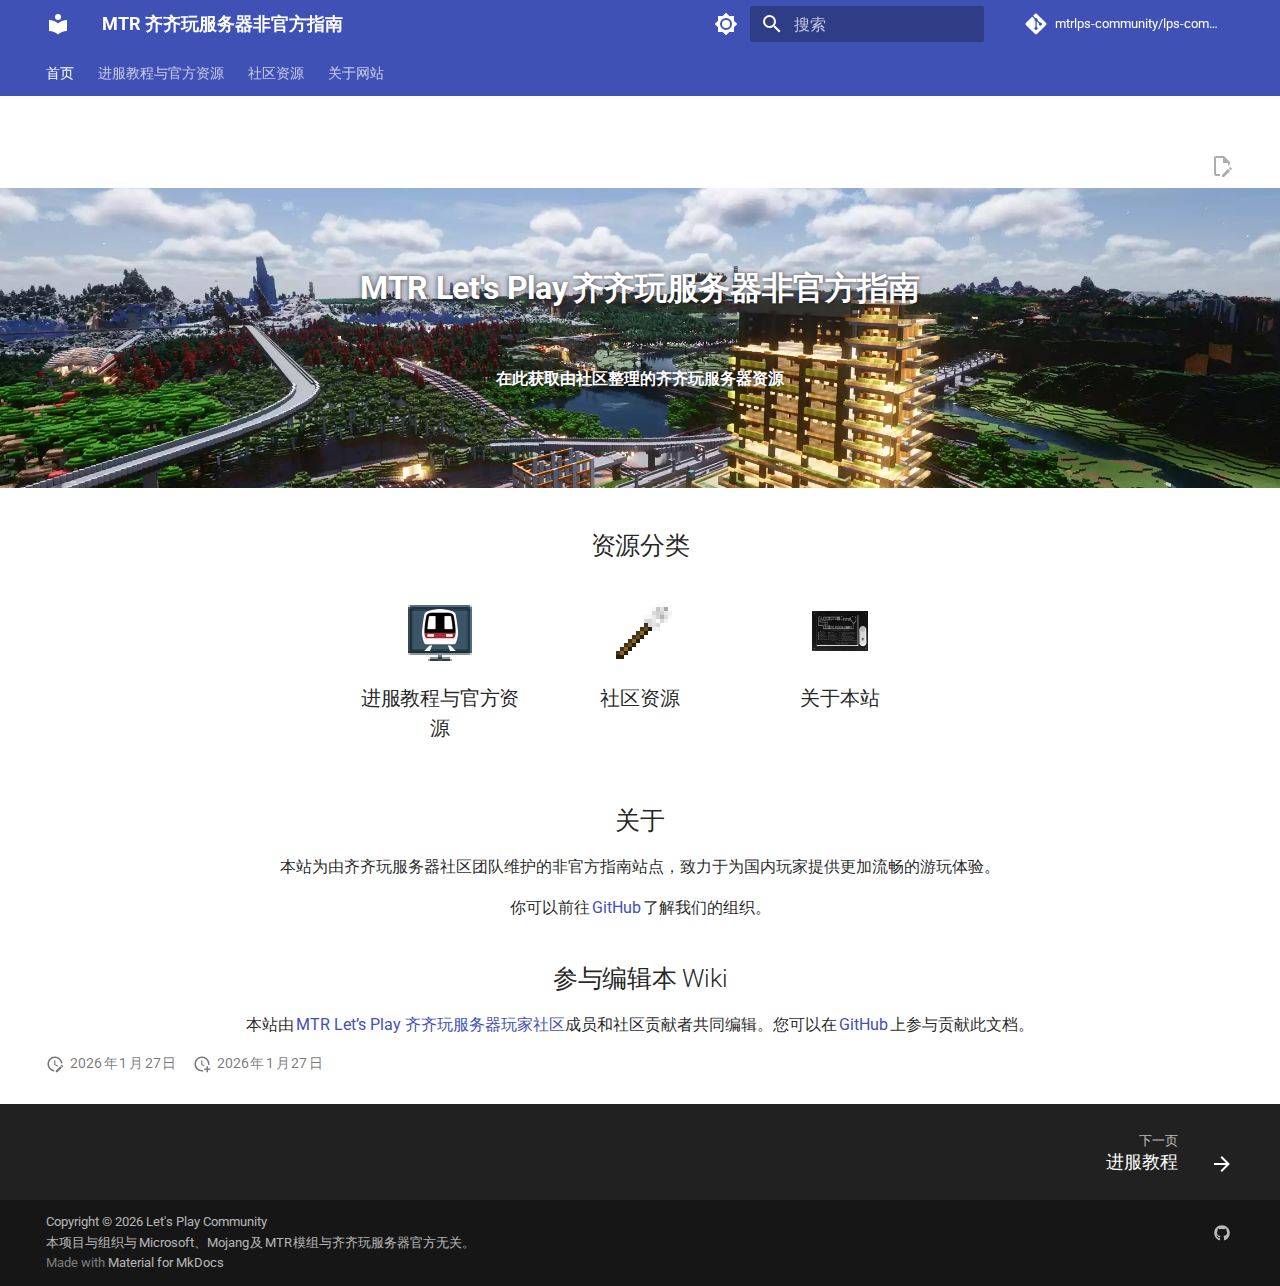
<file: index.html>
<!doctype html>
<html lang="zh" class="no-js">
  <head>
    
      <meta charset="utf-8">
      <meta name="viewport" content="width=device-width,initial-scale=1">
      
        <meta name="description" content="在此获取由社区整理的齐齐玩服务器资源">
      
      
        <meta name="author" content="LPS Community Team">
      
      
        <link rel="canonical" href="https://www.lpsguide.cn/">
      
      
      
        <link rel="next" href="tutorial/">
      
      
        
      
      
      <link rel="icon" href="assets/images/favicon.png">
      <meta name="generator" content="mkdocs-1.6.1, mkdocs-material-9.7.1">
    
    
      
        <title>MTR 齐齐玩服务器非官方指南 - MTR 齐齐玩服务器非官方指南</title>
      
    
    
      <link rel="stylesheet" href="assets/stylesheets/main.484c7ddc.min.css">
      
        
        <link rel="stylesheet" href="assets/stylesheets/palette.ab4e12ef.min.css">
      
      


    
    
      
    
    
      
        
        
        <link rel="preconnect" href="https://fonts.gstatic.com" crossorigin>
        <link rel="stylesheet" href="https://fonts.googleapis.com/css?family=Roboto:300,300i,400,400i,700,700i%7CRoboto+Mono:400,400i,700,700i&display=fallback">
        <style>:root{--md-text-font:"Roboto";--md-code-font:"Roboto Mono"}</style>
      
    
    
      <link rel="stylesheet" href="assets/stylesheets/global.css">
    
    <script>__md_scope=new URL(".",location),__md_hash=e=>[...e].reduce(((e,_)=>(e<<5)-e+_.charCodeAt(0)),0),__md_get=(e,_=localStorage,t=__md_scope)=>JSON.parse(_.getItem(t.pathname+"."+e)),__md_set=(e,_,t=localStorage,a=__md_scope)=>{try{t.setItem(a.pathname+"."+e,JSON.stringify(_))}catch(e){}}</script>
    
      

    
    
  </head>
  
  
    
    
      
    
    
    
    
    <body dir="ltr" data-md-color-scheme="default" data-md-color-primary="indigo" data-md-color-accent="indigo">
  
    
    <input class="md-toggle" data-md-toggle="drawer" type="checkbox" id="__drawer" autocomplete="off">
    <input class="md-toggle" data-md-toggle="search" type="checkbox" id="__search" autocomplete="off">
    <label class="md-overlay" for="__drawer"></label>
    <div data-md-component="skip">
      
    </div>
    <div data-md-component="announce">
      
    </div>
    
    
      

<header class="md-header" data-md-component="header">
  <nav class="md-header__inner md-grid" aria-label="页眉">
    <a href="." title="MTR 齐齐玩服务器非官方指南" class="md-header__button md-logo" aria-label="MTR 齐齐玩服务器非官方指南" data-md-component="logo">
      
  
  <svg xmlns="http://www.w3.org/2000/svg" viewBox="0 0 24 24"><path d="M12 8a3 3 0 0 0 3-3 3 3 0 0 0-3-3 3 3 0 0 0-3 3 3 3 0 0 0 3 3m0 3.54C9.64 9.35 6.5 8 3 8v11c3.5 0 6.64 1.35 9 3.54 2.36-2.19 5.5-3.54 9-3.54V8c-3.5 0-6.64 1.35-9 3.54"/></svg>

    </a>
    <label class="md-header__button md-icon" for="__drawer">
      
      <svg xmlns="http://www.w3.org/2000/svg" viewBox="0 0 24 24"><path d="M3 6h18v2H3zm0 5h18v2H3zm0 5h18v2H3z"/></svg>
    </label>
    <div class="md-header__title" data-md-component="header-title">
      <div class="md-header__ellipsis">
        <div class="md-header__topic">
          <span class="md-ellipsis">
            MTR 齐齐玩服务器非官方指南
          </span>
        </div>
        <div class="md-header__topic" data-md-component="header-topic">
          <span class="md-ellipsis">
            
              MTR 齐齐玩服务器非官方指南
            
          </span>
        </div>
      </div>
    </div>
    
      
        <form class="md-header__option" data-md-component="palette">
  
    
    
    
    <input class="md-option" data-md-color-media="" data-md-color-scheme="default" data-md-color-primary="indigo" data-md-color-accent="indigo"  aria-label="切换到深色模式"  type="radio" name="__palette" id="__palette_0">
    
      <label class="md-header__button md-icon" title="切换到深色模式" for="__palette_1" hidden>
        <svg xmlns="http://www.w3.org/2000/svg" viewBox="0 0 24 24"><path d="M12 8a4 4 0 0 0-4 4 4 4 0 0 0 4 4 4 4 0 0 0 4-4 4 4 0 0 0-4-4m0 10a6 6 0 0 1-6-6 6 6 0 0 1 6-6 6 6 0 0 1 6 6 6 6 0 0 1-6 6m8-9.31V4h-4.69L12 .69 8.69 4H4v4.69L.69 12 4 15.31V20h4.69L12 23.31 15.31 20H20v-4.69L23.31 12z"/></svg>
      </label>
    
  
    
    
    
    <input class="md-option" data-md-color-media="" data-md-color-scheme="slate" data-md-color-primary="indigo" data-md-color-accent="indigo"  aria-label="切换到浅色模式"  type="radio" name="__palette" id="__palette_1">
    
      <label class="md-header__button md-icon" title="切换到浅色模式" for="__palette_0" hidden>
        <svg xmlns="http://www.w3.org/2000/svg" viewBox="0 0 24 24"><path d="M12 18c-.89 0-1.74-.2-2.5-.55C11.56 16.5 13 14.42 13 12s-1.44-4.5-3.5-5.45C10.26 6.2 11.11 6 12 6a6 6 0 0 1 6 6 6 6 0 0 1-6 6m8-9.31V4h-4.69L12 .69 8.69 4H4v4.69L.69 12 4 15.31V20h4.69L12 23.31 15.31 20H20v-4.69L23.31 12z"/></svg>
      </label>
    
  
</form>
      
    
    
      <script>var palette=__md_get("__palette");if(palette&&palette.color){if("(prefers-color-scheme)"===palette.color.media){var media=matchMedia("(prefers-color-scheme: light)"),input=document.querySelector(media.matches?"[data-md-color-media='(prefers-color-scheme: light)']":"[data-md-color-media='(prefers-color-scheme: dark)']");palette.color.media=input.getAttribute("data-md-color-media"),palette.color.scheme=input.getAttribute("data-md-color-scheme"),palette.color.primary=input.getAttribute("data-md-color-primary"),palette.color.accent=input.getAttribute("data-md-color-accent")}for(var[key,value]of Object.entries(palette.color))document.body.setAttribute("data-md-color-"+key,value)}</script>
    
    
    
      
      
        <label class="md-header__button md-icon" for="__search">
          
          <svg xmlns="http://www.w3.org/2000/svg" viewBox="0 0 24 24"><path d="M9.5 3A6.5 6.5 0 0 1 16 9.5c0 1.61-.59 3.09-1.56 4.23l.27.27h.79l5 5-1.5 1.5-5-5v-.79l-.27-.27A6.52 6.52 0 0 1 9.5 16 6.5 6.5 0 0 1 3 9.5 6.5 6.5 0 0 1 9.5 3m0 2C7 5 5 7 5 9.5S7 14 9.5 14 14 12 14 9.5 12 5 9.5 5"/></svg>
        </label>
        <div class="md-search" data-md-component="search" role="dialog">
  <label class="md-search__overlay" for="__search"></label>
  <div class="md-search__inner" role="search">
    <form class="md-search__form" name="search">
      <input type="text" class="md-search__input" name="query" aria-label="搜索" placeholder="搜索" autocapitalize="off" autocorrect="off" autocomplete="off" spellcheck="false" data-md-component="search-query" required>
      <label class="md-search__icon md-icon" for="__search">
        
        <svg xmlns="http://www.w3.org/2000/svg" viewBox="0 0 24 24"><path d="M9.5 3A6.5 6.5 0 0 1 16 9.5c0 1.61-.59 3.09-1.56 4.23l.27.27h.79l5 5-1.5 1.5-5-5v-.79l-.27-.27A6.52 6.52 0 0 1 9.5 16 6.5 6.5 0 0 1 3 9.5 6.5 6.5 0 0 1 9.5 3m0 2C7 5 5 7 5 9.5S7 14 9.5 14 14 12 14 9.5 12 5 9.5 5"/></svg>
        
        <svg xmlns="http://www.w3.org/2000/svg" viewBox="0 0 24 24"><path d="M20 11v2H8l5.5 5.5-1.42 1.42L4.16 12l7.92-7.92L13.5 5.5 8 11z"/></svg>
      </label>
      <nav class="md-search__options" aria-label="查找">
        
        <button type="reset" class="md-search__icon md-icon" title="清空当前内容" aria-label="清空当前内容" tabindex="-1">
          
          <svg xmlns="http://www.w3.org/2000/svg" viewBox="0 0 24 24"><path d="M19 6.41 17.59 5 12 10.59 6.41 5 5 6.41 10.59 12 5 17.59 6.41 19 12 13.41 17.59 19 19 17.59 13.41 12z"/></svg>
        </button>
      </nav>
      
        <div class="md-search__suggest" data-md-component="search-suggest"></div>
      
    </form>
    <div class="md-search__output">
      <div class="md-search__scrollwrap" tabindex="0" data-md-scrollfix>
        <div class="md-search-result" data-md-component="search-result">
          <div class="md-search-result__meta">
            正在初始化搜索引擎
          </div>
          <ol class="md-search-result__list" role="presentation"></ol>
        </div>
      </div>
    </div>
  </div>
</div>
      
    
    
      <div class="md-header__source">
        <a href="https://github.com/mtrlps-community/lps-community-guide" title="前往仓库" class="md-source" data-md-component="source">
  <div class="md-source__icon md-icon">
    
    <svg xmlns="http://www.w3.org/2000/svg" viewBox="0 0 448 512"><!--! Font Awesome Free 7.1.0 by @fontawesome - https://fontawesome.com License - https://fontawesome.com/license/free (Icons: CC BY 4.0, Fonts: SIL OFL 1.1, Code: MIT License) Copyright 2025 Fonticons, Inc.--><path d="M439.6 236.1 244 40.5c-5.4-5.5-12.8-8.5-20.4-8.5s-15 3-20.4 8.4L162.5 81l51.5 51.5c27.1-9.1 52.7 16.8 43.4 43.7l49.7 49.7c34.2-11.8 61.2 31 35.5 56.7-26.5 26.5-70.2-2.9-56-37.3L240.3 199v121.9c25.3 12.5 22.3 41.8 9.1 55-6.4 6.4-15.2 10.1-24.3 10.1s-17.8-3.6-24.3-10.1c-17.6-17.6-11.1-46.9 11.2-56v-123c-20.8-8.5-24.6-30.7-18.6-45L142.6 101 8.5 235.1C3 240.6 0 247.9 0 255.5s3 15 8.5 20.4l195.6 195.7c5.4 5.4 12.7 8.4 20.4 8.4s15-3 20.4-8.4l194.7-194.7c5.4-5.4 8.4-12.8 8.4-20.4s-3-15-8.4-20.4"/></svg>
  </div>
  <div class="md-source__repository">
    mtrlps-community/lps-community-guide
  </div>
</a>
      </div>
    
  </nav>
  
</header>
    
    <div class="md-container" data-md-component="container">
      
      
        
          
            
<nav class="md-tabs" aria-label="标签" data-md-component="tabs">
  <div class="md-grid">
    <ul class="md-tabs__list">
      
        
  
  
  
    
  
  
    <li class="md-tabs__item md-tabs__item--active">
      <a href="." class="md-tabs__link">
        
  
  
    
  
  首页

      </a>
    </li>
  

      
        
  
  
  
  
    
    
      <li class="md-tabs__item">
        <a href="tutorial/" class="md-tabs__link">
          
  
  
  进服教程与官方资源

        </a>
      </li>
    
  

      
        
  
  
  
  
    
    
      <li class="md-tabs__item">
        <a href="community/downloads/" class="md-tabs__link">
          
  
  
  社区资源

        </a>
      </li>
    
  

      
        
  
  
  
  
    
    
      <li class="md-tabs__item">
        <a href="about/" class="md-tabs__link">
          
  
  
  关于网站

        </a>
      </li>
    
  

      
    </ul>
  </div>
</nav>
          
        
      
      <main class="md-main" data-md-component="main">
        <div class="md-main__inner md-grid">
          
            
              
                
              
              <div class="md-sidebar md-sidebar--primary" data-md-component="sidebar" data-md-type="navigation" hidden>
                <div class="md-sidebar__scrollwrap">
                  <div class="md-sidebar__inner">
                    


  


<nav class="md-nav md-nav--primary md-nav--lifted" aria-label="导航栏" data-md-level="0">
  <label class="md-nav__title" for="__drawer">
    <a href="." title="MTR 齐齐玩服务器非官方指南" class="md-nav__button md-logo" aria-label="MTR 齐齐玩服务器非官方指南" data-md-component="logo">
      
  
  <svg xmlns="http://www.w3.org/2000/svg" viewBox="0 0 24 24"><path d="M12 8a3 3 0 0 0 3-3 3 3 0 0 0-3-3 3 3 0 0 0-3 3 3 3 0 0 0 3 3m0 3.54C9.64 9.35 6.5 8 3 8v11c3.5 0 6.64 1.35 9 3.54 2.36-2.19 5.5-3.54 9-3.54V8c-3.5 0-6.64 1.35-9 3.54"/></svg>

    </a>
    MTR 齐齐玩服务器非官方指南
  </label>
  
    <div class="md-nav__source">
      <a href="https://github.com/mtrlps-community/lps-community-guide" title="前往仓库" class="md-source" data-md-component="source">
  <div class="md-source__icon md-icon">
    
    <svg xmlns="http://www.w3.org/2000/svg" viewBox="0 0 448 512"><!--! Font Awesome Free 7.1.0 by @fontawesome - https://fontawesome.com License - https://fontawesome.com/license/free (Icons: CC BY 4.0, Fonts: SIL OFL 1.1, Code: MIT License) Copyright 2025 Fonticons, Inc.--><path d="M439.6 236.1 244 40.5c-5.4-5.5-12.8-8.5-20.4-8.5s-15 3-20.4 8.4L162.5 81l51.5 51.5c27.1-9.1 52.7 16.8 43.4 43.7l49.7 49.7c34.2-11.8 61.2 31 35.5 56.7-26.5 26.5-70.2-2.9-56-37.3L240.3 199v121.9c25.3 12.5 22.3 41.8 9.1 55-6.4 6.4-15.2 10.1-24.3 10.1s-17.8-3.6-24.3-10.1c-17.6-17.6-11.1-46.9 11.2-56v-123c-20.8-8.5-24.6-30.7-18.6-45L142.6 101 8.5 235.1C3 240.6 0 247.9 0 255.5s3 15 8.5 20.4l195.6 195.7c5.4 5.4 12.7 8.4 20.4 8.4s15-3 20.4-8.4l194.7-194.7c5.4-5.4 8.4-12.8 8.4-20.4s-3-15-8.4-20.4"/></svg>
  </div>
  <div class="md-source__repository">
    mtrlps-community/lps-community-guide
  </div>
</a>
    </div>
  
  <ul class="md-nav__list" data-md-scrollfix>
    
      
      
  
  
    
  
  
  
    <li class="md-nav__item md-nav__item--active">
      
      <input class="md-nav__toggle md-toggle" type="checkbox" id="__toc">
      
      
      
      <a href="." class="md-nav__link md-nav__link--active">
        
  
  
  <span class="md-ellipsis">
    
  
    首页
  

    
  </span>
  
  

      </a>
      
    </li>
  

    
      
      
  
  
  
  
    
    
    
    
      
      
        
      
    
    
    <li class="md-nav__item md-nav__item--nested">
      
        
        
        <input class="md-nav__toggle md-toggle " type="checkbox" id="__nav_2" >
        
          
          <label class="md-nav__link" for="__nav_2" id="__nav_2_label" tabindex="0">
            
  
  
  <span class="md-ellipsis">
    
  
    进服教程与官方资源
  

    
  </span>
  
  

            <span class="md-nav__icon md-icon"></span>
          </label>
        
        <nav class="md-nav" data-md-level="1" aria-labelledby="__nav_2_label" aria-expanded="false">
          <label class="md-nav__title" for="__nav_2">
            <span class="md-nav__icon md-icon"></span>
            
  
    进服教程与官方资源
  

          </label>
          <ul class="md-nav__list" data-md-scrollfix>
            
              
                
  
  
  
  
    <li class="md-nav__item">
      <a href="tutorial/" class="md-nav__link">
        
  
  
  <span class="md-ellipsis">
    
  
    进服教程
  

    
  </span>
  
  

      </a>
    </li>
  

              
            
              
                
  
  
  
  
    <li class="md-nav__item">
      <a href="official/websites/" class="md-nav__link">
        
  
  
  <span class="md-ellipsis">
    
  
    官方Wiki、线路图与世界地图
  

    
  </span>
  
  

      </a>
    </li>
  

              
            
              
                
  
  
  
  
    <li class="md-nav__item">
      <a href="official/discord/" class="md-nav__link">
        
  
  
  <span class="md-ellipsis">
    
  
    Discord
  

    
  </span>
  
  

      </a>
    </li>
  

              
            
          </ul>
        </nav>
      
    </li>
  

    
      
      
  
  
  
  
    
    
    
    
      
      
        
      
    
    
    <li class="md-nav__item md-nav__item--nested">
      
        
        
        <input class="md-nav__toggle md-toggle " type="checkbox" id="__nav_3" >
        
          
          <label class="md-nav__link" for="__nav_3" id="__nav_3_label" tabindex="0">
            
  
  
  <span class="md-ellipsis">
    
  
    社区资源
  

    
  </span>
  
  

            <span class="md-nav__icon md-icon"></span>
          </label>
        
        <nav class="md-nav" data-md-level="1" aria-labelledby="__nav_3_label" aria-expanded="false">
          <label class="md-nav__title" for="__nav_3">
            <span class="md-nav__icon md-icon"></span>
            
  
    社区资源
  

          </label>
          <ul class="md-nav__list" data-md-scrollfix>
            
              
                
  
  
  
  
    <li class="md-nav__item">
      <a href="community/downloads/" class="md-nav__link">
        
  
  
  <span class="md-ellipsis">
    
  
    网盘资源与线路图
  

    
  </span>
  
  

      </a>
    </li>
  

              
            
              
                
  
  
  
  
    <li class="md-nav__item">
      <a href="community/qq-group/" class="md-nav__link">
        
  
  
  <span class="md-ellipsis">
    
  
    QQ 群聊
  

    
  </span>
  
  

      </a>
    </li>
  

              
            
          </ul>
        </nav>
      
    </li>
  

    
      
      
  
  
  
  
    
    
    
    
      
      
        
      
    
    
    <li class="md-nav__item md-nav__item--nested">
      
        
        
        <input class="md-nav__toggle md-toggle " type="checkbox" id="__nav_4" >
        
          
          <label class="md-nav__link" for="__nav_4" id="__nav_4_label" tabindex="0">
            
  
  
  <span class="md-ellipsis">
    
  
    关于网站
  

    
  </span>
  
  

            <span class="md-nav__icon md-icon"></span>
          </label>
        
        <nav class="md-nav" data-md-level="1" aria-labelledby="__nav_4_label" aria-expanded="false">
          <label class="md-nav__title" for="__nav_4">
            <span class="md-nav__icon md-icon"></span>
            
  
    关于网站
  

          </label>
          <ul class="md-nav__list" data-md-scrollfix>
            
              
                
  
  
  
  
    <li class="md-nav__item">
      <a href="about/" class="md-nav__link">
        
  
  
  <span class="md-ellipsis">
    
  
    关于我们
  

    
  </span>
  
  

      </a>
    </li>
  

              
            
              
                
  
  
  
  
    <li class="md-nav__item">
      <a href="about/sponsorship/" class="md-nav__link">
        
  
  
  <span class="md-ellipsis">
    
  
    赞助
  

    
  </span>
  
  

      </a>
    </li>
  

              
            
          </ul>
        </nav>
      
    </li>
  

    
  </ul>
</nav>
                  </div>
                </div>
              </div>
            
            
              
                
              
              <div class="md-sidebar md-sidebar--secondary" data-md-component="sidebar" data-md-type="toc" hidden>
                <div class="md-sidebar__scrollwrap">
                  <div class="md-sidebar__inner">
                    

<nav class="md-nav md-nav--secondary" aria-label="目录">
  
  
  
  
</nav>
                  </div>
                </div>
              </div>
            
          
          
            <div class="md-content" data-md-component="content">
              
              <article class="md-content__inner md-typeset">
                
                  
  



  
    <a href="https://github.com/mtrlps-community/lps-community-guide/edit/main/docs/index.md" title="编辑此页" class="md-content__button md-icon" rel="edit">
      
      <svg xmlns="http://www.w3.org/2000/svg" viewBox="0 0 24 24"><path d="M10 20H6V4h7v5h5v3.1l2-2V8l-6-6H6c-1.1 0-2 .9-2 2v16c0 1.1.9 2 2 2h4zm10.2-7c.1 0 .3.1.4.2l1.3 1.3c.2.2.2.6 0 .8l-1 1-2.1-2.1 1-1c.1-.1.2-.2.4-.2m0 3.9L14.1 23H12v-2.1l6.1-6.1z"/></svg>
    </a>
  
  


<div class="headerBackground">
    <div class="image"></div>
    <h1>MTR Let's Play齐齐玩服务器非官方指南</h1>
    <p>在此获取由社区整理的齐齐玩服务器资源</p>
</div>

<center>
<h2>资源分类</h2>
<div class="productsTable">
    <a class="product" href="/tutorial">
        <img src="/assets/official-icon.png" alt="official info" />
        <h3>进服教程与官方资源</h3>
    </a>
    <a class="product" href="/community/downloads">
        <img src="/assets/community-icon.png" alt="community info" />
        <h3>社区资源</h3>
    </a>
    <a class="product" href="/about">
        <img src="/assets/about-page-icon.png" alt="about us" />
        <h3>关于本站</h3>
    </a>
</div>
<h2>关于</h2>
<p>本站为由齐齐玩服务器社区团队维护的非官方指南站点，致力于为国内玩家提供更加流畅的游玩体验。</p>
<p>你可以前往<a href="https://github.com/mtrlps-community">GitHub</a>了解我们的组织。</p>
<h2>参与编辑本 Wiki</h2>
<p>本站由<a href="https://github.com/mtrlps-community">MTR Let’s Play 齐齐玩服务器玩家社区</a>成员和社区贡献者共同编辑。您可以在<a href="https://github.com/mtrlps-community/lps-community-guide">GitHub</a>上参与贡献此文档。</p>
</center>

<style>
    :root {
        text-autospace: normal;
    }
    code, pre {
        text-autospace: no-autospace;
    }

    .headerBackground {
        position: relative;
        width: 120%;
        height: 300px;
        display: flex;
        flex-direction: column;
        align-items: center;
        justify-content: center;
        margin: -50px -10% 20px -10%;
    }
    .headerBackground .image {
        position: absolute;
        top: 0;
        left: 0;
        width: 100%;
        height: 100%;
        background-color: var(--md-default-bg-color);
        background-image: url(/assets/index-thumbnail.webp);
        background-size: cover;
        background-position: center;
        background-repeat: no-repeat;
        z-index: -1;
    }
    body[data-md-color-media="(prefers-color-scheme: dark)"] .headerBackground .image {
        filter: brightness(0.7);
    }
    .headerBackground h1,
    .headerBackground p {
        position: relative;
        z-index: 1;
        text-align: center;
        text-shadow: 0 0 5px rgba(0, 0, 0, 0.7);
        font-weight: bold !important;
        color: #fff !important;
    }
    .productsTable {
        display: flex;
        flex-direction: row;
        flex-wrap: wrap;
        justify-content: center;
    }
    .product {
        width: 200px;
        display: flex;
        flex-direction: column;
        align-items: center;
        padding: 1rem;
        border-radius: 0.2rem;
        color: var(--md-default-fg-color) !important;
    }
    .product:hover,
    .product:focus-visible {
        background-color: var(--md-default-fg-color--lightest);
    }
    .product img {
        width: 64px;
        height: 64px;
        border-radius: 8px;
    }
    .product h3 {
        margin-top: 1rem;
        margin-bottom: 0;
    }
</style>







  
    
  
  
    
  


  <aside class="md-source-file">
    
      
  <span class="md-source-file__fact">
    <span class="md-icon" title="最后更新">
      <svg xmlns="http://www.w3.org/2000/svg" viewBox="0 0 24 24"><path d="M21 13.1c-.1 0-.3.1-.4.2l-1 1 2.1 2.1 1-1c.2-.2.2-.6 0-.8l-1.3-1.3c-.1-.1-.2-.2-.4-.2m-1.9 1.8-6.1 6V23h2.1l6.1-6.1zM12.5 7v5.2l4 2.4-1 1L11 13V7zM11 21.9c-5.1-.5-9-4.8-9-9.9C2 6.5 6.5 2 12 2c5.3 0 9.6 4.1 10 9.3-.3-.1-.6-.2-1-.2s-.7.1-1 .2C19.6 7.2 16.2 4 12 4c-4.4 0-8 3.6-8 8 0 4.1 3.1 7.5 7.1 7.9l-.1.2z"/></svg>
    </span>
    <span class="git-revision-date-localized-plugin git-revision-date-localized-plugin-date" title="2026年1月27日 17:19:51 UTC">2026年1月27日</span>
  </span>

    
    
      
  <span class="md-source-file__fact">
    <span class="md-icon" title="创建日期">
      <svg xmlns="http://www.w3.org/2000/svg" viewBox="0 0 24 24"><path d="M14.47 15.08 11 13V7h1.5v5.25l3.08 1.83c-.41.28-.79.62-1.11 1m-1.39 4.84c-.36.05-.71.08-1.08.08-4.42 0-8-3.58-8-8s3.58-8 8-8 8 3.58 8 8c0 .37-.03.72-.08 1.08.69.1 1.33.32 1.92.64.1-.56.16-1.13.16-1.72 0-5.5-4.5-10-10-10S2 6.5 2 12s4.47 10 10 10c.59 0 1.16-.06 1.72-.16-.32-.59-.54-1.23-.64-1.92M18 15v3h-3v2h3v3h2v-3h3v-2h-3v-3z"/></svg>
    </span>
    <span class="git-revision-date-localized-plugin git-revision-date-localized-plugin-date" title="2026年1月27日 17:19:51 UTC">2026年1月27日</span>
  </span>

    
    
    
  </aside>



  



                
              </article>
            </div>
          
          
<script>var target=document.getElementById(location.hash.slice(1));target&&target.name&&(target.checked=target.name.startsWith("__tabbed_"))</script>
        </div>
        
          <button type="button" class="md-top md-icon" data-md-component="top" hidden>
  
  <svg xmlns="http://www.w3.org/2000/svg" viewBox="0 0 24 24"><path d="M13 20h-2V8l-5.5 5.5-1.42-1.42L12 4.16l7.92 7.92-1.42 1.42L13 8z"/></svg>
  回到页面顶部
</button>
        
      </main>
      
        <footer class="md-footer">
  
    
      
        
      
      <nav class="md-footer__inner md-grid" aria-label="页脚" >
        
        
          
          <a href="tutorial/" class="md-footer__link md-footer__link--next" aria-label="下一页: 进服教程">
            <div class="md-footer__title">
              <span class="md-footer__direction">
                下一页
              </span>
              <div class="md-ellipsis">
                进服教程
              </div>
            </div>
            <div class="md-footer__button md-icon">
              
              <svg xmlns="http://www.w3.org/2000/svg" viewBox="0 0 24 24"><path d="M4 11v2h12l-5.5 5.5 1.42 1.42L19.84 12l-7.92-7.92L10.5 5.5 16 11z"/></svg>
            </div>
          </a>
        
      </nav>
    
  
  <div class="md-footer-meta md-typeset">
    <div class="md-footer-meta__inner md-grid">
      <div class="md-copyright">
  
    <div class="md-copyright__highlight">
      Copyright &copy; 2026 Let's Play Community<br>本项目与组织与Microsoft、Mojang及MTR模组与齐齐玩服务器官方无关。
    </div>
  
  
    Made with
    <a href="https://squidfunk.github.io/mkdocs-material/" target="_blank" rel="noopener">
      Material for MkDocs
    </a>
  
</div>
      
        
<div class="md-social">
  
    
    
    
    
    <a href="https://github.com/mtrlps-community" target="_blank" rel="noopener" title="GitHub" class="md-social__link">
      <svg xmlns="http://www.w3.org/2000/svg" viewBox="0 0 512 512"><!--! Font Awesome Free 7.1.0 by @fontawesome - https://fontawesome.com License - https://fontawesome.com/license/free (Icons: CC BY 4.0, Fonts: SIL OFL 1.1, Code: MIT License) Copyright 2025 Fonticons, Inc.--><path d="M173.9 397.4c0 2-2.3 3.6-5.2 3.6-3.3.3-5.6-1.3-5.6-3.6 0-2 2.3-3.6 5.2-3.6 3-.3 5.6 1.3 5.6 3.6m-31.1-4.5c-.7 2 1.3 4.3 4.3 4.9 2.6 1 5.6 0 6.2-2s-1.3-4.3-4.3-5.2c-2.6-.7-5.5.3-6.2 2.3m44.2-1.7c-2.9.7-4.9 2.6-4.6 4.9.3 2 2.9 3.3 5.9 2.6 2.9-.7 4.9-2.6 4.6-4.6-.3-1.9-3-3.2-5.9-2.9M252.8 8C114.1 8 8 113.3 8 252c0 110.9 69.8 205.8 169.5 239.2 12.8 2.3 17.3-5.6 17.3-12.1 0-6.2-.3-40.4-.3-61.4 0 0-70 15-84.7-29.8 0 0-11.4-29.1-27.8-36.6 0 0-22.9-15.7 1.6-15.4 0 0 24.9 2 38.6 25.8 21.9 38.6 58.6 27.5 72.9 20.9 2.3-16 8.8-27.1 16-33.7-55.9-6.2-112.3-14.3-112.3-110.5 0-27.5 7.6-41.3 23.6-58.9-2.6-6.5-11.1-33.3 2.6-67.9 20.9-6.5 69 27 69 27 20-5.6 41.5-8.5 62.8-8.5s42.8 2.9 62.8 8.5c0 0 48.1-33.6 69-27 13.7 34.7 5.2 61.4 2.6 67.9 16 17.7 25.8 31.5 25.8 58.9 0 96.5-58.9 104.2-114.8 110.5 9.2 7.9 17 22.9 17 46.4 0 33.7-.3 75.4-.3 83.6 0 6.5 4.6 14.4 17.3 12.1C436.2 457.8 504 362.9 504 252 504 113.3 391.5 8 252.8 8M105.2 352.9c-1.3 1-1 3.3.7 5.2 1.6 1.6 3.9 2.3 5.2 1 1.3-1 1-3.3-.7-5.2-1.6-1.6-3.9-2.3-5.2-1m-10.8-8.1c-.7 1.3.3 2.9 2.3 3.9 1.6 1 3.6.7 4.3-.7.7-1.3-.3-2.9-2.3-3.9-2-.6-3.6-.3-4.3.7m32.4 35.6c-1.6 1.3-1 4.3 1.3 6.2 2.3 2.3 5.2 2.6 6.5 1 1.3-1.3.7-4.3-1.3-6.2-2.2-2.3-5.2-2.6-6.5-1m-11.4-14.7c-1.6 1-1.6 3.6 0 5.9s4.3 3.3 5.6 2.3c1.6-1.3 1.6-3.9 0-6.2-1.4-2.3-4-3.3-5.6-2"/></svg>
    </a>
  
</div>
      
    </div>
  </div>
</footer>
      
    </div>
    <div class="md-dialog" data-md-component="dialog">
      <div class="md-dialog__inner md-typeset"></div>
    </div>
    
    
    
      
      
      <script id="__config" type="application/json">{"annotate": null, "base": ".", "features": ["navigation.tabs", "navigation.sections", "navigation.top", "search.suggest", "search.highlight", "content.code.annotate", "content.action.edit", "navigation.footer"], "search": "assets/javascripts/workers/search.2c215733.min.js", "tags": null, "translations": {"clipboard.copied": "\u5df2\u590d\u5236", "clipboard.copy": "\u590d\u5236", "search.result.more.one": "\u5728\u8be5\u9875\u4e0a\u8fd8\u6709 1 \u4e2a\u7b26\u5408\u6761\u4ef6\u7684\u7ed3\u679c", "search.result.more.other": "\u5728\u8be5\u9875\u4e0a\u8fd8\u6709 # \u4e2a\u7b26\u5408\u6761\u4ef6\u7684\u7ed3\u679c", "search.result.none": "\u6ca1\u6709\u627e\u5230\u7b26\u5408\u6761\u4ef6\u7684\u7ed3\u679c", "search.result.one": "\u627e\u5230 1 \u4e2a\u7b26\u5408\u6761\u4ef6\u7684\u7ed3\u679c", "search.result.other": "# \u4e2a\u7b26\u5408\u6761\u4ef6\u7684\u7ed3\u679c", "search.result.placeholder": "\u952e\u5165\u4ee5\u5f00\u59cb\u641c\u7d22", "search.result.term.missing": "\u7f3a\u5c11", "select.version": "\u9009\u62e9\u5f53\u524d\u7248\u672c"}, "version": null}</script>
    
    
      <script src="assets/javascripts/bundle.79ae519e.min.js"></script>
      
        <script src="assets/umami.js"></script>
      
    
  </body>
</html>
</file>
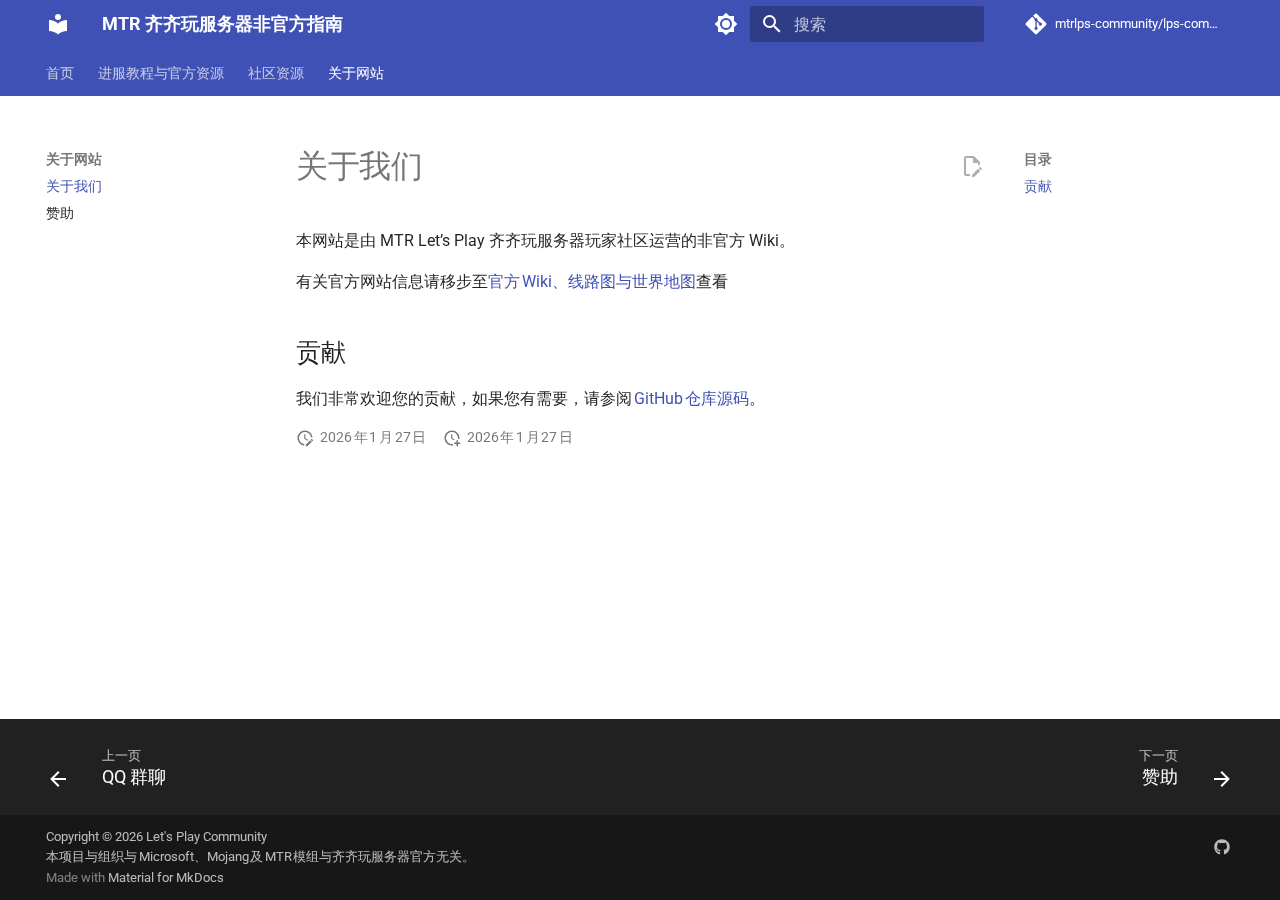
<file: about/index.html>
<!doctype html>
<html lang="zh" class="no-js">
  <head>
    
      <meta charset="utf-8">
      <meta name="viewport" content="width=device-width,initial-scale=1">
      
        <meta name="description" content="在这里了解我们的项目和组织">
      
      
        <meta name="author" content="LPS Community Team">
      
      
        <link rel="canonical" href="https://www.lpsguide.cn/about/">
      
      
        <link rel="prev" href="../community/qq-group/">
      
      
        <link rel="next" href="sponsorship/">
      
      
        
      
      
      <link rel="icon" href="../assets/images/favicon.png">
      <meta name="generator" content="mkdocs-1.6.1, mkdocs-material-9.7.1">
    
    
      
        <title>关于我们 - MTR 齐齐玩服务器非官方指南</title>
      
    
    
      <link rel="stylesheet" href="../assets/stylesheets/main.484c7ddc.min.css">
      
        
        <link rel="stylesheet" href="../assets/stylesheets/palette.ab4e12ef.min.css">
      
      


    
    
      
    
    
      
        
        
        <link rel="preconnect" href="https://fonts.gstatic.com" crossorigin>
        <link rel="stylesheet" href="https://fonts.googleapis.com/css?family=Roboto:300,300i,400,400i,700,700i%7CRoboto+Mono:400,400i,700,700i&display=fallback">
        <style>:root{--md-text-font:"Roboto";--md-code-font:"Roboto Mono"}</style>
      
    
    
      <link rel="stylesheet" href="../assets/stylesheets/global.css">
    
    <script>__md_scope=new URL("..",location),__md_hash=e=>[...e].reduce(((e,_)=>(e<<5)-e+_.charCodeAt(0)),0),__md_get=(e,_=localStorage,t=__md_scope)=>JSON.parse(_.getItem(t.pathname+"."+e)),__md_set=(e,_,t=localStorage,a=__md_scope)=>{try{t.setItem(a.pathname+"."+e,JSON.stringify(_))}catch(e){}}</script>
    
      

    
    
  </head>
  
  
    
    
      
    
    
    
    
    <body dir="ltr" data-md-color-scheme="default" data-md-color-primary="indigo" data-md-color-accent="indigo">
  
    
    <input class="md-toggle" data-md-toggle="drawer" type="checkbox" id="__drawer" autocomplete="off">
    <input class="md-toggle" data-md-toggle="search" type="checkbox" id="__search" autocomplete="off">
    <label class="md-overlay" for="__drawer"></label>
    <div data-md-component="skip">
      
        
        <a href="#_1" class="md-skip">
          跳转至
        </a>
      
    </div>
    <div data-md-component="announce">
      
    </div>
    
    
      

<header class="md-header" data-md-component="header">
  <nav class="md-header__inner md-grid" aria-label="页眉">
    <a href=".." title="MTR 齐齐玩服务器非官方指南" class="md-header__button md-logo" aria-label="MTR 齐齐玩服务器非官方指南" data-md-component="logo">
      
  
  <svg xmlns="http://www.w3.org/2000/svg" viewBox="0 0 24 24"><path d="M12 8a3 3 0 0 0 3-3 3 3 0 0 0-3-3 3 3 0 0 0-3 3 3 3 0 0 0 3 3m0 3.54C9.64 9.35 6.5 8 3 8v11c3.5 0 6.64 1.35 9 3.54 2.36-2.19 5.5-3.54 9-3.54V8c-3.5 0-6.64 1.35-9 3.54"/></svg>

    </a>
    <label class="md-header__button md-icon" for="__drawer">
      
      <svg xmlns="http://www.w3.org/2000/svg" viewBox="0 0 24 24"><path d="M3 6h18v2H3zm0 5h18v2H3zm0 5h18v2H3z"/></svg>
    </label>
    <div class="md-header__title" data-md-component="header-title">
      <div class="md-header__ellipsis">
        <div class="md-header__topic">
          <span class="md-ellipsis">
            MTR 齐齐玩服务器非官方指南
          </span>
        </div>
        <div class="md-header__topic" data-md-component="header-topic">
          <span class="md-ellipsis">
            
              关于我们
            
          </span>
        </div>
      </div>
    </div>
    
      
        <form class="md-header__option" data-md-component="palette">
  
    
    
    
    <input class="md-option" data-md-color-media="" data-md-color-scheme="default" data-md-color-primary="indigo" data-md-color-accent="indigo"  aria-label="切换到深色模式"  type="radio" name="__palette" id="__palette_0">
    
      <label class="md-header__button md-icon" title="切换到深色模式" for="__palette_1" hidden>
        <svg xmlns="http://www.w3.org/2000/svg" viewBox="0 0 24 24"><path d="M12 8a4 4 0 0 0-4 4 4 4 0 0 0 4 4 4 4 0 0 0 4-4 4 4 0 0 0-4-4m0 10a6 6 0 0 1-6-6 6 6 0 0 1 6-6 6 6 0 0 1 6 6 6 6 0 0 1-6 6m8-9.31V4h-4.69L12 .69 8.69 4H4v4.69L.69 12 4 15.31V20h4.69L12 23.31 15.31 20H20v-4.69L23.31 12z"/></svg>
      </label>
    
  
    
    
    
    <input class="md-option" data-md-color-media="" data-md-color-scheme="slate" data-md-color-primary="indigo" data-md-color-accent="indigo"  aria-label="切换到浅色模式"  type="radio" name="__palette" id="__palette_1">
    
      <label class="md-header__button md-icon" title="切换到浅色模式" for="__palette_0" hidden>
        <svg xmlns="http://www.w3.org/2000/svg" viewBox="0 0 24 24"><path d="M12 18c-.89 0-1.74-.2-2.5-.55C11.56 16.5 13 14.42 13 12s-1.44-4.5-3.5-5.45C10.26 6.2 11.11 6 12 6a6 6 0 0 1 6 6 6 6 0 0 1-6 6m8-9.31V4h-4.69L12 .69 8.69 4H4v4.69L.69 12 4 15.31V20h4.69L12 23.31 15.31 20H20v-4.69L23.31 12z"/></svg>
      </label>
    
  
</form>
      
    
    
      <script>var palette=__md_get("__palette");if(palette&&palette.color){if("(prefers-color-scheme)"===palette.color.media){var media=matchMedia("(prefers-color-scheme: light)"),input=document.querySelector(media.matches?"[data-md-color-media='(prefers-color-scheme: light)']":"[data-md-color-media='(prefers-color-scheme: dark)']");palette.color.media=input.getAttribute("data-md-color-media"),palette.color.scheme=input.getAttribute("data-md-color-scheme"),palette.color.primary=input.getAttribute("data-md-color-primary"),palette.color.accent=input.getAttribute("data-md-color-accent")}for(var[key,value]of Object.entries(palette.color))document.body.setAttribute("data-md-color-"+key,value)}</script>
    
    
    
      
      
        <label class="md-header__button md-icon" for="__search">
          
          <svg xmlns="http://www.w3.org/2000/svg" viewBox="0 0 24 24"><path d="M9.5 3A6.5 6.5 0 0 1 16 9.5c0 1.61-.59 3.09-1.56 4.23l.27.27h.79l5 5-1.5 1.5-5-5v-.79l-.27-.27A6.52 6.52 0 0 1 9.5 16 6.5 6.5 0 0 1 3 9.5 6.5 6.5 0 0 1 9.5 3m0 2C7 5 5 7 5 9.5S7 14 9.5 14 14 12 14 9.5 12 5 9.5 5"/></svg>
        </label>
        <div class="md-search" data-md-component="search" role="dialog">
  <label class="md-search__overlay" for="__search"></label>
  <div class="md-search__inner" role="search">
    <form class="md-search__form" name="search">
      <input type="text" class="md-search__input" name="query" aria-label="搜索" placeholder="搜索" autocapitalize="off" autocorrect="off" autocomplete="off" spellcheck="false" data-md-component="search-query" required>
      <label class="md-search__icon md-icon" for="__search">
        
        <svg xmlns="http://www.w3.org/2000/svg" viewBox="0 0 24 24"><path d="M9.5 3A6.5 6.5 0 0 1 16 9.5c0 1.61-.59 3.09-1.56 4.23l.27.27h.79l5 5-1.5 1.5-5-5v-.79l-.27-.27A6.52 6.52 0 0 1 9.5 16 6.5 6.5 0 0 1 3 9.5 6.5 6.5 0 0 1 9.5 3m0 2C7 5 5 7 5 9.5S7 14 9.5 14 14 12 14 9.5 12 5 9.5 5"/></svg>
        
        <svg xmlns="http://www.w3.org/2000/svg" viewBox="0 0 24 24"><path d="M20 11v2H8l5.5 5.5-1.42 1.42L4.16 12l7.92-7.92L13.5 5.5 8 11z"/></svg>
      </label>
      <nav class="md-search__options" aria-label="查找">
        
        <button type="reset" class="md-search__icon md-icon" title="清空当前内容" aria-label="清空当前内容" tabindex="-1">
          
          <svg xmlns="http://www.w3.org/2000/svg" viewBox="0 0 24 24"><path d="M19 6.41 17.59 5 12 10.59 6.41 5 5 6.41 10.59 12 5 17.59 6.41 19 12 13.41 17.59 19 19 17.59 13.41 12z"/></svg>
        </button>
      </nav>
      
        <div class="md-search__suggest" data-md-component="search-suggest"></div>
      
    </form>
    <div class="md-search__output">
      <div class="md-search__scrollwrap" tabindex="0" data-md-scrollfix>
        <div class="md-search-result" data-md-component="search-result">
          <div class="md-search-result__meta">
            正在初始化搜索引擎
          </div>
          <ol class="md-search-result__list" role="presentation"></ol>
        </div>
      </div>
    </div>
  </div>
</div>
      
    
    
      <div class="md-header__source">
        <a href="https://github.com/mtrlps-community/lps-community-guide" title="前往仓库" class="md-source" data-md-component="source">
  <div class="md-source__icon md-icon">
    
    <svg xmlns="http://www.w3.org/2000/svg" viewBox="0 0 448 512"><!--! Font Awesome Free 7.1.0 by @fontawesome - https://fontawesome.com License - https://fontawesome.com/license/free (Icons: CC BY 4.0, Fonts: SIL OFL 1.1, Code: MIT License) Copyright 2025 Fonticons, Inc.--><path d="M439.6 236.1 244 40.5c-5.4-5.5-12.8-8.5-20.4-8.5s-15 3-20.4 8.4L162.5 81l51.5 51.5c27.1-9.1 52.7 16.8 43.4 43.7l49.7 49.7c34.2-11.8 61.2 31 35.5 56.7-26.5 26.5-70.2-2.9-56-37.3L240.3 199v121.9c25.3 12.5 22.3 41.8 9.1 55-6.4 6.4-15.2 10.1-24.3 10.1s-17.8-3.6-24.3-10.1c-17.6-17.6-11.1-46.9 11.2-56v-123c-20.8-8.5-24.6-30.7-18.6-45L142.6 101 8.5 235.1C3 240.6 0 247.9 0 255.5s3 15 8.5 20.4l195.6 195.7c5.4 5.4 12.7 8.4 20.4 8.4s15-3 20.4-8.4l194.7-194.7c5.4-5.4 8.4-12.8 8.4-20.4s-3-15-8.4-20.4"/></svg>
  </div>
  <div class="md-source__repository">
    mtrlps-community/lps-community-guide
  </div>
</a>
      </div>
    
  </nav>
  
</header>
    
    <div class="md-container" data-md-component="container">
      
      
        
          
            
<nav class="md-tabs" aria-label="标签" data-md-component="tabs">
  <div class="md-grid">
    <ul class="md-tabs__list">
      
        
  
  
  
  
    <li class="md-tabs__item">
      <a href=".." class="md-tabs__link">
        
  
  
    
  
  首页

      </a>
    </li>
  

      
        
  
  
  
  
    
    
      <li class="md-tabs__item">
        <a href="../tutorial/" class="md-tabs__link">
          
  
  
  进服教程与官方资源

        </a>
      </li>
    
  

      
        
  
  
  
  
    
    
      <li class="md-tabs__item">
        <a href="../community/downloads/" class="md-tabs__link">
          
  
  
  社区资源

        </a>
      </li>
    
  

      
        
  
  
  
    
  
  
    
    
      <li class="md-tabs__item md-tabs__item--active">
        <a href="./" class="md-tabs__link">
          
  
  
  关于网站

        </a>
      </li>
    
  

      
    </ul>
  </div>
</nav>
          
        
      
      <main class="md-main" data-md-component="main">
        <div class="md-main__inner md-grid">
          
            
              
              <div class="md-sidebar md-sidebar--primary" data-md-component="sidebar" data-md-type="navigation" >
                <div class="md-sidebar__scrollwrap">
                  <div class="md-sidebar__inner">
                    


  


<nav class="md-nav md-nav--primary md-nav--lifted" aria-label="导航栏" data-md-level="0">
  <label class="md-nav__title" for="__drawer">
    <a href=".." title="MTR 齐齐玩服务器非官方指南" class="md-nav__button md-logo" aria-label="MTR 齐齐玩服务器非官方指南" data-md-component="logo">
      
  
  <svg xmlns="http://www.w3.org/2000/svg" viewBox="0 0 24 24"><path d="M12 8a3 3 0 0 0 3-3 3 3 0 0 0-3-3 3 3 0 0 0-3 3 3 3 0 0 0 3 3m0 3.54C9.64 9.35 6.5 8 3 8v11c3.5 0 6.64 1.35 9 3.54 2.36-2.19 5.5-3.54 9-3.54V8c-3.5 0-6.64 1.35-9 3.54"/></svg>

    </a>
    MTR 齐齐玩服务器非官方指南
  </label>
  
    <div class="md-nav__source">
      <a href="https://github.com/mtrlps-community/lps-community-guide" title="前往仓库" class="md-source" data-md-component="source">
  <div class="md-source__icon md-icon">
    
    <svg xmlns="http://www.w3.org/2000/svg" viewBox="0 0 448 512"><!--! Font Awesome Free 7.1.0 by @fontawesome - https://fontawesome.com License - https://fontawesome.com/license/free (Icons: CC BY 4.0, Fonts: SIL OFL 1.1, Code: MIT License) Copyright 2025 Fonticons, Inc.--><path d="M439.6 236.1 244 40.5c-5.4-5.5-12.8-8.5-20.4-8.5s-15 3-20.4 8.4L162.5 81l51.5 51.5c27.1-9.1 52.7 16.8 43.4 43.7l49.7 49.7c34.2-11.8 61.2 31 35.5 56.7-26.5 26.5-70.2-2.9-56-37.3L240.3 199v121.9c25.3 12.5 22.3 41.8 9.1 55-6.4 6.4-15.2 10.1-24.3 10.1s-17.8-3.6-24.3-10.1c-17.6-17.6-11.1-46.9 11.2-56v-123c-20.8-8.5-24.6-30.7-18.6-45L142.6 101 8.5 235.1C3 240.6 0 247.9 0 255.5s3 15 8.5 20.4l195.6 195.7c5.4 5.4 12.7 8.4 20.4 8.4s15-3 20.4-8.4l194.7-194.7c5.4-5.4 8.4-12.8 8.4-20.4s-3-15-8.4-20.4"/></svg>
  </div>
  <div class="md-source__repository">
    mtrlps-community/lps-community-guide
  </div>
</a>
    </div>
  
  <ul class="md-nav__list" data-md-scrollfix>
    
      
      
  
  
  
  
    <li class="md-nav__item">
      <a href=".." class="md-nav__link">
        
  
  
  <span class="md-ellipsis">
    
  
    首页
  

    
  </span>
  
  

      </a>
    </li>
  

    
      
      
  
  
  
  
    
    
    
    
      
      
        
      
    
    
    <li class="md-nav__item md-nav__item--nested">
      
        
        
        <input class="md-nav__toggle md-toggle " type="checkbox" id="__nav_2" >
        
          
          <label class="md-nav__link" for="__nav_2" id="__nav_2_label" tabindex="0">
            
  
  
  <span class="md-ellipsis">
    
  
    进服教程与官方资源
  

    
  </span>
  
  

            <span class="md-nav__icon md-icon"></span>
          </label>
        
        <nav class="md-nav" data-md-level="1" aria-labelledby="__nav_2_label" aria-expanded="false">
          <label class="md-nav__title" for="__nav_2">
            <span class="md-nav__icon md-icon"></span>
            
  
    进服教程与官方资源
  

          </label>
          <ul class="md-nav__list" data-md-scrollfix>
            
              
                
  
  
  
  
    <li class="md-nav__item">
      <a href="../tutorial/" class="md-nav__link">
        
  
  
  <span class="md-ellipsis">
    
  
    进服教程
  

    
  </span>
  
  

      </a>
    </li>
  

              
            
              
                
  
  
  
  
    <li class="md-nav__item">
      <a href="../official/websites/" class="md-nav__link">
        
  
  
  <span class="md-ellipsis">
    
  
    官方Wiki、线路图与世界地图
  

    
  </span>
  
  

      </a>
    </li>
  

              
            
              
                
  
  
  
  
    <li class="md-nav__item">
      <a href="../official/discord/" class="md-nav__link">
        
  
  
  <span class="md-ellipsis">
    
  
    Discord
  

    
  </span>
  
  

      </a>
    </li>
  

              
            
          </ul>
        </nav>
      
    </li>
  

    
      
      
  
  
  
  
    
    
    
    
      
      
        
      
    
    
    <li class="md-nav__item md-nav__item--nested">
      
        
        
        <input class="md-nav__toggle md-toggle " type="checkbox" id="__nav_3" >
        
          
          <label class="md-nav__link" for="__nav_3" id="__nav_3_label" tabindex="0">
            
  
  
  <span class="md-ellipsis">
    
  
    社区资源
  

    
  </span>
  
  

            <span class="md-nav__icon md-icon"></span>
          </label>
        
        <nav class="md-nav" data-md-level="1" aria-labelledby="__nav_3_label" aria-expanded="false">
          <label class="md-nav__title" for="__nav_3">
            <span class="md-nav__icon md-icon"></span>
            
  
    社区资源
  

          </label>
          <ul class="md-nav__list" data-md-scrollfix>
            
              
                
  
  
  
  
    <li class="md-nav__item">
      <a href="../community/downloads/" class="md-nav__link">
        
  
  
  <span class="md-ellipsis">
    
  
    网盘资源与线路图
  

    
  </span>
  
  

      </a>
    </li>
  

              
            
              
                
  
  
  
  
    <li class="md-nav__item">
      <a href="../community/qq-group/" class="md-nav__link">
        
  
  
  <span class="md-ellipsis">
    
  
    QQ 群聊
  

    
  </span>
  
  

      </a>
    </li>
  

              
            
          </ul>
        </nav>
      
    </li>
  

    
      
      
  
  
    
  
  
  
    
    
    
    
      
        
        
      
      
        
      
    
    
    <li class="md-nav__item md-nav__item--active md-nav__item--section md-nav__item--nested">
      
        
        
        <input class="md-nav__toggle md-toggle " type="checkbox" id="__nav_4" checked>
        
          
          <label class="md-nav__link" for="__nav_4" id="__nav_4_label" tabindex="">
            
  
  
  <span class="md-ellipsis">
    
  
    关于网站
  

    
  </span>
  
  

            <span class="md-nav__icon md-icon"></span>
          </label>
        
        <nav class="md-nav" data-md-level="1" aria-labelledby="__nav_4_label" aria-expanded="true">
          <label class="md-nav__title" for="__nav_4">
            <span class="md-nav__icon md-icon"></span>
            
  
    关于网站
  

          </label>
          <ul class="md-nav__list" data-md-scrollfix>
            
              
                
  
  
    
  
  
  
    <li class="md-nav__item md-nav__item--active">
      
      <input class="md-nav__toggle md-toggle" type="checkbox" id="__toc">
      
      
      
        <label class="md-nav__link md-nav__link--active" for="__toc">
          
  
  
  <span class="md-ellipsis">
    
  
    关于我们
  

    
  </span>
  
  

          <span class="md-nav__icon md-icon"></span>
        </label>
      
      <a href="./" class="md-nav__link md-nav__link--active">
        
  
  
  <span class="md-ellipsis">
    
  
    关于我们
  

    
  </span>
  
  

      </a>
      
        

<nav class="md-nav md-nav--secondary" aria-label="目录">
  
  
  
  
    <label class="md-nav__title" for="__toc">
      <span class="md-nav__icon md-icon"></span>
      目录
    </label>
    <ul class="md-nav__list" data-md-component="toc" data-md-scrollfix>
      
        <li class="md-nav__item">
  <a href="#_1" class="md-nav__link">
    <span class="md-ellipsis">
      
        贡献
      
    </span>
  </a>
  
</li>
      
    </ul>
  
</nav>
      
    </li>
  

              
            
              
                
  
  
  
  
    <li class="md-nav__item">
      <a href="sponsorship/" class="md-nav__link">
        
  
  
  <span class="md-ellipsis">
    
  
    赞助
  

    
  </span>
  
  

      </a>
    </li>
  

              
            
          </ul>
        </nav>
      
    </li>
  

    
  </ul>
</nav>
                  </div>
                </div>
              </div>
            
            
              
              <div class="md-sidebar md-sidebar--secondary" data-md-component="sidebar" data-md-type="toc" >
                <div class="md-sidebar__scrollwrap">
                  <div class="md-sidebar__inner">
                    

<nav class="md-nav md-nav--secondary" aria-label="目录">
  
  
  
  
    <label class="md-nav__title" for="__toc">
      <span class="md-nav__icon md-icon"></span>
      目录
    </label>
    <ul class="md-nav__list" data-md-component="toc" data-md-scrollfix>
      
        <li class="md-nav__item">
  <a href="#_1" class="md-nav__link">
    <span class="md-ellipsis">
      
        贡献
      
    </span>
  </a>
  
</li>
      
    </ul>
  
</nav>
                  </div>
                </div>
              </div>
            
          
          
            <div class="md-content" data-md-component="content">
              
              <article class="md-content__inner md-typeset">
                
                  


  
    <a href="https://github.com/mtrlps-community/lps-community-guide/edit/main/docs/about/index.md" title="编辑此页" class="md-content__button md-icon" rel="edit">
      
      <svg xmlns="http://www.w3.org/2000/svg" viewBox="0 0 24 24"><path d="M10 20H6V4h7v5h5v3.1l2-2V8l-6-6H6c-1.1 0-2 .9-2 2v16c0 1.1.9 2 2 2h4zm10.2-7c.1 0 .3.1.4.2l1.3 1.3c.2.2.2.6 0 .8l-1 1-2.1-2.1 1-1c.1-.1.2-.2.4-.2m0 3.9L14.1 23H12v-2.1l6.1-6.1z"/></svg>
    </a>
  
  


  <h1>关于我们</h1>

<p>本网站是由 MTR Let’s Play 齐齐玩服务器玩家社区运营的非官方 Wiki。</p>
<p>有关官方网站信息请移步至<a href="/official/websites/">官方Wiki、线路图与世界地图</a>查看</p>
<h2 id="_1">贡献<a class="headerlink" href="#_1" title="Permanent link">&para;</a></h2>
<p>我们非常欢迎您的贡献，如果您有需要，请参阅<a href="https://github.com/mtrlps-community/lps-community-guide">GitHub仓库源码</a>。</p>







  
    
  
  
    
  


  <aside class="md-source-file">
    
      
  <span class="md-source-file__fact">
    <span class="md-icon" title="最后更新">
      <svg xmlns="http://www.w3.org/2000/svg" viewBox="0 0 24 24"><path d="M21 13.1c-.1 0-.3.1-.4.2l-1 1 2.1 2.1 1-1c.2-.2.2-.6 0-.8l-1.3-1.3c-.1-.1-.2-.2-.4-.2m-1.9 1.8-6.1 6V23h2.1l6.1-6.1zM12.5 7v5.2l4 2.4-1 1L11 13V7zM11 21.9c-5.1-.5-9-4.8-9-9.9C2 6.5 6.5 2 12 2c5.3 0 9.6 4.1 10 9.3-.3-.1-.6-.2-1-.2s-.7.1-1 .2C19.6 7.2 16.2 4 12 4c-4.4 0-8 3.6-8 8 0 4.1 3.1 7.5 7.1 7.9l-.1.2z"/></svg>
    </span>
    <span class="git-revision-date-localized-plugin git-revision-date-localized-plugin-date" title="2026年1月27日 17:19:51 UTC">2026年1月27日</span>
  </span>

    
    
      
  <span class="md-source-file__fact">
    <span class="md-icon" title="创建日期">
      <svg xmlns="http://www.w3.org/2000/svg" viewBox="0 0 24 24"><path d="M14.47 15.08 11 13V7h1.5v5.25l3.08 1.83c-.41.28-.79.62-1.11 1m-1.39 4.84c-.36.05-.71.08-1.08.08-4.42 0-8-3.58-8-8s3.58-8 8-8 8 3.58 8 8c0 .37-.03.72-.08 1.08.69.1 1.33.32 1.92.64.1-.56.16-1.13.16-1.72 0-5.5-4.5-10-10-10S2 6.5 2 12s4.47 10 10 10c.59 0 1.16-.06 1.72-.16-.32-.59-.54-1.23-.64-1.92M18 15v3h-3v2h3v3h2v-3h3v-2h-3v-3z"/></svg>
    </span>
    <span class="git-revision-date-localized-plugin git-revision-date-localized-plugin-date" title="2026年1月27日 17:19:51 UTC">2026年1月27日</span>
  </span>

    
    
    
  </aside>





                
              </article>
            </div>
          
          
<script>var target=document.getElementById(location.hash.slice(1));target&&target.name&&(target.checked=target.name.startsWith("__tabbed_"))</script>
        </div>
        
          <button type="button" class="md-top md-icon" data-md-component="top" hidden>
  
  <svg xmlns="http://www.w3.org/2000/svg" viewBox="0 0 24 24"><path d="M13 20h-2V8l-5.5 5.5-1.42-1.42L12 4.16l7.92 7.92-1.42 1.42L13 8z"/></svg>
  回到页面顶部
</button>
        
      </main>
      
        <footer class="md-footer">
  
    
      
      <nav class="md-footer__inner md-grid" aria-label="页脚" >
        
          
          <a href="../community/qq-group/" class="md-footer__link md-footer__link--prev" aria-label="上一页: QQ 群聊">
            <div class="md-footer__button md-icon">
              
              <svg xmlns="http://www.w3.org/2000/svg" viewBox="0 0 24 24"><path d="M20 11v2H8l5.5 5.5-1.42 1.42L4.16 12l7.92-7.92L13.5 5.5 8 11z"/></svg>
            </div>
            <div class="md-footer__title">
              <span class="md-footer__direction">
                上一页
              </span>
              <div class="md-ellipsis">
                QQ 群聊
              </div>
            </div>
          </a>
        
        
          
          <a href="sponsorship/" class="md-footer__link md-footer__link--next" aria-label="下一页: 赞助">
            <div class="md-footer__title">
              <span class="md-footer__direction">
                下一页
              </span>
              <div class="md-ellipsis">
                赞助
              </div>
            </div>
            <div class="md-footer__button md-icon">
              
              <svg xmlns="http://www.w3.org/2000/svg" viewBox="0 0 24 24"><path d="M4 11v2h12l-5.5 5.5 1.42 1.42L19.84 12l-7.92-7.92L10.5 5.5 16 11z"/></svg>
            </div>
          </a>
        
      </nav>
    
  
  <div class="md-footer-meta md-typeset">
    <div class="md-footer-meta__inner md-grid">
      <div class="md-copyright">
  
    <div class="md-copyright__highlight">
      Copyright &copy; 2026 Let's Play Community<br>本项目与组织与Microsoft、Mojang及MTR模组与齐齐玩服务器官方无关。
    </div>
  
  
    Made with
    <a href="https://squidfunk.github.io/mkdocs-material/" target="_blank" rel="noopener">
      Material for MkDocs
    </a>
  
</div>
      
        
<div class="md-social">
  
    
    
    
    
    <a href="https://github.com/mtrlps-community" target="_blank" rel="noopener" title="GitHub" class="md-social__link">
      <svg xmlns="http://www.w3.org/2000/svg" viewBox="0 0 512 512"><!--! Font Awesome Free 7.1.0 by @fontawesome - https://fontawesome.com License - https://fontawesome.com/license/free (Icons: CC BY 4.0, Fonts: SIL OFL 1.1, Code: MIT License) Copyright 2025 Fonticons, Inc.--><path d="M173.9 397.4c0 2-2.3 3.6-5.2 3.6-3.3.3-5.6-1.3-5.6-3.6 0-2 2.3-3.6 5.2-3.6 3-.3 5.6 1.3 5.6 3.6m-31.1-4.5c-.7 2 1.3 4.3 4.3 4.9 2.6 1 5.6 0 6.2-2s-1.3-4.3-4.3-5.2c-2.6-.7-5.5.3-6.2 2.3m44.2-1.7c-2.9.7-4.9 2.6-4.6 4.9.3 2 2.9 3.3 5.9 2.6 2.9-.7 4.9-2.6 4.6-4.6-.3-1.9-3-3.2-5.9-2.9M252.8 8C114.1 8 8 113.3 8 252c0 110.9 69.8 205.8 169.5 239.2 12.8 2.3 17.3-5.6 17.3-12.1 0-6.2-.3-40.4-.3-61.4 0 0-70 15-84.7-29.8 0 0-11.4-29.1-27.8-36.6 0 0-22.9-15.7 1.6-15.4 0 0 24.9 2 38.6 25.8 21.9 38.6 58.6 27.5 72.9 20.9 2.3-16 8.8-27.1 16-33.7-55.9-6.2-112.3-14.3-112.3-110.5 0-27.5 7.6-41.3 23.6-58.9-2.6-6.5-11.1-33.3 2.6-67.9 20.9-6.5 69 27 69 27 20-5.6 41.5-8.5 62.8-8.5s42.8 2.9 62.8 8.5c0 0 48.1-33.6 69-27 13.7 34.7 5.2 61.4 2.6 67.9 16 17.7 25.8 31.5 25.8 58.9 0 96.5-58.9 104.2-114.8 110.5 9.2 7.9 17 22.9 17 46.4 0 33.7-.3 75.4-.3 83.6 0 6.5 4.6 14.4 17.3 12.1C436.2 457.8 504 362.9 504 252 504 113.3 391.5 8 252.8 8M105.2 352.9c-1.3 1-1 3.3.7 5.2 1.6 1.6 3.9 2.3 5.2 1 1.3-1 1-3.3-.7-5.2-1.6-1.6-3.9-2.3-5.2-1m-10.8-8.1c-.7 1.3.3 2.9 2.3 3.9 1.6 1 3.6.7 4.3-.7.7-1.3-.3-2.9-2.3-3.9-2-.6-3.6-.3-4.3.7m32.4 35.6c-1.6 1.3-1 4.3 1.3 6.2 2.3 2.3 5.2 2.6 6.5 1 1.3-1.3.7-4.3-1.3-6.2-2.2-2.3-5.2-2.6-6.5-1m-11.4-14.7c-1.6 1-1.6 3.6 0 5.9s4.3 3.3 5.6 2.3c1.6-1.3 1.6-3.9 0-6.2-1.4-2.3-4-3.3-5.6-2"/></svg>
    </a>
  
</div>
      
    </div>
  </div>
</footer>
      
    </div>
    <div class="md-dialog" data-md-component="dialog">
      <div class="md-dialog__inner md-typeset"></div>
    </div>
    
    
    
      
      
      <script id="__config" type="application/json">{"annotate": null, "base": "..", "features": ["navigation.tabs", "navigation.sections", "navigation.top", "search.suggest", "search.highlight", "content.code.annotate", "content.action.edit", "navigation.footer"], "search": "../assets/javascripts/workers/search.2c215733.min.js", "tags": null, "translations": {"clipboard.copied": "\u5df2\u590d\u5236", "clipboard.copy": "\u590d\u5236", "search.result.more.one": "\u5728\u8be5\u9875\u4e0a\u8fd8\u6709 1 \u4e2a\u7b26\u5408\u6761\u4ef6\u7684\u7ed3\u679c", "search.result.more.other": "\u5728\u8be5\u9875\u4e0a\u8fd8\u6709 # \u4e2a\u7b26\u5408\u6761\u4ef6\u7684\u7ed3\u679c", "search.result.none": "\u6ca1\u6709\u627e\u5230\u7b26\u5408\u6761\u4ef6\u7684\u7ed3\u679c", "search.result.one": "\u627e\u5230 1 \u4e2a\u7b26\u5408\u6761\u4ef6\u7684\u7ed3\u679c", "search.result.other": "# \u4e2a\u7b26\u5408\u6761\u4ef6\u7684\u7ed3\u679c", "search.result.placeholder": "\u952e\u5165\u4ee5\u5f00\u59cb\u641c\u7d22", "search.result.term.missing": "\u7f3a\u5c11", "select.version": "\u9009\u62e9\u5f53\u524d\u7248\u672c"}, "version": null}</script>
    
    
      <script src="../assets/javascripts/bundle.79ae519e.min.js"></script>
      
        <script src="../assets/umami.js"></script>
      
    
  </body>
</html>
</file>
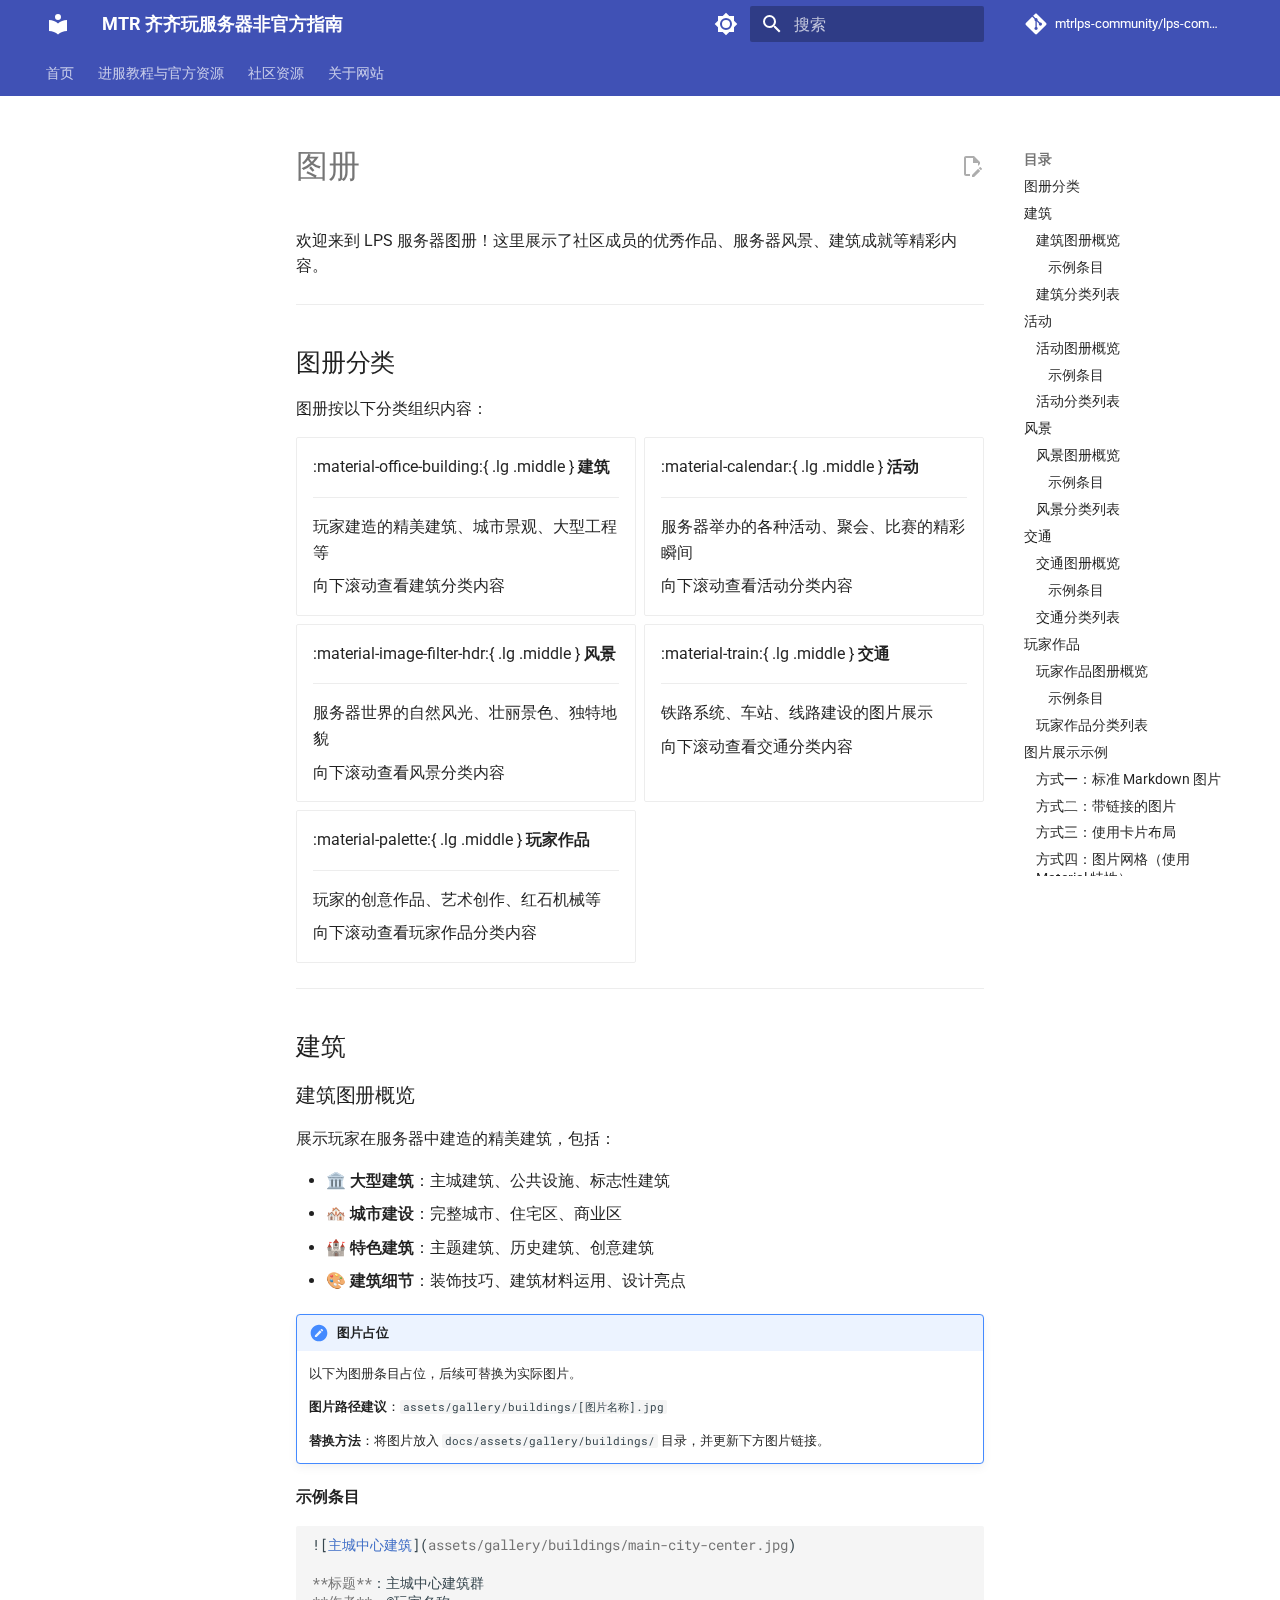
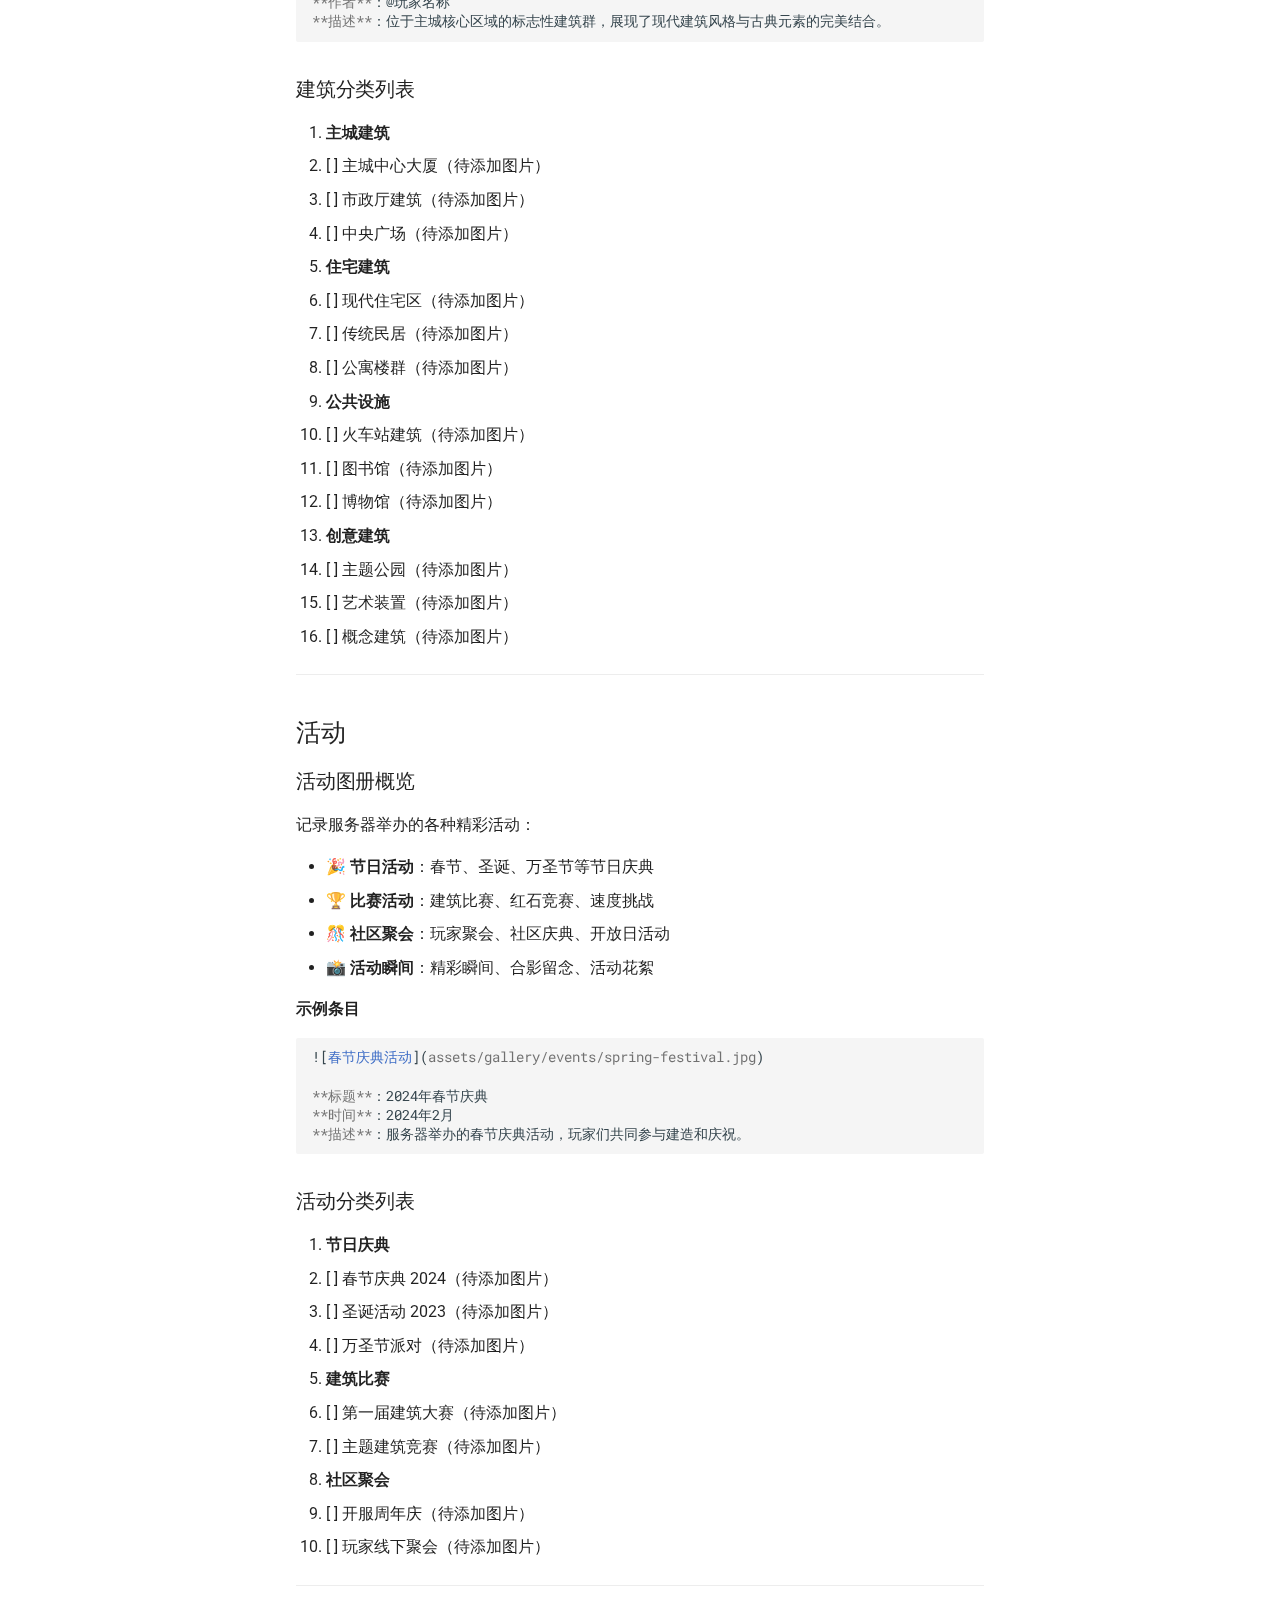
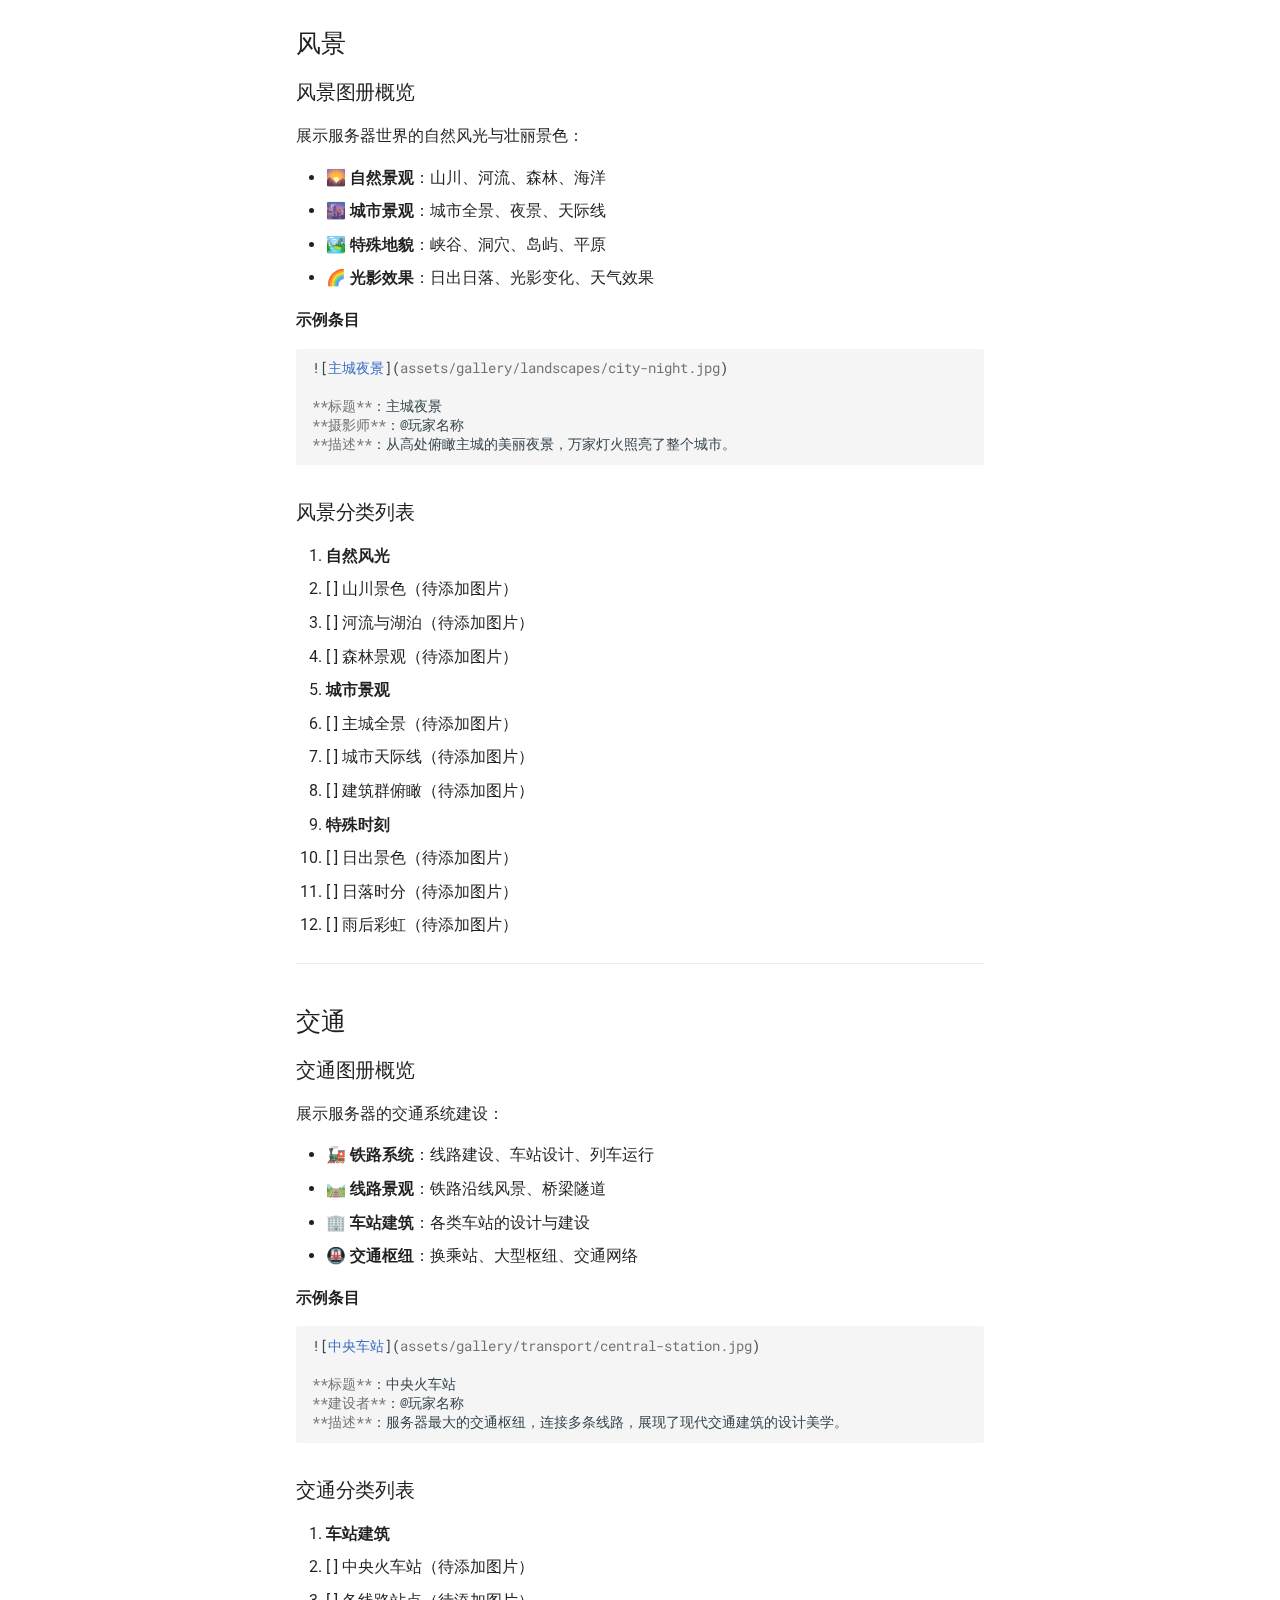
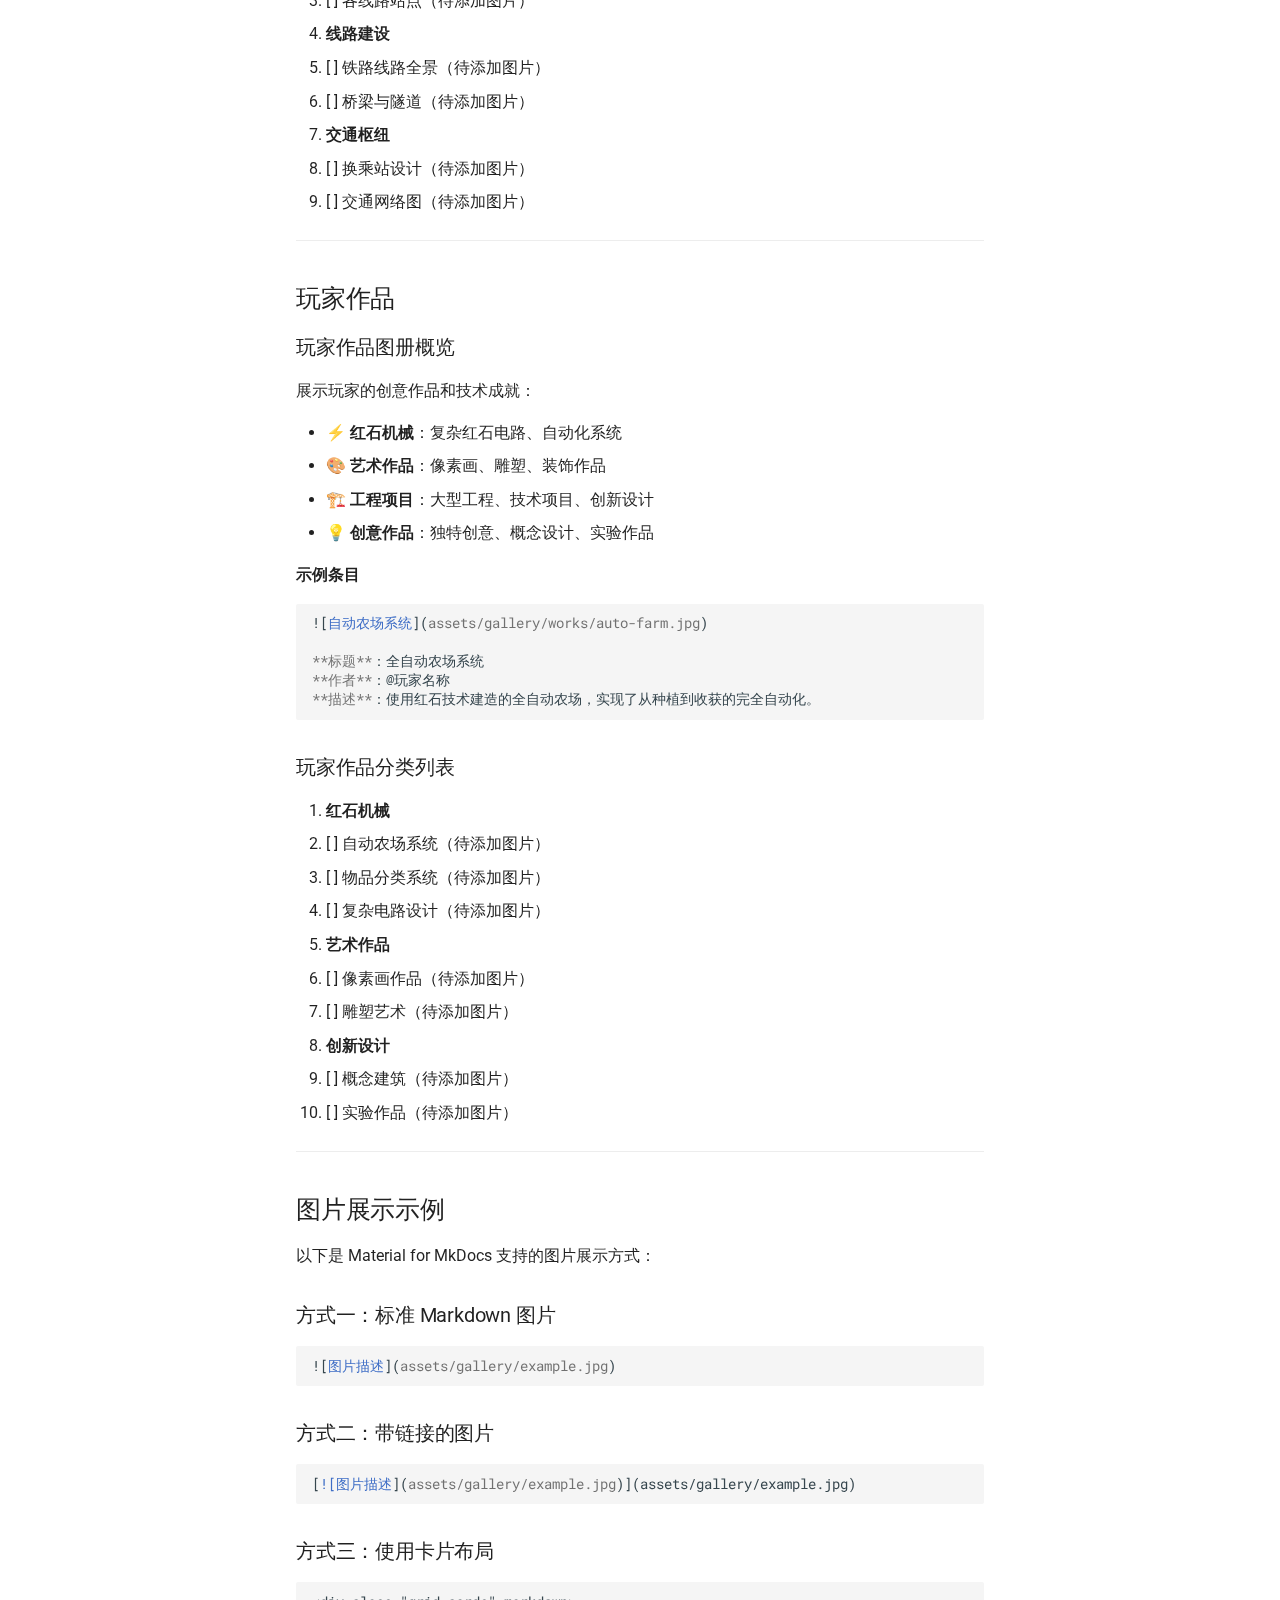
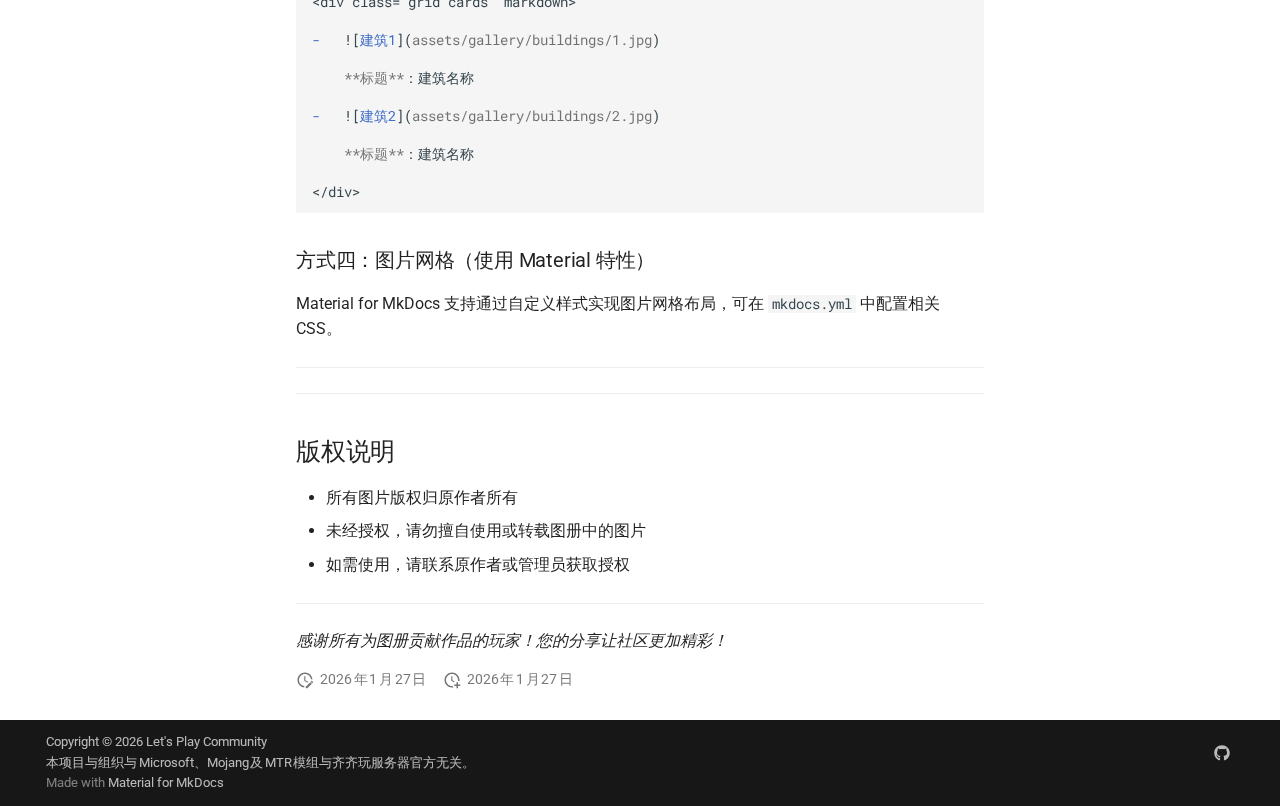
<file: gallery/index.html>
<!doctype html>
<html lang="zh" class="no-js">
  <head>
    
      <meta charset="utf-8">
      <meta name="viewport" content="width=device-width,initial-scale=1">
      
        <meta name="description" content="这里是由 MTR 齐齐玩服务器玩家社区搭建的非官方指南，希望你能找到你想要的内容！">
      
      
        <meta name="author" content="LPS Community Team">
      
      
        <link rel="canonical" href="https://www.lpsguide.cn/gallery/">
      
      
      
      
        
      
      
      <link rel="icon" href="../assets/images/favicon.png">
      <meta name="generator" content="mkdocs-1.6.1, mkdocs-material-9.7.1">
    
    
      
        <title>图册 - MTR 齐齐玩服务器非官方指南</title>
      
    
    
      <link rel="stylesheet" href="../assets/stylesheets/main.484c7ddc.min.css">
      
        
        <link rel="stylesheet" href="../assets/stylesheets/palette.ab4e12ef.min.css">
      
      


    
    
      
    
    
      
        
        
        <link rel="preconnect" href="https://fonts.gstatic.com" crossorigin>
        <link rel="stylesheet" href="https://fonts.googleapis.com/css?family=Roboto:300,300i,400,400i,700,700i%7CRoboto+Mono:400,400i,700,700i&display=fallback">
        <style>:root{--md-text-font:"Roboto";--md-code-font:"Roboto Mono"}</style>
      
    
    
      <link rel="stylesheet" href="../assets/stylesheets/global.css">
    
    <script>__md_scope=new URL("..",location),__md_hash=e=>[...e].reduce(((e,_)=>(e<<5)-e+_.charCodeAt(0)),0),__md_get=(e,_=localStorage,t=__md_scope)=>JSON.parse(_.getItem(t.pathname+"."+e)),__md_set=(e,_,t=localStorage,a=__md_scope)=>{try{t.setItem(a.pathname+"."+e,JSON.stringify(_))}catch(e){}}</script>
    
      

    
    
  </head>
  
  
    
    
      
    
    
    
    
    <body dir="ltr" data-md-color-scheme="default" data-md-color-primary="indigo" data-md-color-accent="indigo">
  
    
    <input class="md-toggle" data-md-toggle="drawer" type="checkbox" id="__drawer" autocomplete="off">
    <input class="md-toggle" data-md-toggle="search" type="checkbox" id="__search" autocomplete="off">
    <label class="md-overlay" for="__drawer"></label>
    <div data-md-component="skip">
      
        
        <a href="#_1" class="md-skip">
          跳转至
        </a>
      
    </div>
    <div data-md-component="announce">
      
    </div>
    
    
      

<header class="md-header" data-md-component="header">
  <nav class="md-header__inner md-grid" aria-label="页眉">
    <a href=".." title="MTR 齐齐玩服务器非官方指南" class="md-header__button md-logo" aria-label="MTR 齐齐玩服务器非官方指南" data-md-component="logo">
      
  
  <svg xmlns="http://www.w3.org/2000/svg" viewBox="0 0 24 24"><path d="M12 8a3 3 0 0 0 3-3 3 3 0 0 0-3-3 3 3 0 0 0-3 3 3 3 0 0 0 3 3m0 3.54C9.64 9.35 6.5 8 3 8v11c3.5 0 6.64 1.35 9 3.54 2.36-2.19 5.5-3.54 9-3.54V8c-3.5 0-6.64 1.35-9 3.54"/></svg>

    </a>
    <label class="md-header__button md-icon" for="__drawer">
      
      <svg xmlns="http://www.w3.org/2000/svg" viewBox="0 0 24 24"><path d="M3 6h18v2H3zm0 5h18v2H3zm0 5h18v2H3z"/></svg>
    </label>
    <div class="md-header__title" data-md-component="header-title">
      <div class="md-header__ellipsis">
        <div class="md-header__topic">
          <span class="md-ellipsis">
            MTR 齐齐玩服务器非官方指南
          </span>
        </div>
        <div class="md-header__topic" data-md-component="header-topic">
          <span class="md-ellipsis">
            
              图册
            
          </span>
        </div>
      </div>
    </div>
    
      
        <form class="md-header__option" data-md-component="palette">
  
    
    
    
    <input class="md-option" data-md-color-media="" data-md-color-scheme="default" data-md-color-primary="indigo" data-md-color-accent="indigo"  aria-label="切换到深色模式"  type="radio" name="__palette" id="__palette_0">
    
      <label class="md-header__button md-icon" title="切换到深色模式" for="__palette_1" hidden>
        <svg xmlns="http://www.w3.org/2000/svg" viewBox="0 0 24 24"><path d="M12 8a4 4 0 0 0-4 4 4 4 0 0 0 4 4 4 4 0 0 0 4-4 4 4 0 0 0-4-4m0 10a6 6 0 0 1-6-6 6 6 0 0 1 6-6 6 6 0 0 1 6 6 6 6 0 0 1-6 6m8-9.31V4h-4.69L12 .69 8.69 4H4v4.69L.69 12 4 15.31V20h4.69L12 23.31 15.31 20H20v-4.69L23.31 12z"/></svg>
      </label>
    
  
    
    
    
    <input class="md-option" data-md-color-media="" data-md-color-scheme="slate" data-md-color-primary="indigo" data-md-color-accent="indigo"  aria-label="切换到浅色模式"  type="radio" name="__palette" id="__palette_1">
    
      <label class="md-header__button md-icon" title="切换到浅色模式" for="__palette_0" hidden>
        <svg xmlns="http://www.w3.org/2000/svg" viewBox="0 0 24 24"><path d="M12 18c-.89 0-1.74-.2-2.5-.55C11.56 16.5 13 14.42 13 12s-1.44-4.5-3.5-5.45C10.26 6.2 11.11 6 12 6a6 6 0 0 1 6 6 6 6 0 0 1-6 6m8-9.31V4h-4.69L12 .69 8.69 4H4v4.69L.69 12 4 15.31V20h4.69L12 23.31 15.31 20H20v-4.69L23.31 12z"/></svg>
      </label>
    
  
</form>
      
    
    
      <script>var palette=__md_get("__palette");if(palette&&palette.color){if("(prefers-color-scheme)"===palette.color.media){var media=matchMedia("(prefers-color-scheme: light)"),input=document.querySelector(media.matches?"[data-md-color-media='(prefers-color-scheme: light)']":"[data-md-color-media='(prefers-color-scheme: dark)']");palette.color.media=input.getAttribute("data-md-color-media"),palette.color.scheme=input.getAttribute("data-md-color-scheme"),palette.color.primary=input.getAttribute("data-md-color-primary"),palette.color.accent=input.getAttribute("data-md-color-accent")}for(var[key,value]of Object.entries(palette.color))document.body.setAttribute("data-md-color-"+key,value)}</script>
    
    
    
      
      
        <label class="md-header__button md-icon" for="__search">
          
          <svg xmlns="http://www.w3.org/2000/svg" viewBox="0 0 24 24"><path d="M9.5 3A6.5 6.5 0 0 1 16 9.5c0 1.61-.59 3.09-1.56 4.23l.27.27h.79l5 5-1.5 1.5-5-5v-.79l-.27-.27A6.52 6.52 0 0 1 9.5 16 6.5 6.5 0 0 1 3 9.5 6.5 6.5 0 0 1 9.5 3m0 2C7 5 5 7 5 9.5S7 14 9.5 14 14 12 14 9.5 12 5 9.5 5"/></svg>
        </label>
        <div class="md-search" data-md-component="search" role="dialog">
  <label class="md-search__overlay" for="__search"></label>
  <div class="md-search__inner" role="search">
    <form class="md-search__form" name="search">
      <input type="text" class="md-search__input" name="query" aria-label="搜索" placeholder="搜索" autocapitalize="off" autocorrect="off" autocomplete="off" spellcheck="false" data-md-component="search-query" required>
      <label class="md-search__icon md-icon" for="__search">
        
        <svg xmlns="http://www.w3.org/2000/svg" viewBox="0 0 24 24"><path d="M9.5 3A6.5 6.5 0 0 1 16 9.5c0 1.61-.59 3.09-1.56 4.23l.27.27h.79l5 5-1.5 1.5-5-5v-.79l-.27-.27A6.52 6.52 0 0 1 9.5 16 6.5 6.5 0 0 1 3 9.5 6.5 6.5 0 0 1 9.5 3m0 2C7 5 5 7 5 9.5S7 14 9.5 14 14 12 14 9.5 12 5 9.5 5"/></svg>
        
        <svg xmlns="http://www.w3.org/2000/svg" viewBox="0 0 24 24"><path d="M20 11v2H8l5.5 5.5-1.42 1.42L4.16 12l7.92-7.92L13.5 5.5 8 11z"/></svg>
      </label>
      <nav class="md-search__options" aria-label="查找">
        
        <button type="reset" class="md-search__icon md-icon" title="清空当前内容" aria-label="清空当前内容" tabindex="-1">
          
          <svg xmlns="http://www.w3.org/2000/svg" viewBox="0 0 24 24"><path d="M19 6.41 17.59 5 12 10.59 6.41 5 5 6.41 10.59 12 5 17.59 6.41 19 12 13.41 17.59 19 19 17.59 13.41 12z"/></svg>
        </button>
      </nav>
      
        <div class="md-search__suggest" data-md-component="search-suggest"></div>
      
    </form>
    <div class="md-search__output">
      <div class="md-search__scrollwrap" tabindex="0" data-md-scrollfix>
        <div class="md-search-result" data-md-component="search-result">
          <div class="md-search-result__meta">
            正在初始化搜索引擎
          </div>
          <ol class="md-search-result__list" role="presentation"></ol>
        </div>
      </div>
    </div>
  </div>
</div>
      
    
    
      <div class="md-header__source">
        <a href="https://github.com/mtrlps-community/lps-community-guide" title="前往仓库" class="md-source" data-md-component="source">
  <div class="md-source__icon md-icon">
    
    <svg xmlns="http://www.w3.org/2000/svg" viewBox="0 0 448 512"><!--! Font Awesome Free 7.1.0 by @fontawesome - https://fontawesome.com License - https://fontawesome.com/license/free (Icons: CC BY 4.0, Fonts: SIL OFL 1.1, Code: MIT License) Copyright 2025 Fonticons, Inc.--><path d="M439.6 236.1 244 40.5c-5.4-5.5-12.8-8.5-20.4-8.5s-15 3-20.4 8.4L162.5 81l51.5 51.5c27.1-9.1 52.7 16.8 43.4 43.7l49.7 49.7c34.2-11.8 61.2 31 35.5 56.7-26.5 26.5-70.2-2.9-56-37.3L240.3 199v121.9c25.3 12.5 22.3 41.8 9.1 55-6.4 6.4-15.2 10.1-24.3 10.1s-17.8-3.6-24.3-10.1c-17.6-17.6-11.1-46.9 11.2-56v-123c-20.8-8.5-24.6-30.7-18.6-45L142.6 101 8.5 235.1C3 240.6 0 247.9 0 255.5s3 15 8.5 20.4l195.6 195.7c5.4 5.4 12.7 8.4 20.4 8.4s15-3 20.4-8.4l194.7-194.7c5.4-5.4 8.4-12.8 8.4-20.4s-3-15-8.4-20.4"/></svg>
  </div>
  <div class="md-source__repository">
    mtrlps-community/lps-community-guide
  </div>
</a>
      </div>
    
  </nav>
  
</header>
    
    <div class="md-container" data-md-component="container">
      
      
        
          
            
<nav class="md-tabs" aria-label="标签" data-md-component="tabs">
  <div class="md-grid">
    <ul class="md-tabs__list">
      
        
  
  
  
  
    <li class="md-tabs__item">
      <a href=".." class="md-tabs__link">
        
  
  
    
  
  首页

      </a>
    </li>
  

      
        
  
  
  
  
    
    
      <li class="md-tabs__item">
        <a href="../tutorial/" class="md-tabs__link">
          
  
  
  进服教程与官方资源

        </a>
      </li>
    
  

      
        
  
  
  
  
    
    
      <li class="md-tabs__item">
        <a href="../community/downloads/" class="md-tabs__link">
          
  
  
  社区资源

        </a>
      </li>
    
  

      
        
  
  
  
  
    
    
      <li class="md-tabs__item">
        <a href="../about/" class="md-tabs__link">
          
  
  
  关于网站

        </a>
      </li>
    
  

      
    </ul>
  </div>
</nav>
          
        
      
      <main class="md-main" data-md-component="main">
        <div class="md-main__inner md-grid">
          
            
              
              <div class="md-sidebar md-sidebar--primary" data-md-component="sidebar" data-md-type="navigation" >
                <div class="md-sidebar__scrollwrap">
                  <div class="md-sidebar__inner">
                    


  


<nav class="md-nav md-nav--primary md-nav--lifted" aria-label="导航栏" data-md-level="0">
  <label class="md-nav__title" for="__drawer">
    <a href=".." title="MTR 齐齐玩服务器非官方指南" class="md-nav__button md-logo" aria-label="MTR 齐齐玩服务器非官方指南" data-md-component="logo">
      
  
  <svg xmlns="http://www.w3.org/2000/svg" viewBox="0 0 24 24"><path d="M12 8a3 3 0 0 0 3-3 3 3 0 0 0-3-3 3 3 0 0 0-3 3 3 3 0 0 0 3 3m0 3.54C9.64 9.35 6.5 8 3 8v11c3.5 0 6.64 1.35 9 3.54 2.36-2.19 5.5-3.54 9-3.54V8c-3.5 0-6.64 1.35-9 3.54"/></svg>

    </a>
    MTR 齐齐玩服务器非官方指南
  </label>
  
    <div class="md-nav__source">
      <a href="https://github.com/mtrlps-community/lps-community-guide" title="前往仓库" class="md-source" data-md-component="source">
  <div class="md-source__icon md-icon">
    
    <svg xmlns="http://www.w3.org/2000/svg" viewBox="0 0 448 512"><!--! Font Awesome Free 7.1.0 by @fontawesome - https://fontawesome.com License - https://fontawesome.com/license/free (Icons: CC BY 4.0, Fonts: SIL OFL 1.1, Code: MIT License) Copyright 2025 Fonticons, Inc.--><path d="M439.6 236.1 244 40.5c-5.4-5.5-12.8-8.5-20.4-8.5s-15 3-20.4 8.4L162.5 81l51.5 51.5c27.1-9.1 52.7 16.8 43.4 43.7l49.7 49.7c34.2-11.8 61.2 31 35.5 56.7-26.5 26.5-70.2-2.9-56-37.3L240.3 199v121.9c25.3 12.5 22.3 41.8 9.1 55-6.4 6.4-15.2 10.1-24.3 10.1s-17.8-3.6-24.3-10.1c-17.6-17.6-11.1-46.9 11.2-56v-123c-20.8-8.5-24.6-30.7-18.6-45L142.6 101 8.5 235.1C3 240.6 0 247.9 0 255.5s3 15 8.5 20.4l195.6 195.7c5.4 5.4 12.7 8.4 20.4 8.4s15-3 20.4-8.4l194.7-194.7c5.4-5.4 8.4-12.8 8.4-20.4s-3-15-8.4-20.4"/></svg>
  </div>
  <div class="md-source__repository">
    mtrlps-community/lps-community-guide
  </div>
</a>
    </div>
  
  <ul class="md-nav__list" data-md-scrollfix>
    
      
      
  
  
  
  
    <li class="md-nav__item">
      <a href=".." class="md-nav__link">
        
  
  
  <span class="md-ellipsis">
    
  
    首页
  

    
  </span>
  
  

      </a>
    </li>
  

    
      
      
  
  
  
  
    
    
    
    
      
      
        
      
    
    
    <li class="md-nav__item md-nav__item--nested">
      
        
        
        <input class="md-nav__toggle md-toggle " type="checkbox" id="__nav_2" >
        
          
          <label class="md-nav__link" for="__nav_2" id="__nav_2_label" tabindex="0">
            
  
  
  <span class="md-ellipsis">
    
  
    进服教程与官方资源
  

    
  </span>
  
  

            <span class="md-nav__icon md-icon"></span>
          </label>
        
        <nav class="md-nav" data-md-level="1" aria-labelledby="__nav_2_label" aria-expanded="false">
          <label class="md-nav__title" for="__nav_2">
            <span class="md-nav__icon md-icon"></span>
            
  
    进服教程与官方资源
  

          </label>
          <ul class="md-nav__list" data-md-scrollfix>
            
              
                
  
  
  
  
    <li class="md-nav__item">
      <a href="../tutorial/" class="md-nav__link">
        
  
  
  <span class="md-ellipsis">
    
  
    进服教程
  

    
  </span>
  
  

      </a>
    </li>
  

              
            
              
                
  
  
  
  
    <li class="md-nav__item">
      <a href="../official/websites/" class="md-nav__link">
        
  
  
  <span class="md-ellipsis">
    
  
    官方Wiki、线路图与世界地图
  

    
  </span>
  
  

      </a>
    </li>
  

              
            
              
                
  
  
  
  
    <li class="md-nav__item">
      <a href="../official/discord/" class="md-nav__link">
        
  
  
  <span class="md-ellipsis">
    
  
    Discord
  

    
  </span>
  
  

      </a>
    </li>
  

              
            
          </ul>
        </nav>
      
    </li>
  

    
      
      
  
  
  
  
    
    
    
    
      
      
        
      
    
    
    <li class="md-nav__item md-nav__item--nested">
      
        
        
        <input class="md-nav__toggle md-toggle " type="checkbox" id="__nav_3" >
        
          
          <label class="md-nav__link" for="__nav_3" id="__nav_3_label" tabindex="0">
            
  
  
  <span class="md-ellipsis">
    
  
    社区资源
  

    
  </span>
  
  

            <span class="md-nav__icon md-icon"></span>
          </label>
        
        <nav class="md-nav" data-md-level="1" aria-labelledby="__nav_3_label" aria-expanded="false">
          <label class="md-nav__title" for="__nav_3">
            <span class="md-nav__icon md-icon"></span>
            
  
    社区资源
  

          </label>
          <ul class="md-nav__list" data-md-scrollfix>
            
              
                
  
  
  
  
    <li class="md-nav__item">
      <a href="../community/downloads/" class="md-nav__link">
        
  
  
  <span class="md-ellipsis">
    
  
    网盘资源与线路图
  

    
  </span>
  
  

      </a>
    </li>
  

              
            
              
                
  
  
  
  
    <li class="md-nav__item">
      <a href="../community/qq-group/" class="md-nav__link">
        
  
  
  <span class="md-ellipsis">
    
  
    QQ 群聊
  

    
  </span>
  
  

      </a>
    </li>
  

              
            
          </ul>
        </nav>
      
    </li>
  

    
      
      
  
  
  
  
    
    
    
    
      
      
        
      
    
    
    <li class="md-nav__item md-nav__item--nested">
      
        
        
        <input class="md-nav__toggle md-toggle " type="checkbox" id="__nav_4" >
        
          
          <label class="md-nav__link" for="__nav_4" id="__nav_4_label" tabindex="0">
            
  
  
  <span class="md-ellipsis">
    
  
    关于网站
  

    
  </span>
  
  

            <span class="md-nav__icon md-icon"></span>
          </label>
        
        <nav class="md-nav" data-md-level="1" aria-labelledby="__nav_4_label" aria-expanded="false">
          <label class="md-nav__title" for="__nav_4">
            <span class="md-nav__icon md-icon"></span>
            
  
    关于网站
  

          </label>
          <ul class="md-nav__list" data-md-scrollfix>
            
              
                
  
  
  
  
    <li class="md-nav__item">
      <a href="../about/" class="md-nav__link">
        
  
  
  <span class="md-ellipsis">
    
  
    关于我们
  

    
  </span>
  
  

      </a>
    </li>
  

              
            
              
                
  
  
  
  
    <li class="md-nav__item">
      <a href="../about/sponsorship/" class="md-nav__link">
        
  
  
  <span class="md-ellipsis">
    
  
    赞助
  

    
  </span>
  
  

      </a>
    </li>
  

              
            
          </ul>
        </nav>
      
    </li>
  

    
  </ul>
</nav>
                  </div>
                </div>
              </div>
            
            
              
              <div class="md-sidebar md-sidebar--secondary" data-md-component="sidebar" data-md-type="toc" >
                <div class="md-sidebar__scrollwrap">
                  <div class="md-sidebar__inner">
                    

<nav class="md-nav md-nav--secondary" aria-label="目录">
  
  
  
    
  
  
    <label class="md-nav__title" for="__toc">
      <span class="md-nav__icon md-icon"></span>
      目录
    </label>
    <ul class="md-nav__list" data-md-component="toc" data-md-scrollfix>
      
        <li class="md-nav__item">
  <a href="#_2" class="md-nav__link">
    <span class="md-ellipsis">
      
        图册分类
      
    </span>
  </a>
  
</li>
      
        <li class="md-nav__item">
  <a href="#_3" class="md-nav__link">
    <span class="md-ellipsis">
      
        建筑
      
    </span>
  </a>
  
    <nav class="md-nav" aria-label="建筑">
      <ul class="md-nav__list">
        
          <li class="md-nav__item">
  <a href="#_4" class="md-nav__link">
    <span class="md-ellipsis">
      
        建筑图册概览
      
    </span>
  </a>
  
    <nav class="md-nav" aria-label="建筑图册概览">
      <ul class="md-nav__list">
        
          <li class="md-nav__item">
  <a href="#_5" class="md-nav__link">
    <span class="md-ellipsis">
      
        示例条目
      
    </span>
  </a>
  
</li>
        
      </ul>
    </nav>
  
</li>
        
          <li class="md-nav__item">
  <a href="#_6" class="md-nav__link">
    <span class="md-ellipsis">
      
        建筑分类列表
      
    </span>
  </a>
  
</li>
        
      </ul>
    </nav>
  
</li>
      
        <li class="md-nav__item">
  <a href="#_7" class="md-nav__link">
    <span class="md-ellipsis">
      
        活动
      
    </span>
  </a>
  
    <nav class="md-nav" aria-label="活动">
      <ul class="md-nav__list">
        
          <li class="md-nav__item">
  <a href="#_8" class="md-nav__link">
    <span class="md-ellipsis">
      
        活动图册概览
      
    </span>
  </a>
  
    <nav class="md-nav" aria-label="活动图册概览">
      <ul class="md-nav__list">
        
          <li class="md-nav__item">
  <a href="#_9" class="md-nav__link">
    <span class="md-ellipsis">
      
        示例条目
      
    </span>
  </a>
  
</li>
        
      </ul>
    </nav>
  
</li>
        
          <li class="md-nav__item">
  <a href="#_10" class="md-nav__link">
    <span class="md-ellipsis">
      
        活动分类列表
      
    </span>
  </a>
  
</li>
        
      </ul>
    </nav>
  
</li>
      
        <li class="md-nav__item">
  <a href="#_11" class="md-nav__link">
    <span class="md-ellipsis">
      
        风景
      
    </span>
  </a>
  
    <nav class="md-nav" aria-label="风景">
      <ul class="md-nav__list">
        
          <li class="md-nav__item">
  <a href="#_12" class="md-nav__link">
    <span class="md-ellipsis">
      
        风景图册概览
      
    </span>
  </a>
  
    <nav class="md-nav" aria-label="风景图册概览">
      <ul class="md-nav__list">
        
          <li class="md-nav__item">
  <a href="#_13" class="md-nav__link">
    <span class="md-ellipsis">
      
        示例条目
      
    </span>
  </a>
  
</li>
        
      </ul>
    </nav>
  
</li>
        
          <li class="md-nav__item">
  <a href="#_14" class="md-nav__link">
    <span class="md-ellipsis">
      
        风景分类列表
      
    </span>
  </a>
  
</li>
        
      </ul>
    </nav>
  
</li>
      
        <li class="md-nav__item">
  <a href="#_15" class="md-nav__link">
    <span class="md-ellipsis">
      
        交通
      
    </span>
  </a>
  
    <nav class="md-nav" aria-label="交通">
      <ul class="md-nav__list">
        
          <li class="md-nav__item">
  <a href="#_16" class="md-nav__link">
    <span class="md-ellipsis">
      
        交通图册概览
      
    </span>
  </a>
  
    <nav class="md-nav" aria-label="交通图册概览">
      <ul class="md-nav__list">
        
          <li class="md-nav__item">
  <a href="#_17" class="md-nav__link">
    <span class="md-ellipsis">
      
        示例条目
      
    </span>
  </a>
  
</li>
        
      </ul>
    </nav>
  
</li>
        
          <li class="md-nav__item">
  <a href="#_18" class="md-nav__link">
    <span class="md-ellipsis">
      
        交通分类列表
      
    </span>
  </a>
  
</li>
        
      </ul>
    </nav>
  
</li>
      
        <li class="md-nav__item">
  <a href="#_19" class="md-nav__link">
    <span class="md-ellipsis">
      
        玩家作品
      
    </span>
  </a>
  
    <nav class="md-nav" aria-label="玩家作品">
      <ul class="md-nav__list">
        
          <li class="md-nav__item">
  <a href="#_20" class="md-nav__link">
    <span class="md-ellipsis">
      
        玩家作品图册概览
      
    </span>
  </a>
  
    <nav class="md-nav" aria-label="玩家作品图册概览">
      <ul class="md-nav__list">
        
          <li class="md-nav__item">
  <a href="#_21" class="md-nav__link">
    <span class="md-ellipsis">
      
        示例条目
      
    </span>
  </a>
  
</li>
        
      </ul>
    </nav>
  
</li>
        
          <li class="md-nav__item">
  <a href="#_22" class="md-nav__link">
    <span class="md-ellipsis">
      
        玩家作品分类列表
      
    </span>
  </a>
  
</li>
        
      </ul>
    </nav>
  
</li>
      
        <li class="md-nav__item">
  <a href="#_23" class="md-nav__link">
    <span class="md-ellipsis">
      
        图片展示示例
      
    </span>
  </a>
  
    <nav class="md-nav" aria-label="图片展示示例">
      <ul class="md-nav__list">
        
          <li class="md-nav__item">
  <a href="#markdown" class="md-nav__link">
    <span class="md-ellipsis">
      
        方式一：标准 Markdown 图片
      
    </span>
  </a>
  
</li>
        
          <li class="md-nav__item">
  <a href="#_24" class="md-nav__link">
    <span class="md-ellipsis">
      
        方式二：带链接的图片
      
    </span>
  </a>
  
</li>
        
          <li class="md-nav__item">
  <a href="#_25" class="md-nav__link">
    <span class="md-ellipsis">
      
        方式三：使用卡片布局
      
    </span>
  </a>
  
</li>
        
          <li class="md-nav__item">
  <a href="#material" class="md-nav__link">
    <span class="md-ellipsis">
      
        方式四：图片网格（使用 Material 特性）
      
    </span>
  </a>
  
</li>
        
      </ul>
    </nav>
  
</li>
      
        <li class="md-nav__item">
  <a href="#_26" class="md-nav__link">
    <span class="md-ellipsis">
      
        版权说明
      
    </span>
  </a>
  
</li>
      
    </ul>
  
</nav>
                  </div>
                </div>
              </div>
            
          
          
            <div class="md-content" data-md-component="content">
              
              <article class="md-content__inner md-typeset">
                
                  


  
    <a href="https://github.com/mtrlps-community/lps-community-guide/edit/main/docs/gallery/index.md" title="编辑此页" class="md-content__button md-icon" rel="edit">
      
      <svg xmlns="http://www.w3.org/2000/svg" viewBox="0 0 24 24"><path d="M10 20H6V4h7v5h5v3.1l2-2V8l-6-6H6c-1.1 0-2 .9-2 2v16c0 1.1.9 2 2 2h4zm10.2-7c.1 0 .3.1.4.2l1.3 1.3c.2.2.2.6 0 .8l-1 1-2.1-2.1 1-1c.1-.1.2-.2.4-.2m0 3.9L14.1 23H12v-2.1l6.1-6.1z"/></svg>
    </a>
  
  


<h1 id="_1">图册<a class="headerlink" href="#_1" title="Permanent link">&para;</a></h1>
<p>欢迎来到 LPS 服务器图册！这里展示了社区成员的优秀作品、服务器风景、建筑成就等精彩内容。</p>
<hr />
<h2 id="_2">图册分类<a class="headerlink" href="#_2" title="Permanent link">&para;</a></h2>
<p>图册按以下分类组织内容：</p>
<div class="grid cards">
<ul>
<li>
<p>:material-office-building:{ .lg .middle } <strong>建筑</strong></p>
<hr />
<p>玩家建造的精美建筑、城市景观、大型工程等</p>
<p>向下滚动查看建筑分类内容</p>
</li>
<li>
<p>:material-calendar:{ .lg .middle } <strong>活动</strong></p>
<hr />
<p>服务器举办的各种活动、聚会、比赛的精彩瞬间</p>
<p>向下滚动查看活动分类内容</p>
</li>
<li>
<p>:material-image-filter-hdr:{ .lg .middle } <strong>风景</strong></p>
<hr />
<p>服务器世界的自然风光、壮丽景色、独特地貌</p>
<p>向下滚动查看风景分类内容</p>
</li>
<li>
<p>:material-train:{ .lg .middle } <strong>交通</strong></p>
<hr />
<p>铁路系统、车站、线路建设的图片展示</p>
<p>向下滚动查看交通分类内容</p>
</li>
<li>
<p>:material-palette:{ .lg .middle } <strong>玩家作品</strong></p>
<hr />
<p>玩家的创意作品、艺术创作、红石机械等</p>
<p>向下滚动查看玩家作品分类内容</p>
</li>
</ul>
</div>
<hr />
<h2 id="_3">建筑<a class="headerlink" href="#_3" title="Permanent link">&para;</a></h2>
<h3 id="_4">建筑图册概览<a class="headerlink" href="#_4" title="Permanent link">&para;</a></h3>
<p>展示玩家在服务器中建造的精美建筑，包括：</p>
<ul>
<li>🏛️ <strong>大型建筑</strong>：主城建筑、公共设施、标志性建筑</li>
<li>🏘️ <strong>城市建设</strong>：完整城市、住宅区、商业区</li>
<li>🏰 <strong>特色建筑</strong>：主题建筑、历史建筑、创意建筑</li>
<li>🎨 <strong>建筑细节</strong>：装饰技巧、建筑材料运用、设计亮点</li>
</ul>
<div class="admonition note">
<p class="admonition-title">图片占位</p>
<p>以下为图册条目占位，后续可替换为实际图片。</p>
<p><strong>图片路径建议</strong>：<code>assets/gallery/buildings/[图片名称].jpg</code></p>
<p><strong>替换方法</strong>：将图片放入 <code>docs/assets/gallery/buildings/</code> 目录，并更新下方图片链接。</p>
</div>
<h4 id="_5">示例条目<a class="headerlink" href="#_5" title="Permanent link">&para;</a></h4>
<div class="highlight"><pre><span></span><code><a id="__codelineno-0-1" name="__codelineno-0-1" href="#__codelineno-0-1"></a>![<span class="nt">主城中心建筑</span>](<span class="na">assets/gallery/buildings/main-city-center.jpg</span>)
<a id="__codelineno-0-2" name="__codelineno-0-2" href="#__codelineno-0-2"></a>
<a id="__codelineno-0-3" name="__codelineno-0-3" href="#__codelineno-0-3"></a><span class="gs">**标题**</span>：主城中心建筑群  
<a id="__codelineno-0-4" name="__codelineno-0-4" href="#__codelineno-0-4"></a><span class="gs">**作者**</span>：@玩家名称  
<a id="__codelineno-0-5" name="__codelineno-0-5" href="#__codelineno-0-5"></a><span class="gs">**描述**</span>：位于主城核心区域的标志性建筑群，展现了现代建筑风格与古典元素的完美结合。
</code></pre></div>
<h3 id="_6">建筑分类列表<a class="headerlink" href="#_6" title="Permanent link">&para;</a></h3>
<ol>
<li><strong>主城建筑</strong></li>
<li>[ ] 主城中心大厦（待添加图片）</li>
<li>[ ] 市政厅建筑（待添加图片）</li>
<li>
<p>[ ] 中央广场（待添加图片）</p>
</li>
<li>
<p><strong>住宅建筑</strong></p>
</li>
<li>[ ] 现代住宅区（待添加图片）</li>
<li>[ ] 传统民居（待添加图片）</li>
<li>
<p>[ ] 公寓楼群（待添加图片）</p>
</li>
<li>
<p><strong>公共设施</strong></p>
</li>
<li>[ ] 火车站建筑（待添加图片）</li>
<li>[ ] 图书馆（待添加图片）</li>
<li>
<p>[ ] 博物馆（待添加图片）</p>
</li>
<li>
<p><strong>创意建筑</strong></p>
</li>
<li>[ ] 主题公园（待添加图片）</li>
<li>[ ] 艺术装置（待添加图片）</li>
<li>[ ] 概念建筑（待添加图片）</li>
</ol>
<hr />
<h2 id="_7">活动<a class="headerlink" href="#_7" title="Permanent link">&para;</a></h2>
<h3 id="_8">活动图册概览<a class="headerlink" href="#_8" title="Permanent link">&para;</a></h3>
<p>记录服务器举办的各种精彩活动：</p>
<ul>
<li>🎉 <strong>节日活动</strong>：春节、圣诞、万圣节等节日庆典</li>
<li>🏆 <strong>比赛活动</strong>：建筑比赛、红石竞赛、速度挑战</li>
<li>🎊 <strong>社区聚会</strong>：玩家聚会、社区庆典、开放日活动</li>
<li>📸 <strong>活动瞬间</strong>：精彩瞬间、合影留念、活动花絮</li>
</ul>
<h4 id="_9">示例条目<a class="headerlink" href="#_9" title="Permanent link">&para;</a></h4>
<div class="highlight"><pre><span></span><code><a id="__codelineno-1-1" name="__codelineno-1-1" href="#__codelineno-1-1"></a>![<span class="nt">春节庆典活动</span>](<span class="na">assets/gallery/events/spring-festival.jpg</span>)
<a id="__codelineno-1-2" name="__codelineno-1-2" href="#__codelineno-1-2"></a>
<a id="__codelineno-1-3" name="__codelineno-1-3" href="#__codelineno-1-3"></a><span class="gs">**标题**</span>：2024年春节庆典  
<a id="__codelineno-1-4" name="__codelineno-1-4" href="#__codelineno-1-4"></a><span class="gs">**时间**</span>：2024年2月  
<a id="__codelineno-1-5" name="__codelineno-1-5" href="#__codelineno-1-5"></a><span class="gs">**描述**</span>：服务器举办的春节庆典活动，玩家们共同参与建造和庆祝。
</code></pre></div>
<h3 id="_10">活动分类列表<a class="headerlink" href="#_10" title="Permanent link">&para;</a></h3>
<ol>
<li><strong>节日庆典</strong></li>
<li>[ ] 春节庆典 2024（待添加图片）</li>
<li>[ ] 圣诞活动 2023（待添加图片）</li>
<li>
<p>[ ] 万圣节派对（待添加图片）</p>
</li>
<li>
<p><strong>建筑比赛</strong></p>
</li>
<li>[ ] 第一届建筑大赛（待添加图片）</li>
<li>
<p>[ ] 主题建筑竞赛（待添加图片）</p>
</li>
<li>
<p><strong>社区聚会</strong></p>
</li>
<li>[ ] 开服周年庆（待添加图片）</li>
<li>[ ] 玩家线下聚会（待添加图片）</li>
</ol>
<hr />
<h2 id="_11">风景<a class="headerlink" href="#_11" title="Permanent link">&para;</a></h2>
<h3 id="_12">风景图册概览<a class="headerlink" href="#_12" title="Permanent link">&para;</a></h3>
<p>展示服务器世界的自然风光与壮丽景色：</p>
<ul>
<li>🌄 <strong>自然景观</strong>：山川、河流、森林、海洋</li>
<li>🌆 <strong>城市景观</strong>：城市全景、夜景、天际线</li>
<li>🏞️ <strong>特殊地貌</strong>：峡谷、洞穴、岛屿、平原</li>
<li>🌈 <strong>光影效果</strong>：日出日落、光影变化、天气效果</li>
</ul>
<h4 id="_13">示例条目<a class="headerlink" href="#_13" title="Permanent link">&para;</a></h4>
<div class="highlight"><pre><span></span><code><a id="__codelineno-2-1" name="__codelineno-2-1" href="#__codelineno-2-1"></a>![<span class="nt">主城夜景</span>](<span class="na">assets/gallery/landscapes/city-night.jpg</span>)
<a id="__codelineno-2-2" name="__codelineno-2-2" href="#__codelineno-2-2"></a>
<a id="__codelineno-2-3" name="__codelineno-2-3" href="#__codelineno-2-3"></a><span class="gs">**标题**</span>：主城夜景  
<a id="__codelineno-2-4" name="__codelineno-2-4" href="#__codelineno-2-4"></a><span class="gs">**摄影师**</span>：@玩家名称  
<a id="__codelineno-2-5" name="__codelineno-2-5" href="#__codelineno-2-5"></a><span class="gs">**描述**</span>：从高处俯瞰主城的美丽夜景，万家灯火照亮了整个城市。
</code></pre></div>
<h3 id="_14">风景分类列表<a class="headerlink" href="#_14" title="Permanent link">&para;</a></h3>
<ol>
<li><strong>自然风光</strong></li>
<li>[ ] 山川景色（待添加图片）</li>
<li>[ ] 河流与湖泊（待添加图片）</li>
<li>
<p>[ ] 森林景观（待添加图片）</p>
</li>
<li>
<p><strong>城市景观</strong></p>
</li>
<li>[ ] 主城全景（待添加图片）</li>
<li>[ ] 城市天际线（待添加图片）</li>
<li>
<p>[ ] 建筑群俯瞰（待添加图片）</p>
</li>
<li>
<p><strong>特殊时刻</strong></p>
</li>
<li>[ ] 日出景色（待添加图片）</li>
<li>[ ] 日落时分（待添加图片）</li>
<li>[ ] 雨后彩虹（待添加图片）</li>
</ol>
<hr />
<h2 id="_15">交通<a class="headerlink" href="#_15" title="Permanent link">&para;</a></h2>
<h3 id="_16">交通图册概览<a class="headerlink" href="#_16" title="Permanent link">&para;</a></h3>
<p>展示服务器的交通系统建设：</p>
<ul>
<li>🚂 <strong>铁路系统</strong>：线路建设、车站设计、列车运行</li>
<li>🛤️ <strong>线路景观</strong>：铁路沿线风景、桥梁隧道</li>
<li>🏢 <strong>车站建筑</strong>：各类车站的设计与建设</li>
<li>🚇 <strong>交通枢纽</strong>：换乘站、大型枢纽、交通网络</li>
</ul>
<h4 id="_17">示例条目<a class="headerlink" href="#_17" title="Permanent link">&para;</a></h4>
<div class="highlight"><pre><span></span><code><a id="__codelineno-3-1" name="__codelineno-3-1" href="#__codelineno-3-1"></a>![<span class="nt">中央车站</span>](<span class="na">assets/gallery/transport/central-station.jpg</span>)
<a id="__codelineno-3-2" name="__codelineno-3-2" href="#__codelineno-3-2"></a>
<a id="__codelineno-3-3" name="__codelineno-3-3" href="#__codelineno-3-3"></a><span class="gs">**标题**</span>：中央火车站  
<a id="__codelineno-3-4" name="__codelineno-3-4" href="#__codelineno-3-4"></a><span class="gs">**建设者**</span>：@玩家名称  
<a id="__codelineno-3-5" name="__codelineno-3-5" href="#__codelineno-3-5"></a><span class="gs">**描述**</span>：服务器最大的交通枢纽，连接多条线路，展现了现代交通建筑的设计美学。
</code></pre></div>
<h3 id="_18">交通分类列表<a class="headerlink" href="#_18" title="Permanent link">&para;</a></h3>
<ol>
<li><strong>车站建筑</strong></li>
<li>[ ] 中央火车站（待添加图片）</li>
<li>
<p>[ ] 各线路站点（待添加图片）</p>
</li>
<li>
<p><strong>线路建设</strong></p>
</li>
<li>[ ] 铁路线路全景（待添加图片）</li>
<li>
<p>[ ] 桥梁与隧道（待添加图片）</p>
</li>
<li>
<p><strong>交通枢纽</strong></p>
</li>
<li>[ ] 换乘站设计（待添加图片）</li>
<li>[ ] 交通网络图（待添加图片）</li>
</ol>
<hr />
<h2 id="_19">玩家作品<a class="headerlink" href="#_19" title="Permanent link">&para;</a></h2>
<h3 id="_20">玩家作品图册概览<a class="headerlink" href="#_20" title="Permanent link">&para;</a></h3>
<p>展示玩家的创意作品和技术成就：</p>
<ul>
<li>⚡ <strong>红石机械</strong>：复杂红石电路、自动化系统</li>
<li>🎨 <strong>艺术作品</strong>：像素画、雕塑、装饰作品</li>
<li>🏗️ <strong>工程项目</strong>：大型工程、技术项目、创新设计</li>
<li>💡 <strong>创意作品</strong>：独特创意、概念设计、实验作品</li>
</ul>
<h4 id="_21">示例条目<a class="headerlink" href="#_21" title="Permanent link">&para;</a></h4>
<div class="highlight"><pre><span></span><code><a id="__codelineno-4-1" name="__codelineno-4-1" href="#__codelineno-4-1"></a>![<span class="nt">自动农场系统</span>](<span class="na">assets/gallery/works/auto-farm.jpg</span>)
<a id="__codelineno-4-2" name="__codelineno-4-2" href="#__codelineno-4-2"></a>
<a id="__codelineno-4-3" name="__codelineno-4-3" href="#__codelineno-4-3"></a><span class="gs">**标题**</span>：全自动农场系统  
<a id="__codelineno-4-4" name="__codelineno-4-4" href="#__codelineno-4-4"></a><span class="gs">**作者**</span>：@玩家名称  
<a id="__codelineno-4-5" name="__codelineno-4-5" href="#__codelineno-4-5"></a><span class="gs">**描述**</span>：使用红石技术建造的全自动农场，实现了从种植到收获的完全自动化。
</code></pre></div>
<h3 id="_22">玩家作品分类列表<a class="headerlink" href="#_22" title="Permanent link">&para;</a></h3>
<ol>
<li><strong>红石机械</strong></li>
<li>[ ] 自动农场系统（待添加图片）</li>
<li>[ ] 物品分类系统（待添加图片）</li>
<li>
<p>[ ] 复杂电路设计（待添加图片）</p>
</li>
<li>
<p><strong>艺术作品</strong></p>
</li>
<li>[ ] 像素画作品（待添加图片）</li>
<li>
<p>[ ] 雕塑艺术（待添加图片）</p>
</li>
<li>
<p><strong>创新设计</strong></p>
</li>
<li>[ ] 概念建筑（待添加图片）</li>
<li>[ ] 实验作品（待添加图片）</li>
</ol>
<hr />
<h2 id="_23">图片展示示例<a class="headerlink" href="#_23" title="Permanent link">&para;</a></h2>
<p>以下是 Material for MkDocs 支持的图片展示方式：</p>
<h3 id="markdown">方式一：标准 Markdown 图片<a class="headerlink" href="#markdown" title="Permanent link">&para;</a></h3>
<div class="highlight"><pre><span></span><code><a id="__codelineno-5-1" name="__codelineno-5-1" href="#__codelineno-5-1"></a>![<span class="nt">图片描述</span>](<span class="na">assets/gallery/example.jpg</span>)
</code></pre></div>
<h3 id="_24">方式二：带链接的图片<a class="headerlink" href="#_24" title="Permanent link">&para;</a></h3>
<div class="highlight"><pre><span></span><code><a id="__codelineno-6-1" name="__codelineno-6-1" href="#__codelineno-6-1"></a>[<span class="nt">![图片描述</span>](<span class="na">assets/gallery/example.jpg</span>)](assets/gallery/example.jpg)
</code></pre></div>
<h3 id="_25">方式三：使用卡片布局<a class="headerlink" href="#_25" title="Permanent link">&para;</a></h3>
<div class="highlight"><pre><span></span><code><a id="__codelineno-7-1" name="__codelineno-7-1" href="#__codelineno-7-1"></a>&lt;div class=&quot;grid cards&quot; markdown&gt;
<a id="__codelineno-7-2" name="__codelineno-7-2" href="#__codelineno-7-2"></a>
<a id="__codelineno-7-3" name="__codelineno-7-3" href="#__codelineno-7-3"></a><span class="k">-</span><span class="w"> </span>  ![<span class="nt">建筑1</span>](<span class="na">assets/gallery/buildings/1.jpg</span>)
<a id="__codelineno-7-4" name="__codelineno-7-4" href="#__codelineno-7-4"></a>
<a id="__codelineno-7-5" name="__codelineno-7-5" href="#__codelineno-7-5"></a>    <span class="gs">**标题**</span>：建筑名称
<a id="__codelineno-7-6" name="__codelineno-7-6" href="#__codelineno-7-6"></a>
<a id="__codelineno-7-7" name="__codelineno-7-7" href="#__codelineno-7-7"></a><span class="k">-</span><span class="w"> </span>  ![<span class="nt">建筑2</span>](<span class="na">assets/gallery/buildings/2.jpg</span>)
<a id="__codelineno-7-8" name="__codelineno-7-8" href="#__codelineno-7-8"></a>
<a id="__codelineno-7-9" name="__codelineno-7-9" href="#__codelineno-7-9"></a>    <span class="gs">**标题**</span>：建筑名称
<a id="__codelineno-7-10" name="__codelineno-7-10" href="#__codelineno-7-10"></a>
<a id="__codelineno-7-11" name="__codelineno-7-11" href="#__codelineno-7-11"></a>&lt;/div&gt;
</code></pre></div>
<h3 id="material">方式四：图片网格（使用 Material 特性）<a class="headerlink" href="#material" title="Permanent link">&para;</a></h3>
<p>Material for MkDocs 支持通过自定义样式实现图片网格布局，可在 <code>mkdocs.yml</code> 中配置相关 CSS。</p>
<hr />
<hr />
<h2 id="_26">版权说明<a class="headerlink" href="#_26" title="Permanent link">&para;</a></h2>
<ul>
<li>所有图片版权归原作者所有</li>
<li>未经授权，请勿擅自使用或转载图册中的图片</li>
<li>如需使用，请联系原作者或管理员获取授权</li>
</ul>
<hr />
<p><em>感谢所有为图册贡献作品的玩家！您的分享让社区更加精彩！</em></p>







  
    
  
  
    
  


  <aside class="md-source-file">
    
      
  <span class="md-source-file__fact">
    <span class="md-icon" title="最后更新">
      <svg xmlns="http://www.w3.org/2000/svg" viewBox="0 0 24 24"><path d="M21 13.1c-.1 0-.3.1-.4.2l-1 1 2.1 2.1 1-1c.2-.2.2-.6 0-.8l-1.3-1.3c-.1-.1-.2-.2-.4-.2m-1.9 1.8-6.1 6V23h2.1l6.1-6.1zM12.5 7v5.2l4 2.4-1 1L11 13V7zM11 21.9c-5.1-.5-9-4.8-9-9.9C2 6.5 6.5 2 12 2c5.3 0 9.6 4.1 10 9.3-.3-.1-.6-.2-1-.2s-.7.1-1 .2C19.6 7.2 16.2 4 12 4c-4.4 0-8 3.6-8 8 0 4.1 3.1 7.5 7.1 7.9l-.1.2z"/></svg>
    </span>
    <span class="git-revision-date-localized-plugin git-revision-date-localized-plugin-date" title="2026年1月27日 17:19:51 UTC">2026年1月27日</span>
  </span>

    
    
      
  <span class="md-source-file__fact">
    <span class="md-icon" title="创建日期">
      <svg xmlns="http://www.w3.org/2000/svg" viewBox="0 0 24 24"><path d="M14.47 15.08 11 13V7h1.5v5.25l3.08 1.83c-.41.28-.79.62-1.11 1m-1.39 4.84c-.36.05-.71.08-1.08.08-4.42 0-8-3.58-8-8s3.58-8 8-8 8 3.58 8 8c0 .37-.03.72-.08 1.08.69.1 1.33.32 1.92.64.1-.56.16-1.13.16-1.72 0-5.5-4.5-10-10-10S2 6.5 2 12s4.47 10 10 10c.59 0 1.16-.06 1.72-.16-.32-.59-.54-1.23-.64-1.92M18 15v3h-3v2h3v3h2v-3h3v-2h-3v-3z"/></svg>
    </span>
    <span class="git-revision-date-localized-plugin git-revision-date-localized-plugin-date" title="2026年1月27日 17:19:51 UTC">2026年1月27日</span>
  </span>

    
    
    
  </aside>





                
              </article>
            </div>
          
          
<script>var target=document.getElementById(location.hash.slice(1));target&&target.name&&(target.checked=target.name.startsWith("__tabbed_"))</script>
        </div>
        
          <button type="button" class="md-top md-icon" data-md-component="top" hidden>
  
  <svg xmlns="http://www.w3.org/2000/svg" viewBox="0 0 24 24"><path d="M13 20h-2V8l-5.5 5.5-1.42-1.42L12 4.16l7.92 7.92-1.42 1.42L13 8z"/></svg>
  回到页面顶部
</button>
        
      </main>
      
        <footer class="md-footer">
  
    
  
  <div class="md-footer-meta md-typeset">
    <div class="md-footer-meta__inner md-grid">
      <div class="md-copyright">
  
    <div class="md-copyright__highlight">
      Copyright &copy; 2026 Let's Play Community<br>本项目与组织与Microsoft、Mojang及MTR模组与齐齐玩服务器官方无关。
    </div>
  
  
    Made with
    <a href="https://squidfunk.github.io/mkdocs-material/" target="_blank" rel="noopener">
      Material for MkDocs
    </a>
  
</div>
      
        
<div class="md-social">
  
    
    
    
    
    <a href="https://github.com/mtrlps-community" target="_blank" rel="noopener" title="GitHub" class="md-social__link">
      <svg xmlns="http://www.w3.org/2000/svg" viewBox="0 0 512 512"><!--! Font Awesome Free 7.1.0 by @fontawesome - https://fontawesome.com License - https://fontawesome.com/license/free (Icons: CC BY 4.0, Fonts: SIL OFL 1.1, Code: MIT License) Copyright 2025 Fonticons, Inc.--><path d="M173.9 397.4c0 2-2.3 3.6-5.2 3.6-3.3.3-5.6-1.3-5.6-3.6 0-2 2.3-3.6 5.2-3.6 3-.3 5.6 1.3 5.6 3.6m-31.1-4.5c-.7 2 1.3 4.3 4.3 4.9 2.6 1 5.6 0 6.2-2s-1.3-4.3-4.3-5.2c-2.6-.7-5.5.3-6.2 2.3m44.2-1.7c-2.9.7-4.9 2.6-4.6 4.9.3 2 2.9 3.3 5.9 2.6 2.9-.7 4.9-2.6 4.6-4.6-.3-1.9-3-3.2-5.9-2.9M252.8 8C114.1 8 8 113.3 8 252c0 110.9 69.8 205.8 169.5 239.2 12.8 2.3 17.3-5.6 17.3-12.1 0-6.2-.3-40.4-.3-61.4 0 0-70 15-84.7-29.8 0 0-11.4-29.1-27.8-36.6 0 0-22.9-15.7 1.6-15.4 0 0 24.9 2 38.6 25.8 21.9 38.6 58.6 27.5 72.9 20.9 2.3-16 8.8-27.1 16-33.7-55.9-6.2-112.3-14.3-112.3-110.5 0-27.5 7.6-41.3 23.6-58.9-2.6-6.5-11.1-33.3 2.6-67.9 20.9-6.5 69 27 69 27 20-5.6 41.5-8.5 62.8-8.5s42.8 2.9 62.8 8.5c0 0 48.1-33.6 69-27 13.7 34.7 5.2 61.4 2.6 67.9 16 17.7 25.8 31.5 25.8 58.9 0 96.5-58.9 104.2-114.8 110.5 9.2 7.9 17 22.9 17 46.4 0 33.7-.3 75.4-.3 83.6 0 6.5 4.6 14.4 17.3 12.1C436.2 457.8 504 362.9 504 252 504 113.3 391.5 8 252.8 8M105.2 352.9c-1.3 1-1 3.3.7 5.2 1.6 1.6 3.9 2.3 5.2 1 1.3-1 1-3.3-.7-5.2-1.6-1.6-3.9-2.3-5.2-1m-10.8-8.1c-.7 1.3.3 2.9 2.3 3.9 1.6 1 3.6.7 4.3-.7.7-1.3-.3-2.9-2.3-3.9-2-.6-3.6-.3-4.3.7m32.4 35.6c-1.6 1.3-1 4.3 1.3 6.2 2.3 2.3 5.2 2.6 6.5 1 1.3-1.3.7-4.3-1.3-6.2-2.2-2.3-5.2-2.6-6.5-1m-11.4-14.7c-1.6 1-1.6 3.6 0 5.9s4.3 3.3 5.6 2.3c1.6-1.3 1.6-3.9 0-6.2-1.4-2.3-4-3.3-5.6-2"/></svg>
    </a>
  
</div>
      
    </div>
  </div>
</footer>
      
    </div>
    <div class="md-dialog" data-md-component="dialog">
      <div class="md-dialog__inner md-typeset"></div>
    </div>
    
    
    
      
      
      <script id="__config" type="application/json">{"annotate": null, "base": "..", "features": ["navigation.tabs", "navigation.sections", "navigation.top", "search.suggest", "search.highlight", "content.code.annotate", "content.action.edit", "navigation.footer"], "search": "../assets/javascripts/workers/search.2c215733.min.js", "tags": null, "translations": {"clipboard.copied": "\u5df2\u590d\u5236", "clipboard.copy": "\u590d\u5236", "search.result.more.one": "\u5728\u8be5\u9875\u4e0a\u8fd8\u6709 1 \u4e2a\u7b26\u5408\u6761\u4ef6\u7684\u7ed3\u679c", "search.result.more.other": "\u5728\u8be5\u9875\u4e0a\u8fd8\u6709 # \u4e2a\u7b26\u5408\u6761\u4ef6\u7684\u7ed3\u679c", "search.result.none": "\u6ca1\u6709\u627e\u5230\u7b26\u5408\u6761\u4ef6\u7684\u7ed3\u679c", "search.result.one": "\u627e\u5230 1 \u4e2a\u7b26\u5408\u6761\u4ef6\u7684\u7ed3\u679c", "search.result.other": "# \u4e2a\u7b26\u5408\u6761\u4ef6\u7684\u7ed3\u679c", "search.result.placeholder": "\u952e\u5165\u4ee5\u5f00\u59cb\u641c\u7d22", "search.result.term.missing": "\u7f3a\u5c11", "select.version": "\u9009\u62e9\u5f53\u524d\u7248\u672c"}, "version": null}</script>
    
    
      <script src="../assets/javascripts/bundle.79ae519e.min.js"></script>
      
        <script src="../assets/umami.js"></script>
      
    
  </body>
</html>
</file>
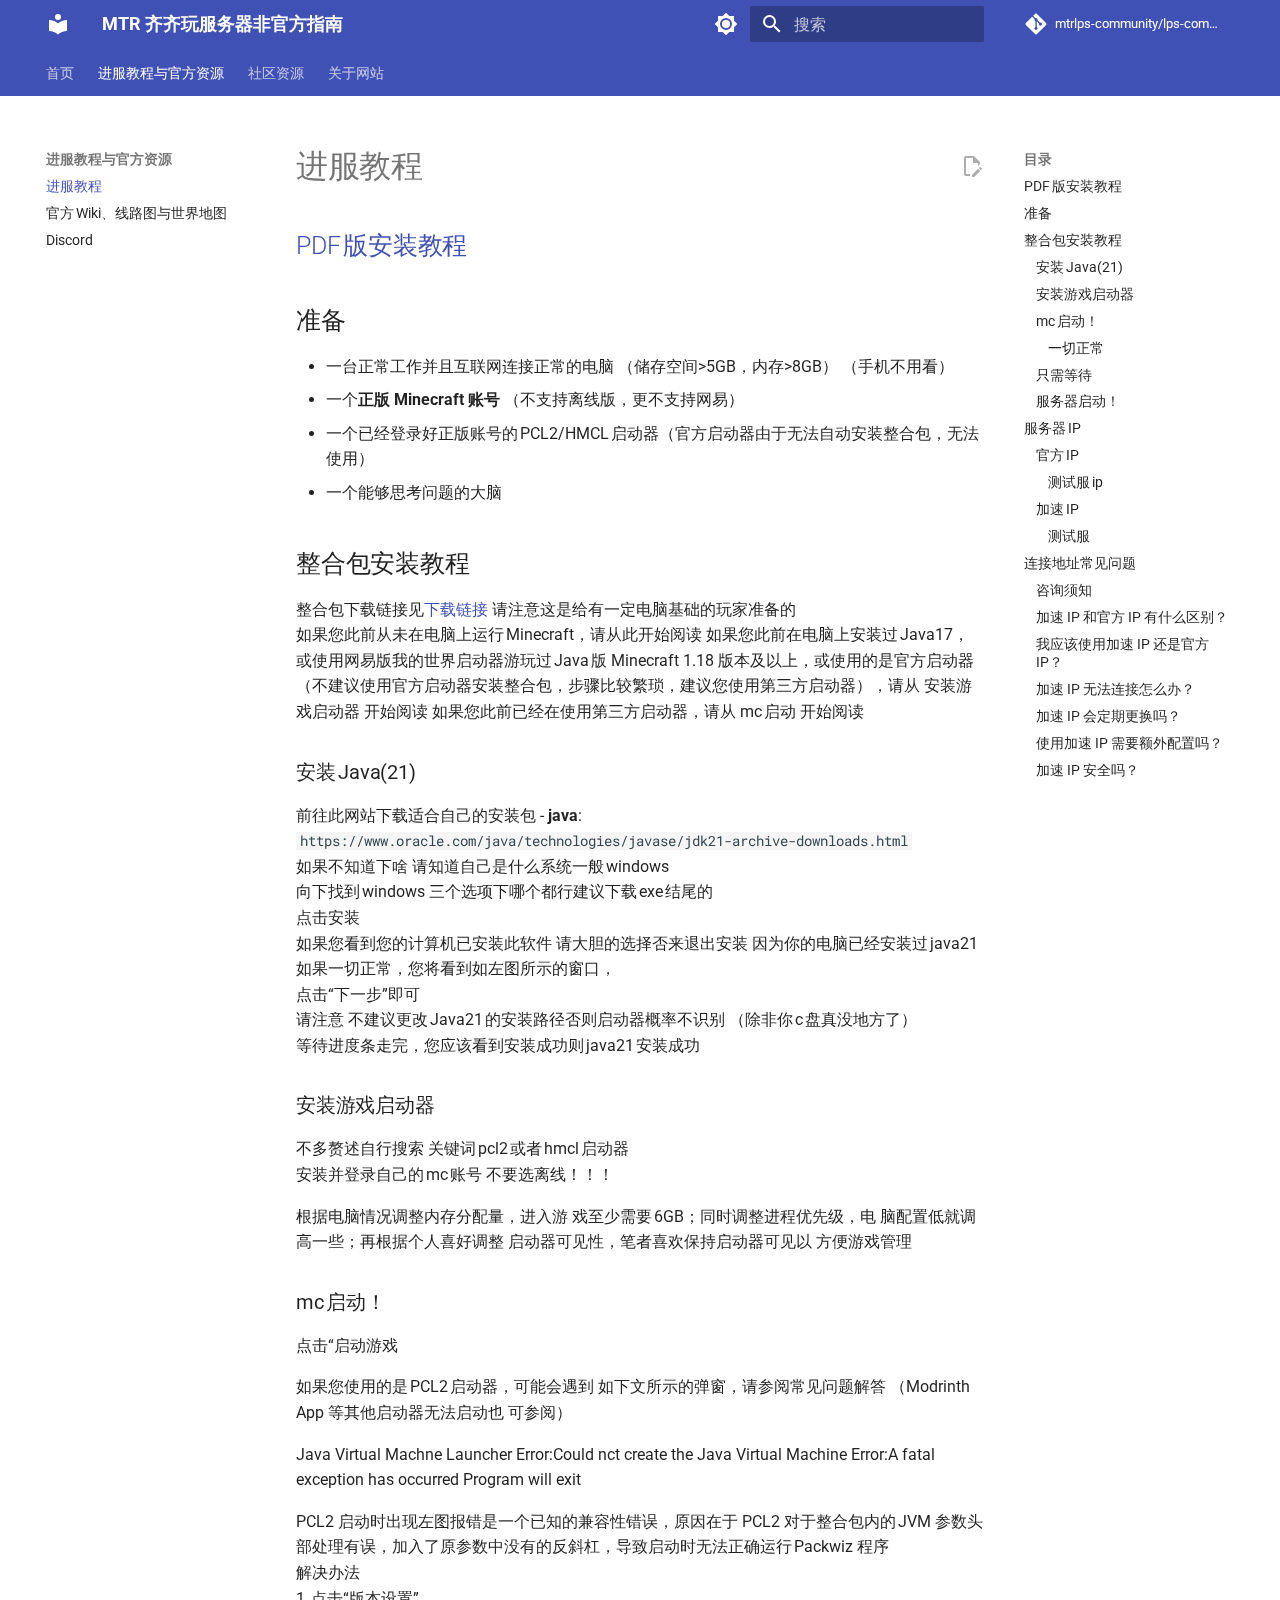
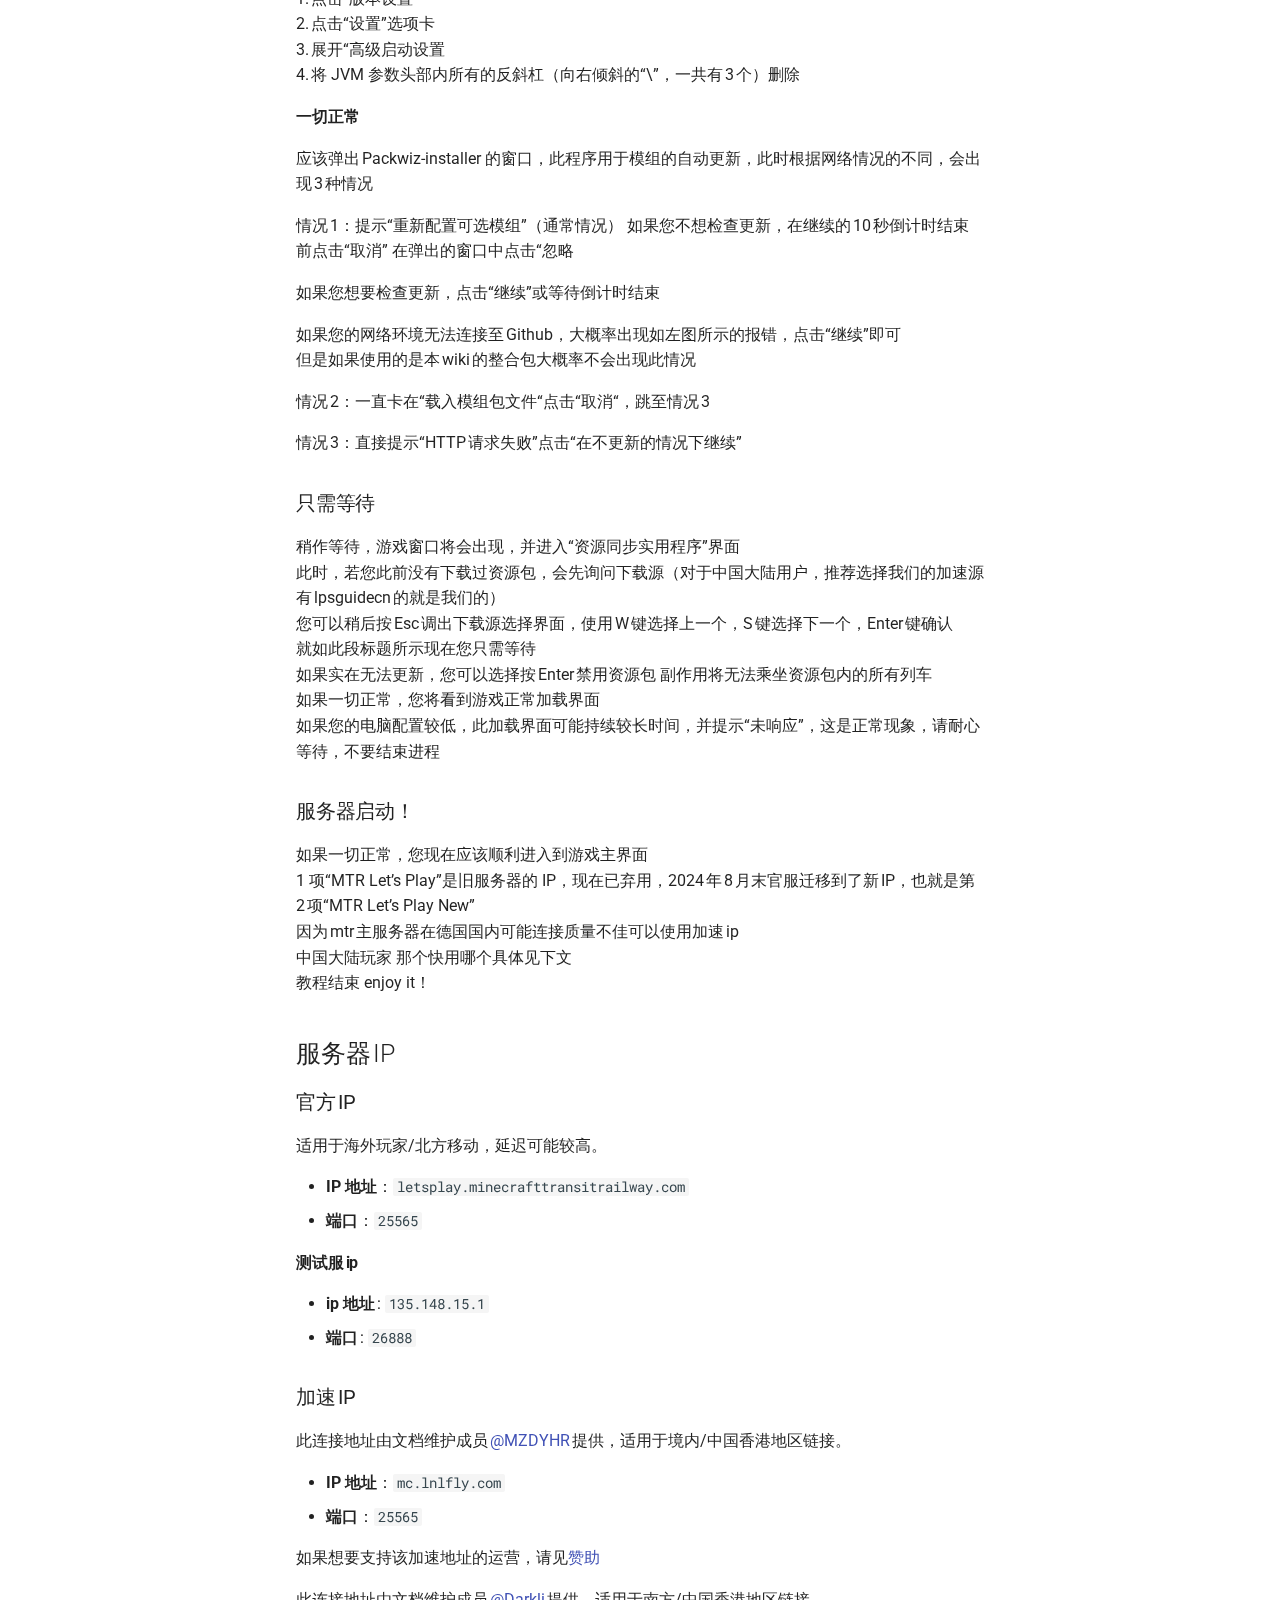
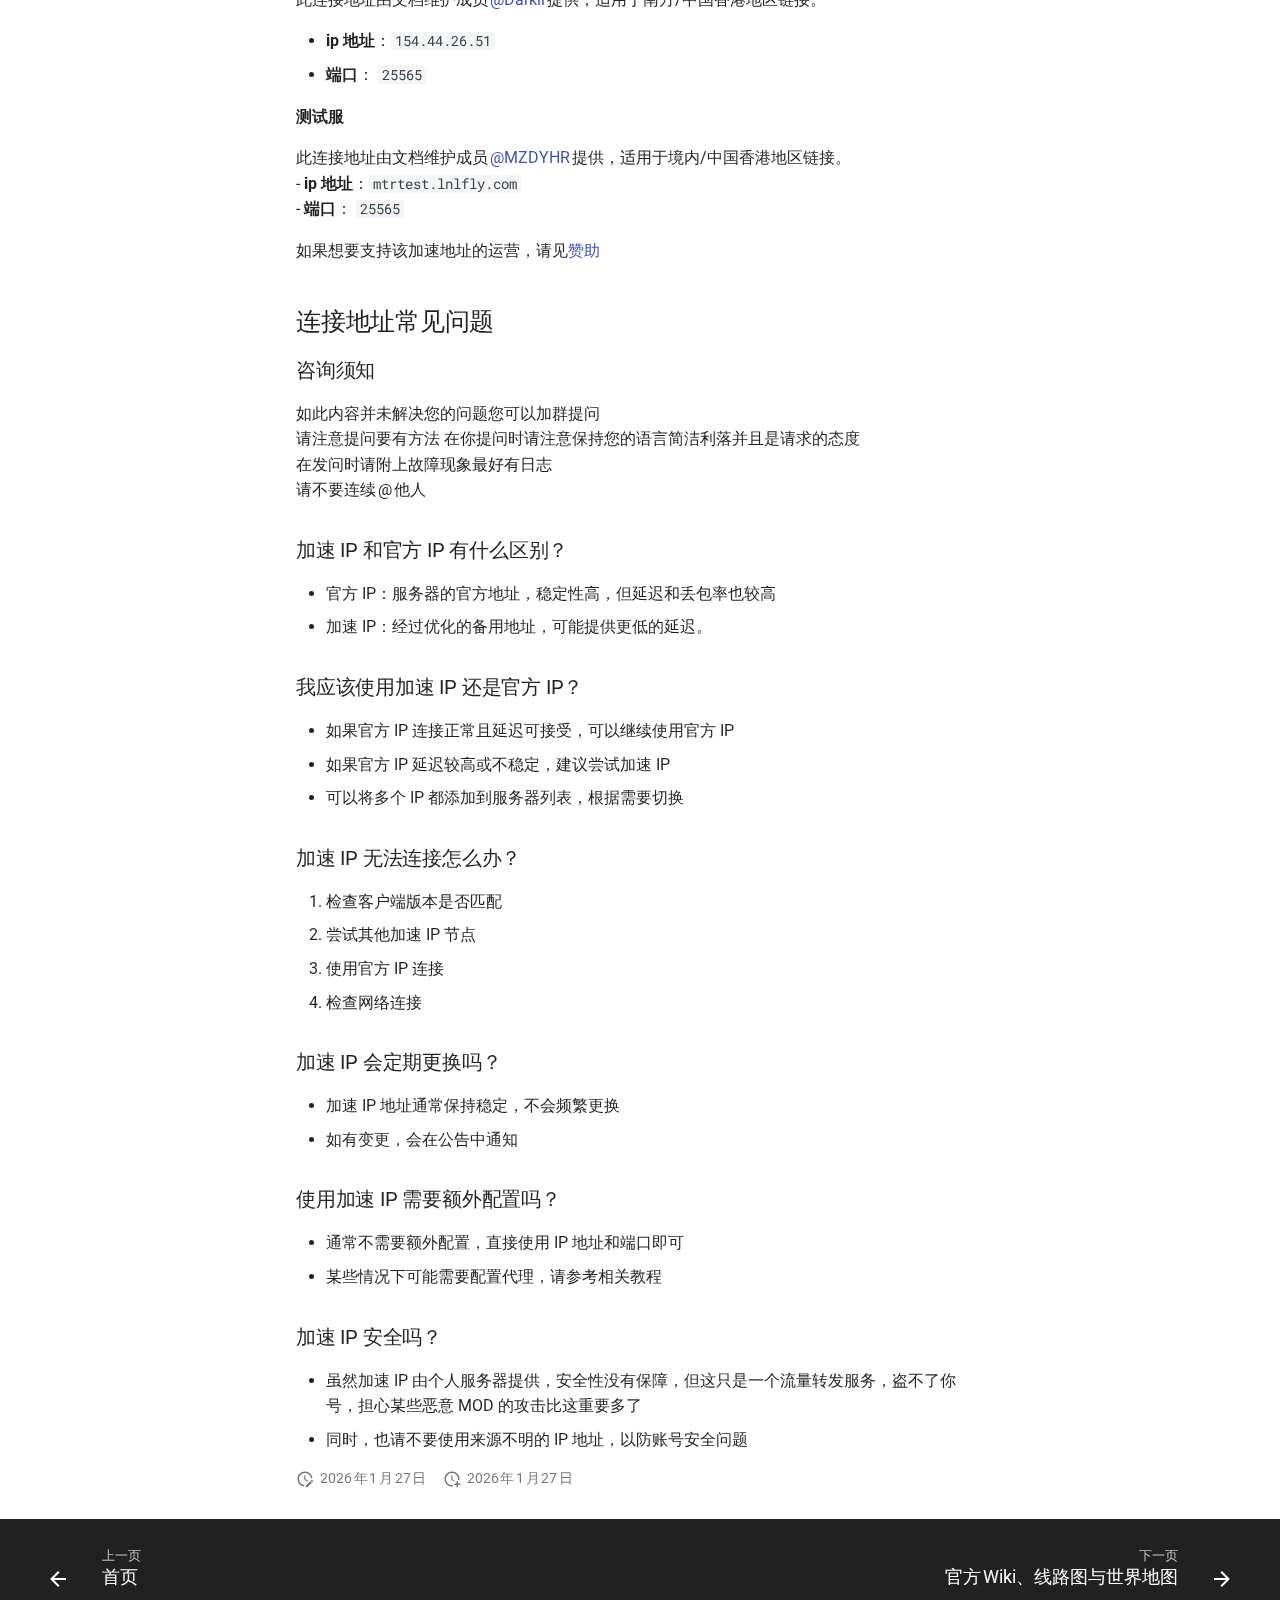
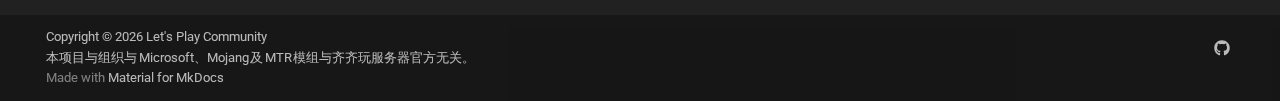
<file: tutorial/index.html>
<!doctype html>
<html lang="zh" class="no-js">
  <head>
    
      <meta charset="utf-8">
      <meta name="viewport" content="width=device-width,initial-scale=1">
      
        <meta name="description" content="本页面提供服务器加入指南及加速IP">
      
      
        <meta name="author" content="LPS Community Team">
      
      
        <link rel="canonical" href="https://www.lpsguide.cn/tutorial/">
      
      
        <link rel="prev" href="..">
      
      
        <link rel="next" href="../official/websites/">
      
      
        
      
      
      <link rel="icon" href="../assets/images/favicon.png">
      <meta name="generator" content="mkdocs-1.6.1, mkdocs-material-9.7.1">
    
    
      
        <title>进服指南 - MTR 齐齐玩服务器非官方指南</title>
      
    
    
      <link rel="stylesheet" href="../assets/stylesheets/main.484c7ddc.min.css">
      
        
        <link rel="stylesheet" href="../assets/stylesheets/palette.ab4e12ef.min.css">
      
      


    
    
      
    
    
      
        
        
        <link rel="preconnect" href="https://fonts.gstatic.com" crossorigin>
        <link rel="stylesheet" href="https://fonts.googleapis.com/css?family=Roboto:300,300i,400,400i,700,700i%7CRoboto+Mono:400,400i,700,700i&display=fallback">
        <style>:root{--md-text-font:"Roboto";--md-code-font:"Roboto Mono"}</style>
      
    
    
      <link rel="stylesheet" href="../assets/stylesheets/global.css">
    
    <script>__md_scope=new URL("..",location),__md_hash=e=>[...e].reduce(((e,_)=>(e<<5)-e+_.charCodeAt(0)),0),__md_get=(e,_=localStorage,t=__md_scope)=>JSON.parse(_.getItem(t.pathname+"."+e)),__md_set=(e,_,t=localStorage,a=__md_scope)=>{try{t.setItem(a.pathname+"."+e,JSON.stringify(_))}catch(e){}}</script>
    
      

    
    
  </head>
  
  
    
    
      
    
    
    
    
    <body dir="ltr" data-md-color-scheme="default" data-md-color-primary="indigo" data-md-color-accent="indigo">
  
    
    <input class="md-toggle" data-md-toggle="drawer" type="checkbox" id="__drawer" autocomplete="off">
    <input class="md-toggle" data-md-toggle="search" type="checkbox" id="__search" autocomplete="off">
    <label class="md-overlay" for="__drawer"></label>
    <div data-md-component="skip">
      
        
        <a href="#pdf" class="md-skip">
          跳转至
        </a>
      
    </div>
    <div data-md-component="announce">
      
    </div>
    
    
      

<header class="md-header" data-md-component="header">
  <nav class="md-header__inner md-grid" aria-label="页眉">
    <a href=".." title="MTR 齐齐玩服务器非官方指南" class="md-header__button md-logo" aria-label="MTR 齐齐玩服务器非官方指南" data-md-component="logo">
      
  
  <svg xmlns="http://www.w3.org/2000/svg" viewBox="0 0 24 24"><path d="M12 8a3 3 0 0 0 3-3 3 3 0 0 0-3-3 3 3 0 0 0-3 3 3 3 0 0 0 3 3m0 3.54C9.64 9.35 6.5 8 3 8v11c3.5 0 6.64 1.35 9 3.54 2.36-2.19 5.5-3.54 9-3.54V8c-3.5 0-6.64 1.35-9 3.54"/></svg>

    </a>
    <label class="md-header__button md-icon" for="__drawer">
      
      <svg xmlns="http://www.w3.org/2000/svg" viewBox="0 0 24 24"><path d="M3 6h18v2H3zm0 5h18v2H3zm0 5h18v2H3z"/></svg>
    </label>
    <div class="md-header__title" data-md-component="header-title">
      <div class="md-header__ellipsis">
        <div class="md-header__topic">
          <span class="md-ellipsis">
            MTR 齐齐玩服务器非官方指南
          </span>
        </div>
        <div class="md-header__topic" data-md-component="header-topic">
          <span class="md-ellipsis">
            
              进服指南
            
          </span>
        </div>
      </div>
    </div>
    
      
        <form class="md-header__option" data-md-component="palette">
  
    
    
    
    <input class="md-option" data-md-color-media="" data-md-color-scheme="default" data-md-color-primary="indigo" data-md-color-accent="indigo"  aria-label="切换到深色模式"  type="radio" name="__palette" id="__palette_0">
    
      <label class="md-header__button md-icon" title="切换到深色模式" for="__palette_1" hidden>
        <svg xmlns="http://www.w3.org/2000/svg" viewBox="0 0 24 24"><path d="M12 8a4 4 0 0 0-4 4 4 4 0 0 0 4 4 4 4 0 0 0 4-4 4 4 0 0 0-4-4m0 10a6 6 0 0 1-6-6 6 6 0 0 1 6-6 6 6 0 0 1 6 6 6 6 0 0 1-6 6m8-9.31V4h-4.69L12 .69 8.69 4H4v4.69L.69 12 4 15.31V20h4.69L12 23.31 15.31 20H20v-4.69L23.31 12z"/></svg>
      </label>
    
  
    
    
    
    <input class="md-option" data-md-color-media="" data-md-color-scheme="slate" data-md-color-primary="indigo" data-md-color-accent="indigo"  aria-label="切换到浅色模式"  type="radio" name="__palette" id="__palette_1">
    
      <label class="md-header__button md-icon" title="切换到浅色模式" for="__palette_0" hidden>
        <svg xmlns="http://www.w3.org/2000/svg" viewBox="0 0 24 24"><path d="M12 18c-.89 0-1.74-.2-2.5-.55C11.56 16.5 13 14.42 13 12s-1.44-4.5-3.5-5.45C10.26 6.2 11.11 6 12 6a6 6 0 0 1 6 6 6 6 0 0 1-6 6m8-9.31V4h-4.69L12 .69 8.69 4H4v4.69L.69 12 4 15.31V20h4.69L12 23.31 15.31 20H20v-4.69L23.31 12z"/></svg>
      </label>
    
  
</form>
      
    
    
      <script>var palette=__md_get("__palette");if(palette&&palette.color){if("(prefers-color-scheme)"===palette.color.media){var media=matchMedia("(prefers-color-scheme: light)"),input=document.querySelector(media.matches?"[data-md-color-media='(prefers-color-scheme: light)']":"[data-md-color-media='(prefers-color-scheme: dark)']");palette.color.media=input.getAttribute("data-md-color-media"),palette.color.scheme=input.getAttribute("data-md-color-scheme"),palette.color.primary=input.getAttribute("data-md-color-primary"),palette.color.accent=input.getAttribute("data-md-color-accent")}for(var[key,value]of Object.entries(palette.color))document.body.setAttribute("data-md-color-"+key,value)}</script>
    
    
    
      
      
        <label class="md-header__button md-icon" for="__search">
          
          <svg xmlns="http://www.w3.org/2000/svg" viewBox="0 0 24 24"><path d="M9.5 3A6.5 6.5 0 0 1 16 9.5c0 1.61-.59 3.09-1.56 4.23l.27.27h.79l5 5-1.5 1.5-5-5v-.79l-.27-.27A6.52 6.52 0 0 1 9.5 16 6.5 6.5 0 0 1 3 9.5 6.5 6.5 0 0 1 9.5 3m0 2C7 5 5 7 5 9.5S7 14 9.5 14 14 12 14 9.5 12 5 9.5 5"/></svg>
        </label>
        <div class="md-search" data-md-component="search" role="dialog">
  <label class="md-search__overlay" for="__search"></label>
  <div class="md-search__inner" role="search">
    <form class="md-search__form" name="search">
      <input type="text" class="md-search__input" name="query" aria-label="搜索" placeholder="搜索" autocapitalize="off" autocorrect="off" autocomplete="off" spellcheck="false" data-md-component="search-query" required>
      <label class="md-search__icon md-icon" for="__search">
        
        <svg xmlns="http://www.w3.org/2000/svg" viewBox="0 0 24 24"><path d="M9.5 3A6.5 6.5 0 0 1 16 9.5c0 1.61-.59 3.09-1.56 4.23l.27.27h.79l5 5-1.5 1.5-5-5v-.79l-.27-.27A6.52 6.52 0 0 1 9.5 16 6.5 6.5 0 0 1 3 9.5 6.5 6.5 0 0 1 9.5 3m0 2C7 5 5 7 5 9.5S7 14 9.5 14 14 12 14 9.5 12 5 9.5 5"/></svg>
        
        <svg xmlns="http://www.w3.org/2000/svg" viewBox="0 0 24 24"><path d="M20 11v2H8l5.5 5.5-1.42 1.42L4.16 12l7.92-7.92L13.5 5.5 8 11z"/></svg>
      </label>
      <nav class="md-search__options" aria-label="查找">
        
        <button type="reset" class="md-search__icon md-icon" title="清空当前内容" aria-label="清空当前内容" tabindex="-1">
          
          <svg xmlns="http://www.w3.org/2000/svg" viewBox="0 0 24 24"><path d="M19 6.41 17.59 5 12 10.59 6.41 5 5 6.41 10.59 12 5 17.59 6.41 19 12 13.41 17.59 19 19 17.59 13.41 12z"/></svg>
        </button>
      </nav>
      
        <div class="md-search__suggest" data-md-component="search-suggest"></div>
      
    </form>
    <div class="md-search__output">
      <div class="md-search__scrollwrap" tabindex="0" data-md-scrollfix>
        <div class="md-search-result" data-md-component="search-result">
          <div class="md-search-result__meta">
            正在初始化搜索引擎
          </div>
          <ol class="md-search-result__list" role="presentation"></ol>
        </div>
      </div>
    </div>
  </div>
</div>
      
    
    
      <div class="md-header__source">
        <a href="https://github.com/mtrlps-community/lps-community-guide" title="前往仓库" class="md-source" data-md-component="source">
  <div class="md-source__icon md-icon">
    
    <svg xmlns="http://www.w3.org/2000/svg" viewBox="0 0 448 512"><!--! Font Awesome Free 7.1.0 by @fontawesome - https://fontawesome.com License - https://fontawesome.com/license/free (Icons: CC BY 4.0, Fonts: SIL OFL 1.1, Code: MIT License) Copyright 2025 Fonticons, Inc.--><path d="M439.6 236.1 244 40.5c-5.4-5.5-12.8-8.5-20.4-8.5s-15 3-20.4 8.4L162.5 81l51.5 51.5c27.1-9.1 52.7 16.8 43.4 43.7l49.7 49.7c34.2-11.8 61.2 31 35.5 56.7-26.5 26.5-70.2-2.9-56-37.3L240.3 199v121.9c25.3 12.5 22.3 41.8 9.1 55-6.4 6.4-15.2 10.1-24.3 10.1s-17.8-3.6-24.3-10.1c-17.6-17.6-11.1-46.9 11.2-56v-123c-20.8-8.5-24.6-30.7-18.6-45L142.6 101 8.5 235.1C3 240.6 0 247.9 0 255.5s3 15 8.5 20.4l195.6 195.7c5.4 5.4 12.7 8.4 20.4 8.4s15-3 20.4-8.4l194.7-194.7c5.4-5.4 8.4-12.8 8.4-20.4s-3-15-8.4-20.4"/></svg>
  </div>
  <div class="md-source__repository">
    mtrlps-community/lps-community-guide
  </div>
</a>
      </div>
    
  </nav>
  
</header>
    
    <div class="md-container" data-md-component="container">
      
      
        
          
            
<nav class="md-tabs" aria-label="标签" data-md-component="tabs">
  <div class="md-grid">
    <ul class="md-tabs__list">
      
        
  
  
  
  
    <li class="md-tabs__item">
      <a href=".." class="md-tabs__link">
        
  
  
    
  
  首页

      </a>
    </li>
  

      
        
  
  
  
    
  
  
    
    
      <li class="md-tabs__item md-tabs__item--active">
        <a href="./" class="md-tabs__link">
          
  
  
  进服教程与官方资源

        </a>
      </li>
    
  

      
        
  
  
  
  
    
    
      <li class="md-tabs__item">
        <a href="../community/downloads/" class="md-tabs__link">
          
  
  
  社区资源

        </a>
      </li>
    
  

      
        
  
  
  
  
    
    
      <li class="md-tabs__item">
        <a href="../about/" class="md-tabs__link">
          
  
  
  关于网站

        </a>
      </li>
    
  

      
    </ul>
  </div>
</nav>
          
        
      
      <main class="md-main" data-md-component="main">
        <div class="md-main__inner md-grid">
          
            
              
              <div class="md-sidebar md-sidebar--primary" data-md-component="sidebar" data-md-type="navigation" >
                <div class="md-sidebar__scrollwrap">
                  <div class="md-sidebar__inner">
                    


  


<nav class="md-nav md-nav--primary md-nav--lifted" aria-label="导航栏" data-md-level="0">
  <label class="md-nav__title" for="__drawer">
    <a href=".." title="MTR 齐齐玩服务器非官方指南" class="md-nav__button md-logo" aria-label="MTR 齐齐玩服务器非官方指南" data-md-component="logo">
      
  
  <svg xmlns="http://www.w3.org/2000/svg" viewBox="0 0 24 24"><path d="M12 8a3 3 0 0 0 3-3 3 3 0 0 0-3-3 3 3 0 0 0-3 3 3 3 0 0 0 3 3m0 3.54C9.64 9.35 6.5 8 3 8v11c3.5 0 6.64 1.35 9 3.54 2.36-2.19 5.5-3.54 9-3.54V8c-3.5 0-6.64 1.35-9 3.54"/></svg>

    </a>
    MTR 齐齐玩服务器非官方指南
  </label>
  
    <div class="md-nav__source">
      <a href="https://github.com/mtrlps-community/lps-community-guide" title="前往仓库" class="md-source" data-md-component="source">
  <div class="md-source__icon md-icon">
    
    <svg xmlns="http://www.w3.org/2000/svg" viewBox="0 0 448 512"><!--! Font Awesome Free 7.1.0 by @fontawesome - https://fontawesome.com License - https://fontawesome.com/license/free (Icons: CC BY 4.0, Fonts: SIL OFL 1.1, Code: MIT License) Copyright 2025 Fonticons, Inc.--><path d="M439.6 236.1 244 40.5c-5.4-5.5-12.8-8.5-20.4-8.5s-15 3-20.4 8.4L162.5 81l51.5 51.5c27.1-9.1 52.7 16.8 43.4 43.7l49.7 49.7c34.2-11.8 61.2 31 35.5 56.7-26.5 26.5-70.2-2.9-56-37.3L240.3 199v121.9c25.3 12.5 22.3 41.8 9.1 55-6.4 6.4-15.2 10.1-24.3 10.1s-17.8-3.6-24.3-10.1c-17.6-17.6-11.1-46.9 11.2-56v-123c-20.8-8.5-24.6-30.7-18.6-45L142.6 101 8.5 235.1C3 240.6 0 247.9 0 255.5s3 15 8.5 20.4l195.6 195.7c5.4 5.4 12.7 8.4 20.4 8.4s15-3 20.4-8.4l194.7-194.7c5.4-5.4 8.4-12.8 8.4-20.4s-3-15-8.4-20.4"/></svg>
  </div>
  <div class="md-source__repository">
    mtrlps-community/lps-community-guide
  </div>
</a>
    </div>
  
  <ul class="md-nav__list" data-md-scrollfix>
    
      
      
  
  
  
  
    <li class="md-nav__item">
      <a href=".." class="md-nav__link">
        
  
  
  <span class="md-ellipsis">
    
  
    首页
  

    
  </span>
  
  

      </a>
    </li>
  

    
      
      
  
  
    
  
  
  
    
    
    
    
      
        
        
      
      
        
      
    
    
    <li class="md-nav__item md-nav__item--active md-nav__item--section md-nav__item--nested">
      
        
        
        <input class="md-nav__toggle md-toggle " type="checkbox" id="__nav_2" checked>
        
          
          <label class="md-nav__link" for="__nav_2" id="__nav_2_label" tabindex="">
            
  
  
  <span class="md-ellipsis">
    
  
    进服教程与官方资源
  

    
  </span>
  
  

            <span class="md-nav__icon md-icon"></span>
          </label>
        
        <nav class="md-nav" data-md-level="1" aria-labelledby="__nav_2_label" aria-expanded="true">
          <label class="md-nav__title" for="__nav_2">
            <span class="md-nav__icon md-icon"></span>
            
  
    进服教程与官方资源
  

          </label>
          <ul class="md-nav__list" data-md-scrollfix>
            
              
                
  
  
    
  
  
  
    <li class="md-nav__item md-nav__item--active">
      
      <input class="md-nav__toggle md-toggle" type="checkbox" id="__toc">
      
      
      
        <label class="md-nav__link md-nav__link--active" for="__toc">
          
  
  
  <span class="md-ellipsis">
    
  
    进服教程
  

    
  </span>
  
  

          <span class="md-nav__icon md-icon"></span>
        </label>
      
      <a href="./" class="md-nav__link md-nav__link--active">
        
  
  
  <span class="md-ellipsis">
    
  
    进服教程
  

    
  </span>
  
  

      </a>
      
        

<nav class="md-nav md-nav--secondary" aria-label="目录">
  
  
  
  
    <label class="md-nav__title" for="__toc">
      <span class="md-nav__icon md-icon"></span>
      目录
    </label>
    <ul class="md-nav__list" data-md-component="toc" data-md-scrollfix>
      
        <li class="md-nav__item">
  <a href="#pdf" class="md-nav__link">
    <span class="md-ellipsis">
      
        PDF版安装教程
      
    </span>
  </a>
  
</li>
      
        <li class="md-nav__item">
  <a href="#_1" class="md-nav__link">
    <span class="md-ellipsis">
      
        准备
      
    </span>
  </a>
  
</li>
      
        <li class="md-nav__item">
  <a href="#_2" class="md-nav__link">
    <span class="md-ellipsis">
      
        整合包安装教程
      
    </span>
  </a>
  
    <nav class="md-nav" aria-label="整合包安装教程">
      <ul class="md-nav__list">
        
          <li class="md-nav__item">
  <a href="#java21" class="md-nav__link">
    <span class="md-ellipsis">
      
        安装Java(21)
      
    </span>
  </a>
  
</li>
        
          <li class="md-nav__item">
  <a href="#_3" class="md-nav__link">
    <span class="md-ellipsis">
      
        安装游戏启动器
      
    </span>
  </a>
  
</li>
        
          <li class="md-nav__item">
  <a href="#mc" class="md-nav__link">
    <span class="md-ellipsis">
      
        mc启动！
      
    </span>
  </a>
  
    <nav class="md-nav" aria-label="mc启动！">
      <ul class="md-nav__list">
        
          <li class="md-nav__item">
  <a href="#_4" class="md-nav__link">
    <span class="md-ellipsis">
      
        一切正常
      
    </span>
  </a>
  
</li>
        
      </ul>
    </nav>
  
</li>
        
          <li class="md-nav__item">
  <a href="#_5" class="md-nav__link">
    <span class="md-ellipsis">
      
        只需等待
      
    </span>
  </a>
  
</li>
        
          <li class="md-nav__item">
  <a href="#_6" class="md-nav__link">
    <span class="md-ellipsis">
      
        服务器启动！
      
    </span>
  </a>
  
</li>
        
      </ul>
    </nav>
  
</li>
      
        <li class="md-nav__item">
  <a href="#ip" class="md-nav__link">
    <span class="md-ellipsis">
      
        服务器IP
      
    </span>
  </a>
  
    <nav class="md-nav" aria-label="服务器IP">
      <ul class="md-nav__list">
        
          <li class="md-nav__item">
  <a href="#ip_1" class="md-nav__link">
    <span class="md-ellipsis">
      
        官方IP
      
    </span>
  </a>
  
    <nav class="md-nav" aria-label="官方IP">
      <ul class="md-nav__list">
        
          <li class="md-nav__item">
  <a href="#ip_2" class="md-nav__link">
    <span class="md-ellipsis">
      
        测试服ip
      
    </span>
  </a>
  
</li>
        
      </ul>
    </nav>
  
</li>
        
          <li class="md-nav__item">
  <a href="#ip_3" class="md-nav__link">
    <span class="md-ellipsis">
      
        加速IP
      
    </span>
  </a>
  
    <nav class="md-nav" aria-label="加速IP">
      <ul class="md-nav__list">
        
          <li class="md-nav__item">
  <a href="#_7" class="md-nav__link">
    <span class="md-ellipsis">
      
        测试服
      
    </span>
  </a>
  
</li>
        
      </ul>
    </nav>
  
</li>
        
      </ul>
    </nav>
  
</li>
      
        <li class="md-nav__item">
  <a href="#_8" class="md-nav__link">
    <span class="md-ellipsis">
      
        连接地址常见问题
      
    </span>
  </a>
  
    <nav class="md-nav" aria-label="连接地址常见问题">
      <ul class="md-nav__list">
        
          <li class="md-nav__item">
  <a href="#_9" class="md-nav__link">
    <span class="md-ellipsis">
      
        咨询须知
      
    </span>
  </a>
  
</li>
        
          <li class="md-nav__item">
  <a href="#ip-ip" class="md-nav__link">
    <span class="md-ellipsis">
      
        加速 IP 和官方 IP 有什么区别？
      
    </span>
  </a>
  
</li>
        
          <li class="md-nav__item">
  <a href="#ip-ip_1" class="md-nav__link">
    <span class="md-ellipsis">
      
        我应该使用加速 IP 还是官方 IP？
      
    </span>
  </a>
  
</li>
        
          <li class="md-nav__item">
  <a href="#ip_4" class="md-nav__link">
    <span class="md-ellipsis">
      
        加速 IP 无法连接怎么办？
      
    </span>
  </a>
  
</li>
        
          <li class="md-nav__item">
  <a href="#ip_5" class="md-nav__link">
    <span class="md-ellipsis">
      
        加速 IP 会定期更换吗？
      
    </span>
  </a>
  
</li>
        
          <li class="md-nav__item">
  <a href="#ip_6" class="md-nav__link">
    <span class="md-ellipsis">
      
        使用加速 IP 需要额外配置吗？
      
    </span>
  </a>
  
</li>
        
          <li class="md-nav__item">
  <a href="#ip_7" class="md-nav__link">
    <span class="md-ellipsis">
      
        加速 IP 安全吗？
      
    </span>
  </a>
  
</li>
        
      </ul>
    </nav>
  
</li>
      
    </ul>
  
</nav>
      
    </li>
  

              
            
              
                
  
  
  
  
    <li class="md-nav__item">
      <a href="../official/websites/" class="md-nav__link">
        
  
  
  <span class="md-ellipsis">
    
  
    官方Wiki、线路图与世界地图
  

    
  </span>
  
  

      </a>
    </li>
  

              
            
              
                
  
  
  
  
    <li class="md-nav__item">
      <a href="../official/discord/" class="md-nav__link">
        
  
  
  <span class="md-ellipsis">
    
  
    Discord
  

    
  </span>
  
  

      </a>
    </li>
  

              
            
          </ul>
        </nav>
      
    </li>
  

    
      
      
  
  
  
  
    
    
    
    
      
      
        
      
    
    
    <li class="md-nav__item md-nav__item--nested">
      
        
        
        <input class="md-nav__toggle md-toggle " type="checkbox" id="__nav_3" >
        
          
          <label class="md-nav__link" for="__nav_3" id="__nav_3_label" tabindex="0">
            
  
  
  <span class="md-ellipsis">
    
  
    社区资源
  

    
  </span>
  
  

            <span class="md-nav__icon md-icon"></span>
          </label>
        
        <nav class="md-nav" data-md-level="1" aria-labelledby="__nav_3_label" aria-expanded="false">
          <label class="md-nav__title" for="__nav_3">
            <span class="md-nav__icon md-icon"></span>
            
  
    社区资源
  

          </label>
          <ul class="md-nav__list" data-md-scrollfix>
            
              
                
  
  
  
  
    <li class="md-nav__item">
      <a href="../community/downloads/" class="md-nav__link">
        
  
  
  <span class="md-ellipsis">
    
  
    网盘资源与线路图
  

    
  </span>
  
  

      </a>
    </li>
  

              
            
              
                
  
  
  
  
    <li class="md-nav__item">
      <a href="../community/qq-group/" class="md-nav__link">
        
  
  
  <span class="md-ellipsis">
    
  
    QQ 群聊
  

    
  </span>
  
  

      </a>
    </li>
  

              
            
          </ul>
        </nav>
      
    </li>
  

    
      
      
  
  
  
  
    
    
    
    
      
      
        
      
    
    
    <li class="md-nav__item md-nav__item--nested">
      
        
        
        <input class="md-nav__toggle md-toggle " type="checkbox" id="__nav_4" >
        
          
          <label class="md-nav__link" for="__nav_4" id="__nav_4_label" tabindex="0">
            
  
  
  <span class="md-ellipsis">
    
  
    关于网站
  

    
  </span>
  
  

            <span class="md-nav__icon md-icon"></span>
          </label>
        
        <nav class="md-nav" data-md-level="1" aria-labelledby="__nav_4_label" aria-expanded="false">
          <label class="md-nav__title" for="__nav_4">
            <span class="md-nav__icon md-icon"></span>
            
  
    关于网站
  

          </label>
          <ul class="md-nav__list" data-md-scrollfix>
            
              
                
  
  
  
  
    <li class="md-nav__item">
      <a href="../about/" class="md-nav__link">
        
  
  
  <span class="md-ellipsis">
    
  
    关于我们
  

    
  </span>
  
  

      </a>
    </li>
  

              
            
              
                
  
  
  
  
    <li class="md-nav__item">
      <a href="../about/sponsorship/" class="md-nav__link">
        
  
  
  <span class="md-ellipsis">
    
  
    赞助
  

    
  </span>
  
  

      </a>
    </li>
  

              
            
          </ul>
        </nav>
      
    </li>
  

    
  </ul>
</nav>
                  </div>
                </div>
              </div>
            
            
              
              <div class="md-sidebar md-sidebar--secondary" data-md-component="sidebar" data-md-type="toc" >
                <div class="md-sidebar__scrollwrap">
                  <div class="md-sidebar__inner">
                    

<nav class="md-nav md-nav--secondary" aria-label="目录">
  
  
  
  
    <label class="md-nav__title" for="__toc">
      <span class="md-nav__icon md-icon"></span>
      目录
    </label>
    <ul class="md-nav__list" data-md-component="toc" data-md-scrollfix>
      
        <li class="md-nav__item">
  <a href="#pdf" class="md-nav__link">
    <span class="md-ellipsis">
      
        PDF版安装教程
      
    </span>
  </a>
  
</li>
      
        <li class="md-nav__item">
  <a href="#_1" class="md-nav__link">
    <span class="md-ellipsis">
      
        准备
      
    </span>
  </a>
  
</li>
      
        <li class="md-nav__item">
  <a href="#_2" class="md-nav__link">
    <span class="md-ellipsis">
      
        整合包安装教程
      
    </span>
  </a>
  
    <nav class="md-nav" aria-label="整合包安装教程">
      <ul class="md-nav__list">
        
          <li class="md-nav__item">
  <a href="#java21" class="md-nav__link">
    <span class="md-ellipsis">
      
        安装Java(21)
      
    </span>
  </a>
  
</li>
        
          <li class="md-nav__item">
  <a href="#_3" class="md-nav__link">
    <span class="md-ellipsis">
      
        安装游戏启动器
      
    </span>
  </a>
  
</li>
        
          <li class="md-nav__item">
  <a href="#mc" class="md-nav__link">
    <span class="md-ellipsis">
      
        mc启动！
      
    </span>
  </a>
  
    <nav class="md-nav" aria-label="mc启动！">
      <ul class="md-nav__list">
        
          <li class="md-nav__item">
  <a href="#_4" class="md-nav__link">
    <span class="md-ellipsis">
      
        一切正常
      
    </span>
  </a>
  
</li>
        
      </ul>
    </nav>
  
</li>
        
          <li class="md-nav__item">
  <a href="#_5" class="md-nav__link">
    <span class="md-ellipsis">
      
        只需等待
      
    </span>
  </a>
  
</li>
        
          <li class="md-nav__item">
  <a href="#_6" class="md-nav__link">
    <span class="md-ellipsis">
      
        服务器启动！
      
    </span>
  </a>
  
</li>
        
      </ul>
    </nav>
  
</li>
      
        <li class="md-nav__item">
  <a href="#ip" class="md-nav__link">
    <span class="md-ellipsis">
      
        服务器IP
      
    </span>
  </a>
  
    <nav class="md-nav" aria-label="服务器IP">
      <ul class="md-nav__list">
        
          <li class="md-nav__item">
  <a href="#ip_1" class="md-nav__link">
    <span class="md-ellipsis">
      
        官方IP
      
    </span>
  </a>
  
    <nav class="md-nav" aria-label="官方IP">
      <ul class="md-nav__list">
        
          <li class="md-nav__item">
  <a href="#ip_2" class="md-nav__link">
    <span class="md-ellipsis">
      
        测试服ip
      
    </span>
  </a>
  
</li>
        
      </ul>
    </nav>
  
</li>
        
          <li class="md-nav__item">
  <a href="#ip_3" class="md-nav__link">
    <span class="md-ellipsis">
      
        加速IP
      
    </span>
  </a>
  
    <nav class="md-nav" aria-label="加速IP">
      <ul class="md-nav__list">
        
          <li class="md-nav__item">
  <a href="#_7" class="md-nav__link">
    <span class="md-ellipsis">
      
        测试服
      
    </span>
  </a>
  
</li>
        
      </ul>
    </nav>
  
</li>
        
      </ul>
    </nav>
  
</li>
      
        <li class="md-nav__item">
  <a href="#_8" class="md-nav__link">
    <span class="md-ellipsis">
      
        连接地址常见问题
      
    </span>
  </a>
  
    <nav class="md-nav" aria-label="连接地址常见问题">
      <ul class="md-nav__list">
        
          <li class="md-nav__item">
  <a href="#_9" class="md-nav__link">
    <span class="md-ellipsis">
      
        咨询须知
      
    </span>
  </a>
  
</li>
        
          <li class="md-nav__item">
  <a href="#ip-ip" class="md-nav__link">
    <span class="md-ellipsis">
      
        加速 IP 和官方 IP 有什么区别？
      
    </span>
  </a>
  
</li>
        
          <li class="md-nav__item">
  <a href="#ip-ip_1" class="md-nav__link">
    <span class="md-ellipsis">
      
        我应该使用加速 IP 还是官方 IP？
      
    </span>
  </a>
  
</li>
        
          <li class="md-nav__item">
  <a href="#ip_4" class="md-nav__link">
    <span class="md-ellipsis">
      
        加速 IP 无法连接怎么办？
      
    </span>
  </a>
  
</li>
        
          <li class="md-nav__item">
  <a href="#ip_5" class="md-nav__link">
    <span class="md-ellipsis">
      
        加速 IP 会定期更换吗？
      
    </span>
  </a>
  
</li>
        
          <li class="md-nav__item">
  <a href="#ip_6" class="md-nav__link">
    <span class="md-ellipsis">
      
        使用加速 IP 需要额外配置吗？
      
    </span>
  </a>
  
</li>
        
          <li class="md-nav__item">
  <a href="#ip_7" class="md-nav__link">
    <span class="md-ellipsis">
      
        加速 IP 安全吗？
      
    </span>
  </a>
  
</li>
        
      </ul>
    </nav>
  
</li>
      
    </ul>
  
</nav>
                  </div>
                </div>
              </div>
            
          
          
            <div class="md-content" data-md-component="content">
              
              <article class="md-content__inner md-typeset">
                
                  


  
    <a href="https://github.com/mtrlps-community/lps-community-guide/edit/main/docs/tutorial/index.md" title="编辑此页" class="md-content__button md-icon" rel="edit">
      
      <svg xmlns="http://www.w3.org/2000/svg" viewBox="0 0 24 24"><path d="M10 20H6V4h7v5h5v3.1l2-2V8l-6-6H6c-1.1 0-2 .9-2 2v16c0 1.1.9 2 2 2h4zm10.2-7c.1 0 .3.1.4.2l1.3 1.3c.2.2.2.6 0 .8l-1 1-2.1-2.1 1-1c.1-.1.2-.2.4-.2m0 3.9L14.1 23H12v-2.1l6.1-6.1z"/></svg>
    </a>
  
  


  <h1>进服教程</h1>

<h2 id="pdf"><a href="https://tonyv2.top/wp-content/uploads/2026/01/资源说明与进服指南V2.2（点击可直接查看）.pdf">PDF版安装教程</a><a class="headerlink" href="#pdf" title="Permanent link">&para;</a></h2>
<h2 id="_1">准备<a class="headerlink" href="#_1" title="Permanent link">&para;</a></h2>
<ul>
<li>一台正常工作并且互联网连接正常的电脑 （储存空间&gt;5GB，内存&gt;8GB） （手机不用看）</li>
<li>一个<strong>正版 Minecraft 账号</strong> （不支持离线版，更不支持网易）</li>
<li>一个已经登录好正版账号的PCL2/HMCL启动器（官方启动器由于无法自动安装整合包，无法使用）</li>
<li>一个能够思考问题的大脑</li>
</ul>
<h2 id="_2">整合包安装教程<a class="headerlink" href="#_2" title="Permanent link">&para;</a></h2>
<p>整合包下载链接见<a href="../community/downloads/">下载链接</a>
请注意这是给有一定电脑基础的玩家准备的<br />
如果您此前从未在电脑上运行Minecraft，请从此开始阅读
如果您此前在电脑上安装过Java17，或使用网易版我的世界启动器游玩过Java版
Minecraft 1.18 版本及以上，或使用的是官方启动器（不建议使用官方启动器安装整合包，步骤比较繁琐，建议您使用第三方启动器），请从 安装游戏启动器 开始阅读
如果您此前已经在使用第三方启动器，请从 mc启动 开始阅读</p>
<h3 id="java21">安装Java(21)<a class="headerlink" href="#java21" title="Permanent link">&para;</a></h3>
<p>前往此网站下载适合自己的安装包
- <strong>java</strong>: <code>https://www.oracle.com/java/technologies/javase/jdk21-archive-downloads.html</code><br />
如果不知道下啥 请知道自己是什么系统一般windows<br />
向下找到windows 三个选项下哪个都行建议下载exe结尾的<br />
点击安装<br />
如果您看到您的计算机已安装此软件 请大胆的选择否来退出安装 因为你的电脑已经安装过java21<br />
如果一切正常，您将看到如左图所示的窗口，<br />
点击“下一步”即可<br />
请注意 不建议更改Java21的安装路径否则启动器概率不识别 （除非你c盘真没地方了）<br />
等待进度条走完，您应该看到安装成功则java21安装成功  </p>
<h3 id="_3">安装游戏启动器<a class="headerlink" href="#_3" title="Permanent link">&para;</a></h3>
<p>不多赘述自行搜索 关键词pcl2或者hmcl启动器<br />
安装并登录自己的mc账号 不要选离线！！！  </p>
<p>根据电脑情况调整内存分配量，进入游
戏至少需要6GB；同时调整进程优先级，电
脑配置低就调高一些；再根据个人喜好调整
启动器可见性，笔者喜欢保持启动器可见以
方便游戏管理</p>
<h3 id="mc">mc启动！<a class="headerlink" href="#mc" title="Permanent link">&para;</a></h3>
<p>点击“启动游戏  </p>
<p>如果您使用的是PCL2启动器，可能会遇到
如下文所示的弹窗，请参阅常见问题解答
（Modrinth App 等其他启动器无法启动也
可参阅）</p>
<p>Java Virtual Machne Launcher
Error:Could nct create the Java Virtual Machine
Error:A fatal exception has occurred Program will exit</p>
<p>PCL2 启动时出现左图报错是一个已知的兼容性错误，原因在于 PCL2 对于整合包内的JVM 参数头部处理有误，加入了原参数中没有的反斜杠，导致启动时无法正确运行Packwiz 程序<br />
解决办法<br />
1.点击“版本设置”<br />
2.点击“设置”选项卡<br />
3.展开“高级启动设置<br />
4.将 JVM 参数头部内所有的反斜杠（向右倾斜的“\”，一共有3个）删除</p>
<h4 id="_4">一切正常<a class="headerlink" href="#_4" title="Permanent link">&para;</a></h4>
<p>应该弹出Packwiz-installer 的窗口，此程序用于模组的自动更新，此时根据网络情况的不同，会出现3种情况</p>
<p>情况1：提示“重新配置可选模组”（通常情况）
如果您不想检查更新，在继续的10秒倒计时结束前点击“取消”
在弹出的窗口中点击“忽略</p>
<p>如果您想要检查更新，点击“继续”或等待倒计时结束</p>
<p>如果您的网络环境无法连接至Github，大概率出现如左图所示的报错，点击“继续”即可<br />
但是如果使用的是本wiki的整合包大概率不会出现此情况  </p>
<p>情况2：一直卡在“载入模组包文件“点击“取消“，跳至情况3</p>
<p>情况3：直接提示“HTTP请求失败”点击“在不更新的情况下继续”</p>
<h3 id="_5">只需等待<a class="headerlink" href="#_5" title="Permanent link">&para;</a></h3>
<p>稍作等待，游戏窗口将会出现，并进入“资源同步实用程序”界面<br />
此时，若您此前没有下载过资源包，会先询问下载源（对于中国大陆用户，推荐选择我们的加速源有lpsguidecn的就是我们的）<br />
您可以稍后按Esc调出下载源选择界面，使用W键选择上一个，S键选择下一个，Enter键确认<br />
就如此段标题所示现在您只需等待<br />
如果实在无法更新，您可以选择按Enter禁用资源包 副作用将无法乘坐资源包内的所有列车<br />
如果一切正常，您将看到游戏正常加载界面<br />
如果您的电脑配置较低，此加载界面可能持续较长时间，并提示“未响应”，这是正常现象，请耐心等待，不要结束进程  </p>
<h3 id="_6">服务器启动！<a class="headerlink" href="#_6" title="Permanent link">&para;</a></h3>
<p>如果一切正常，您现在应该顺利进入到游戏主界面<br />
1 项“MTR Let’s Play”是旧服务器的 IP，现在已弃用，2024年8月末官服迁移到了新IP，也就是第2项“MTR Let’s Play New”<br />
因为mtr主服务器在德国国内可能连接质量不佳可以使用加速ip<br />
中国大陆玩家 那个快用哪个具体见下文<br />
教程结束 enjoy it！</p>
<h2 id="ip">服务器IP<a class="headerlink" href="#ip" title="Permanent link">&para;</a></h2>
<h3 id="ip_1">官方IP<a class="headerlink" href="#ip_1" title="Permanent link">&para;</a></h3>
<p>适用于海外玩家/北方移动，延迟可能较高。</p>
<ul>
<li><strong>IP 地址</strong>：<code>letsplay.minecrafttransitrailway.com</code></li>
<li><strong>端口</strong>：<code>25565</code></li>
</ul>
<h4 id="ip_2">测试服ip<a class="headerlink" href="#ip_2" title="Permanent link">&para;</a></h4>
<ul>
<li><strong>ip 地址</strong>: <code>135.148.15.1</code></li>
<li><strong>端口</strong>: <code>26888</code></li>
</ul>
<h3 id="ip_3">加速IP<a class="headerlink" href="#ip_3" title="Permanent link">&para;</a></h3>
<p>此连接地址由文档维护成员<a href="https://github.com/MZDYHR">@MZDYHR</a>提供，适用于境内/中国香港地区链接。</p>
<ul>
<li><strong>IP 地址</strong>：<code>mc.lnlfly.com</code></li>
<li><strong>端口</strong>：<code>25565</code></li>
</ul>
<p>如果想要支持该加速地址的运营，请见<a href="../about/sponsorship/">赞助</a></p>
<p>此连接地址由文档维护成员<a href="">@Darkli</a>提供，适用于南方/中国香港地区链接。  </p>
<ul>
<li><strong>ip 地址</strong>：<code>154.44.26.51</code>  </li>
<li><strong>端口</strong>： <code>25565</code>  </li>
</ul>
<h4 id="_7">测试服<a class="headerlink" href="#_7" title="Permanent link">&para;</a></h4>
<p>此连接地址由文档维护成员<a href="https://github.com/MZDYHR">@MZDYHR</a>提供，适用于境内/中国香港地区链接。<br />
- <strong>ip 地址</strong>：<code>mtrtest.lnlfly.com</code><br />
- <strong>端口</strong>： <code>25565</code>  </p>
<p>如果想要支持该加速地址的运营，请见<a href="../about/sponsorship/">赞助</a></p>
<h2 id="_8">连接地址常见问题<a class="headerlink" href="#_8" title="Permanent link">&para;</a></h2>
<h3 id="_9">咨询须知<a class="headerlink" href="#_9" title="Permanent link">&para;</a></h3>
<p>如此内容并未解决您的问题您可以加群提问<br />
请注意提问要有方法 在你提问时请注意保持您的语言简洁利落并且是请求的态度<br />
在发问时请附上故障现象最好有日志<br />
请不要连续@他人  </p>
<h3 id="ip-ip">加速 IP 和官方 IP 有什么区别？<a class="headerlink" href="#ip-ip" title="Permanent link">&para;</a></h3>
<ul>
<li>官方 IP：服务器的官方地址，稳定性高，但延迟和丢包率也较高</li>
<li>加速 IP：经过优化的备用地址，可能提供更低的延迟。</li>
</ul>
<h3 id="ip-ip_1">我应该使用加速 IP 还是官方 IP？<a class="headerlink" href="#ip-ip_1" title="Permanent link">&para;</a></h3>
<ul>
<li>如果官方 IP 连接正常且延迟可接受，可以继续使用官方 IP</li>
<li>如果官方 IP 延迟较高或不稳定，建议尝试加速 IP</li>
<li>可以将多个 IP 都添加到服务器列表，根据需要切换</li>
</ul>
<h3 id="ip_4">加速 IP 无法连接怎么办？<a class="headerlink" href="#ip_4" title="Permanent link">&para;</a></h3>
<ol>
<li>检查客户端版本是否匹配</li>
<li>尝试其他加速 IP 节点</li>
<li>使用官方 IP 连接</li>
<li>检查网络连接</li>
</ol>
<h3 id="ip_5">加速 IP 会定期更换吗？<a class="headerlink" href="#ip_5" title="Permanent link">&para;</a></h3>
<ul>
<li>加速 IP 地址通常保持稳定，不会频繁更换</li>
<li>如有变更，会在公告中通知</li>
</ul>
<h3 id="ip_6">使用加速 IP 需要额外配置吗？<a class="headerlink" href="#ip_6" title="Permanent link">&para;</a></h3>
<ul>
<li>通常不需要额外配置，直接使用 IP 地址和端口即可</li>
<li>某些情况下可能需要配置代理，请参考相关教程</li>
</ul>
<h3 id="ip_7">加速 IP 安全吗？<a class="headerlink" href="#ip_7" title="Permanent link">&para;</a></h3>
<ul>
<li>虽然加速 IP 由个人服务器提供，安全性没有保障，但这只是一个流量转发服务，盗不了你号，担心某些恶意 MOD 的攻击比这重要多了</li>
<li>同时，也请不要使用来源不明的 IP 地址，以防账号安全问题</li>
</ul>







  
    
  
  
    
  


  <aside class="md-source-file">
    
      
  <span class="md-source-file__fact">
    <span class="md-icon" title="最后更新">
      <svg xmlns="http://www.w3.org/2000/svg" viewBox="0 0 24 24"><path d="M21 13.1c-.1 0-.3.1-.4.2l-1 1 2.1 2.1 1-1c.2-.2.2-.6 0-.8l-1.3-1.3c-.1-.1-.2-.2-.4-.2m-1.9 1.8-6.1 6V23h2.1l6.1-6.1zM12.5 7v5.2l4 2.4-1 1L11 13V7zM11 21.9c-5.1-.5-9-4.8-9-9.9C2 6.5 6.5 2 12 2c5.3 0 9.6 4.1 10 9.3-.3-.1-.6-.2-1-.2s-.7.1-1 .2C19.6 7.2 16.2 4 12 4c-4.4 0-8 3.6-8 8 0 4.1 3.1 7.5 7.1 7.9l-.1.2z"/></svg>
    </span>
    <span class="git-revision-date-localized-plugin git-revision-date-localized-plugin-date" title="2026年1月27日 17:19:51 UTC">2026年1月27日</span>
  </span>

    
    
      
  <span class="md-source-file__fact">
    <span class="md-icon" title="创建日期">
      <svg xmlns="http://www.w3.org/2000/svg" viewBox="0 0 24 24"><path d="M14.47 15.08 11 13V7h1.5v5.25l3.08 1.83c-.41.28-.79.62-1.11 1m-1.39 4.84c-.36.05-.71.08-1.08.08-4.42 0-8-3.58-8-8s3.58-8 8-8 8 3.58 8 8c0 .37-.03.72-.08 1.08.69.1 1.33.32 1.92.64.1-.56.16-1.13.16-1.72 0-5.5-4.5-10-10-10S2 6.5 2 12s4.47 10 10 10c.59 0 1.16-.06 1.72-.16-.32-.59-.54-1.23-.64-1.92M18 15v3h-3v2h3v3h2v-3h3v-2h-3v-3z"/></svg>
    </span>
    <span class="git-revision-date-localized-plugin git-revision-date-localized-plugin-date" title="2026年1月27日 17:19:51 UTC">2026年1月27日</span>
  </span>

    
    
    
  </aside>





                
              </article>
            </div>
          
          
<script>var target=document.getElementById(location.hash.slice(1));target&&target.name&&(target.checked=target.name.startsWith("__tabbed_"))</script>
        </div>
        
          <button type="button" class="md-top md-icon" data-md-component="top" hidden>
  
  <svg xmlns="http://www.w3.org/2000/svg" viewBox="0 0 24 24"><path d="M13 20h-2V8l-5.5 5.5-1.42-1.42L12 4.16l7.92 7.92-1.42 1.42L13 8z"/></svg>
  回到页面顶部
</button>
        
      </main>
      
        <footer class="md-footer">
  
    
      
      <nav class="md-footer__inner md-grid" aria-label="页脚" >
        
          
          <a href=".." class="md-footer__link md-footer__link--prev" aria-label="上一页: 首页">
            <div class="md-footer__button md-icon">
              
              <svg xmlns="http://www.w3.org/2000/svg" viewBox="0 0 24 24"><path d="M20 11v2H8l5.5 5.5-1.42 1.42L4.16 12l7.92-7.92L13.5 5.5 8 11z"/></svg>
            </div>
            <div class="md-footer__title">
              <span class="md-footer__direction">
                上一页
              </span>
              <div class="md-ellipsis">
                首页
              </div>
            </div>
          </a>
        
        
          
          <a href="../official/websites/" class="md-footer__link md-footer__link--next" aria-label="下一页: 官方Wiki、线路图与世界地图">
            <div class="md-footer__title">
              <span class="md-footer__direction">
                下一页
              </span>
              <div class="md-ellipsis">
                官方Wiki、线路图与世界地图
              </div>
            </div>
            <div class="md-footer__button md-icon">
              
              <svg xmlns="http://www.w3.org/2000/svg" viewBox="0 0 24 24"><path d="M4 11v2h12l-5.5 5.5 1.42 1.42L19.84 12l-7.92-7.92L10.5 5.5 16 11z"/></svg>
            </div>
          </a>
        
      </nav>
    
  
  <div class="md-footer-meta md-typeset">
    <div class="md-footer-meta__inner md-grid">
      <div class="md-copyright">
  
    <div class="md-copyright__highlight">
      Copyright &copy; 2026 Let's Play Community<br>本项目与组织与Microsoft、Mojang及MTR模组与齐齐玩服务器官方无关。
    </div>
  
  
    Made with
    <a href="https://squidfunk.github.io/mkdocs-material/" target="_blank" rel="noopener">
      Material for MkDocs
    </a>
  
</div>
      
        
<div class="md-social">
  
    
    
    
    
    <a href="https://github.com/mtrlps-community" target="_blank" rel="noopener" title="GitHub" class="md-social__link">
      <svg xmlns="http://www.w3.org/2000/svg" viewBox="0 0 512 512"><!--! Font Awesome Free 7.1.0 by @fontawesome - https://fontawesome.com License - https://fontawesome.com/license/free (Icons: CC BY 4.0, Fonts: SIL OFL 1.1, Code: MIT License) Copyright 2025 Fonticons, Inc.--><path d="M173.9 397.4c0 2-2.3 3.6-5.2 3.6-3.3.3-5.6-1.3-5.6-3.6 0-2 2.3-3.6 5.2-3.6 3-.3 5.6 1.3 5.6 3.6m-31.1-4.5c-.7 2 1.3 4.3 4.3 4.9 2.6 1 5.6 0 6.2-2s-1.3-4.3-4.3-5.2c-2.6-.7-5.5.3-6.2 2.3m44.2-1.7c-2.9.7-4.9 2.6-4.6 4.9.3 2 2.9 3.3 5.9 2.6 2.9-.7 4.9-2.6 4.6-4.6-.3-1.9-3-3.2-5.9-2.9M252.8 8C114.1 8 8 113.3 8 252c0 110.9 69.8 205.8 169.5 239.2 12.8 2.3 17.3-5.6 17.3-12.1 0-6.2-.3-40.4-.3-61.4 0 0-70 15-84.7-29.8 0 0-11.4-29.1-27.8-36.6 0 0-22.9-15.7 1.6-15.4 0 0 24.9 2 38.6 25.8 21.9 38.6 58.6 27.5 72.9 20.9 2.3-16 8.8-27.1 16-33.7-55.9-6.2-112.3-14.3-112.3-110.5 0-27.5 7.6-41.3 23.6-58.9-2.6-6.5-11.1-33.3 2.6-67.9 20.9-6.5 69 27 69 27 20-5.6 41.5-8.5 62.8-8.5s42.8 2.9 62.8 8.5c0 0 48.1-33.6 69-27 13.7 34.7 5.2 61.4 2.6 67.9 16 17.7 25.8 31.5 25.8 58.9 0 96.5-58.9 104.2-114.8 110.5 9.2 7.9 17 22.9 17 46.4 0 33.7-.3 75.4-.3 83.6 0 6.5 4.6 14.4 17.3 12.1C436.2 457.8 504 362.9 504 252 504 113.3 391.5 8 252.8 8M105.2 352.9c-1.3 1-1 3.3.7 5.2 1.6 1.6 3.9 2.3 5.2 1 1.3-1 1-3.3-.7-5.2-1.6-1.6-3.9-2.3-5.2-1m-10.8-8.1c-.7 1.3.3 2.9 2.3 3.9 1.6 1 3.6.7 4.3-.7.7-1.3-.3-2.9-2.3-3.9-2-.6-3.6-.3-4.3.7m32.4 35.6c-1.6 1.3-1 4.3 1.3 6.2 2.3 2.3 5.2 2.6 6.5 1 1.3-1.3.7-4.3-1.3-6.2-2.2-2.3-5.2-2.6-6.5-1m-11.4-14.7c-1.6 1-1.6 3.6 0 5.9s4.3 3.3 5.6 2.3c1.6-1.3 1.6-3.9 0-6.2-1.4-2.3-4-3.3-5.6-2"/></svg>
    </a>
  
</div>
      
    </div>
  </div>
</footer>
      
    </div>
    <div class="md-dialog" data-md-component="dialog">
      <div class="md-dialog__inner md-typeset"></div>
    </div>
    
    
    
      
      
      <script id="__config" type="application/json">{"annotate": null, "base": "..", "features": ["navigation.tabs", "navigation.sections", "navigation.top", "search.suggest", "search.highlight", "content.code.annotate", "content.action.edit", "navigation.footer"], "search": "../assets/javascripts/workers/search.2c215733.min.js", "tags": null, "translations": {"clipboard.copied": "\u5df2\u590d\u5236", "clipboard.copy": "\u590d\u5236", "search.result.more.one": "\u5728\u8be5\u9875\u4e0a\u8fd8\u6709 1 \u4e2a\u7b26\u5408\u6761\u4ef6\u7684\u7ed3\u679c", "search.result.more.other": "\u5728\u8be5\u9875\u4e0a\u8fd8\u6709 # \u4e2a\u7b26\u5408\u6761\u4ef6\u7684\u7ed3\u679c", "search.result.none": "\u6ca1\u6709\u627e\u5230\u7b26\u5408\u6761\u4ef6\u7684\u7ed3\u679c", "search.result.one": "\u627e\u5230 1 \u4e2a\u7b26\u5408\u6761\u4ef6\u7684\u7ed3\u679c", "search.result.other": "# \u4e2a\u7b26\u5408\u6761\u4ef6\u7684\u7ed3\u679c", "search.result.placeholder": "\u952e\u5165\u4ee5\u5f00\u59cb\u641c\u7d22", "search.result.term.missing": "\u7f3a\u5c11", "select.version": "\u9009\u62e9\u5f53\u524d\u7248\u672c"}, "version": null}</script>
    
    
      <script src="../assets/javascripts/bundle.79ae519e.min.js"></script>
      
        <script src="../assets/umami.js"></script>
      
    
  </body>
</html>
</file>
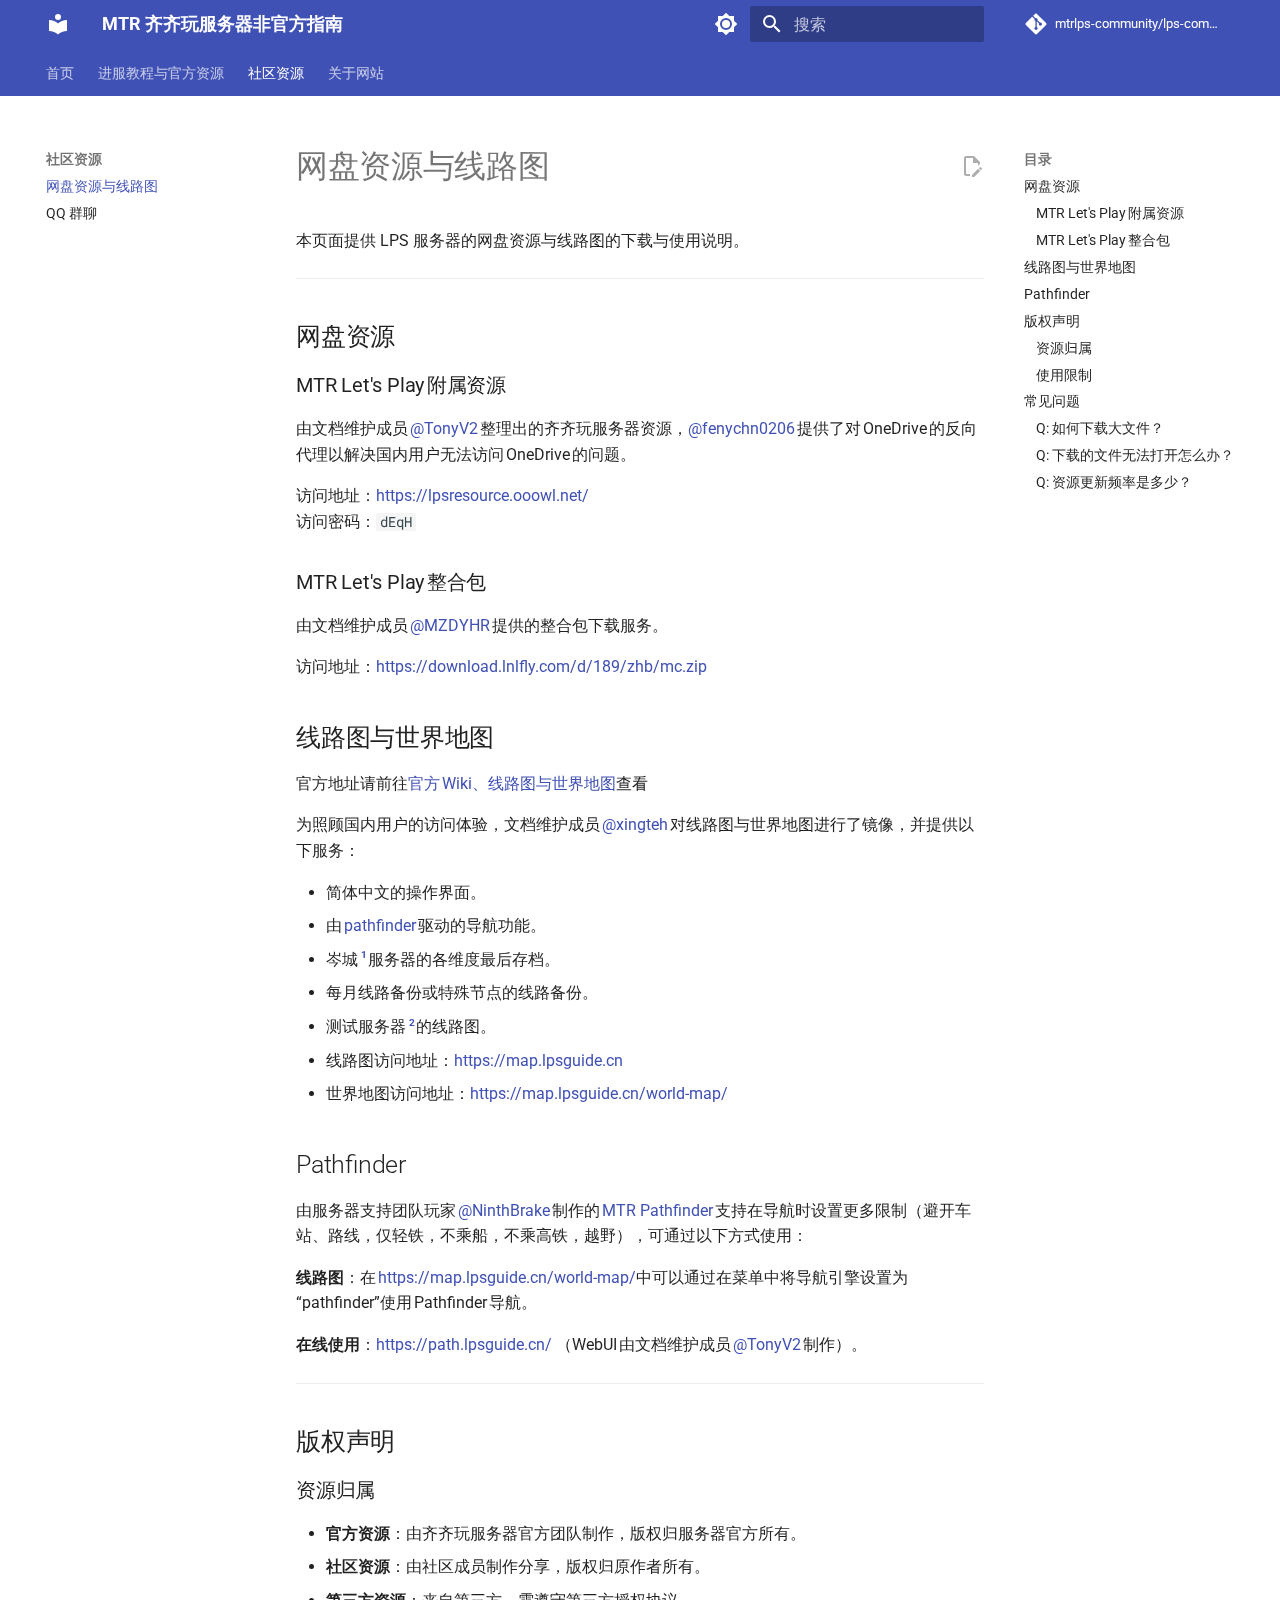
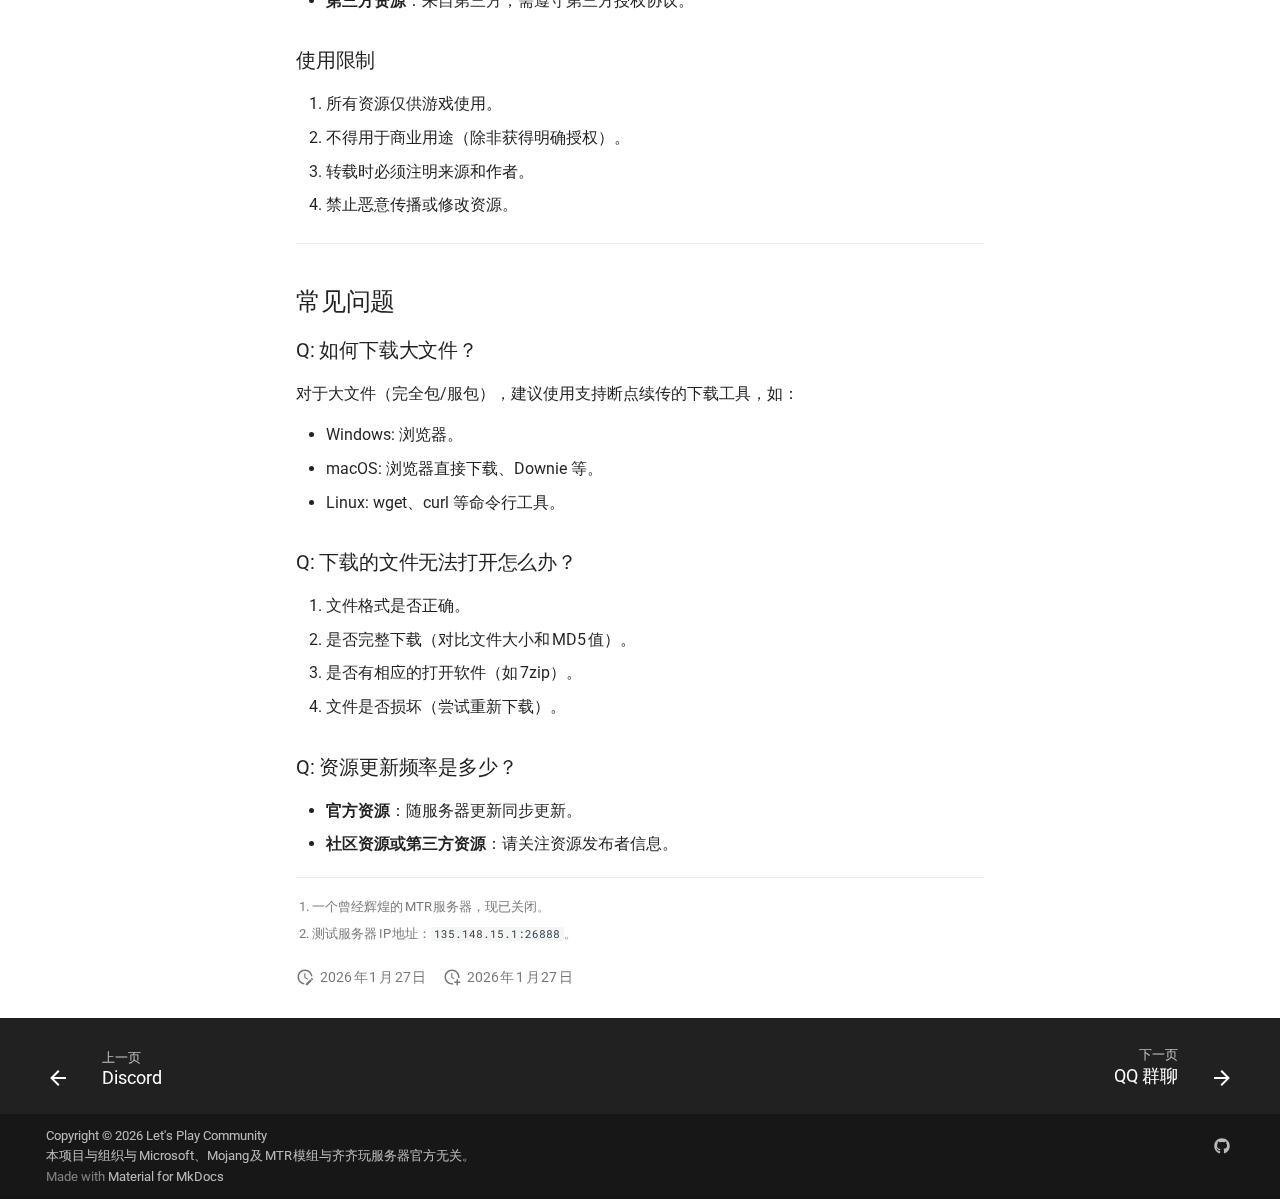
<file: community/downloads/index.html>
<!doctype html>
<html lang="zh" class="no-js">
  <head>
    
      <meta charset="utf-8">
      <meta name="viewport" content="width=device-width,initial-scale=1">
      
        <meta name="description" content="获取由社区提供的服务器资源与线路图镜像">
      
      
        <meta name="author" content="LPS Community Team">
      
      
        <link rel="canonical" href="https://www.lpsguide.cn/community/downloads/">
      
      
        <link rel="prev" href="../../official/discord/">
      
      
        <link rel="next" href="../qq-group/">
      
      
        
      
      
      <link rel="icon" href="../../assets/images/favicon.png">
      <meta name="generator" content="mkdocs-1.6.1, mkdocs-material-9.7.1">
    
    
      
        <title>网盘资源与在线线路图 - MTR 齐齐玩服务器非官方指南</title>
      
    
    
      <link rel="stylesheet" href="../../assets/stylesheets/main.484c7ddc.min.css">
      
        
        <link rel="stylesheet" href="../../assets/stylesheets/palette.ab4e12ef.min.css">
      
      


    
    
      
    
    
      
        
        
        <link rel="preconnect" href="https://fonts.gstatic.com" crossorigin>
        <link rel="stylesheet" href="https://fonts.googleapis.com/css?family=Roboto:300,300i,400,400i,700,700i%7CRoboto+Mono:400,400i,700,700i&display=fallback">
        <style>:root{--md-text-font:"Roboto";--md-code-font:"Roboto Mono"}</style>
      
    
    
      <link rel="stylesheet" href="../../assets/stylesheets/global.css">
    
    <script>__md_scope=new URL("../..",location),__md_hash=e=>[...e].reduce(((e,_)=>(e<<5)-e+_.charCodeAt(0)),0),__md_get=(e,_=localStorage,t=__md_scope)=>JSON.parse(_.getItem(t.pathname+"."+e)),__md_set=(e,_,t=localStorage,a=__md_scope)=>{try{t.setItem(a.pathname+"."+e,JSON.stringify(_))}catch(e){}}</script>
    
      

    
    
  </head>
  
  
    
    
      
    
    
    
    
    <body dir="ltr" data-md-color-scheme="default" data-md-color-primary="indigo" data-md-color-accent="indigo">
  
    
    <input class="md-toggle" data-md-toggle="drawer" type="checkbox" id="__drawer" autocomplete="off">
    <input class="md-toggle" data-md-toggle="search" type="checkbox" id="__search" autocomplete="off">
    <label class="md-overlay" for="__drawer"></label>
    <div data-md-component="skip">
      
        
        <a href="#_1" class="md-skip">
          跳转至
        </a>
      
    </div>
    <div data-md-component="announce">
      
    </div>
    
    
      

<header class="md-header" data-md-component="header">
  <nav class="md-header__inner md-grid" aria-label="页眉">
    <a href="../.." title="MTR 齐齐玩服务器非官方指南" class="md-header__button md-logo" aria-label="MTR 齐齐玩服务器非官方指南" data-md-component="logo">
      
  
  <svg xmlns="http://www.w3.org/2000/svg" viewBox="0 0 24 24"><path d="M12 8a3 3 0 0 0 3-3 3 3 0 0 0-3-3 3 3 0 0 0-3 3 3 3 0 0 0 3 3m0 3.54C9.64 9.35 6.5 8 3 8v11c3.5 0 6.64 1.35 9 3.54 2.36-2.19 5.5-3.54 9-3.54V8c-3.5 0-6.64 1.35-9 3.54"/></svg>

    </a>
    <label class="md-header__button md-icon" for="__drawer">
      
      <svg xmlns="http://www.w3.org/2000/svg" viewBox="0 0 24 24"><path d="M3 6h18v2H3zm0 5h18v2H3zm0 5h18v2H3z"/></svg>
    </label>
    <div class="md-header__title" data-md-component="header-title">
      <div class="md-header__ellipsis">
        <div class="md-header__topic">
          <span class="md-ellipsis">
            MTR 齐齐玩服务器非官方指南
          </span>
        </div>
        <div class="md-header__topic" data-md-component="header-topic">
          <span class="md-ellipsis">
            
              网盘资源与在线线路图
            
          </span>
        </div>
      </div>
    </div>
    
      
        <form class="md-header__option" data-md-component="palette">
  
    
    
    
    <input class="md-option" data-md-color-media="" data-md-color-scheme="default" data-md-color-primary="indigo" data-md-color-accent="indigo"  aria-label="切换到深色模式"  type="radio" name="__palette" id="__palette_0">
    
      <label class="md-header__button md-icon" title="切换到深色模式" for="__palette_1" hidden>
        <svg xmlns="http://www.w3.org/2000/svg" viewBox="0 0 24 24"><path d="M12 8a4 4 0 0 0-4 4 4 4 0 0 0 4 4 4 4 0 0 0 4-4 4 4 0 0 0-4-4m0 10a6 6 0 0 1-6-6 6 6 0 0 1 6-6 6 6 0 0 1 6 6 6 6 0 0 1-6 6m8-9.31V4h-4.69L12 .69 8.69 4H4v4.69L.69 12 4 15.31V20h4.69L12 23.31 15.31 20H20v-4.69L23.31 12z"/></svg>
      </label>
    
  
    
    
    
    <input class="md-option" data-md-color-media="" data-md-color-scheme="slate" data-md-color-primary="indigo" data-md-color-accent="indigo"  aria-label="切换到浅色模式"  type="radio" name="__palette" id="__palette_1">
    
      <label class="md-header__button md-icon" title="切换到浅色模式" for="__palette_0" hidden>
        <svg xmlns="http://www.w3.org/2000/svg" viewBox="0 0 24 24"><path d="M12 18c-.89 0-1.74-.2-2.5-.55C11.56 16.5 13 14.42 13 12s-1.44-4.5-3.5-5.45C10.26 6.2 11.11 6 12 6a6 6 0 0 1 6 6 6 6 0 0 1-6 6m8-9.31V4h-4.69L12 .69 8.69 4H4v4.69L.69 12 4 15.31V20h4.69L12 23.31 15.31 20H20v-4.69L23.31 12z"/></svg>
      </label>
    
  
</form>
      
    
    
      <script>var palette=__md_get("__palette");if(palette&&palette.color){if("(prefers-color-scheme)"===palette.color.media){var media=matchMedia("(prefers-color-scheme: light)"),input=document.querySelector(media.matches?"[data-md-color-media='(prefers-color-scheme: light)']":"[data-md-color-media='(prefers-color-scheme: dark)']");palette.color.media=input.getAttribute("data-md-color-media"),palette.color.scheme=input.getAttribute("data-md-color-scheme"),palette.color.primary=input.getAttribute("data-md-color-primary"),palette.color.accent=input.getAttribute("data-md-color-accent")}for(var[key,value]of Object.entries(palette.color))document.body.setAttribute("data-md-color-"+key,value)}</script>
    
    
    
      
      
        <label class="md-header__button md-icon" for="__search">
          
          <svg xmlns="http://www.w3.org/2000/svg" viewBox="0 0 24 24"><path d="M9.5 3A6.5 6.5 0 0 1 16 9.5c0 1.61-.59 3.09-1.56 4.23l.27.27h.79l5 5-1.5 1.5-5-5v-.79l-.27-.27A6.52 6.52 0 0 1 9.5 16 6.5 6.5 0 0 1 3 9.5 6.5 6.5 0 0 1 9.5 3m0 2C7 5 5 7 5 9.5S7 14 9.5 14 14 12 14 9.5 12 5 9.5 5"/></svg>
        </label>
        <div class="md-search" data-md-component="search" role="dialog">
  <label class="md-search__overlay" for="__search"></label>
  <div class="md-search__inner" role="search">
    <form class="md-search__form" name="search">
      <input type="text" class="md-search__input" name="query" aria-label="搜索" placeholder="搜索" autocapitalize="off" autocorrect="off" autocomplete="off" spellcheck="false" data-md-component="search-query" required>
      <label class="md-search__icon md-icon" for="__search">
        
        <svg xmlns="http://www.w3.org/2000/svg" viewBox="0 0 24 24"><path d="M9.5 3A6.5 6.5 0 0 1 16 9.5c0 1.61-.59 3.09-1.56 4.23l.27.27h.79l5 5-1.5 1.5-5-5v-.79l-.27-.27A6.52 6.52 0 0 1 9.5 16 6.5 6.5 0 0 1 3 9.5 6.5 6.5 0 0 1 9.5 3m0 2C7 5 5 7 5 9.5S7 14 9.5 14 14 12 14 9.5 12 5 9.5 5"/></svg>
        
        <svg xmlns="http://www.w3.org/2000/svg" viewBox="0 0 24 24"><path d="M20 11v2H8l5.5 5.5-1.42 1.42L4.16 12l7.92-7.92L13.5 5.5 8 11z"/></svg>
      </label>
      <nav class="md-search__options" aria-label="查找">
        
        <button type="reset" class="md-search__icon md-icon" title="清空当前内容" aria-label="清空当前内容" tabindex="-1">
          
          <svg xmlns="http://www.w3.org/2000/svg" viewBox="0 0 24 24"><path d="M19 6.41 17.59 5 12 10.59 6.41 5 5 6.41 10.59 12 5 17.59 6.41 19 12 13.41 17.59 19 19 17.59 13.41 12z"/></svg>
        </button>
      </nav>
      
        <div class="md-search__suggest" data-md-component="search-suggest"></div>
      
    </form>
    <div class="md-search__output">
      <div class="md-search__scrollwrap" tabindex="0" data-md-scrollfix>
        <div class="md-search-result" data-md-component="search-result">
          <div class="md-search-result__meta">
            正在初始化搜索引擎
          </div>
          <ol class="md-search-result__list" role="presentation"></ol>
        </div>
      </div>
    </div>
  </div>
</div>
      
    
    
      <div class="md-header__source">
        <a href="https://github.com/mtrlps-community/lps-community-guide" title="前往仓库" class="md-source" data-md-component="source">
  <div class="md-source__icon md-icon">
    
    <svg xmlns="http://www.w3.org/2000/svg" viewBox="0 0 448 512"><!--! Font Awesome Free 7.1.0 by @fontawesome - https://fontawesome.com License - https://fontawesome.com/license/free (Icons: CC BY 4.0, Fonts: SIL OFL 1.1, Code: MIT License) Copyright 2025 Fonticons, Inc.--><path d="M439.6 236.1 244 40.5c-5.4-5.5-12.8-8.5-20.4-8.5s-15 3-20.4 8.4L162.5 81l51.5 51.5c27.1-9.1 52.7 16.8 43.4 43.7l49.7 49.7c34.2-11.8 61.2 31 35.5 56.7-26.5 26.5-70.2-2.9-56-37.3L240.3 199v121.9c25.3 12.5 22.3 41.8 9.1 55-6.4 6.4-15.2 10.1-24.3 10.1s-17.8-3.6-24.3-10.1c-17.6-17.6-11.1-46.9 11.2-56v-123c-20.8-8.5-24.6-30.7-18.6-45L142.6 101 8.5 235.1C3 240.6 0 247.9 0 255.5s3 15 8.5 20.4l195.6 195.7c5.4 5.4 12.7 8.4 20.4 8.4s15-3 20.4-8.4l194.7-194.7c5.4-5.4 8.4-12.8 8.4-20.4s-3-15-8.4-20.4"/></svg>
  </div>
  <div class="md-source__repository">
    mtrlps-community/lps-community-guide
  </div>
</a>
      </div>
    
  </nav>
  
</header>
    
    <div class="md-container" data-md-component="container">
      
      
        
          
            
<nav class="md-tabs" aria-label="标签" data-md-component="tabs">
  <div class="md-grid">
    <ul class="md-tabs__list">
      
        
  
  
  
  
    <li class="md-tabs__item">
      <a href="../.." class="md-tabs__link">
        
  
  
    
  
  首页

      </a>
    </li>
  

      
        
  
  
  
  
    
    
      <li class="md-tabs__item">
        <a href="../../tutorial/" class="md-tabs__link">
          
  
  
  进服教程与官方资源

        </a>
      </li>
    
  

      
        
  
  
  
    
  
  
    
    
      <li class="md-tabs__item md-tabs__item--active">
        <a href="./" class="md-tabs__link">
          
  
  
  社区资源

        </a>
      </li>
    
  

      
        
  
  
  
  
    
    
      <li class="md-tabs__item">
        <a href="../../about/" class="md-tabs__link">
          
  
  
  关于网站

        </a>
      </li>
    
  

      
    </ul>
  </div>
</nav>
          
        
      
      <main class="md-main" data-md-component="main">
        <div class="md-main__inner md-grid">
          
            
              
              <div class="md-sidebar md-sidebar--primary" data-md-component="sidebar" data-md-type="navigation" >
                <div class="md-sidebar__scrollwrap">
                  <div class="md-sidebar__inner">
                    


  


<nav class="md-nav md-nav--primary md-nav--lifted" aria-label="导航栏" data-md-level="0">
  <label class="md-nav__title" for="__drawer">
    <a href="../.." title="MTR 齐齐玩服务器非官方指南" class="md-nav__button md-logo" aria-label="MTR 齐齐玩服务器非官方指南" data-md-component="logo">
      
  
  <svg xmlns="http://www.w3.org/2000/svg" viewBox="0 0 24 24"><path d="M12 8a3 3 0 0 0 3-3 3 3 0 0 0-3-3 3 3 0 0 0-3 3 3 3 0 0 0 3 3m0 3.54C9.64 9.35 6.5 8 3 8v11c3.5 0 6.64 1.35 9 3.54 2.36-2.19 5.5-3.54 9-3.54V8c-3.5 0-6.64 1.35-9 3.54"/></svg>

    </a>
    MTR 齐齐玩服务器非官方指南
  </label>
  
    <div class="md-nav__source">
      <a href="https://github.com/mtrlps-community/lps-community-guide" title="前往仓库" class="md-source" data-md-component="source">
  <div class="md-source__icon md-icon">
    
    <svg xmlns="http://www.w3.org/2000/svg" viewBox="0 0 448 512"><!--! Font Awesome Free 7.1.0 by @fontawesome - https://fontawesome.com License - https://fontawesome.com/license/free (Icons: CC BY 4.0, Fonts: SIL OFL 1.1, Code: MIT License) Copyright 2025 Fonticons, Inc.--><path d="M439.6 236.1 244 40.5c-5.4-5.5-12.8-8.5-20.4-8.5s-15 3-20.4 8.4L162.5 81l51.5 51.5c27.1-9.1 52.7 16.8 43.4 43.7l49.7 49.7c34.2-11.8 61.2 31 35.5 56.7-26.5 26.5-70.2-2.9-56-37.3L240.3 199v121.9c25.3 12.5 22.3 41.8 9.1 55-6.4 6.4-15.2 10.1-24.3 10.1s-17.8-3.6-24.3-10.1c-17.6-17.6-11.1-46.9 11.2-56v-123c-20.8-8.5-24.6-30.7-18.6-45L142.6 101 8.5 235.1C3 240.6 0 247.9 0 255.5s3 15 8.5 20.4l195.6 195.7c5.4 5.4 12.7 8.4 20.4 8.4s15-3 20.4-8.4l194.7-194.7c5.4-5.4 8.4-12.8 8.4-20.4s-3-15-8.4-20.4"/></svg>
  </div>
  <div class="md-source__repository">
    mtrlps-community/lps-community-guide
  </div>
</a>
    </div>
  
  <ul class="md-nav__list" data-md-scrollfix>
    
      
      
  
  
  
  
    <li class="md-nav__item">
      <a href="../.." class="md-nav__link">
        
  
  
  <span class="md-ellipsis">
    
  
    首页
  

    
  </span>
  
  

      </a>
    </li>
  

    
      
      
  
  
  
  
    
    
    
    
      
      
        
      
    
    
    <li class="md-nav__item md-nav__item--nested">
      
        
        
        <input class="md-nav__toggle md-toggle " type="checkbox" id="__nav_2" >
        
          
          <label class="md-nav__link" for="__nav_2" id="__nav_2_label" tabindex="0">
            
  
  
  <span class="md-ellipsis">
    
  
    进服教程与官方资源
  

    
  </span>
  
  

            <span class="md-nav__icon md-icon"></span>
          </label>
        
        <nav class="md-nav" data-md-level="1" aria-labelledby="__nav_2_label" aria-expanded="false">
          <label class="md-nav__title" for="__nav_2">
            <span class="md-nav__icon md-icon"></span>
            
  
    进服教程与官方资源
  

          </label>
          <ul class="md-nav__list" data-md-scrollfix>
            
              
                
  
  
  
  
    <li class="md-nav__item">
      <a href="../../tutorial/" class="md-nav__link">
        
  
  
  <span class="md-ellipsis">
    
  
    进服教程
  

    
  </span>
  
  

      </a>
    </li>
  

              
            
              
                
  
  
  
  
    <li class="md-nav__item">
      <a href="../../official/websites/" class="md-nav__link">
        
  
  
  <span class="md-ellipsis">
    
  
    官方Wiki、线路图与世界地图
  

    
  </span>
  
  

      </a>
    </li>
  

              
            
              
                
  
  
  
  
    <li class="md-nav__item">
      <a href="../../official/discord/" class="md-nav__link">
        
  
  
  <span class="md-ellipsis">
    
  
    Discord
  

    
  </span>
  
  

      </a>
    </li>
  

              
            
          </ul>
        </nav>
      
    </li>
  

    
      
      
  
  
    
  
  
  
    
    
    
    
      
        
        
      
      
        
      
    
    
    <li class="md-nav__item md-nav__item--active md-nav__item--section md-nav__item--nested">
      
        
        
        <input class="md-nav__toggle md-toggle " type="checkbox" id="__nav_3" checked>
        
          
          <label class="md-nav__link" for="__nav_3" id="__nav_3_label" tabindex="">
            
  
  
  <span class="md-ellipsis">
    
  
    社区资源
  

    
  </span>
  
  

            <span class="md-nav__icon md-icon"></span>
          </label>
        
        <nav class="md-nav" data-md-level="1" aria-labelledby="__nav_3_label" aria-expanded="true">
          <label class="md-nav__title" for="__nav_3">
            <span class="md-nav__icon md-icon"></span>
            
  
    社区资源
  

          </label>
          <ul class="md-nav__list" data-md-scrollfix>
            
              
                
  
  
    
  
  
  
    <li class="md-nav__item md-nav__item--active">
      
      <input class="md-nav__toggle md-toggle" type="checkbox" id="__toc">
      
      
      
        <label class="md-nav__link md-nav__link--active" for="__toc">
          
  
  
  <span class="md-ellipsis">
    
  
    网盘资源与线路图
  

    
  </span>
  
  

          <span class="md-nav__icon md-icon"></span>
        </label>
      
      <a href="./" class="md-nav__link md-nav__link--active">
        
  
  
  <span class="md-ellipsis">
    
  
    网盘资源与线路图
  

    
  </span>
  
  

      </a>
      
        

<nav class="md-nav md-nav--secondary" aria-label="目录">
  
  
  
  
    <label class="md-nav__title" for="__toc">
      <span class="md-nav__icon md-icon"></span>
      目录
    </label>
    <ul class="md-nav__list" data-md-component="toc" data-md-scrollfix>
      
        <li class="md-nav__item">
  <a href="#_1" class="md-nav__link">
    <span class="md-ellipsis">
      
        网盘资源
      
    </span>
  </a>
  
    <nav class="md-nav" aria-label="网盘资源">
      <ul class="md-nav__list">
        
          <li class="md-nav__item">
  <a href="#mtr-lets-play" class="md-nav__link">
    <span class="md-ellipsis">
      
        MTR Let's Play附属资源
      
    </span>
  </a>
  
</li>
        
          <li class="md-nav__item">
  <a href="#mtr-lets-play_1" class="md-nav__link">
    <span class="md-ellipsis">
      
        MTR Let's Play整合包
      
    </span>
  </a>
  
</li>
        
      </ul>
    </nav>
  
</li>
      
        <li class="md-nav__item">
  <a href="#_2" class="md-nav__link">
    <span class="md-ellipsis">
      
        线路图与世界地图
      
    </span>
  </a>
  
</li>
      
        <li class="md-nav__item">
  <a href="#pathfinder" class="md-nav__link">
    <span class="md-ellipsis">
      
        Pathfinder
      
    </span>
  </a>
  
</li>
      
        <li class="md-nav__item">
  <a href="#_3" class="md-nav__link">
    <span class="md-ellipsis">
      
        版权声明
      
    </span>
  </a>
  
    <nav class="md-nav" aria-label="版权声明">
      <ul class="md-nav__list">
        
          <li class="md-nav__item">
  <a href="#_4" class="md-nav__link">
    <span class="md-ellipsis">
      
        资源归属
      
    </span>
  </a>
  
</li>
        
          <li class="md-nav__item">
  <a href="#_5" class="md-nav__link">
    <span class="md-ellipsis">
      
        使用限制
      
    </span>
  </a>
  
</li>
        
      </ul>
    </nav>
  
</li>
      
        <li class="md-nav__item">
  <a href="#_6" class="md-nav__link">
    <span class="md-ellipsis">
      
        常见问题
      
    </span>
  </a>
  
    <nav class="md-nav" aria-label="常见问题">
      <ul class="md-nav__list">
        
          <li class="md-nav__item">
  <a href="#q" class="md-nav__link">
    <span class="md-ellipsis">
      
        Q: 如何下载大文件？
      
    </span>
  </a>
  
</li>
        
          <li class="md-nav__item">
  <a href="#q_1" class="md-nav__link">
    <span class="md-ellipsis">
      
        Q: 下载的文件无法打开怎么办？
      
    </span>
  </a>
  
</li>
        
          <li class="md-nav__item">
  <a href="#q_2" class="md-nav__link">
    <span class="md-ellipsis">
      
        Q: 资源更新频率是多少？
      
    </span>
  </a>
  
</li>
        
      </ul>
    </nav>
  
</li>
      
    </ul>
  
</nav>
      
    </li>
  

              
            
              
                
  
  
  
  
    <li class="md-nav__item">
      <a href="../qq-group/" class="md-nav__link">
        
  
  
  <span class="md-ellipsis">
    
  
    QQ 群聊
  

    
  </span>
  
  

      </a>
    </li>
  

              
            
          </ul>
        </nav>
      
    </li>
  

    
      
      
  
  
  
  
    
    
    
    
      
      
        
      
    
    
    <li class="md-nav__item md-nav__item--nested">
      
        
        
        <input class="md-nav__toggle md-toggle " type="checkbox" id="__nav_4" >
        
          
          <label class="md-nav__link" for="__nav_4" id="__nav_4_label" tabindex="0">
            
  
  
  <span class="md-ellipsis">
    
  
    关于网站
  

    
  </span>
  
  

            <span class="md-nav__icon md-icon"></span>
          </label>
        
        <nav class="md-nav" data-md-level="1" aria-labelledby="__nav_4_label" aria-expanded="false">
          <label class="md-nav__title" for="__nav_4">
            <span class="md-nav__icon md-icon"></span>
            
  
    关于网站
  

          </label>
          <ul class="md-nav__list" data-md-scrollfix>
            
              
                
  
  
  
  
    <li class="md-nav__item">
      <a href="../../about/" class="md-nav__link">
        
  
  
  <span class="md-ellipsis">
    
  
    关于我们
  

    
  </span>
  
  

      </a>
    </li>
  

              
            
              
                
  
  
  
  
    <li class="md-nav__item">
      <a href="../../about/sponsorship/" class="md-nav__link">
        
  
  
  <span class="md-ellipsis">
    
  
    赞助
  

    
  </span>
  
  

      </a>
    </li>
  

              
            
          </ul>
        </nav>
      
    </li>
  

    
  </ul>
</nav>
                  </div>
                </div>
              </div>
            
            
              
              <div class="md-sidebar md-sidebar--secondary" data-md-component="sidebar" data-md-type="toc" >
                <div class="md-sidebar__scrollwrap">
                  <div class="md-sidebar__inner">
                    

<nav class="md-nav md-nav--secondary" aria-label="目录">
  
  
  
  
    <label class="md-nav__title" for="__toc">
      <span class="md-nav__icon md-icon"></span>
      目录
    </label>
    <ul class="md-nav__list" data-md-component="toc" data-md-scrollfix>
      
        <li class="md-nav__item">
  <a href="#_1" class="md-nav__link">
    <span class="md-ellipsis">
      
        网盘资源
      
    </span>
  </a>
  
    <nav class="md-nav" aria-label="网盘资源">
      <ul class="md-nav__list">
        
          <li class="md-nav__item">
  <a href="#mtr-lets-play" class="md-nav__link">
    <span class="md-ellipsis">
      
        MTR Let's Play附属资源
      
    </span>
  </a>
  
</li>
        
          <li class="md-nav__item">
  <a href="#mtr-lets-play_1" class="md-nav__link">
    <span class="md-ellipsis">
      
        MTR Let's Play整合包
      
    </span>
  </a>
  
</li>
        
      </ul>
    </nav>
  
</li>
      
        <li class="md-nav__item">
  <a href="#_2" class="md-nav__link">
    <span class="md-ellipsis">
      
        线路图与世界地图
      
    </span>
  </a>
  
</li>
      
        <li class="md-nav__item">
  <a href="#pathfinder" class="md-nav__link">
    <span class="md-ellipsis">
      
        Pathfinder
      
    </span>
  </a>
  
</li>
      
        <li class="md-nav__item">
  <a href="#_3" class="md-nav__link">
    <span class="md-ellipsis">
      
        版权声明
      
    </span>
  </a>
  
    <nav class="md-nav" aria-label="版权声明">
      <ul class="md-nav__list">
        
          <li class="md-nav__item">
  <a href="#_4" class="md-nav__link">
    <span class="md-ellipsis">
      
        资源归属
      
    </span>
  </a>
  
</li>
        
          <li class="md-nav__item">
  <a href="#_5" class="md-nav__link">
    <span class="md-ellipsis">
      
        使用限制
      
    </span>
  </a>
  
</li>
        
      </ul>
    </nav>
  
</li>
      
        <li class="md-nav__item">
  <a href="#_6" class="md-nav__link">
    <span class="md-ellipsis">
      
        常见问题
      
    </span>
  </a>
  
    <nav class="md-nav" aria-label="常见问题">
      <ul class="md-nav__list">
        
          <li class="md-nav__item">
  <a href="#q" class="md-nav__link">
    <span class="md-ellipsis">
      
        Q: 如何下载大文件？
      
    </span>
  </a>
  
</li>
        
          <li class="md-nav__item">
  <a href="#q_1" class="md-nav__link">
    <span class="md-ellipsis">
      
        Q: 下载的文件无法打开怎么办？
      
    </span>
  </a>
  
</li>
        
          <li class="md-nav__item">
  <a href="#q_2" class="md-nav__link">
    <span class="md-ellipsis">
      
        Q: 资源更新频率是多少？
      
    </span>
  </a>
  
</li>
        
      </ul>
    </nav>
  
</li>
      
    </ul>
  
</nav>
                  </div>
                </div>
              </div>
            
          
          
            <div class="md-content" data-md-component="content">
              
              <article class="md-content__inner md-typeset">
                
                  


  
    <a href="https://github.com/mtrlps-community/lps-community-guide/edit/main/docs/community/downloads.md" title="编辑此页" class="md-content__button md-icon" rel="edit">
      
      <svg xmlns="http://www.w3.org/2000/svg" viewBox="0 0 24 24"><path d="M10 20H6V4h7v5h5v3.1l2-2V8l-6-6H6c-1.1 0-2 .9-2 2v16c0 1.1.9 2 2 2h4zm10.2-7c.1 0 .3.1.4.2l1.3 1.3c.2.2.2.6 0 .8l-1 1-2.1-2.1 1-1c.1-.1.2-.2.4-.2m0 3.9L14.1 23H12v-2.1l6.1-6.1z"/></svg>
    </a>
  
  


  <h1>网盘资源与线路图</h1>

<p>本页面提供 LPS 服务器的网盘资源与线路图的下载与使用说明。</p>
<hr />
<h2 id="_1">网盘资源<a class="headerlink" href="#_1" title="Permanent link">&para;</a></h2>
<h3 id="mtr-lets-play">MTR Let's Play附属资源<a class="headerlink" href="#mtr-lets-play" title="Permanent link">&para;</a></h3>
<p>由文档维护成员<a href="https://github.com/TonyV2Intl">@TonyV2</a>整理出的齐齐玩服务器资源，<a href="https://github.com/fenychn0206">@fenychn0206</a>提供了对OneDrive的反向代理以解决国内用户无法访问OneDrive的问题。</p>
<p>访问地址：<a href="https://lpsresource.ooowl.net/">https://lpsresource.ooowl.net/</a>
<br>
访问密码：<code>dEqH</code></p>
<h3 id="mtr-lets-play_1">MTR Let's Play整合包<a class="headerlink" href="#mtr-lets-play_1" title="Permanent link">&para;</a></h3>
<p>由文档维护成员<a href="https://github.com/MZDYHR">@MZDYHR</a>提供的整合包下载服务。</p>
<p>访问地址：<a href="https://download.lnlfly.com/d/189/zhb/mc.zip">https://download.lnlfly.com/d/189/zhb/mc.zip</a></p>
<h2 id="_2">线路图与世界地图<a class="headerlink" href="#_2" title="Permanent link">&para;</a></h2>
<p>官方地址请前往<a href="/official/websites/">官方Wiki、线路图与世界地图</a>查看</p>
<p>为照顾国内用户的访问体验，文档维护成员<a href="https://github.com/xingteh">@xingteh</a>对线路图与世界地图进行了镜像，并提供以下服务：</p>
<ul>
<li>简体中文的操作界面。</li>
<li>由<a href="https://github.com/CokeStudios/mtr-pathfinder">pathfinder</a>驱动的导航功能。</li>
<li>岑城<sup id="fnref:1"><a class="footnote-ref" href="#fn:1">1</a></sup>服务器的各维度最后存档。</li>
<li>每月线路备份或特殊节点的线路备份。</li>
<li>
<p>测试服务器<sup id="fnref:2"><a class="footnote-ref" href="#fn:2">2</a></sup>的线路图。</p>
</li>
<li>
<p>线路图访问地址：<a href="https://map.lpsguide.cn">https://map.lpsguide.cn</a></p>
</li>
<li>世界地图访问地址：<a href="https://map.lpsguide.cn/world-map/">https://map.lpsguide.cn/world-map/</a></li>
</ul>
<h2 id="pathfinder">Pathfinder<a class="headerlink" href="#pathfinder" title="Permanent link">&para;</a></h2>
<p>由服务器支持团队玩家<a href="https://github.com/CokeStudios">@NinthBrake</a>制作的<a href="https://github.com/CokeStudios/mtr-pathfinder">MTR Pathfinder</a>支持在导航时设置更多限制（避开车站、路线，仅轻铁，不乘船，不乘高铁，越野），可通过以下方式使用：</p>
<p><strong>线路图</strong>：在<a href="https://map.lpsguide.cn/world-map/">https://map.lpsguide.cn/world-map/</a>中可以通过在菜单中将导航引擎设置为“pathfinder”使用Pathfinder导航。</p>
<p><strong>在线使用</strong>：<a href="https://path.lpsguide.cn/">https://path.lpsguide.cn/</a> （WebUI由文档维护成员<a href="https://github.com/TonyV2Intl">@TonyV2</a>制作）。</p>
<hr />
<h2 id="_3">版权声明<a class="headerlink" href="#_3" title="Permanent link">&para;</a></h2>
<h3 id="_4">资源归属<a class="headerlink" href="#_4" title="Permanent link">&para;</a></h3>
<ul>
<li><strong>官方资源</strong>：由齐齐玩服务器官方团队制作，版权归服务器官方所有。</li>
<li><strong>社区资源</strong>：由社区成员制作分享，版权归原作者所有。</li>
<li><strong>第三方资源</strong>：来自第三方，需遵守第三方授权协议。</li>
</ul>
<h3 id="_5">使用限制<a class="headerlink" href="#_5" title="Permanent link">&para;</a></h3>
<ol>
<li>所有资源仅供游戏使用。</li>
<li>不得用于商业用途（除非获得明确授权）。</li>
<li>转载时必须注明来源和作者。</li>
<li>禁止恶意传播或修改资源。</li>
</ol>
<hr />
<h2 id="_6">常见问题<a class="headerlink" href="#_6" title="Permanent link">&para;</a></h2>
<h3 id="q">Q: 如何下载大文件？<a class="headerlink" href="#q" title="Permanent link">&para;</a></h3>
<p>对于大文件（完全包/服包），建议使用支持断点续传的下载工具，如：</p>
<ul>
<li>Windows: 浏览器。</li>
<li>macOS: 浏览器直接下载、Downie 等。</li>
<li>Linux: wget、curl 等命令行工具。</li>
</ul>
<h3 id="q_1">Q: 下载的文件无法打开怎么办？<a class="headerlink" href="#q_1" title="Permanent link">&para;</a></h3>
<ol>
<li>文件格式是否正确。</li>
<li>是否完整下载（对比文件大小和MD5值）。</li>
<li>是否有相应的打开软件（如7zip）。</li>
<li>文件是否损坏（尝试重新下载）。</li>
</ol>
<h3 id="q_2">Q: 资源更新频率是多少？<a class="headerlink" href="#q_2" title="Permanent link">&para;</a></h3>
<ul>
<li><strong>官方资源</strong>：随服务器更新同步更新。</li>
<li><strong>社区资源或第三方资源</strong>：请关注资源发布者信息。</li>
</ul>
<div class="footnote">
<hr />
<ol>
<li id="fn:1">
<p>一个曾经辉煌的MTR服务器，现已关闭。&#160;<a class="footnote-backref" href="#fnref:1" title="Jump back to footnote 1 in the text">&#8617;</a></p>
</li>
<li id="fn:2">
<p>测试服务器IP地址：<code>135.148.15.1:26888</code>。&#160;<a class="footnote-backref" href="#fnref:2" title="Jump back to footnote 2 in the text">&#8617;</a></p>
</li>
</ol>
</div>







  
    
  
  
    
  


  <aside class="md-source-file">
    
      
  <span class="md-source-file__fact">
    <span class="md-icon" title="最后更新">
      <svg xmlns="http://www.w3.org/2000/svg" viewBox="0 0 24 24"><path d="M21 13.1c-.1 0-.3.1-.4.2l-1 1 2.1 2.1 1-1c.2-.2.2-.6 0-.8l-1.3-1.3c-.1-.1-.2-.2-.4-.2m-1.9 1.8-6.1 6V23h2.1l6.1-6.1zM12.5 7v5.2l4 2.4-1 1L11 13V7zM11 21.9c-5.1-.5-9-4.8-9-9.9C2 6.5 6.5 2 12 2c5.3 0 9.6 4.1 10 9.3-.3-.1-.6-.2-1-.2s-.7.1-1 .2C19.6 7.2 16.2 4 12 4c-4.4 0-8 3.6-8 8 0 4.1 3.1 7.5 7.1 7.9l-.1.2z"/></svg>
    </span>
    <span class="git-revision-date-localized-plugin git-revision-date-localized-plugin-date" title="2026年1月27日 17:19:51 UTC">2026年1月27日</span>
  </span>

    
    
      
  <span class="md-source-file__fact">
    <span class="md-icon" title="创建日期">
      <svg xmlns="http://www.w3.org/2000/svg" viewBox="0 0 24 24"><path d="M14.47 15.08 11 13V7h1.5v5.25l3.08 1.83c-.41.28-.79.62-1.11 1m-1.39 4.84c-.36.05-.71.08-1.08.08-4.42 0-8-3.58-8-8s3.58-8 8-8 8 3.58 8 8c0 .37-.03.72-.08 1.08.69.1 1.33.32 1.92.64.1-.56.16-1.13.16-1.72 0-5.5-4.5-10-10-10S2 6.5 2 12s4.47 10 10 10c.59 0 1.16-.06 1.72-.16-.32-.59-.54-1.23-.64-1.92M18 15v3h-3v2h3v3h2v-3h3v-2h-3v-3z"/></svg>
    </span>
    <span class="git-revision-date-localized-plugin git-revision-date-localized-plugin-date" title="2026年1月27日 17:19:51 UTC">2026年1月27日</span>
  </span>

    
    
    
  </aside>





                
              </article>
            </div>
          
          
<script>var target=document.getElementById(location.hash.slice(1));target&&target.name&&(target.checked=target.name.startsWith("__tabbed_"))</script>
        </div>
        
          <button type="button" class="md-top md-icon" data-md-component="top" hidden>
  
  <svg xmlns="http://www.w3.org/2000/svg" viewBox="0 0 24 24"><path d="M13 20h-2V8l-5.5 5.5-1.42-1.42L12 4.16l7.92 7.92-1.42 1.42L13 8z"/></svg>
  回到页面顶部
</button>
        
      </main>
      
        <footer class="md-footer">
  
    
      
      <nav class="md-footer__inner md-grid" aria-label="页脚" >
        
          
          <a href="../../official/discord/" class="md-footer__link md-footer__link--prev" aria-label="上一页: Discord">
            <div class="md-footer__button md-icon">
              
              <svg xmlns="http://www.w3.org/2000/svg" viewBox="0 0 24 24"><path d="M20 11v2H8l5.5 5.5-1.42 1.42L4.16 12l7.92-7.92L13.5 5.5 8 11z"/></svg>
            </div>
            <div class="md-footer__title">
              <span class="md-footer__direction">
                上一页
              </span>
              <div class="md-ellipsis">
                Discord
              </div>
            </div>
          </a>
        
        
          
          <a href="../qq-group/" class="md-footer__link md-footer__link--next" aria-label="下一页: QQ 群聊">
            <div class="md-footer__title">
              <span class="md-footer__direction">
                下一页
              </span>
              <div class="md-ellipsis">
                QQ 群聊
              </div>
            </div>
            <div class="md-footer__button md-icon">
              
              <svg xmlns="http://www.w3.org/2000/svg" viewBox="0 0 24 24"><path d="M4 11v2h12l-5.5 5.5 1.42 1.42L19.84 12l-7.92-7.92L10.5 5.5 16 11z"/></svg>
            </div>
          </a>
        
      </nav>
    
  
  <div class="md-footer-meta md-typeset">
    <div class="md-footer-meta__inner md-grid">
      <div class="md-copyright">
  
    <div class="md-copyright__highlight">
      Copyright &copy; 2026 Let's Play Community<br>本项目与组织与Microsoft、Mojang及MTR模组与齐齐玩服务器官方无关。
    </div>
  
  
    Made with
    <a href="https://squidfunk.github.io/mkdocs-material/" target="_blank" rel="noopener">
      Material for MkDocs
    </a>
  
</div>
      
        
<div class="md-social">
  
    
    
    
    
    <a href="https://github.com/mtrlps-community" target="_blank" rel="noopener" title="GitHub" class="md-social__link">
      <svg xmlns="http://www.w3.org/2000/svg" viewBox="0 0 512 512"><!--! Font Awesome Free 7.1.0 by @fontawesome - https://fontawesome.com License - https://fontawesome.com/license/free (Icons: CC BY 4.0, Fonts: SIL OFL 1.1, Code: MIT License) Copyright 2025 Fonticons, Inc.--><path d="M173.9 397.4c0 2-2.3 3.6-5.2 3.6-3.3.3-5.6-1.3-5.6-3.6 0-2 2.3-3.6 5.2-3.6 3-.3 5.6 1.3 5.6 3.6m-31.1-4.5c-.7 2 1.3 4.3 4.3 4.9 2.6 1 5.6 0 6.2-2s-1.3-4.3-4.3-5.2c-2.6-.7-5.5.3-6.2 2.3m44.2-1.7c-2.9.7-4.9 2.6-4.6 4.9.3 2 2.9 3.3 5.9 2.6 2.9-.7 4.9-2.6 4.6-4.6-.3-1.9-3-3.2-5.9-2.9M252.8 8C114.1 8 8 113.3 8 252c0 110.9 69.8 205.8 169.5 239.2 12.8 2.3 17.3-5.6 17.3-12.1 0-6.2-.3-40.4-.3-61.4 0 0-70 15-84.7-29.8 0 0-11.4-29.1-27.8-36.6 0 0-22.9-15.7 1.6-15.4 0 0 24.9 2 38.6 25.8 21.9 38.6 58.6 27.5 72.9 20.9 2.3-16 8.8-27.1 16-33.7-55.9-6.2-112.3-14.3-112.3-110.5 0-27.5 7.6-41.3 23.6-58.9-2.6-6.5-11.1-33.3 2.6-67.9 20.9-6.5 69 27 69 27 20-5.6 41.5-8.5 62.8-8.5s42.8 2.9 62.8 8.5c0 0 48.1-33.6 69-27 13.7 34.7 5.2 61.4 2.6 67.9 16 17.7 25.8 31.5 25.8 58.9 0 96.5-58.9 104.2-114.8 110.5 9.2 7.9 17 22.9 17 46.4 0 33.7-.3 75.4-.3 83.6 0 6.5 4.6 14.4 17.3 12.1C436.2 457.8 504 362.9 504 252 504 113.3 391.5 8 252.8 8M105.2 352.9c-1.3 1-1 3.3.7 5.2 1.6 1.6 3.9 2.3 5.2 1 1.3-1 1-3.3-.7-5.2-1.6-1.6-3.9-2.3-5.2-1m-10.8-8.1c-.7 1.3.3 2.9 2.3 3.9 1.6 1 3.6.7 4.3-.7.7-1.3-.3-2.9-2.3-3.9-2-.6-3.6-.3-4.3.7m32.4 35.6c-1.6 1.3-1 4.3 1.3 6.2 2.3 2.3 5.2 2.6 6.5 1 1.3-1.3.7-4.3-1.3-6.2-2.2-2.3-5.2-2.6-6.5-1m-11.4-14.7c-1.6 1-1.6 3.6 0 5.9s4.3 3.3 5.6 2.3c1.6-1.3 1.6-3.9 0-6.2-1.4-2.3-4-3.3-5.6-2"/></svg>
    </a>
  
</div>
      
    </div>
  </div>
</footer>
      
    </div>
    <div class="md-dialog" data-md-component="dialog">
      <div class="md-dialog__inner md-typeset"></div>
    </div>
    
    
    
      
      
      <script id="__config" type="application/json">{"annotate": null, "base": "../..", "features": ["navigation.tabs", "navigation.sections", "navigation.top", "search.suggest", "search.highlight", "content.code.annotate", "content.action.edit", "navigation.footer"], "search": "../../assets/javascripts/workers/search.2c215733.min.js", "tags": null, "translations": {"clipboard.copied": "\u5df2\u590d\u5236", "clipboard.copy": "\u590d\u5236", "search.result.more.one": "\u5728\u8be5\u9875\u4e0a\u8fd8\u6709 1 \u4e2a\u7b26\u5408\u6761\u4ef6\u7684\u7ed3\u679c", "search.result.more.other": "\u5728\u8be5\u9875\u4e0a\u8fd8\u6709 # \u4e2a\u7b26\u5408\u6761\u4ef6\u7684\u7ed3\u679c", "search.result.none": "\u6ca1\u6709\u627e\u5230\u7b26\u5408\u6761\u4ef6\u7684\u7ed3\u679c", "search.result.one": "\u627e\u5230 1 \u4e2a\u7b26\u5408\u6761\u4ef6\u7684\u7ed3\u679c", "search.result.other": "# \u4e2a\u7b26\u5408\u6761\u4ef6\u7684\u7ed3\u679c", "search.result.placeholder": "\u952e\u5165\u4ee5\u5f00\u59cb\u641c\u7d22", "search.result.term.missing": "\u7f3a\u5c11", "select.version": "\u9009\u62e9\u5f53\u524d\u7248\u672c"}, "version": null}</script>
    
    
      <script src="../../assets/javascripts/bundle.79ae519e.min.js"></script>
      
        <script src="../../assets/umami.js"></script>
      
    
  </body>
</html>
</file>
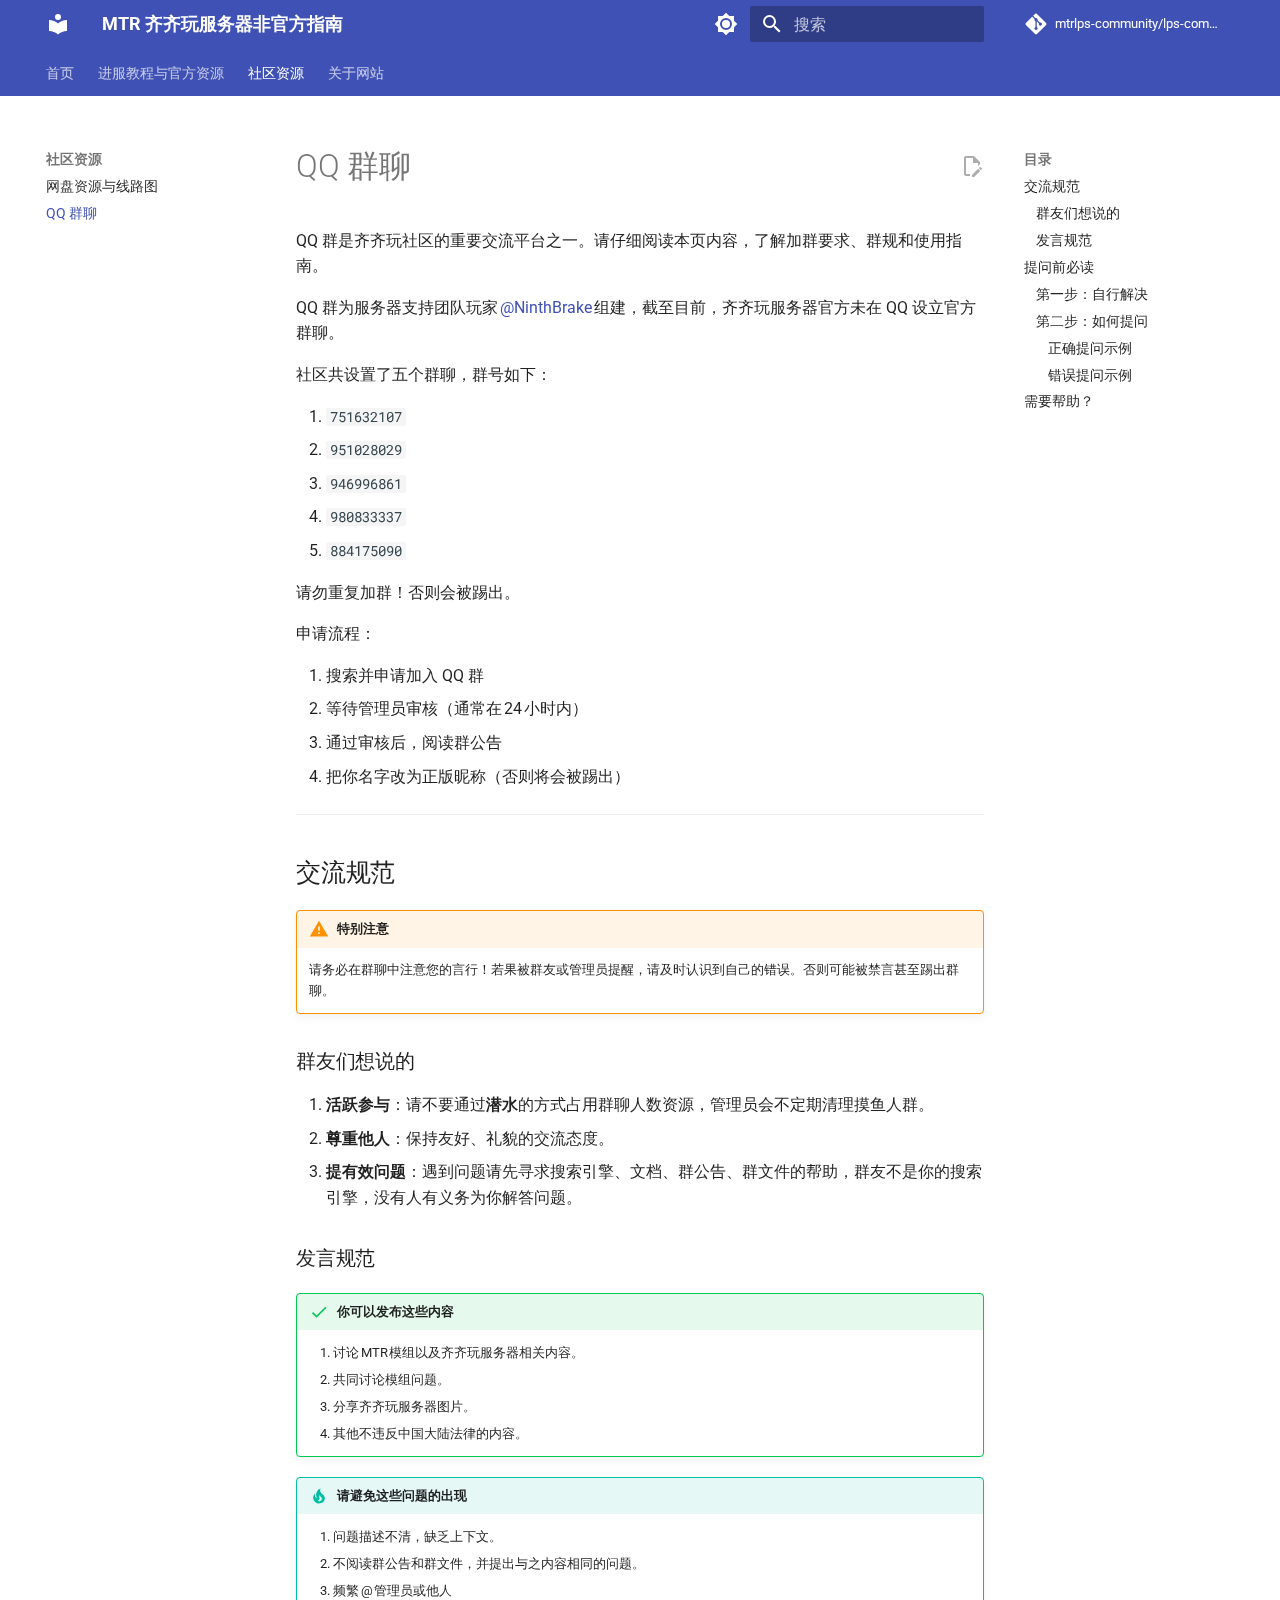
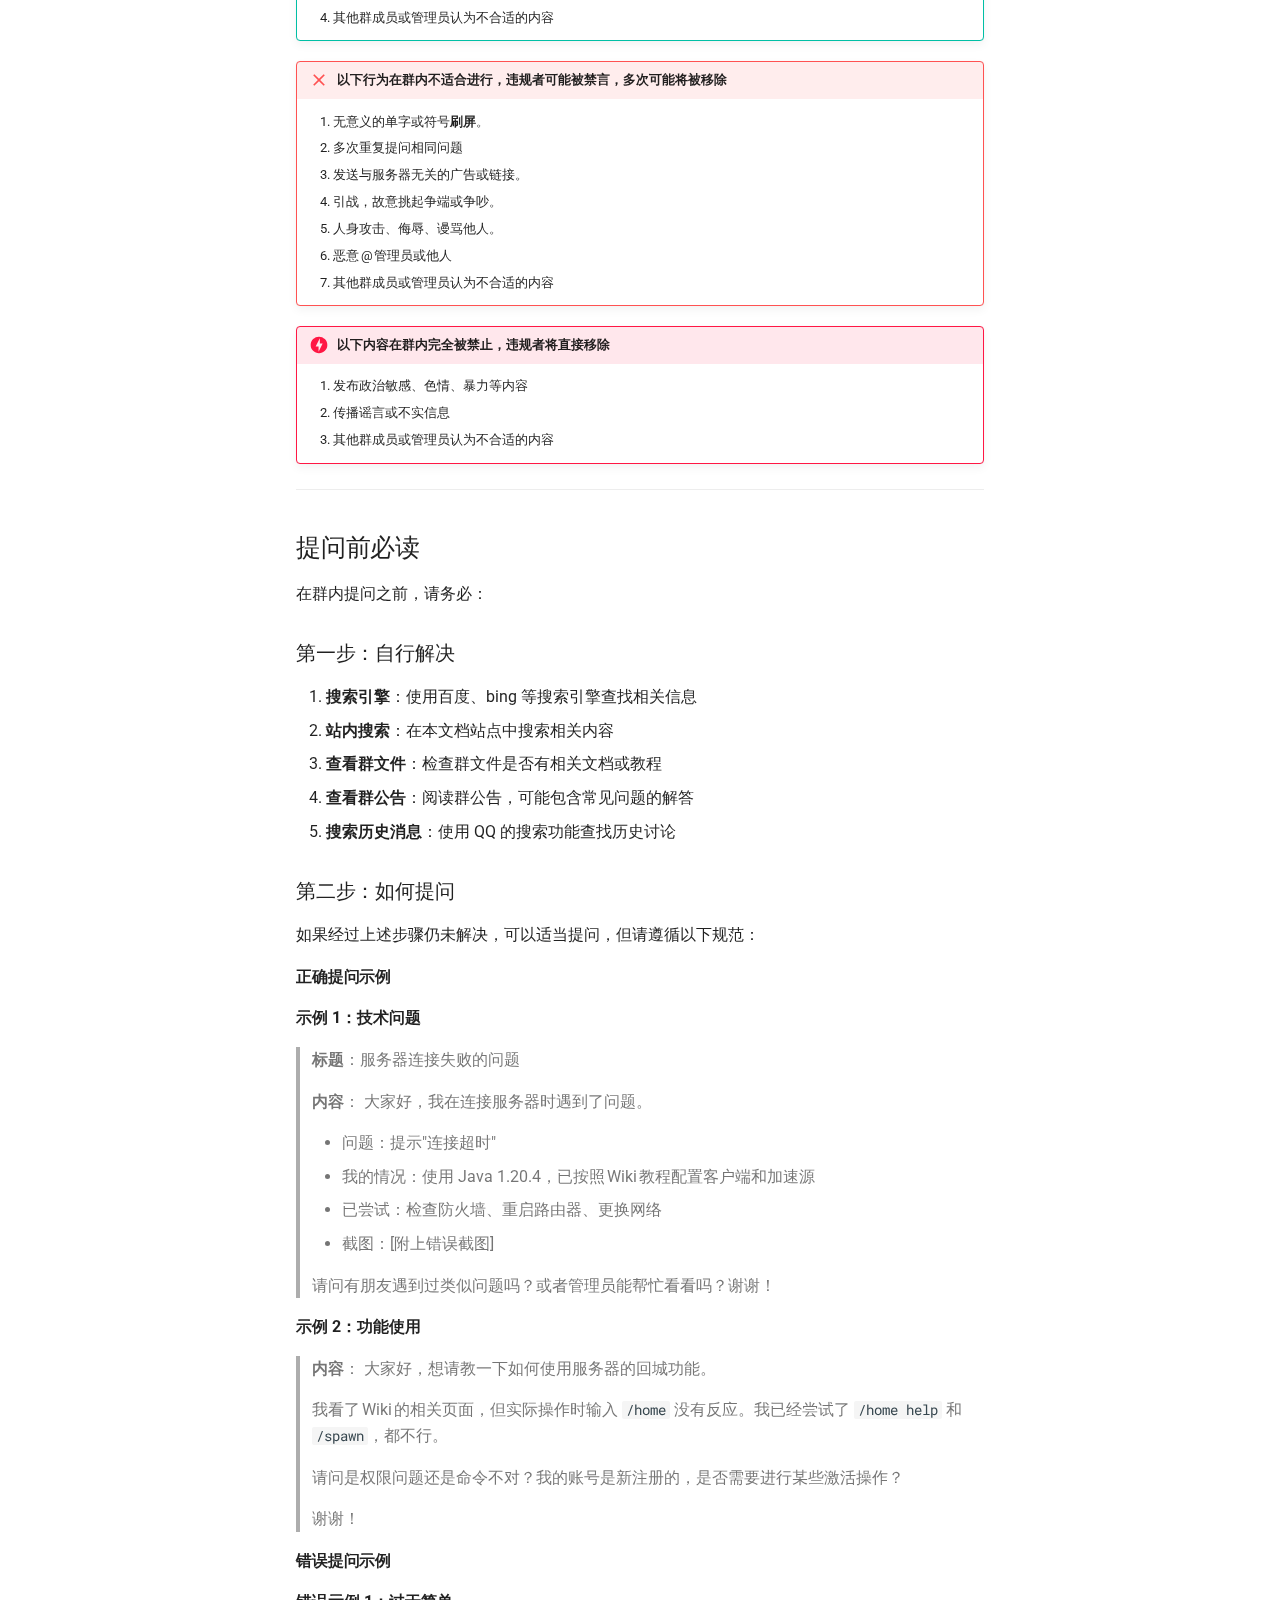
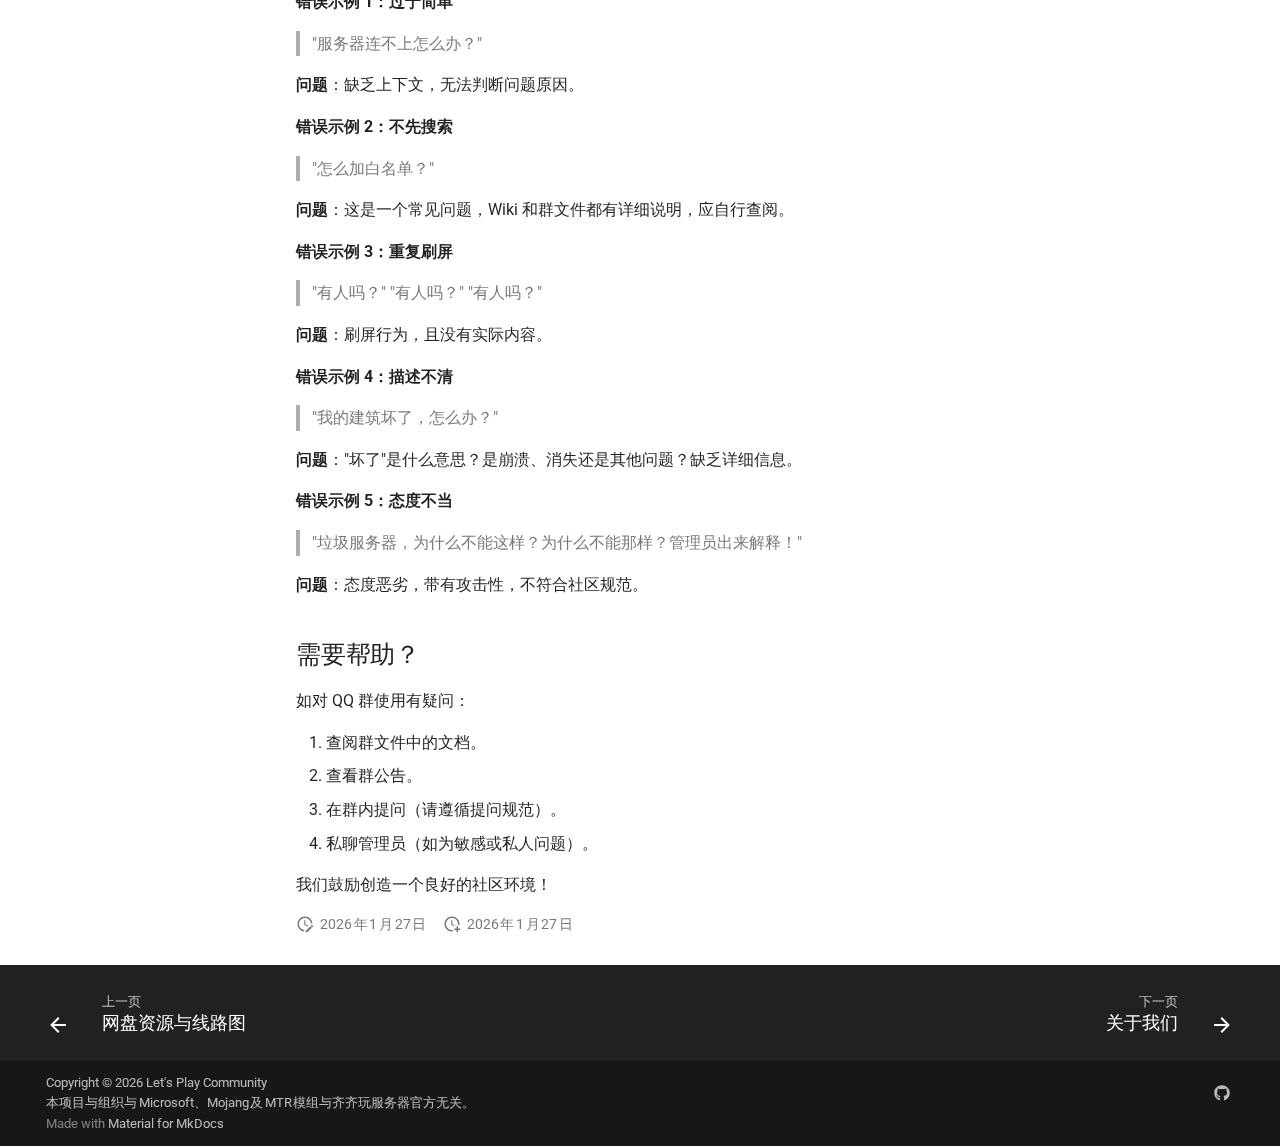
<file: community/qq-group/index.html>
<!doctype html>
<html lang="zh" class="no-js">
  <head>
    
      <meta charset="utf-8">
      <meta name="viewport" content="width=device-width,initial-scale=1">
      
        <meta name="description" content="加入由社区创建的QQ群组一起交流">
      
      
        <meta name="author" content="LPS Community Team">
      
      
        <link rel="canonical" href="https://www.lpsguide.cn/community/qq-group/">
      
      
        <link rel="prev" href="../downloads/">
      
      
        <link rel="next" href="../../about/">
      
      
        
      
      
      <link rel="icon" href="../../assets/images/favicon.png">
      <meta name="generator" content="mkdocs-1.6.1, mkdocs-material-9.7.1">
    
    
      
        <title>QQ 群聊 - MTR 齐齐玩服务器非官方指南</title>
      
    
    
      <link rel="stylesheet" href="../../assets/stylesheets/main.484c7ddc.min.css">
      
        
        <link rel="stylesheet" href="../../assets/stylesheets/palette.ab4e12ef.min.css">
      
      


    
    
      
    
    
      
        
        
        <link rel="preconnect" href="https://fonts.gstatic.com" crossorigin>
        <link rel="stylesheet" href="https://fonts.googleapis.com/css?family=Roboto:300,300i,400,400i,700,700i%7CRoboto+Mono:400,400i,700,700i&display=fallback">
        <style>:root{--md-text-font:"Roboto";--md-code-font:"Roboto Mono"}</style>
      
    
    
      <link rel="stylesheet" href="../../assets/stylesheets/global.css">
    
    <script>__md_scope=new URL("../..",location),__md_hash=e=>[...e].reduce(((e,_)=>(e<<5)-e+_.charCodeAt(0)),0),__md_get=(e,_=localStorage,t=__md_scope)=>JSON.parse(_.getItem(t.pathname+"."+e)),__md_set=(e,_,t=localStorage,a=__md_scope)=>{try{t.setItem(a.pathname+"."+e,JSON.stringify(_))}catch(e){}}</script>
    
      

    
    
  </head>
  
  
    
    
      
    
    
    
    
    <body dir="ltr" data-md-color-scheme="default" data-md-color-primary="indigo" data-md-color-accent="indigo">
  
    
    <input class="md-toggle" data-md-toggle="drawer" type="checkbox" id="__drawer" autocomplete="off">
    <input class="md-toggle" data-md-toggle="search" type="checkbox" id="__search" autocomplete="off">
    <label class="md-overlay" for="__drawer"></label>
    <div data-md-component="skip">
      
        
        <a href="#_1" class="md-skip">
          跳转至
        </a>
      
    </div>
    <div data-md-component="announce">
      
    </div>
    
    
      

<header class="md-header" data-md-component="header">
  <nav class="md-header__inner md-grid" aria-label="页眉">
    <a href="../.." title="MTR 齐齐玩服务器非官方指南" class="md-header__button md-logo" aria-label="MTR 齐齐玩服务器非官方指南" data-md-component="logo">
      
  
  <svg xmlns="http://www.w3.org/2000/svg" viewBox="0 0 24 24"><path d="M12 8a3 3 0 0 0 3-3 3 3 0 0 0-3-3 3 3 0 0 0-3 3 3 3 0 0 0 3 3m0 3.54C9.64 9.35 6.5 8 3 8v11c3.5 0 6.64 1.35 9 3.54 2.36-2.19 5.5-3.54 9-3.54V8c-3.5 0-6.64 1.35-9 3.54"/></svg>

    </a>
    <label class="md-header__button md-icon" for="__drawer">
      
      <svg xmlns="http://www.w3.org/2000/svg" viewBox="0 0 24 24"><path d="M3 6h18v2H3zm0 5h18v2H3zm0 5h18v2H3z"/></svg>
    </label>
    <div class="md-header__title" data-md-component="header-title">
      <div class="md-header__ellipsis">
        <div class="md-header__topic">
          <span class="md-ellipsis">
            MTR 齐齐玩服务器非官方指南
          </span>
        </div>
        <div class="md-header__topic" data-md-component="header-topic">
          <span class="md-ellipsis">
            
              QQ 群聊
            
          </span>
        </div>
      </div>
    </div>
    
      
        <form class="md-header__option" data-md-component="palette">
  
    
    
    
    <input class="md-option" data-md-color-media="" data-md-color-scheme="default" data-md-color-primary="indigo" data-md-color-accent="indigo"  aria-label="切换到深色模式"  type="radio" name="__palette" id="__palette_0">
    
      <label class="md-header__button md-icon" title="切换到深色模式" for="__palette_1" hidden>
        <svg xmlns="http://www.w3.org/2000/svg" viewBox="0 0 24 24"><path d="M12 8a4 4 0 0 0-4 4 4 4 0 0 0 4 4 4 4 0 0 0 4-4 4 4 0 0 0-4-4m0 10a6 6 0 0 1-6-6 6 6 0 0 1 6-6 6 6 0 0 1 6 6 6 6 0 0 1-6 6m8-9.31V4h-4.69L12 .69 8.69 4H4v4.69L.69 12 4 15.31V20h4.69L12 23.31 15.31 20H20v-4.69L23.31 12z"/></svg>
      </label>
    
  
    
    
    
    <input class="md-option" data-md-color-media="" data-md-color-scheme="slate" data-md-color-primary="indigo" data-md-color-accent="indigo"  aria-label="切换到浅色模式"  type="radio" name="__palette" id="__palette_1">
    
      <label class="md-header__button md-icon" title="切换到浅色模式" for="__palette_0" hidden>
        <svg xmlns="http://www.w3.org/2000/svg" viewBox="0 0 24 24"><path d="M12 18c-.89 0-1.74-.2-2.5-.55C11.56 16.5 13 14.42 13 12s-1.44-4.5-3.5-5.45C10.26 6.2 11.11 6 12 6a6 6 0 0 1 6 6 6 6 0 0 1-6 6m8-9.31V4h-4.69L12 .69 8.69 4H4v4.69L.69 12 4 15.31V20h4.69L12 23.31 15.31 20H20v-4.69L23.31 12z"/></svg>
      </label>
    
  
</form>
      
    
    
      <script>var palette=__md_get("__palette");if(palette&&palette.color){if("(prefers-color-scheme)"===palette.color.media){var media=matchMedia("(prefers-color-scheme: light)"),input=document.querySelector(media.matches?"[data-md-color-media='(prefers-color-scheme: light)']":"[data-md-color-media='(prefers-color-scheme: dark)']");palette.color.media=input.getAttribute("data-md-color-media"),palette.color.scheme=input.getAttribute("data-md-color-scheme"),palette.color.primary=input.getAttribute("data-md-color-primary"),palette.color.accent=input.getAttribute("data-md-color-accent")}for(var[key,value]of Object.entries(palette.color))document.body.setAttribute("data-md-color-"+key,value)}</script>
    
    
    
      
      
        <label class="md-header__button md-icon" for="__search">
          
          <svg xmlns="http://www.w3.org/2000/svg" viewBox="0 0 24 24"><path d="M9.5 3A6.5 6.5 0 0 1 16 9.5c0 1.61-.59 3.09-1.56 4.23l.27.27h.79l5 5-1.5 1.5-5-5v-.79l-.27-.27A6.52 6.52 0 0 1 9.5 16 6.5 6.5 0 0 1 3 9.5 6.5 6.5 0 0 1 9.5 3m0 2C7 5 5 7 5 9.5S7 14 9.5 14 14 12 14 9.5 12 5 9.5 5"/></svg>
        </label>
        <div class="md-search" data-md-component="search" role="dialog">
  <label class="md-search__overlay" for="__search"></label>
  <div class="md-search__inner" role="search">
    <form class="md-search__form" name="search">
      <input type="text" class="md-search__input" name="query" aria-label="搜索" placeholder="搜索" autocapitalize="off" autocorrect="off" autocomplete="off" spellcheck="false" data-md-component="search-query" required>
      <label class="md-search__icon md-icon" for="__search">
        
        <svg xmlns="http://www.w3.org/2000/svg" viewBox="0 0 24 24"><path d="M9.5 3A6.5 6.5 0 0 1 16 9.5c0 1.61-.59 3.09-1.56 4.23l.27.27h.79l5 5-1.5 1.5-5-5v-.79l-.27-.27A6.52 6.52 0 0 1 9.5 16 6.5 6.5 0 0 1 3 9.5 6.5 6.5 0 0 1 9.5 3m0 2C7 5 5 7 5 9.5S7 14 9.5 14 14 12 14 9.5 12 5 9.5 5"/></svg>
        
        <svg xmlns="http://www.w3.org/2000/svg" viewBox="0 0 24 24"><path d="M20 11v2H8l5.5 5.5-1.42 1.42L4.16 12l7.92-7.92L13.5 5.5 8 11z"/></svg>
      </label>
      <nav class="md-search__options" aria-label="查找">
        
        <button type="reset" class="md-search__icon md-icon" title="清空当前内容" aria-label="清空当前内容" tabindex="-1">
          
          <svg xmlns="http://www.w3.org/2000/svg" viewBox="0 0 24 24"><path d="M19 6.41 17.59 5 12 10.59 6.41 5 5 6.41 10.59 12 5 17.59 6.41 19 12 13.41 17.59 19 19 17.59 13.41 12z"/></svg>
        </button>
      </nav>
      
        <div class="md-search__suggest" data-md-component="search-suggest"></div>
      
    </form>
    <div class="md-search__output">
      <div class="md-search__scrollwrap" tabindex="0" data-md-scrollfix>
        <div class="md-search-result" data-md-component="search-result">
          <div class="md-search-result__meta">
            正在初始化搜索引擎
          </div>
          <ol class="md-search-result__list" role="presentation"></ol>
        </div>
      </div>
    </div>
  </div>
</div>
      
    
    
      <div class="md-header__source">
        <a href="https://github.com/mtrlps-community/lps-community-guide" title="前往仓库" class="md-source" data-md-component="source">
  <div class="md-source__icon md-icon">
    
    <svg xmlns="http://www.w3.org/2000/svg" viewBox="0 0 448 512"><!--! Font Awesome Free 7.1.0 by @fontawesome - https://fontawesome.com License - https://fontawesome.com/license/free (Icons: CC BY 4.0, Fonts: SIL OFL 1.1, Code: MIT License) Copyright 2025 Fonticons, Inc.--><path d="M439.6 236.1 244 40.5c-5.4-5.5-12.8-8.5-20.4-8.5s-15 3-20.4 8.4L162.5 81l51.5 51.5c27.1-9.1 52.7 16.8 43.4 43.7l49.7 49.7c34.2-11.8 61.2 31 35.5 56.7-26.5 26.5-70.2-2.9-56-37.3L240.3 199v121.9c25.3 12.5 22.3 41.8 9.1 55-6.4 6.4-15.2 10.1-24.3 10.1s-17.8-3.6-24.3-10.1c-17.6-17.6-11.1-46.9 11.2-56v-123c-20.8-8.5-24.6-30.7-18.6-45L142.6 101 8.5 235.1C3 240.6 0 247.9 0 255.5s3 15 8.5 20.4l195.6 195.7c5.4 5.4 12.7 8.4 20.4 8.4s15-3 20.4-8.4l194.7-194.7c5.4-5.4 8.4-12.8 8.4-20.4s-3-15-8.4-20.4"/></svg>
  </div>
  <div class="md-source__repository">
    mtrlps-community/lps-community-guide
  </div>
</a>
      </div>
    
  </nav>
  
</header>
    
    <div class="md-container" data-md-component="container">
      
      
        
          
            
<nav class="md-tabs" aria-label="标签" data-md-component="tabs">
  <div class="md-grid">
    <ul class="md-tabs__list">
      
        
  
  
  
  
    <li class="md-tabs__item">
      <a href="../.." class="md-tabs__link">
        
  
  
    
  
  首页

      </a>
    </li>
  

      
        
  
  
  
  
    
    
      <li class="md-tabs__item">
        <a href="../../tutorial/" class="md-tabs__link">
          
  
  
  进服教程与官方资源

        </a>
      </li>
    
  

      
        
  
  
  
    
  
  
    
    
      <li class="md-tabs__item md-tabs__item--active">
        <a href="../downloads/" class="md-tabs__link">
          
  
  
  社区资源

        </a>
      </li>
    
  

      
        
  
  
  
  
    
    
      <li class="md-tabs__item">
        <a href="../../about/" class="md-tabs__link">
          
  
  
  关于网站

        </a>
      </li>
    
  

      
    </ul>
  </div>
</nav>
          
        
      
      <main class="md-main" data-md-component="main">
        <div class="md-main__inner md-grid">
          
            
              
              <div class="md-sidebar md-sidebar--primary" data-md-component="sidebar" data-md-type="navigation" >
                <div class="md-sidebar__scrollwrap">
                  <div class="md-sidebar__inner">
                    


  


<nav class="md-nav md-nav--primary md-nav--lifted" aria-label="导航栏" data-md-level="0">
  <label class="md-nav__title" for="__drawer">
    <a href="../.." title="MTR 齐齐玩服务器非官方指南" class="md-nav__button md-logo" aria-label="MTR 齐齐玩服务器非官方指南" data-md-component="logo">
      
  
  <svg xmlns="http://www.w3.org/2000/svg" viewBox="0 0 24 24"><path d="M12 8a3 3 0 0 0 3-3 3 3 0 0 0-3-3 3 3 0 0 0-3 3 3 3 0 0 0 3 3m0 3.54C9.64 9.35 6.5 8 3 8v11c3.5 0 6.64 1.35 9 3.54 2.36-2.19 5.5-3.54 9-3.54V8c-3.5 0-6.64 1.35-9 3.54"/></svg>

    </a>
    MTR 齐齐玩服务器非官方指南
  </label>
  
    <div class="md-nav__source">
      <a href="https://github.com/mtrlps-community/lps-community-guide" title="前往仓库" class="md-source" data-md-component="source">
  <div class="md-source__icon md-icon">
    
    <svg xmlns="http://www.w3.org/2000/svg" viewBox="0 0 448 512"><!--! Font Awesome Free 7.1.0 by @fontawesome - https://fontawesome.com License - https://fontawesome.com/license/free (Icons: CC BY 4.0, Fonts: SIL OFL 1.1, Code: MIT License) Copyright 2025 Fonticons, Inc.--><path d="M439.6 236.1 244 40.5c-5.4-5.5-12.8-8.5-20.4-8.5s-15 3-20.4 8.4L162.5 81l51.5 51.5c27.1-9.1 52.7 16.8 43.4 43.7l49.7 49.7c34.2-11.8 61.2 31 35.5 56.7-26.5 26.5-70.2-2.9-56-37.3L240.3 199v121.9c25.3 12.5 22.3 41.8 9.1 55-6.4 6.4-15.2 10.1-24.3 10.1s-17.8-3.6-24.3-10.1c-17.6-17.6-11.1-46.9 11.2-56v-123c-20.8-8.5-24.6-30.7-18.6-45L142.6 101 8.5 235.1C3 240.6 0 247.9 0 255.5s3 15 8.5 20.4l195.6 195.7c5.4 5.4 12.7 8.4 20.4 8.4s15-3 20.4-8.4l194.7-194.7c5.4-5.4 8.4-12.8 8.4-20.4s-3-15-8.4-20.4"/></svg>
  </div>
  <div class="md-source__repository">
    mtrlps-community/lps-community-guide
  </div>
</a>
    </div>
  
  <ul class="md-nav__list" data-md-scrollfix>
    
      
      
  
  
  
  
    <li class="md-nav__item">
      <a href="../.." class="md-nav__link">
        
  
  
  <span class="md-ellipsis">
    
  
    首页
  

    
  </span>
  
  

      </a>
    </li>
  

    
      
      
  
  
  
  
    
    
    
    
      
      
        
      
    
    
    <li class="md-nav__item md-nav__item--nested">
      
        
        
        <input class="md-nav__toggle md-toggle " type="checkbox" id="__nav_2" >
        
          
          <label class="md-nav__link" for="__nav_2" id="__nav_2_label" tabindex="0">
            
  
  
  <span class="md-ellipsis">
    
  
    进服教程与官方资源
  

    
  </span>
  
  

            <span class="md-nav__icon md-icon"></span>
          </label>
        
        <nav class="md-nav" data-md-level="1" aria-labelledby="__nav_2_label" aria-expanded="false">
          <label class="md-nav__title" for="__nav_2">
            <span class="md-nav__icon md-icon"></span>
            
  
    进服教程与官方资源
  

          </label>
          <ul class="md-nav__list" data-md-scrollfix>
            
              
                
  
  
  
  
    <li class="md-nav__item">
      <a href="../../tutorial/" class="md-nav__link">
        
  
  
  <span class="md-ellipsis">
    
  
    进服教程
  

    
  </span>
  
  

      </a>
    </li>
  

              
            
              
                
  
  
  
  
    <li class="md-nav__item">
      <a href="../../official/websites/" class="md-nav__link">
        
  
  
  <span class="md-ellipsis">
    
  
    官方Wiki、线路图与世界地图
  

    
  </span>
  
  

      </a>
    </li>
  

              
            
              
                
  
  
  
  
    <li class="md-nav__item">
      <a href="../../official/discord/" class="md-nav__link">
        
  
  
  <span class="md-ellipsis">
    
  
    Discord
  

    
  </span>
  
  

      </a>
    </li>
  

              
            
          </ul>
        </nav>
      
    </li>
  

    
      
      
  
  
    
  
  
  
    
    
    
    
      
        
        
      
      
        
      
    
    
    <li class="md-nav__item md-nav__item--active md-nav__item--section md-nav__item--nested">
      
        
        
        <input class="md-nav__toggle md-toggle " type="checkbox" id="__nav_3" checked>
        
          
          <label class="md-nav__link" for="__nav_3" id="__nav_3_label" tabindex="">
            
  
  
  <span class="md-ellipsis">
    
  
    社区资源
  

    
  </span>
  
  

            <span class="md-nav__icon md-icon"></span>
          </label>
        
        <nav class="md-nav" data-md-level="1" aria-labelledby="__nav_3_label" aria-expanded="true">
          <label class="md-nav__title" for="__nav_3">
            <span class="md-nav__icon md-icon"></span>
            
  
    社区资源
  

          </label>
          <ul class="md-nav__list" data-md-scrollfix>
            
              
                
  
  
  
  
    <li class="md-nav__item">
      <a href="../downloads/" class="md-nav__link">
        
  
  
  <span class="md-ellipsis">
    
  
    网盘资源与线路图
  

    
  </span>
  
  

      </a>
    </li>
  

              
            
              
                
  
  
    
  
  
  
    <li class="md-nav__item md-nav__item--active">
      
      <input class="md-nav__toggle md-toggle" type="checkbox" id="__toc">
      
      
      
        <label class="md-nav__link md-nav__link--active" for="__toc">
          
  
  
  <span class="md-ellipsis">
    
  
    QQ 群聊
  

    
  </span>
  
  

          <span class="md-nav__icon md-icon"></span>
        </label>
      
      <a href="./" class="md-nav__link md-nav__link--active">
        
  
  
  <span class="md-ellipsis">
    
  
    QQ 群聊
  

    
  </span>
  
  

      </a>
      
        

<nav class="md-nav md-nav--secondary" aria-label="目录">
  
  
  
  
    <label class="md-nav__title" for="__toc">
      <span class="md-nav__icon md-icon"></span>
      目录
    </label>
    <ul class="md-nav__list" data-md-component="toc" data-md-scrollfix>
      
        <li class="md-nav__item">
  <a href="#_1" class="md-nav__link">
    <span class="md-ellipsis">
      
        交流规范
      
    </span>
  </a>
  
    <nav class="md-nav" aria-label="交流规范">
      <ul class="md-nav__list">
        
          <li class="md-nav__item">
  <a href="#_2" class="md-nav__link">
    <span class="md-ellipsis">
      
        群友们想说的
      
    </span>
  </a>
  
</li>
        
          <li class="md-nav__item">
  <a href="#_3" class="md-nav__link">
    <span class="md-ellipsis">
      
        发言规范
      
    </span>
  </a>
  
</li>
        
      </ul>
    </nav>
  
</li>
      
        <li class="md-nav__item">
  <a href="#_4" class="md-nav__link">
    <span class="md-ellipsis">
      
        提问前必读
      
    </span>
  </a>
  
    <nav class="md-nav" aria-label="提问前必读">
      <ul class="md-nav__list">
        
          <li class="md-nav__item">
  <a href="#_5" class="md-nav__link">
    <span class="md-ellipsis">
      
        第一步：自行解决
      
    </span>
  </a>
  
</li>
        
          <li class="md-nav__item">
  <a href="#_6" class="md-nav__link">
    <span class="md-ellipsis">
      
        第二步：如何提问
      
    </span>
  </a>
  
    <nav class="md-nav" aria-label="第二步：如何提问">
      <ul class="md-nav__list">
        
          <li class="md-nav__item">
  <a href="#_7" class="md-nav__link">
    <span class="md-ellipsis">
      
        正确提问示例
      
    </span>
  </a>
  
</li>
        
          <li class="md-nav__item">
  <a href="#_8" class="md-nav__link">
    <span class="md-ellipsis">
      
        错误提问示例
      
    </span>
  </a>
  
</li>
        
      </ul>
    </nav>
  
</li>
        
      </ul>
    </nav>
  
</li>
      
        <li class="md-nav__item">
  <a href="#_9" class="md-nav__link">
    <span class="md-ellipsis">
      
        需要帮助？
      
    </span>
  </a>
  
</li>
      
    </ul>
  
</nav>
      
    </li>
  

              
            
          </ul>
        </nav>
      
    </li>
  

    
      
      
  
  
  
  
    
    
    
    
      
      
        
      
    
    
    <li class="md-nav__item md-nav__item--nested">
      
        
        
        <input class="md-nav__toggle md-toggle " type="checkbox" id="__nav_4" >
        
          
          <label class="md-nav__link" for="__nav_4" id="__nav_4_label" tabindex="0">
            
  
  
  <span class="md-ellipsis">
    
  
    关于网站
  

    
  </span>
  
  

            <span class="md-nav__icon md-icon"></span>
          </label>
        
        <nav class="md-nav" data-md-level="1" aria-labelledby="__nav_4_label" aria-expanded="false">
          <label class="md-nav__title" for="__nav_4">
            <span class="md-nav__icon md-icon"></span>
            
  
    关于网站
  

          </label>
          <ul class="md-nav__list" data-md-scrollfix>
            
              
                
  
  
  
  
    <li class="md-nav__item">
      <a href="../../about/" class="md-nav__link">
        
  
  
  <span class="md-ellipsis">
    
  
    关于我们
  

    
  </span>
  
  

      </a>
    </li>
  

              
            
              
                
  
  
  
  
    <li class="md-nav__item">
      <a href="../../about/sponsorship/" class="md-nav__link">
        
  
  
  <span class="md-ellipsis">
    
  
    赞助
  

    
  </span>
  
  

      </a>
    </li>
  

              
            
          </ul>
        </nav>
      
    </li>
  

    
  </ul>
</nav>
                  </div>
                </div>
              </div>
            
            
              
              <div class="md-sidebar md-sidebar--secondary" data-md-component="sidebar" data-md-type="toc" >
                <div class="md-sidebar__scrollwrap">
                  <div class="md-sidebar__inner">
                    

<nav class="md-nav md-nav--secondary" aria-label="目录">
  
  
  
  
    <label class="md-nav__title" for="__toc">
      <span class="md-nav__icon md-icon"></span>
      目录
    </label>
    <ul class="md-nav__list" data-md-component="toc" data-md-scrollfix>
      
        <li class="md-nav__item">
  <a href="#_1" class="md-nav__link">
    <span class="md-ellipsis">
      
        交流规范
      
    </span>
  </a>
  
    <nav class="md-nav" aria-label="交流规范">
      <ul class="md-nav__list">
        
          <li class="md-nav__item">
  <a href="#_2" class="md-nav__link">
    <span class="md-ellipsis">
      
        群友们想说的
      
    </span>
  </a>
  
</li>
        
          <li class="md-nav__item">
  <a href="#_3" class="md-nav__link">
    <span class="md-ellipsis">
      
        发言规范
      
    </span>
  </a>
  
</li>
        
      </ul>
    </nav>
  
</li>
      
        <li class="md-nav__item">
  <a href="#_4" class="md-nav__link">
    <span class="md-ellipsis">
      
        提问前必读
      
    </span>
  </a>
  
    <nav class="md-nav" aria-label="提问前必读">
      <ul class="md-nav__list">
        
          <li class="md-nav__item">
  <a href="#_5" class="md-nav__link">
    <span class="md-ellipsis">
      
        第一步：自行解决
      
    </span>
  </a>
  
</li>
        
          <li class="md-nav__item">
  <a href="#_6" class="md-nav__link">
    <span class="md-ellipsis">
      
        第二步：如何提问
      
    </span>
  </a>
  
    <nav class="md-nav" aria-label="第二步：如何提问">
      <ul class="md-nav__list">
        
          <li class="md-nav__item">
  <a href="#_7" class="md-nav__link">
    <span class="md-ellipsis">
      
        正确提问示例
      
    </span>
  </a>
  
</li>
        
          <li class="md-nav__item">
  <a href="#_8" class="md-nav__link">
    <span class="md-ellipsis">
      
        错误提问示例
      
    </span>
  </a>
  
</li>
        
      </ul>
    </nav>
  
</li>
        
      </ul>
    </nav>
  
</li>
      
        <li class="md-nav__item">
  <a href="#_9" class="md-nav__link">
    <span class="md-ellipsis">
      
        需要帮助？
      
    </span>
  </a>
  
</li>
      
    </ul>
  
</nav>
                  </div>
                </div>
              </div>
            
          
          
            <div class="md-content" data-md-component="content">
              
              <article class="md-content__inner md-typeset">
                
                  


  
    <a href="https://github.com/mtrlps-community/lps-community-guide/edit/main/docs/community/qq-group.md" title="编辑此页" class="md-content__button md-icon" rel="edit">
      
      <svg xmlns="http://www.w3.org/2000/svg" viewBox="0 0 24 24"><path d="M10 20H6V4h7v5h5v3.1l2-2V8l-6-6H6c-1.1 0-2 .9-2 2v16c0 1.1.9 2 2 2h4zm10.2-7c.1 0 .3.1.4.2l1.3 1.3c.2.2.2.6 0 .8l-1 1-2.1-2.1 1-1c.1-.1.2-.2.4-.2m0 3.9L14.1 23H12v-2.1l6.1-6.1z"/></svg>
    </a>
  
  


  <h1>QQ 群聊</h1>

<p>QQ 群是齐齐玩社区的重要交流平台之一。请仔细阅读本页内容，了解加群要求、群规和使用指南。</p>
<p>QQ 群为服务器支持团队玩家<a href="https://github.com/CokeStudios">@NinthBrake</a>组建，截至目前，齐齐玩服务器官方未在 QQ 设立官方群聊。</p>
<p>社区共设置了五个群聊，群号如下：</p>
<ol>
<li><code>751632107</code></li>
<li><code>951028029</code></li>
<li><code>946996861</code></li>
<li><code>980833337</code></li>
<li><code>884175090</code></li>
</ol>
<p>请勿重复加群！否则会被踢出。</p>
<p>申请流程：</p>
<ol>
<li>搜索并申请加入 QQ 群</li>
<li>等待管理员审核（通常在24小时内）</li>
<li>通过审核后，阅读群公告</li>
<li>把你名字改为正版昵称（否则将会被踢出）</li>
</ol>
<hr />
<h2 id="_1">交流规范<a class="headerlink" href="#_1" title="Permanent link">&para;</a></h2>
<div class="admonition warning">
<p class="admonition-title">特别注意</p>
<p>请务必在群聊中注意您的言行！若果被群友或管理员提醒，请及时认识到自己的错误。否则可能被禁言甚至踢出群聊。</p>
</div>
<h3 id="_2">群友们想说的<a class="headerlink" href="#_2" title="Permanent link">&para;</a></h3>
<ol>
<li><strong>活跃参与</strong>：请不要通过<strong>潜水</strong>的方式占用群聊人数资源，管理员会不定期清理摸鱼人群。</li>
<li><strong>尊重他人</strong>：保持友好、礼貌的交流态度。</li>
<li><strong>提有效问题</strong>：遇到问题请先寻求搜索引擎、文档、群公告、群文件的帮助，群友不是你的搜索引擎，没有人有义务为你解答问题。</li>
</ol>
<h3 id="_3">发言规范<a class="headerlink" href="#_3" title="Permanent link">&para;</a></h3>
<div class="admonition success">
<p class="admonition-title">你可以发布这些内容</p>
<ol>
<li>讨论MTR模组以及齐齐玩服务器相关内容。</li>
<li>共同讨论模组问题。</li>
<li>分享齐齐玩服务器图片。</li>
<li>其他不违反中国大陆法律的内容。</li>
</ol>
</div>
<div class="admonition tip">
<p class="admonition-title">请避免这些问题的出现</p>
<ol>
<li>问题描述不清，缺乏上下文。</li>
<li>不阅读群公告和群文件，并提出与之内容相同的问题。</li>
<li>频繁@管理员或他人</li>
<li>其他群成员或管理员认为不合适的内容</li>
</ol>
</div>
<div class="admonition failure">
<p class="admonition-title">以下行为在群内<strong>不适合进行</strong>，违规者可能被<strong>禁言</strong>，多次可能将被<strong>移除</strong></p>
<ol>
<li>无意义的单字或符号<strong>刷屏</strong>。</li>
<li>多次重复提问相同问题</li>
<li>发送与服务器无关的广告或链接。</li>
<li>引战，故意挑起争端或争吵。</li>
<li>人身攻击、侮辱、谩骂他人。</li>
<li>恶意@管理员或他人</li>
<li>其他群成员或管理员认为不合适的内容</li>
</ol>
</div>
<div class="admonition danger">
<p class="admonition-title">以下内容在群内<strong>完全被禁止</strong>，违规者将<strong>直接移除</strong></p>
<ol>
<li>发布政治敏感、色情、暴力等内容</li>
<li>传播谣言或不实信息</li>
<li>其他群成员或管理员认为不合适的内容</li>
</ol>
</div>
<hr />
<h2 id="_4">提问前必读<a class="headerlink" href="#_4" title="Permanent link">&para;</a></h2>
<p>在群内提问之前，请务必：</p>
<h3 id="_5">第一步：自行解决<a class="headerlink" href="#_5" title="Permanent link">&para;</a></h3>
<ol>
<li><strong>搜索引擎</strong>：使用百度、bing 等搜索引擎查找相关信息</li>
<li><strong>站内搜索</strong>：在本文档站点中搜索相关内容</li>
<li><strong>查看群文件</strong>：检查群文件是否有相关文档或教程</li>
<li><strong>查看群公告</strong>：阅读群公告，可能包含常见问题的解答</li>
<li><strong>搜索历史消息</strong>：使用 QQ 的搜索功能查找历史讨论</li>
</ol>
<h3 id="_6">第二步：如何提问<a class="headerlink" href="#_6" title="Permanent link">&para;</a></h3>
<p>如果经过上述步骤仍未解决，可以适当提问，但请遵循以下规范：</p>
<h4 id="_7">正确提问示例<a class="headerlink" href="#_7" title="Permanent link">&para;</a></h4>
<p><strong>示例 1：技术问题</strong></p>
<blockquote>
<p><strong>标题</strong>：服务器连接失败的问题</p>
<p><strong>内容</strong>：
大家好，我在连接服务器时遇到了问题。</p>
<ul>
<li>问题：提示"连接超时"</li>
<li>我的情况：使用 Java 1.20.4，已按照Wiki教程配置客户端和加速源</li>
<li>已尝试：检查防火墙、重启路由器、更换网络</li>
<li>截图：[附上错误截图]</li>
</ul>
<p>请问有朋友遇到过类似问题吗？或者管理员能帮忙看看吗？谢谢！</p>
</blockquote>
<p><strong>示例 2：功能使用</strong></p>
<blockquote>
<p><strong>内容</strong>：
大家好，想请教一下如何使用服务器的回城功能。</p>
<p>我看了Wiki的相关页面，但实际操作时输入 <code>/home</code> 没有反应。我已经尝试了 <code>/home help</code> 和 <code>/spawn</code>，都不行。</p>
<p>请问是权限问题还是命令不对？我的账号是新注册的，是否需要进行某些激活操作？</p>
<p>谢谢！</p>
</blockquote>
<h4 id="_8">错误提问示例<a class="headerlink" href="#_8" title="Permanent link">&para;</a></h4>
<p><strong>错误示例 1：过于简单</strong></p>
<blockquote>
<p>"服务器连不上怎么办？"</p>
</blockquote>
<p><strong>问题</strong>：缺乏上下文，无法判断问题原因。</p>
<p><strong>错误示例 2：不先搜索</strong></p>
<blockquote>
<p>"怎么加白名单？"</p>
</blockquote>
<p><strong>问题</strong>：这是一个常见问题，Wiki 和群文件都有详细说明，应自行查阅。</p>
<p><strong>错误示例 3：重复刷屏</strong></p>
<blockquote>
<p>"有人吗？" "有人吗？" "有人吗？"</p>
</blockquote>
<p><strong>问题</strong>：刷屏行为，且没有实际内容。</p>
<p><strong>错误示例 4：描述不清</strong></p>
<blockquote>
<p>"我的建筑坏了，怎么办？"</p>
</blockquote>
<p><strong>问题</strong>："坏了"是什么意思？是崩溃、消失还是其他问题？缺乏详细信息。</p>
<p><strong>错误示例 5：态度不当</strong></p>
<blockquote>
<p>"垃圾服务器，为什么不能这样？为什么不能那样？管理员出来解释！"</p>
</blockquote>
<p><strong>问题</strong>：态度恶劣，带有攻击性，不符合社区规范。</p>
<h2 id="_9">需要帮助？<a class="headerlink" href="#_9" title="Permanent link">&para;</a></h2>
<p>如对 QQ 群使用有疑问：</p>
<ol>
<li>查阅群文件中的文档。</li>
<li>查看群公告。</li>
<li>在群内提问（请遵循提问规范）。</li>
<li>私聊管理员（如为敏感或私人问题）。</li>
</ol>
<p>我们鼓励创造一个良好的社区环境！</p>







  
    
  
  
    
  


  <aside class="md-source-file">
    
      
  <span class="md-source-file__fact">
    <span class="md-icon" title="最后更新">
      <svg xmlns="http://www.w3.org/2000/svg" viewBox="0 0 24 24"><path d="M21 13.1c-.1 0-.3.1-.4.2l-1 1 2.1 2.1 1-1c.2-.2.2-.6 0-.8l-1.3-1.3c-.1-.1-.2-.2-.4-.2m-1.9 1.8-6.1 6V23h2.1l6.1-6.1zM12.5 7v5.2l4 2.4-1 1L11 13V7zM11 21.9c-5.1-.5-9-4.8-9-9.9C2 6.5 6.5 2 12 2c5.3 0 9.6 4.1 10 9.3-.3-.1-.6-.2-1-.2s-.7.1-1 .2C19.6 7.2 16.2 4 12 4c-4.4 0-8 3.6-8 8 0 4.1 3.1 7.5 7.1 7.9l-.1.2z"/></svg>
    </span>
    <span class="git-revision-date-localized-plugin git-revision-date-localized-plugin-date" title="2026年1月27日 17:19:51 UTC">2026年1月27日</span>
  </span>

    
    
      
  <span class="md-source-file__fact">
    <span class="md-icon" title="创建日期">
      <svg xmlns="http://www.w3.org/2000/svg" viewBox="0 0 24 24"><path d="M14.47 15.08 11 13V7h1.5v5.25l3.08 1.83c-.41.28-.79.62-1.11 1m-1.39 4.84c-.36.05-.71.08-1.08.08-4.42 0-8-3.58-8-8s3.58-8 8-8 8 3.58 8 8c0 .37-.03.72-.08 1.08.69.1 1.33.32 1.92.64.1-.56.16-1.13.16-1.72 0-5.5-4.5-10-10-10S2 6.5 2 12s4.47 10 10 10c.59 0 1.16-.06 1.72-.16-.32-.59-.54-1.23-.64-1.92M18 15v3h-3v2h3v3h2v-3h3v-2h-3v-3z"/></svg>
    </span>
    <span class="git-revision-date-localized-plugin git-revision-date-localized-plugin-date" title="2026年1月27日 17:19:51 UTC">2026年1月27日</span>
  </span>

    
    
    
  </aside>





                
              </article>
            </div>
          
          
<script>var target=document.getElementById(location.hash.slice(1));target&&target.name&&(target.checked=target.name.startsWith("__tabbed_"))</script>
        </div>
        
          <button type="button" class="md-top md-icon" data-md-component="top" hidden>
  
  <svg xmlns="http://www.w3.org/2000/svg" viewBox="0 0 24 24"><path d="M13 20h-2V8l-5.5 5.5-1.42-1.42L12 4.16l7.92 7.92-1.42 1.42L13 8z"/></svg>
  回到页面顶部
</button>
        
      </main>
      
        <footer class="md-footer">
  
    
      
      <nav class="md-footer__inner md-grid" aria-label="页脚" >
        
          
          <a href="../downloads/" class="md-footer__link md-footer__link--prev" aria-label="上一页: 网盘资源与线路图">
            <div class="md-footer__button md-icon">
              
              <svg xmlns="http://www.w3.org/2000/svg" viewBox="0 0 24 24"><path d="M20 11v2H8l5.5 5.5-1.42 1.42L4.16 12l7.92-7.92L13.5 5.5 8 11z"/></svg>
            </div>
            <div class="md-footer__title">
              <span class="md-footer__direction">
                上一页
              </span>
              <div class="md-ellipsis">
                网盘资源与线路图
              </div>
            </div>
          </a>
        
        
          
          <a href="../../about/" class="md-footer__link md-footer__link--next" aria-label="下一页: 关于我们">
            <div class="md-footer__title">
              <span class="md-footer__direction">
                下一页
              </span>
              <div class="md-ellipsis">
                关于我们
              </div>
            </div>
            <div class="md-footer__button md-icon">
              
              <svg xmlns="http://www.w3.org/2000/svg" viewBox="0 0 24 24"><path d="M4 11v2h12l-5.5 5.5 1.42 1.42L19.84 12l-7.92-7.92L10.5 5.5 16 11z"/></svg>
            </div>
          </a>
        
      </nav>
    
  
  <div class="md-footer-meta md-typeset">
    <div class="md-footer-meta__inner md-grid">
      <div class="md-copyright">
  
    <div class="md-copyright__highlight">
      Copyright &copy; 2026 Let's Play Community<br>本项目与组织与Microsoft、Mojang及MTR模组与齐齐玩服务器官方无关。
    </div>
  
  
    Made with
    <a href="https://squidfunk.github.io/mkdocs-material/" target="_blank" rel="noopener">
      Material for MkDocs
    </a>
  
</div>
      
        
<div class="md-social">
  
    
    
    
    
    <a href="https://github.com/mtrlps-community" target="_blank" rel="noopener" title="GitHub" class="md-social__link">
      <svg xmlns="http://www.w3.org/2000/svg" viewBox="0 0 512 512"><!--! Font Awesome Free 7.1.0 by @fontawesome - https://fontawesome.com License - https://fontawesome.com/license/free (Icons: CC BY 4.0, Fonts: SIL OFL 1.1, Code: MIT License) Copyright 2025 Fonticons, Inc.--><path d="M173.9 397.4c0 2-2.3 3.6-5.2 3.6-3.3.3-5.6-1.3-5.6-3.6 0-2 2.3-3.6 5.2-3.6 3-.3 5.6 1.3 5.6 3.6m-31.1-4.5c-.7 2 1.3 4.3 4.3 4.9 2.6 1 5.6 0 6.2-2s-1.3-4.3-4.3-5.2c-2.6-.7-5.5.3-6.2 2.3m44.2-1.7c-2.9.7-4.9 2.6-4.6 4.9.3 2 2.9 3.3 5.9 2.6 2.9-.7 4.9-2.6 4.6-4.6-.3-1.9-3-3.2-5.9-2.9M252.8 8C114.1 8 8 113.3 8 252c0 110.9 69.8 205.8 169.5 239.2 12.8 2.3 17.3-5.6 17.3-12.1 0-6.2-.3-40.4-.3-61.4 0 0-70 15-84.7-29.8 0 0-11.4-29.1-27.8-36.6 0 0-22.9-15.7 1.6-15.4 0 0 24.9 2 38.6 25.8 21.9 38.6 58.6 27.5 72.9 20.9 2.3-16 8.8-27.1 16-33.7-55.9-6.2-112.3-14.3-112.3-110.5 0-27.5 7.6-41.3 23.6-58.9-2.6-6.5-11.1-33.3 2.6-67.9 20.9-6.5 69 27 69 27 20-5.6 41.5-8.5 62.8-8.5s42.8 2.9 62.8 8.5c0 0 48.1-33.6 69-27 13.7 34.7 5.2 61.4 2.6 67.9 16 17.7 25.8 31.5 25.8 58.9 0 96.5-58.9 104.2-114.8 110.5 9.2 7.9 17 22.9 17 46.4 0 33.7-.3 75.4-.3 83.6 0 6.5 4.6 14.4 17.3 12.1C436.2 457.8 504 362.9 504 252 504 113.3 391.5 8 252.8 8M105.2 352.9c-1.3 1-1 3.3.7 5.2 1.6 1.6 3.9 2.3 5.2 1 1.3-1 1-3.3-.7-5.2-1.6-1.6-3.9-2.3-5.2-1m-10.8-8.1c-.7 1.3.3 2.9 2.3 3.9 1.6 1 3.6.7 4.3-.7.7-1.3-.3-2.9-2.3-3.9-2-.6-3.6-.3-4.3.7m32.4 35.6c-1.6 1.3-1 4.3 1.3 6.2 2.3 2.3 5.2 2.6 6.5 1 1.3-1.3.7-4.3-1.3-6.2-2.2-2.3-5.2-2.6-6.5-1m-11.4-14.7c-1.6 1-1.6 3.6 0 5.9s4.3 3.3 5.6 2.3c1.6-1.3 1.6-3.9 0-6.2-1.4-2.3-4-3.3-5.6-2"/></svg>
    </a>
  
</div>
      
    </div>
  </div>
</footer>
      
    </div>
    <div class="md-dialog" data-md-component="dialog">
      <div class="md-dialog__inner md-typeset"></div>
    </div>
    
    
    
      
      
      <script id="__config" type="application/json">{"annotate": null, "base": "../..", "features": ["navigation.tabs", "navigation.sections", "navigation.top", "search.suggest", "search.highlight", "content.code.annotate", "content.action.edit", "navigation.footer"], "search": "../../assets/javascripts/workers/search.2c215733.min.js", "tags": null, "translations": {"clipboard.copied": "\u5df2\u590d\u5236", "clipboard.copy": "\u590d\u5236", "search.result.more.one": "\u5728\u8be5\u9875\u4e0a\u8fd8\u6709 1 \u4e2a\u7b26\u5408\u6761\u4ef6\u7684\u7ed3\u679c", "search.result.more.other": "\u5728\u8be5\u9875\u4e0a\u8fd8\u6709 # \u4e2a\u7b26\u5408\u6761\u4ef6\u7684\u7ed3\u679c", "search.result.none": "\u6ca1\u6709\u627e\u5230\u7b26\u5408\u6761\u4ef6\u7684\u7ed3\u679c", "search.result.one": "\u627e\u5230 1 \u4e2a\u7b26\u5408\u6761\u4ef6\u7684\u7ed3\u679c", "search.result.other": "# \u4e2a\u7b26\u5408\u6761\u4ef6\u7684\u7ed3\u679c", "search.result.placeholder": "\u952e\u5165\u4ee5\u5f00\u59cb\u641c\u7d22", "search.result.term.missing": "\u7f3a\u5c11", "select.version": "\u9009\u62e9\u5f53\u524d\u7248\u672c"}, "version": null}</script>
    
    
      <script src="../../assets/javascripts/bundle.79ae519e.min.js"></script>
      
        <script src="../../assets/umami.js"></script>
      
    
  </body>
</html>
</file>
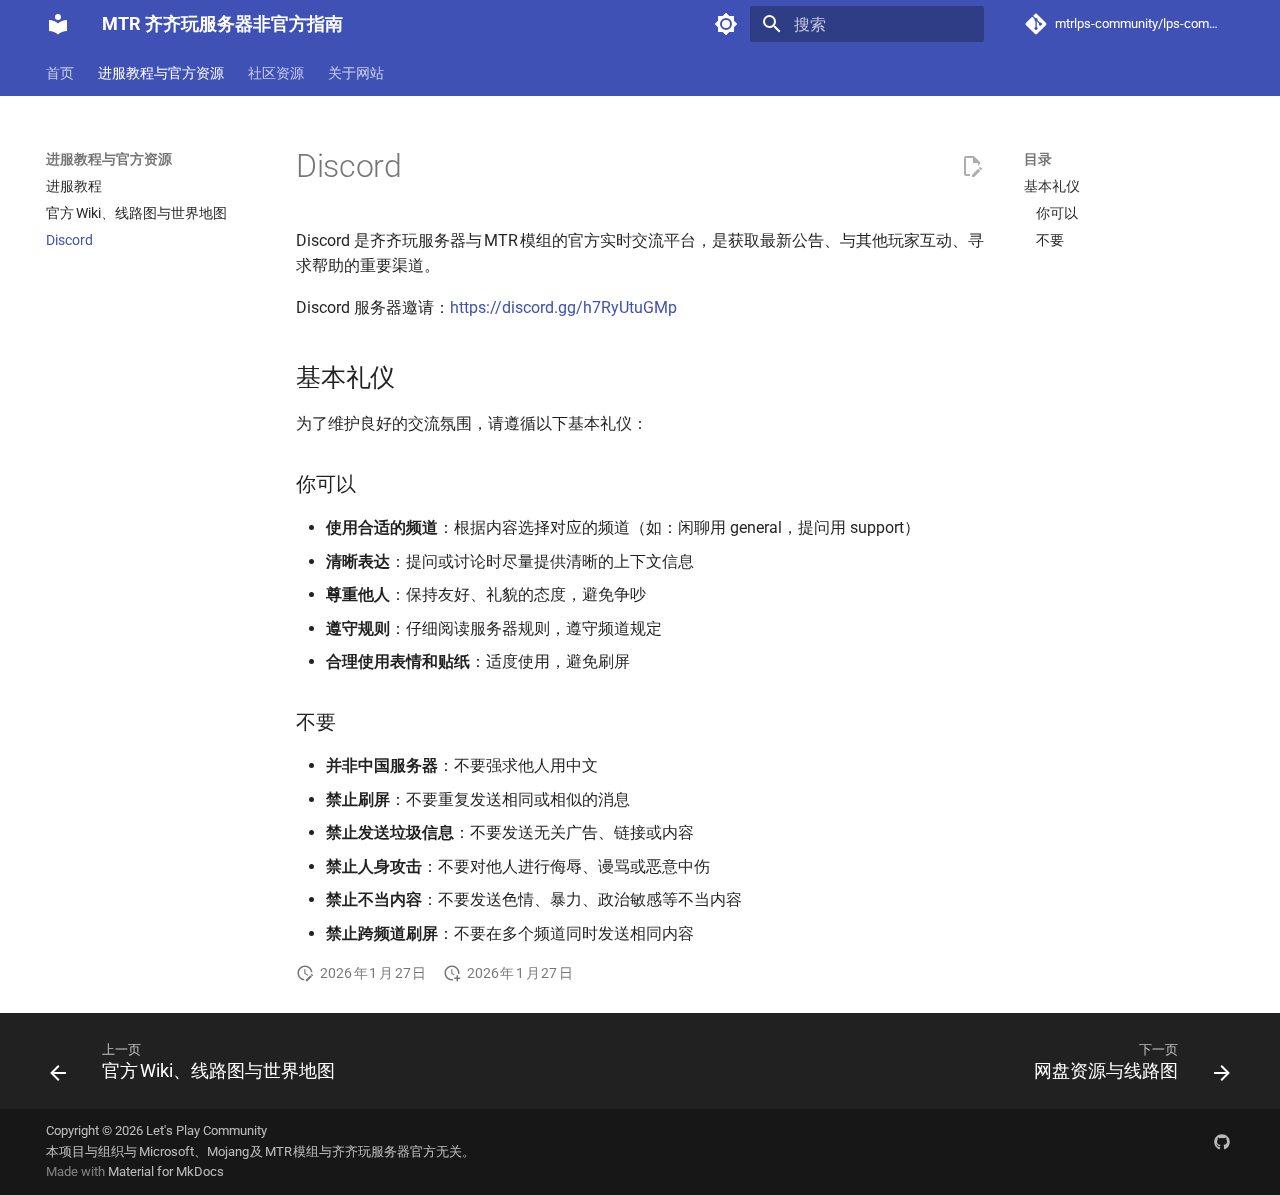
<file: official/discord/index.html>
<!doctype html>
<html lang="zh" class="no-js">
  <head>
    
      <meta charset="utf-8">
      <meta name="viewport" content="width=device-width,initial-scale=1">
      
        <meta name="description" content="加入Minecraft Transit Railway Discord服务器共同交流">
      
      
        <meta name="author" content="LPS Community Team">
      
      
        <link rel="canonical" href="https://www.lpsguide.cn/official/discord/">
      
      
        <link rel="prev" href="../websites/">
      
      
        <link rel="next" href="../../community/downloads/">
      
      
        
      
      
      <link rel="icon" href="../../assets/images/favicon.png">
      <meta name="generator" content="mkdocs-1.6.1, mkdocs-material-9.7.1">
    
    
      
        <title>Discord服务器 - MTR 齐齐玩服务器非官方指南</title>
      
    
    
      <link rel="stylesheet" href="../../assets/stylesheets/main.484c7ddc.min.css">
      
        
        <link rel="stylesheet" href="../../assets/stylesheets/palette.ab4e12ef.min.css">
      
      


    
    
      
    
    
      
        
        
        <link rel="preconnect" href="https://fonts.gstatic.com" crossorigin>
        <link rel="stylesheet" href="https://fonts.googleapis.com/css?family=Roboto:300,300i,400,400i,700,700i%7CRoboto+Mono:400,400i,700,700i&display=fallback">
        <style>:root{--md-text-font:"Roboto";--md-code-font:"Roboto Mono"}</style>
      
    
    
      <link rel="stylesheet" href="../../assets/stylesheets/global.css">
    
    <script>__md_scope=new URL("../..",location),__md_hash=e=>[...e].reduce(((e,_)=>(e<<5)-e+_.charCodeAt(0)),0),__md_get=(e,_=localStorage,t=__md_scope)=>JSON.parse(_.getItem(t.pathname+"."+e)),__md_set=(e,_,t=localStorage,a=__md_scope)=>{try{t.setItem(a.pathname+"."+e,JSON.stringify(_))}catch(e){}}</script>
    
      

    
    
  </head>
  
  
    
    
      
    
    
    
    
    <body dir="ltr" data-md-color-scheme="default" data-md-color-primary="indigo" data-md-color-accent="indigo">
  
    
    <input class="md-toggle" data-md-toggle="drawer" type="checkbox" id="__drawer" autocomplete="off">
    <input class="md-toggle" data-md-toggle="search" type="checkbox" id="__search" autocomplete="off">
    <label class="md-overlay" for="__drawer"></label>
    <div data-md-component="skip">
      
        
        <a href="#_1" class="md-skip">
          跳转至
        </a>
      
    </div>
    <div data-md-component="announce">
      
    </div>
    
    
      

<header class="md-header" data-md-component="header">
  <nav class="md-header__inner md-grid" aria-label="页眉">
    <a href="../.." title="MTR 齐齐玩服务器非官方指南" class="md-header__button md-logo" aria-label="MTR 齐齐玩服务器非官方指南" data-md-component="logo">
      
  
  <svg xmlns="http://www.w3.org/2000/svg" viewBox="0 0 24 24"><path d="M12 8a3 3 0 0 0 3-3 3 3 0 0 0-3-3 3 3 0 0 0-3 3 3 3 0 0 0 3 3m0 3.54C9.64 9.35 6.5 8 3 8v11c3.5 0 6.64 1.35 9 3.54 2.36-2.19 5.5-3.54 9-3.54V8c-3.5 0-6.64 1.35-9 3.54"/></svg>

    </a>
    <label class="md-header__button md-icon" for="__drawer">
      
      <svg xmlns="http://www.w3.org/2000/svg" viewBox="0 0 24 24"><path d="M3 6h18v2H3zm0 5h18v2H3zm0 5h18v2H3z"/></svg>
    </label>
    <div class="md-header__title" data-md-component="header-title">
      <div class="md-header__ellipsis">
        <div class="md-header__topic">
          <span class="md-ellipsis">
            MTR 齐齐玩服务器非官方指南
          </span>
        </div>
        <div class="md-header__topic" data-md-component="header-topic">
          <span class="md-ellipsis">
            
              Discord服务器
            
          </span>
        </div>
      </div>
    </div>
    
      
        <form class="md-header__option" data-md-component="palette">
  
    
    
    
    <input class="md-option" data-md-color-media="" data-md-color-scheme="default" data-md-color-primary="indigo" data-md-color-accent="indigo"  aria-label="切换到深色模式"  type="radio" name="__palette" id="__palette_0">
    
      <label class="md-header__button md-icon" title="切换到深色模式" for="__palette_1" hidden>
        <svg xmlns="http://www.w3.org/2000/svg" viewBox="0 0 24 24"><path d="M12 8a4 4 0 0 0-4 4 4 4 0 0 0 4 4 4 4 0 0 0 4-4 4 4 0 0 0-4-4m0 10a6 6 0 0 1-6-6 6 6 0 0 1 6-6 6 6 0 0 1 6 6 6 6 0 0 1-6 6m8-9.31V4h-4.69L12 .69 8.69 4H4v4.69L.69 12 4 15.31V20h4.69L12 23.31 15.31 20H20v-4.69L23.31 12z"/></svg>
      </label>
    
  
    
    
    
    <input class="md-option" data-md-color-media="" data-md-color-scheme="slate" data-md-color-primary="indigo" data-md-color-accent="indigo"  aria-label="切换到浅色模式"  type="radio" name="__palette" id="__palette_1">
    
      <label class="md-header__button md-icon" title="切换到浅色模式" for="__palette_0" hidden>
        <svg xmlns="http://www.w3.org/2000/svg" viewBox="0 0 24 24"><path d="M12 18c-.89 0-1.74-.2-2.5-.55C11.56 16.5 13 14.42 13 12s-1.44-4.5-3.5-5.45C10.26 6.2 11.11 6 12 6a6 6 0 0 1 6 6 6 6 0 0 1-6 6m8-9.31V4h-4.69L12 .69 8.69 4H4v4.69L.69 12 4 15.31V20h4.69L12 23.31 15.31 20H20v-4.69L23.31 12z"/></svg>
      </label>
    
  
</form>
      
    
    
      <script>var palette=__md_get("__palette");if(palette&&palette.color){if("(prefers-color-scheme)"===palette.color.media){var media=matchMedia("(prefers-color-scheme: light)"),input=document.querySelector(media.matches?"[data-md-color-media='(prefers-color-scheme: light)']":"[data-md-color-media='(prefers-color-scheme: dark)']");palette.color.media=input.getAttribute("data-md-color-media"),palette.color.scheme=input.getAttribute("data-md-color-scheme"),palette.color.primary=input.getAttribute("data-md-color-primary"),palette.color.accent=input.getAttribute("data-md-color-accent")}for(var[key,value]of Object.entries(palette.color))document.body.setAttribute("data-md-color-"+key,value)}</script>
    
    
    
      
      
        <label class="md-header__button md-icon" for="__search">
          
          <svg xmlns="http://www.w3.org/2000/svg" viewBox="0 0 24 24"><path d="M9.5 3A6.5 6.5 0 0 1 16 9.5c0 1.61-.59 3.09-1.56 4.23l.27.27h.79l5 5-1.5 1.5-5-5v-.79l-.27-.27A6.52 6.52 0 0 1 9.5 16 6.5 6.5 0 0 1 3 9.5 6.5 6.5 0 0 1 9.5 3m0 2C7 5 5 7 5 9.5S7 14 9.5 14 14 12 14 9.5 12 5 9.5 5"/></svg>
        </label>
        <div class="md-search" data-md-component="search" role="dialog">
  <label class="md-search__overlay" for="__search"></label>
  <div class="md-search__inner" role="search">
    <form class="md-search__form" name="search">
      <input type="text" class="md-search__input" name="query" aria-label="搜索" placeholder="搜索" autocapitalize="off" autocorrect="off" autocomplete="off" spellcheck="false" data-md-component="search-query" required>
      <label class="md-search__icon md-icon" for="__search">
        
        <svg xmlns="http://www.w3.org/2000/svg" viewBox="0 0 24 24"><path d="M9.5 3A6.5 6.5 0 0 1 16 9.5c0 1.61-.59 3.09-1.56 4.23l.27.27h.79l5 5-1.5 1.5-5-5v-.79l-.27-.27A6.52 6.52 0 0 1 9.5 16 6.5 6.5 0 0 1 3 9.5 6.5 6.5 0 0 1 9.5 3m0 2C7 5 5 7 5 9.5S7 14 9.5 14 14 12 14 9.5 12 5 9.5 5"/></svg>
        
        <svg xmlns="http://www.w3.org/2000/svg" viewBox="0 0 24 24"><path d="M20 11v2H8l5.5 5.5-1.42 1.42L4.16 12l7.92-7.92L13.5 5.5 8 11z"/></svg>
      </label>
      <nav class="md-search__options" aria-label="查找">
        
        <button type="reset" class="md-search__icon md-icon" title="清空当前内容" aria-label="清空当前内容" tabindex="-1">
          
          <svg xmlns="http://www.w3.org/2000/svg" viewBox="0 0 24 24"><path d="M19 6.41 17.59 5 12 10.59 6.41 5 5 6.41 10.59 12 5 17.59 6.41 19 12 13.41 17.59 19 19 17.59 13.41 12z"/></svg>
        </button>
      </nav>
      
        <div class="md-search__suggest" data-md-component="search-suggest"></div>
      
    </form>
    <div class="md-search__output">
      <div class="md-search__scrollwrap" tabindex="0" data-md-scrollfix>
        <div class="md-search-result" data-md-component="search-result">
          <div class="md-search-result__meta">
            正在初始化搜索引擎
          </div>
          <ol class="md-search-result__list" role="presentation"></ol>
        </div>
      </div>
    </div>
  </div>
</div>
      
    
    
      <div class="md-header__source">
        <a href="https://github.com/mtrlps-community/lps-community-guide" title="前往仓库" class="md-source" data-md-component="source">
  <div class="md-source__icon md-icon">
    
    <svg xmlns="http://www.w3.org/2000/svg" viewBox="0 0 448 512"><!--! Font Awesome Free 7.1.0 by @fontawesome - https://fontawesome.com License - https://fontawesome.com/license/free (Icons: CC BY 4.0, Fonts: SIL OFL 1.1, Code: MIT License) Copyright 2025 Fonticons, Inc.--><path d="M439.6 236.1 244 40.5c-5.4-5.5-12.8-8.5-20.4-8.5s-15 3-20.4 8.4L162.5 81l51.5 51.5c27.1-9.1 52.7 16.8 43.4 43.7l49.7 49.7c34.2-11.8 61.2 31 35.5 56.7-26.5 26.5-70.2-2.9-56-37.3L240.3 199v121.9c25.3 12.5 22.3 41.8 9.1 55-6.4 6.4-15.2 10.1-24.3 10.1s-17.8-3.6-24.3-10.1c-17.6-17.6-11.1-46.9 11.2-56v-123c-20.8-8.5-24.6-30.7-18.6-45L142.6 101 8.5 235.1C3 240.6 0 247.9 0 255.5s3 15 8.5 20.4l195.6 195.7c5.4 5.4 12.7 8.4 20.4 8.4s15-3 20.4-8.4l194.7-194.7c5.4-5.4 8.4-12.8 8.4-20.4s-3-15-8.4-20.4"/></svg>
  </div>
  <div class="md-source__repository">
    mtrlps-community/lps-community-guide
  </div>
</a>
      </div>
    
  </nav>
  
</header>
    
    <div class="md-container" data-md-component="container">
      
      
        
          
            
<nav class="md-tabs" aria-label="标签" data-md-component="tabs">
  <div class="md-grid">
    <ul class="md-tabs__list">
      
        
  
  
  
  
    <li class="md-tabs__item">
      <a href="../.." class="md-tabs__link">
        
  
  
    
  
  首页

      </a>
    </li>
  

      
        
  
  
  
    
  
  
    
    
      <li class="md-tabs__item md-tabs__item--active">
        <a href="../../tutorial/" class="md-tabs__link">
          
  
  
  进服教程与官方资源

        </a>
      </li>
    
  

      
        
  
  
  
  
    
    
      <li class="md-tabs__item">
        <a href="../../community/downloads/" class="md-tabs__link">
          
  
  
  社区资源

        </a>
      </li>
    
  

      
        
  
  
  
  
    
    
      <li class="md-tabs__item">
        <a href="../../about/" class="md-tabs__link">
          
  
  
  关于网站

        </a>
      </li>
    
  

      
    </ul>
  </div>
</nav>
          
        
      
      <main class="md-main" data-md-component="main">
        <div class="md-main__inner md-grid">
          
            
              
              <div class="md-sidebar md-sidebar--primary" data-md-component="sidebar" data-md-type="navigation" >
                <div class="md-sidebar__scrollwrap">
                  <div class="md-sidebar__inner">
                    


  


<nav class="md-nav md-nav--primary md-nav--lifted" aria-label="导航栏" data-md-level="0">
  <label class="md-nav__title" for="__drawer">
    <a href="../.." title="MTR 齐齐玩服务器非官方指南" class="md-nav__button md-logo" aria-label="MTR 齐齐玩服务器非官方指南" data-md-component="logo">
      
  
  <svg xmlns="http://www.w3.org/2000/svg" viewBox="0 0 24 24"><path d="M12 8a3 3 0 0 0 3-3 3 3 0 0 0-3-3 3 3 0 0 0-3 3 3 3 0 0 0 3 3m0 3.54C9.64 9.35 6.5 8 3 8v11c3.5 0 6.64 1.35 9 3.54 2.36-2.19 5.5-3.54 9-3.54V8c-3.5 0-6.64 1.35-9 3.54"/></svg>

    </a>
    MTR 齐齐玩服务器非官方指南
  </label>
  
    <div class="md-nav__source">
      <a href="https://github.com/mtrlps-community/lps-community-guide" title="前往仓库" class="md-source" data-md-component="source">
  <div class="md-source__icon md-icon">
    
    <svg xmlns="http://www.w3.org/2000/svg" viewBox="0 0 448 512"><!--! Font Awesome Free 7.1.0 by @fontawesome - https://fontawesome.com License - https://fontawesome.com/license/free (Icons: CC BY 4.0, Fonts: SIL OFL 1.1, Code: MIT License) Copyright 2025 Fonticons, Inc.--><path d="M439.6 236.1 244 40.5c-5.4-5.5-12.8-8.5-20.4-8.5s-15 3-20.4 8.4L162.5 81l51.5 51.5c27.1-9.1 52.7 16.8 43.4 43.7l49.7 49.7c34.2-11.8 61.2 31 35.5 56.7-26.5 26.5-70.2-2.9-56-37.3L240.3 199v121.9c25.3 12.5 22.3 41.8 9.1 55-6.4 6.4-15.2 10.1-24.3 10.1s-17.8-3.6-24.3-10.1c-17.6-17.6-11.1-46.9 11.2-56v-123c-20.8-8.5-24.6-30.7-18.6-45L142.6 101 8.5 235.1C3 240.6 0 247.9 0 255.5s3 15 8.5 20.4l195.6 195.7c5.4 5.4 12.7 8.4 20.4 8.4s15-3 20.4-8.4l194.7-194.7c5.4-5.4 8.4-12.8 8.4-20.4s-3-15-8.4-20.4"/></svg>
  </div>
  <div class="md-source__repository">
    mtrlps-community/lps-community-guide
  </div>
</a>
    </div>
  
  <ul class="md-nav__list" data-md-scrollfix>
    
      
      
  
  
  
  
    <li class="md-nav__item">
      <a href="../.." class="md-nav__link">
        
  
  
  <span class="md-ellipsis">
    
  
    首页
  

    
  </span>
  
  

      </a>
    </li>
  

    
      
      
  
  
    
  
  
  
    
    
    
    
      
        
        
      
      
        
      
    
    
    <li class="md-nav__item md-nav__item--active md-nav__item--section md-nav__item--nested">
      
        
        
        <input class="md-nav__toggle md-toggle " type="checkbox" id="__nav_2" checked>
        
          
          <label class="md-nav__link" for="__nav_2" id="__nav_2_label" tabindex="">
            
  
  
  <span class="md-ellipsis">
    
  
    进服教程与官方资源
  

    
  </span>
  
  

            <span class="md-nav__icon md-icon"></span>
          </label>
        
        <nav class="md-nav" data-md-level="1" aria-labelledby="__nav_2_label" aria-expanded="true">
          <label class="md-nav__title" for="__nav_2">
            <span class="md-nav__icon md-icon"></span>
            
  
    进服教程与官方资源
  

          </label>
          <ul class="md-nav__list" data-md-scrollfix>
            
              
                
  
  
  
  
    <li class="md-nav__item">
      <a href="../../tutorial/" class="md-nav__link">
        
  
  
  <span class="md-ellipsis">
    
  
    进服教程
  

    
  </span>
  
  

      </a>
    </li>
  

              
            
              
                
  
  
  
  
    <li class="md-nav__item">
      <a href="../websites/" class="md-nav__link">
        
  
  
  <span class="md-ellipsis">
    
  
    官方Wiki、线路图与世界地图
  

    
  </span>
  
  

      </a>
    </li>
  

              
            
              
                
  
  
    
  
  
  
    <li class="md-nav__item md-nav__item--active">
      
      <input class="md-nav__toggle md-toggle" type="checkbox" id="__toc">
      
      
      
        <label class="md-nav__link md-nav__link--active" for="__toc">
          
  
  
  <span class="md-ellipsis">
    
  
    Discord
  

    
  </span>
  
  

          <span class="md-nav__icon md-icon"></span>
        </label>
      
      <a href="./" class="md-nav__link md-nav__link--active">
        
  
  
  <span class="md-ellipsis">
    
  
    Discord
  

    
  </span>
  
  

      </a>
      
        

<nav class="md-nav md-nav--secondary" aria-label="目录">
  
  
  
  
    <label class="md-nav__title" for="__toc">
      <span class="md-nav__icon md-icon"></span>
      目录
    </label>
    <ul class="md-nav__list" data-md-component="toc" data-md-scrollfix>
      
        <li class="md-nav__item">
  <a href="#_1" class="md-nav__link">
    <span class="md-ellipsis">
      
        基本礼仪
      
    </span>
  </a>
  
    <nav class="md-nav" aria-label="基本礼仪">
      <ul class="md-nav__list">
        
          <li class="md-nav__item">
  <a href="#_2" class="md-nav__link">
    <span class="md-ellipsis">
      
        你可以
      
    </span>
  </a>
  
</li>
        
          <li class="md-nav__item">
  <a href="#_3" class="md-nav__link">
    <span class="md-ellipsis">
      
        不要
      
    </span>
  </a>
  
</li>
        
      </ul>
    </nav>
  
</li>
      
    </ul>
  
</nav>
      
    </li>
  

              
            
          </ul>
        </nav>
      
    </li>
  

    
      
      
  
  
  
  
    
    
    
    
      
      
        
      
    
    
    <li class="md-nav__item md-nav__item--nested">
      
        
        
        <input class="md-nav__toggle md-toggle " type="checkbox" id="__nav_3" >
        
          
          <label class="md-nav__link" for="__nav_3" id="__nav_3_label" tabindex="0">
            
  
  
  <span class="md-ellipsis">
    
  
    社区资源
  

    
  </span>
  
  

            <span class="md-nav__icon md-icon"></span>
          </label>
        
        <nav class="md-nav" data-md-level="1" aria-labelledby="__nav_3_label" aria-expanded="false">
          <label class="md-nav__title" for="__nav_3">
            <span class="md-nav__icon md-icon"></span>
            
  
    社区资源
  

          </label>
          <ul class="md-nav__list" data-md-scrollfix>
            
              
                
  
  
  
  
    <li class="md-nav__item">
      <a href="../../community/downloads/" class="md-nav__link">
        
  
  
  <span class="md-ellipsis">
    
  
    网盘资源与线路图
  

    
  </span>
  
  

      </a>
    </li>
  

              
            
              
                
  
  
  
  
    <li class="md-nav__item">
      <a href="../../community/qq-group/" class="md-nav__link">
        
  
  
  <span class="md-ellipsis">
    
  
    QQ 群聊
  

    
  </span>
  
  

      </a>
    </li>
  

              
            
          </ul>
        </nav>
      
    </li>
  

    
      
      
  
  
  
  
    
    
    
    
      
      
        
      
    
    
    <li class="md-nav__item md-nav__item--nested">
      
        
        
        <input class="md-nav__toggle md-toggle " type="checkbox" id="__nav_4" >
        
          
          <label class="md-nav__link" for="__nav_4" id="__nav_4_label" tabindex="0">
            
  
  
  <span class="md-ellipsis">
    
  
    关于网站
  

    
  </span>
  
  

            <span class="md-nav__icon md-icon"></span>
          </label>
        
        <nav class="md-nav" data-md-level="1" aria-labelledby="__nav_4_label" aria-expanded="false">
          <label class="md-nav__title" for="__nav_4">
            <span class="md-nav__icon md-icon"></span>
            
  
    关于网站
  

          </label>
          <ul class="md-nav__list" data-md-scrollfix>
            
              
                
  
  
  
  
    <li class="md-nav__item">
      <a href="../../about/" class="md-nav__link">
        
  
  
  <span class="md-ellipsis">
    
  
    关于我们
  

    
  </span>
  
  

      </a>
    </li>
  

              
            
              
                
  
  
  
  
    <li class="md-nav__item">
      <a href="../../about/sponsorship/" class="md-nav__link">
        
  
  
  <span class="md-ellipsis">
    
  
    赞助
  

    
  </span>
  
  

      </a>
    </li>
  

              
            
          </ul>
        </nav>
      
    </li>
  

    
  </ul>
</nav>
                  </div>
                </div>
              </div>
            
            
              
              <div class="md-sidebar md-sidebar--secondary" data-md-component="sidebar" data-md-type="toc" >
                <div class="md-sidebar__scrollwrap">
                  <div class="md-sidebar__inner">
                    

<nav class="md-nav md-nav--secondary" aria-label="目录">
  
  
  
  
    <label class="md-nav__title" for="__toc">
      <span class="md-nav__icon md-icon"></span>
      目录
    </label>
    <ul class="md-nav__list" data-md-component="toc" data-md-scrollfix>
      
        <li class="md-nav__item">
  <a href="#_1" class="md-nav__link">
    <span class="md-ellipsis">
      
        基本礼仪
      
    </span>
  </a>
  
    <nav class="md-nav" aria-label="基本礼仪">
      <ul class="md-nav__list">
        
          <li class="md-nav__item">
  <a href="#_2" class="md-nav__link">
    <span class="md-ellipsis">
      
        你可以
      
    </span>
  </a>
  
</li>
        
          <li class="md-nav__item">
  <a href="#_3" class="md-nav__link">
    <span class="md-ellipsis">
      
        不要
      
    </span>
  </a>
  
</li>
        
      </ul>
    </nav>
  
</li>
      
    </ul>
  
</nav>
                  </div>
                </div>
              </div>
            
          
          
            <div class="md-content" data-md-component="content">
              
              <article class="md-content__inner md-typeset">
                
                  


  
    <a href="https://github.com/mtrlps-community/lps-community-guide/edit/main/docs/official/discord.md" title="编辑此页" class="md-content__button md-icon" rel="edit">
      
      <svg xmlns="http://www.w3.org/2000/svg" viewBox="0 0 24 24"><path d="M10 20H6V4h7v5h5v3.1l2-2V8l-6-6H6c-1.1 0-2 .9-2 2v16c0 1.1.9 2 2 2h4zm10.2-7c.1 0 .3.1.4.2l1.3 1.3c.2.2.2.6 0 .8l-1 1-2.1-2.1 1-1c.1-.1.2-.2.4-.2m0 3.9L14.1 23H12v-2.1l6.1-6.1z"/></svg>
    </a>
  
  


  <h1>Discord</h1>

<p>Discord 是齐齐玩服务器与MTR模组的官方实时交流平台，是获取最新公告、与其他玩家互动、寻求帮助的重要渠道。</p>
<p>Discord 服务器邀请：<a href="https://discord.gg/h7RyUtuGMp">https://discord.gg/h7RyUtuGMp</a></p>
<h2 id="_1">基本礼仪<a class="headerlink" href="#_1" title="Permanent link">&para;</a></h2>
<p>为了维护良好的交流氛围，请遵循以下基本礼仪：</p>
<h3 id="_2">你可以<a class="headerlink" href="#_2" title="Permanent link">&para;</a></h3>
<ul>
<li><strong>使用合适的频道</strong>：根据内容选择对应的频道（如：闲聊用 general，提问用 support）</li>
<li><strong>清晰表达</strong>：提问或讨论时尽量提供清晰的上下文信息</li>
<li><strong>尊重他人</strong>：保持友好、礼貌的态度，避免争吵</li>
<li><strong>遵守规则</strong>：仔细阅读服务器规则，遵守频道规定</li>
<li><strong>合理使用表情和贴纸</strong>：适度使用，避免刷屏</li>
</ul>
<h3 id="_3">不要<a class="headerlink" href="#_3" title="Permanent link">&para;</a></h3>
<ul>
<li><strong>并非中国服务器</strong>：不要强求他人用中文</li>
<li><strong>禁止刷屏</strong>：不要重复发送相同或相似的消息</li>
<li><strong>禁止发送垃圾信息</strong>：不要发送无关广告、链接或内容</li>
<li><strong>禁止人身攻击</strong>：不要对他人进行侮辱、谩骂或恶意中伤</li>
<li><strong>禁止不当内容</strong>：不要发送色情、暴力、政治敏感等不当内容</li>
<li><strong>禁止跨频道刷屏</strong>：不要在多个频道同时发送相同内容</li>
</ul>
<!-- TODO: 列表重点频道 -->







  
    
  
  
    
  


  <aside class="md-source-file">
    
      
  <span class="md-source-file__fact">
    <span class="md-icon" title="最后更新">
      <svg xmlns="http://www.w3.org/2000/svg" viewBox="0 0 24 24"><path d="M21 13.1c-.1 0-.3.1-.4.2l-1 1 2.1 2.1 1-1c.2-.2.2-.6 0-.8l-1.3-1.3c-.1-.1-.2-.2-.4-.2m-1.9 1.8-6.1 6V23h2.1l6.1-6.1zM12.5 7v5.2l4 2.4-1 1L11 13V7zM11 21.9c-5.1-.5-9-4.8-9-9.9C2 6.5 6.5 2 12 2c5.3 0 9.6 4.1 10 9.3-.3-.1-.6-.2-1-.2s-.7.1-1 .2C19.6 7.2 16.2 4 12 4c-4.4 0-8 3.6-8 8 0 4.1 3.1 7.5 7.1 7.9l-.1.2z"/></svg>
    </span>
    <span class="git-revision-date-localized-plugin git-revision-date-localized-plugin-date" title="2026年1月27日 17:19:51 UTC">2026年1月27日</span>
  </span>

    
    
      
  <span class="md-source-file__fact">
    <span class="md-icon" title="创建日期">
      <svg xmlns="http://www.w3.org/2000/svg" viewBox="0 0 24 24"><path d="M14.47 15.08 11 13V7h1.5v5.25l3.08 1.83c-.41.28-.79.62-1.11 1m-1.39 4.84c-.36.05-.71.08-1.08.08-4.42 0-8-3.58-8-8s3.58-8 8-8 8 3.58 8 8c0 .37-.03.72-.08 1.08.69.1 1.33.32 1.92.64.1-.56.16-1.13.16-1.72 0-5.5-4.5-10-10-10S2 6.5 2 12s4.47 10 10 10c.59 0 1.16-.06 1.72-.16-.32-.59-.54-1.23-.64-1.92M18 15v3h-3v2h3v3h2v-3h3v-2h-3v-3z"/></svg>
    </span>
    <span class="git-revision-date-localized-plugin git-revision-date-localized-plugin-date" title="2026年1月27日 17:19:51 UTC">2026年1月27日</span>
  </span>

    
    
    
  </aside>





                
              </article>
            </div>
          
          
<script>var target=document.getElementById(location.hash.slice(1));target&&target.name&&(target.checked=target.name.startsWith("__tabbed_"))</script>
        </div>
        
          <button type="button" class="md-top md-icon" data-md-component="top" hidden>
  
  <svg xmlns="http://www.w3.org/2000/svg" viewBox="0 0 24 24"><path d="M13 20h-2V8l-5.5 5.5-1.42-1.42L12 4.16l7.92 7.92-1.42 1.42L13 8z"/></svg>
  回到页面顶部
</button>
        
      </main>
      
        <footer class="md-footer">
  
    
      
      <nav class="md-footer__inner md-grid" aria-label="页脚" >
        
          
          <a href="../websites/" class="md-footer__link md-footer__link--prev" aria-label="上一页: 官方Wiki、线路图与世界地图">
            <div class="md-footer__button md-icon">
              
              <svg xmlns="http://www.w3.org/2000/svg" viewBox="0 0 24 24"><path d="M20 11v2H8l5.5 5.5-1.42 1.42L4.16 12l7.92-7.92L13.5 5.5 8 11z"/></svg>
            </div>
            <div class="md-footer__title">
              <span class="md-footer__direction">
                上一页
              </span>
              <div class="md-ellipsis">
                官方Wiki、线路图与世界地图
              </div>
            </div>
          </a>
        
        
          
          <a href="../../community/downloads/" class="md-footer__link md-footer__link--next" aria-label="下一页: 网盘资源与线路图">
            <div class="md-footer__title">
              <span class="md-footer__direction">
                下一页
              </span>
              <div class="md-ellipsis">
                网盘资源与线路图
              </div>
            </div>
            <div class="md-footer__button md-icon">
              
              <svg xmlns="http://www.w3.org/2000/svg" viewBox="0 0 24 24"><path d="M4 11v2h12l-5.5 5.5 1.42 1.42L19.84 12l-7.92-7.92L10.5 5.5 16 11z"/></svg>
            </div>
          </a>
        
      </nav>
    
  
  <div class="md-footer-meta md-typeset">
    <div class="md-footer-meta__inner md-grid">
      <div class="md-copyright">
  
    <div class="md-copyright__highlight">
      Copyright &copy; 2026 Let's Play Community<br>本项目与组织与Microsoft、Mojang及MTR模组与齐齐玩服务器官方无关。
    </div>
  
  
    Made with
    <a href="https://squidfunk.github.io/mkdocs-material/" target="_blank" rel="noopener">
      Material for MkDocs
    </a>
  
</div>
      
        
<div class="md-social">
  
    
    
    
    
    <a href="https://github.com/mtrlps-community" target="_blank" rel="noopener" title="GitHub" class="md-social__link">
      <svg xmlns="http://www.w3.org/2000/svg" viewBox="0 0 512 512"><!--! Font Awesome Free 7.1.0 by @fontawesome - https://fontawesome.com License - https://fontawesome.com/license/free (Icons: CC BY 4.0, Fonts: SIL OFL 1.1, Code: MIT License) Copyright 2025 Fonticons, Inc.--><path d="M173.9 397.4c0 2-2.3 3.6-5.2 3.6-3.3.3-5.6-1.3-5.6-3.6 0-2 2.3-3.6 5.2-3.6 3-.3 5.6 1.3 5.6 3.6m-31.1-4.5c-.7 2 1.3 4.3 4.3 4.9 2.6 1 5.6 0 6.2-2s-1.3-4.3-4.3-5.2c-2.6-.7-5.5.3-6.2 2.3m44.2-1.7c-2.9.7-4.9 2.6-4.6 4.9.3 2 2.9 3.3 5.9 2.6 2.9-.7 4.9-2.6 4.6-4.6-.3-1.9-3-3.2-5.9-2.9M252.8 8C114.1 8 8 113.3 8 252c0 110.9 69.8 205.8 169.5 239.2 12.8 2.3 17.3-5.6 17.3-12.1 0-6.2-.3-40.4-.3-61.4 0 0-70 15-84.7-29.8 0 0-11.4-29.1-27.8-36.6 0 0-22.9-15.7 1.6-15.4 0 0 24.9 2 38.6 25.8 21.9 38.6 58.6 27.5 72.9 20.9 2.3-16 8.8-27.1 16-33.7-55.9-6.2-112.3-14.3-112.3-110.5 0-27.5 7.6-41.3 23.6-58.9-2.6-6.5-11.1-33.3 2.6-67.9 20.9-6.5 69 27 69 27 20-5.6 41.5-8.5 62.8-8.5s42.8 2.9 62.8 8.5c0 0 48.1-33.6 69-27 13.7 34.7 5.2 61.4 2.6 67.9 16 17.7 25.8 31.5 25.8 58.9 0 96.5-58.9 104.2-114.8 110.5 9.2 7.9 17 22.9 17 46.4 0 33.7-.3 75.4-.3 83.6 0 6.5 4.6 14.4 17.3 12.1C436.2 457.8 504 362.9 504 252 504 113.3 391.5 8 252.8 8M105.2 352.9c-1.3 1-1 3.3.7 5.2 1.6 1.6 3.9 2.3 5.2 1 1.3-1 1-3.3-.7-5.2-1.6-1.6-3.9-2.3-5.2-1m-10.8-8.1c-.7 1.3.3 2.9 2.3 3.9 1.6 1 3.6.7 4.3-.7.7-1.3-.3-2.9-2.3-3.9-2-.6-3.6-.3-4.3.7m32.4 35.6c-1.6 1.3-1 4.3 1.3 6.2 2.3 2.3 5.2 2.6 6.5 1 1.3-1.3.7-4.3-1.3-6.2-2.2-2.3-5.2-2.6-6.5-1m-11.4-14.7c-1.6 1-1.6 3.6 0 5.9s4.3 3.3 5.6 2.3c1.6-1.3 1.6-3.9 0-6.2-1.4-2.3-4-3.3-5.6-2"/></svg>
    </a>
  
</div>
      
    </div>
  </div>
</footer>
      
    </div>
    <div class="md-dialog" data-md-component="dialog">
      <div class="md-dialog__inner md-typeset"></div>
    </div>
    
    
    
      
      
      <script id="__config" type="application/json">{"annotate": null, "base": "../..", "features": ["navigation.tabs", "navigation.sections", "navigation.top", "search.suggest", "search.highlight", "content.code.annotate", "content.action.edit", "navigation.footer"], "search": "../../assets/javascripts/workers/search.2c215733.min.js", "tags": null, "translations": {"clipboard.copied": "\u5df2\u590d\u5236", "clipboard.copy": "\u590d\u5236", "search.result.more.one": "\u5728\u8be5\u9875\u4e0a\u8fd8\u6709 1 \u4e2a\u7b26\u5408\u6761\u4ef6\u7684\u7ed3\u679c", "search.result.more.other": "\u5728\u8be5\u9875\u4e0a\u8fd8\u6709 # \u4e2a\u7b26\u5408\u6761\u4ef6\u7684\u7ed3\u679c", "search.result.none": "\u6ca1\u6709\u627e\u5230\u7b26\u5408\u6761\u4ef6\u7684\u7ed3\u679c", "search.result.one": "\u627e\u5230 1 \u4e2a\u7b26\u5408\u6761\u4ef6\u7684\u7ed3\u679c", "search.result.other": "# \u4e2a\u7b26\u5408\u6761\u4ef6\u7684\u7ed3\u679c", "search.result.placeholder": "\u952e\u5165\u4ee5\u5f00\u59cb\u641c\u7d22", "search.result.term.missing": "\u7f3a\u5c11", "select.version": "\u9009\u62e9\u5f53\u524d\u7248\u672c"}, "version": null}</script>
    
    
      <script src="../../assets/javascripts/bundle.79ae519e.min.js"></script>
      
        <script src="../../assets/umami.js"></script>
      
    
  </body>
</html>
</file>
<file: assets/stylesheets/global.css>
:root {
	text-autospace: normal;
}
code, pre {
	text-autospace: no-autospace;
}
</file>
<file: assets/stylesheets/main.484c7ddc.min.css>
@charset "UTF-8";html{-webkit-text-size-adjust:none;-moz-text-size-adjust:none;text-size-adjust:none;box-sizing:border-box}*,:after,:before{box-sizing:inherit}@media (prefers-reduced-motion){*,:after,:before{transition:none!important}}body{margin:0}a,button,input,label{-webkit-tap-highlight-color:transparent}a{color:inherit;text-decoration:none}hr{border:0;box-sizing:initial;display:block;height:.05rem;overflow:visible;padding:0}small{font-size:80%}sub,sup{line-height:1em}img{border-style:none}table{border-collapse:initial;border-spacing:0}td,th{font-weight:400;vertical-align:top}button{background:#0000;border:0;font-family:inherit;font-size:inherit;margin:0;padding:0}input{border:0;outline:none}:root{--md-primary-fg-color:#4051b5;--md-primary-fg-color--light:#5d6cc0;--md-primary-fg-color--dark:#303fa1;--md-primary-bg-color:#fff;--md-primary-bg-color--light:#ffffffb3;--md-accent-fg-color:#526cfe;--md-accent-fg-color--transparent:#526cfe1a;--md-accent-bg-color:#fff;--md-accent-bg-color--light:#ffffffb3}[data-md-color-scheme=default]{color-scheme:light}[data-md-color-scheme=default] img[src$="#gh-dark-mode-only"],[data-md-color-scheme=default] img[src$="#only-dark"]{display:none}:root,[data-md-color-scheme=default]{--md-hue:225deg;--md-default-fg-color:#000000de;--md-default-fg-color--light:#0000008a;--md-default-fg-color--lighter:#00000052;--md-default-fg-color--lightest:#00000012;--md-default-bg-color:#fff;--md-default-bg-color--light:#ffffffb3;--md-default-bg-color--lighter:#ffffff4d;--md-default-bg-color--lightest:#ffffff1f;--md-code-fg-color:#36464e;--md-code-bg-color:#f5f5f5;--md-code-bg-color--light:#f5f5f5b3;--md-code-bg-color--lighter:#f5f5f54d;--md-code-hl-color:#4287ff;--md-code-hl-color--light:#4287ff1a;--md-code-hl-number-color:#d52a2a;--md-code-hl-special-color:#db1457;--md-code-hl-function-color:#a846b9;--md-code-hl-constant-color:#6e59d9;--md-code-hl-keyword-color:#3f6ec6;--md-code-hl-string-color:#1c7d4d;--md-code-hl-name-color:var(--md-code-fg-color);--md-code-hl-operator-color:var(--md-default-fg-color--light);--md-code-hl-punctuation-color:var(--md-default-fg-color--light);--md-code-hl-comment-color:var(--md-default-fg-color--light);--md-code-hl-generic-color:var(--md-default-fg-color--light);--md-code-hl-variable-color:var(--md-default-fg-color--light);--md-typeset-color:var(--md-default-fg-color);--md-typeset-a-color:var(--md-primary-fg-color);--md-typeset-del-color:#f5503d26;--md-typeset-ins-color:#0bd57026;--md-typeset-kbd-color:#fafafa;--md-typeset-kbd-accent-color:#fff;--md-typeset-kbd-border-color:#b8b8b8;--md-typeset-mark-color:#ffff0080;--md-typeset-table-color:#0000001f;--md-typeset-table-color--light:rgba(0,0,0,.035);--md-admonition-fg-color:var(--md-default-fg-color);--md-admonition-bg-color:var(--md-default-bg-color);--md-warning-fg-color:#000000de;--md-warning-bg-color:#ff9;--md-footer-fg-color:#fff;--md-footer-fg-color--light:#ffffffb3;--md-footer-fg-color--lighter:#ffffff73;--md-footer-bg-color:#000000de;--md-footer-bg-color--dark:#00000052;--md-shadow-z1:0 0.2rem 0.5rem #0000000d,0 0 0.05rem #0000001a;--md-shadow-z2:0 0.2rem 0.5rem #0000001a,0 0 0.05rem #00000040;--md-shadow-z3:0 0.2rem 0.5rem #0003,0 0 0.05rem #00000059}.md-icon svg{fill:currentcolor;display:block;height:1.2rem;width:1.2rem}body{-webkit-font-smoothing:antialiased;-moz-osx-font-smoothing:grayscale;--md-text-font-family:var(--md-text-font,_),-apple-system,BlinkMacSystemFont,Helvetica,Arial,sans-serif;--md-code-font-family:var(--md-code-font,_),SFMono-Regular,Consolas,Menlo,monospace}aside,body,input{font-feature-settings:"kern","liga";color:var(--md-typeset-color);font-family:var(--md-text-font-family)}code,kbd,pre{font-feature-settings:"kern";font-family:var(--md-code-font-family)}:root{--md-typeset-table-sort-icon:url('data:image/svg+xml;charset=utf-8,<svg xmlns="http://www.w3.org/2000/svg" viewBox="0 0 24 24"><path d="m18 21-4-4h3V7h-3l4-4 4 4h-3v10h3M2 19v-2h10v2M2 13v-2h7v2M2 7V5h4v2z"/></svg>');--md-typeset-table-sort-icon--asc:url('data:image/svg+xml;charset=utf-8,<svg xmlns="http://www.w3.org/2000/svg" viewBox="0 0 24 24"><path d="M19 17h3l-4 4-4-4h3V3h2M2 17h10v2H2M6 5v2H2V5m0 6h7v2H2z"/></svg>');--md-typeset-table-sort-icon--desc:url('data:image/svg+xml;charset=utf-8,<svg xmlns="http://www.w3.org/2000/svg" viewBox="0 0 24 24"><path d="M19 7h3l-4-4-4 4h3v14h2M2 17h10v2H2M6 5v2H2V5m0 6h7v2H2z"/></svg>')}.md-typeset{-webkit-print-color-adjust:exact;color-adjust:exact;font-size:.8rem;line-height:1.6;overflow-wrap:break-word}@media print{.md-typeset{font-size:.68rem}}.md-typeset blockquote,.md-typeset dl,.md-typeset figure,.md-typeset ol,.md-typeset pre,.md-typeset ul{margin-bottom:1em;margin-top:1em}.md-typeset h1{color:var(--md-default-fg-color--light);font-size:2em;line-height:1.3;margin:0 0 1.25em}.md-typeset h1,.md-typeset h2{font-weight:300;letter-spacing:-.01em}.md-typeset h2{font-size:1.5625em;line-height:1.4;margin:1.6em 0 .64em}.md-typeset h3{font-size:1.25em;font-weight:400;letter-spacing:-.01em;line-height:1.5;margin:1.6em 0 .8em}.md-typeset h2+h3{margin-top:.8em}.md-typeset h4{font-weight:700;letter-spacing:-.01em;margin:1em 0}.md-typeset h5,.md-typeset h6{color:var(--md-default-fg-color--light);font-size:.8em;font-weight:700;letter-spacing:-.01em;margin:1.25em 0}.md-typeset h5{text-transform:uppercase}.md-typeset h5 code{text-transform:none}.md-typeset hr{border-bottom:.05rem solid var(--md-default-fg-color--lightest);display:flow-root;margin:1.5em 0}.md-typeset a{color:var(--md-typeset-a-color);word-break:break-word}.md-typeset a,.md-typeset a:before{transition:color 125ms}.md-typeset a:focus,.md-typeset a:hover{color:var(--md-accent-fg-color)}.md-typeset a:focus code,.md-typeset a:hover code{background-color:var(--md-accent-fg-color--transparent);color:var(--md-accent-fg-color)}.md-typeset a code{color:var(--md-typeset-a-color)}.md-typeset a.focus-visible{outline-color:var(--md-accent-fg-color);outline-offset:.2rem}.md-typeset code,.md-typeset kbd,.md-typeset pre{color:var(--md-code-fg-color);direction:ltr;font-variant-ligatures:none;transition:background-color 125ms}@media print{.md-typeset code,.md-typeset kbd,.md-typeset pre{white-space:pre-wrap}}.md-typeset code{background-color:var(--md-code-bg-color);border-radius:.1rem;-webkit-box-decoration-break:clone;box-decoration-break:clone;font-size:.85em;padding:0 .2941176471em;transition:color 125ms,background-color 125ms;word-break:break-word}.md-typeset code:not(.focus-visible){-webkit-tap-highlight-color:transparent;outline:none}.md-typeset pre{display:flow-root;line-height:1.4;position:relative}.md-typeset pre>code{-webkit-box-decoration-break:slice;box-decoration-break:slice;box-shadow:none;display:block;margin:0;outline-color:var(--md-accent-fg-color);overflow:auto;padding:.7720588235em 1.1764705882em;scrollbar-color:var(--md-default-fg-color--lighter) #0000;scrollbar-width:thin;touch-action:auto;word-break:normal}.md-typeset pre>code:hover{scrollbar-color:var(--md-accent-fg-color) #0000}.md-typeset pre>code::-webkit-scrollbar{height:.2rem;width:.2rem}.md-typeset pre>code::-webkit-scrollbar-thumb{background-color:var(--md-default-fg-color--lighter)}.md-typeset pre>code::-webkit-scrollbar-thumb:hover{background-color:var(--md-accent-fg-color)}.md-typeset kbd{background-color:var(--md-typeset-kbd-color);border-radius:.1rem;box-shadow:0 .1rem 0 .05rem var(--md-typeset-kbd-border-color),0 .1rem 0 var(--md-typeset-kbd-border-color),0 -.1rem .2rem var(--md-typeset-kbd-accent-color) inset;color:var(--md-default-fg-color);display:inline-block;font-size:.75em;padding:0 .6666666667em;vertical-align:text-top;word-break:break-word}.md-typeset mark{background-color:var(--md-typeset-mark-color);-webkit-box-decoration-break:clone;box-decoration-break:clone;color:inherit;word-break:break-word}.md-typeset abbr{cursor:help;text-decoration:none}.md-typeset [data-preview],.md-typeset abbr{border-bottom:.05rem dotted var(--md-default-fg-color--light)}.md-typeset small{opacity:.75}[dir=ltr] .md-typeset sub,[dir=ltr] .md-typeset sup{margin-left:.078125em}[dir=rtl] .md-typeset sub,[dir=rtl] .md-typeset sup{margin-right:.078125em}[dir=ltr] .md-typeset blockquote{padding-left:.6rem}[dir=rtl] .md-typeset blockquote{padding-right:.6rem}[dir=ltr] .md-typeset blockquote{border-left:.2rem solid var(--md-default-fg-color--lighter)}[dir=rtl] .md-typeset blockquote{border-right:.2rem solid var(--md-default-fg-color--lighter)}.md-typeset blockquote{color:var(--md-default-fg-color--light);margin-left:0;margin-right:0}.md-typeset ul{list-style-type:disc}.md-typeset ul[type]{list-style-type:revert-layer}[dir=ltr] .md-typeset ol,[dir=ltr] .md-typeset ul{margin-left:.625em}[dir=rtl] .md-typeset ol,[dir=rtl] .md-typeset ul{margin-right:.625em}.md-typeset ol,.md-typeset ul{padding:0}.md-typeset ol:not([hidden]),.md-typeset ul:not([hidden]){display:flow-root}.md-typeset ol ol,.md-typeset ul ol{list-style-type:lower-alpha}.md-typeset ol ol ol,.md-typeset ul ol ol{list-style-type:lower-roman}.md-typeset ol ol ol ol,.md-typeset ul ol ol ol{list-style-type:upper-alpha}.md-typeset ol ol ol ol ol,.md-typeset ul ol ol ol ol{list-style-type:upper-roman}.md-typeset ol[type],.md-typeset ul[type]{list-style-type:revert-layer}[dir=ltr] .md-typeset ol li,[dir=ltr] .md-typeset ul li{margin-left:1.25em}[dir=rtl] .md-typeset ol li,[dir=rtl] .md-typeset ul li{margin-right:1.25em}.md-typeset ol li,.md-typeset ul li{margin-bottom:.5em}.md-typeset ol li blockquote,.md-typeset ol li p,.md-typeset ul li blockquote,.md-typeset ul li p{margin:.5em 0}.md-typeset ol li:last-child,.md-typeset ul li:last-child{margin-bottom:0}[dir=ltr] .md-typeset ol li ol,[dir=ltr] .md-typeset ol li ul,[dir=ltr] .md-typeset ul li ol,[dir=ltr] .md-typeset ul li ul{margin-left:.625em}[dir=rtl] .md-typeset ol li ol,[dir=rtl] .md-typeset ol li ul,[dir=rtl] .md-typeset ul li ol,[dir=rtl] .md-typeset ul li ul{margin-right:.625em}.md-typeset ol li ol,.md-typeset ol li ul,.md-typeset ul li ol,.md-typeset ul li ul{margin-bottom:.5em;margin-top:.5em}[dir=ltr] .md-typeset dd{margin-left:1.875em}[dir=rtl] .md-typeset dd{margin-right:1.875em}.md-typeset dd{margin-bottom:1.5em;margin-top:1em}.md-typeset img,.md-typeset svg,.md-typeset video{height:auto;max-width:100%}.md-typeset img[align=left]{margin:1em 1em 1em 0}.md-typeset img[align=right]{margin:1em 0 1em 1em}.md-typeset img[align]:only-child{margin-top:0}.md-typeset figure{display:flow-root;margin:1em auto;max-width:100%;text-align:center;width:fit-content}.md-typeset figure img{display:block;margin:0 auto}.md-typeset figcaption{font-style:italic;margin:1em auto;max-width:24rem}.md-typeset iframe{max-width:100%}.md-typeset table:not([class]){background-color:var(--md-default-bg-color);border:.05rem solid var(--md-typeset-table-color);border-radius:.1rem;display:inline-block;font-size:.64rem;max-width:100%;overflow:auto;touch-action:auto}@media print{.md-typeset table:not([class]){display:table}}.md-typeset table:not([class])+*{margin-top:1.5em}.md-typeset table:not([class]) td>:first-child,.md-typeset table:not([class]) th>:first-child{margin-top:0}.md-typeset table:not([class]) td>:last-child,.md-typeset table:not([class]) th>:last-child{margin-bottom:0}.md-typeset table:not([class]) td:not([align]),.md-typeset table:not([class]) th:not([align]){text-align:left}[dir=rtl] .md-typeset table:not([class]) td:not([align]),[dir=rtl] .md-typeset table:not([class]) th:not([align]){text-align:right}.md-typeset table:not([class]) th{font-weight:700;min-width:5rem;padding:.9375em 1.25em;vertical-align:top}.md-typeset table:not([class]) td{border-top:.05rem solid var(--md-typeset-table-color);padding:.9375em 1.25em;vertical-align:top}.md-typeset table:not([class]) tbody tr{transition:background-color 125ms}.md-typeset table:not([class]) tbody tr:hover{background-color:var(--md-typeset-table-color--light);box-shadow:0 .05rem 0 var(--md-default-bg-color) inset}.md-typeset table:not([class]) a{word-break:normal}.md-typeset table th[role=columnheader]{cursor:pointer}[dir=ltr] .md-typeset table th[role=columnheader]:after{margin-left:.5em}[dir=rtl] .md-typeset table th[role=columnheader]:after{margin-right:.5em}.md-typeset table th[role=columnheader]:after{content:"";display:inline-block;height:1.2em;-webkit-mask-image:var(--md-typeset-table-sort-icon);mask-image:var(--md-typeset-table-sort-icon);-webkit-mask-repeat:no-repeat;mask-repeat:no-repeat;-webkit-mask-size:contain;mask-size:contain;transition:background-color 125ms;vertical-align:text-bottom;width:1.2em}.md-typeset table th[role=columnheader]:hover:after{background-color:var(--md-default-fg-color--lighter)}.md-typeset table th[role=columnheader][aria-sort=ascending]:after{background-color:var(--md-default-fg-color--light);-webkit-mask-image:var(--md-typeset-table-sort-icon--asc);mask-image:var(--md-typeset-table-sort-icon--asc)}.md-typeset table th[role=columnheader][aria-sort=descending]:after{background-color:var(--md-default-fg-color--light);-webkit-mask-image:var(--md-typeset-table-sort-icon--desc);mask-image:var(--md-typeset-table-sort-icon--desc)}.md-typeset__scrollwrap{margin:1em -.8rem;overflow-x:auto;touch-action:auto}.md-typeset__table{display:inline-block;margin-bottom:.5em;padding:0 .8rem}@media print{.md-typeset__table{display:block}}html .md-typeset__table table{display:table;margin:0;overflow:hidden;width:100%}@media screen and (max-width:44.984375em){.md-content__inner>pre{margin:1em -.8rem}.md-content__inner>pre code{border-radius:0}}.md-typeset .md-author{border-radius:100%;display:block;flex-shrink:0;height:1.6rem;overflow:hidden;position:relative;transition:color 125ms,transform 125ms;width:1.6rem}.md-typeset .md-author img{display:block}.md-typeset .md-author--more{background:var(--md-default-fg-color--lightest);color:var(--md-default-fg-color--lighter);font-size:.6rem;font-weight:700;line-height:1.6rem;text-align:center}.md-typeset .md-author--long{height:2.4rem;width:2.4rem}.md-typeset a.md-author{transform:scale(1)}.md-typeset a.md-author img{border-radius:100%;filter:grayscale(100%) opacity(75%);transition:filter 125ms}.md-typeset a.md-author:focus,.md-typeset a.md-author:hover{transform:scale(1.1);z-index:1}.md-typeset a.md-author:focus img,.md-typeset a.md-author:hover img{filter:grayscale(0)}.md-banner{background-color:var(--md-footer-bg-color);color:var(--md-footer-fg-color);overflow:auto}@media print{.md-banner{display:none}}.md-banner--warning{background-color:var(--md-warning-bg-color);color:var(--md-warning-fg-color)}.md-banner__inner{font-size:.7rem;margin:.6rem auto;padding:0 .8rem}[dir=ltr] .md-banner__button{float:right}[dir=rtl] .md-banner__button{float:left}.md-banner__button{color:inherit;cursor:pointer;transition:opacity .25s}.no-js .md-banner__button{display:none}.md-banner__button:hover{opacity:.7}html{font-size:125%;height:100%;overflow-x:hidden}@media screen and (min-width:100em){html{font-size:137.5%}}@media screen and (min-width:125em){html{font-size:150%}}body{background-color:var(--md-default-bg-color);display:flex;flex-direction:column;font-size:.5rem;min-height:100%;position:relative;width:100%}@media print{body{display:block}}@media screen and (max-width:59.984375em){body[data-md-scrolllock]{position:fixed}}.md-grid{margin-left:auto;margin-right:auto;max-width:61rem}.md-container{display:flex;flex-direction:column;flex-grow:1}@media print{.md-container{display:block}}.md-main{flex-grow:1}.md-main__inner{display:flex;height:100%;margin-top:1.5rem}.md-ellipsis{overflow:hidden;text-overflow:ellipsis}.md-toggle{display:none}.md-option{height:0;opacity:0;position:absolute;width:0}.md-option:checked+label:not([hidden]){display:block}.md-option.focus-visible+label{outline-color:var(--md-accent-fg-color);outline-style:auto}.md-skip{background-color:var(--md-default-fg-color);border-radius:.1rem;color:var(--md-default-bg-color);font-size:.64rem;margin:.5rem;opacity:0;outline-color:var(--md-accent-fg-color);padding:.3rem .5rem;position:fixed;transform:translateY(.4rem);z-index:-1}.md-skip:focus{opacity:1;transform:translateY(0);transition:transform .25s cubic-bezier(.4,0,.2,1),opacity 175ms 75ms;z-index:10}@page{margin:25mm}:root{--md-clipboard-icon:url('data:image/svg+xml;charset=utf-8,<svg xmlns="http://www.w3.org/2000/svg" viewBox="0 0 24 24"><path d="M19 21H8V7h11m0-2H8a2 2 0 0 0-2 2v14a2 2 0 0 0 2 2h11a2 2 0 0 0 2-2V7a2 2 0 0 0-2-2m-3-4H4a2 2 0 0 0-2 2v14h2V3h12z"/></svg>')}.md-clipboard{border-radius:.1rem;color:var(--md-default-fg-color--lightest);cursor:pointer;height:1.5em;outline-color:var(--md-accent-fg-color);outline-offset:.1rem;transition:color .25s;width:1.5em;z-index:1}@media print{.md-clipboard{display:none}}.md-clipboard:not(.focus-visible){-webkit-tap-highlight-color:transparent;outline:none}:hover>.md-clipboard{color:var(--md-default-fg-color--light)}.md-clipboard:focus,.md-clipboard:hover{color:var(--md-accent-fg-color)}.md-clipboard:after{background-color:currentcolor;content:"";display:block;height:1.125em;margin:0 auto;-webkit-mask-image:var(--md-clipboard-icon);mask-image:var(--md-clipboard-icon);-webkit-mask-position:center;mask-position:center;-webkit-mask-repeat:no-repeat;mask-repeat:no-repeat;-webkit-mask-size:contain;mask-size:contain;width:1.125em}.md-clipboard--inline{cursor:pointer}.md-clipboard--inline code{transition:color .25s,background-color .25s}.md-clipboard--inline:focus code,.md-clipboard--inline:hover code{background-color:var(--md-accent-fg-color--transparent);color:var(--md-accent-fg-color)}:root{--md-code-select-icon:url('data:image/svg+xml;charset=utf-8,<svg xmlns="http://www.w3.org/2000/svg" viewBox="0 0 24 24"><path d="M19 19h-4v2h4c1.1 0 2-.9 2-2v-4h-2m0-12h-4v2h4v4h2V5c0-1.1-.9-2-2-2M5 5h4V3H5c-1.1 0-2 .9-2 2v4h2m0 6H3v4c0 1.1.9 2 2 2h4v-2H5zm2-4h2v2H7zm4 0h2v2h-2zm4 0h2v2h-2zM7 7h2v2H7zm4 0h2v2h-2zm4 0h2v2h-2zm-8 8h2v2H7zm4 0h2v2h-2zm4 0h2v2h-2z"/></svg>');--md-code-copy-icon:url('data:image/svg+xml;charset=utf-8,<svg xmlns="http://www.w3.org/2000/svg" viewBox="0 0 24 24"><path d="M19 21H8V7h11m0-2H8a2 2 0 0 0-2 2v14a2 2 0 0 0 2 2h11a2 2 0 0 0 2-2V7a2 2 0 0 0-2-2m-3-4H4a2 2 0 0 0-2 2v14h2V3h12z"/></svg>')}.md-typeset .md-code__content{display:grid}.md-code__nav{background-color:var(--md-code-bg-color--lighter);border-radius:.1rem;display:flex;gap:.2rem;padding:.2rem;position:absolute;right:.25em;top:.25em;transition:background-color .25s;z-index:1}:hover>.md-code__nav{background-color:var(--md-code-bg-color--light)}.md-code__button{color:var(--md-default-fg-color--lightest);cursor:pointer;display:block;height:1.5em;outline-color:var(--md-accent-fg-color);outline-offset:.1rem;transition:color .25s;width:1.5em}:hover>*>.md-code__button{color:var(--md-default-fg-color--light)}.md-code__button.focus-visible,.md-code__button:hover{color:var(--md-accent-fg-color)}.md-code__button--active{color:var(--md-default-fg-color)!important}.md-code__button:after{background-color:currentcolor;content:"";display:block;height:1.125em;margin:0 auto;-webkit-mask-position:center;mask-position:center;-webkit-mask-repeat:no-repeat;mask-repeat:no-repeat;-webkit-mask-size:contain;mask-size:contain;width:1.125em}.md-code__button[data-md-type=select]:after{-webkit-mask-image:var(--md-code-select-icon);mask-image:var(--md-code-select-icon)}.md-code__button[data-md-type=copy]:after{-webkit-mask-image:var(--md-code-copy-icon);mask-image:var(--md-code-copy-icon)}@keyframes consent{0%{opacity:0;transform:translateY(100%)}to{opacity:1;transform:translateY(0)}}@keyframes overlay{0%{opacity:0}to{opacity:1}}.md-consent__overlay{animation:overlay .25s both;-webkit-backdrop-filter:blur(.1rem);backdrop-filter:blur(.1rem);background-color:#0000008a;height:100%;opacity:1;position:fixed;top:0;width:100%;z-index:5}.md-consent__inner{animation:consent .5s cubic-bezier(.1,.7,.1,1) both;background-color:var(--md-default-bg-color);border:0;border-radius:.1rem;bottom:0;box-shadow:0 0 .2rem #0000001a,0 .2rem .4rem #0003;max-height:100%;overflow:auto;padding:0;position:fixed;width:100%;z-index:5}.md-consent__form{padding:.8rem}.md-consent__settings{display:none;margin:1em 0}input:checked+.md-consent__settings{display:block}.md-consent__controls{margin-bottom:.8rem}.md-typeset .md-consent__controls .md-button{display:inline}@media screen and (max-width:44.984375em){.md-typeset .md-consent__controls .md-button{display:block;margin-top:.4rem;text-align:center;width:100%}}.md-consent label{cursor:pointer}.md-content{flex-grow:1;min-width:0}.md-content__inner{margin:0 .8rem 1.2rem;padding-top:.6rem}@media screen and (min-width:76.25em){[dir=ltr] .md-sidebar--primary:not([hidden])~.md-content>.md-content__inner{margin-left:1.2rem}[dir=ltr] .md-sidebar--secondary:not([hidden])~.md-content>.md-content__inner,[dir=rtl] .md-sidebar--primary:not([hidden])~.md-content>.md-content__inner{margin-right:1.2rem}[dir=rtl] .md-sidebar--secondary:not([hidden])~.md-content>.md-content__inner{margin-left:1.2rem}}.md-content__inner:before{content:"";display:block;height:.4rem}.md-content__inner>:last-child{margin-bottom:0}[dir=ltr] .md-content__button{float:right}[dir=rtl] .md-content__button{float:left}[dir=ltr] .md-content__button{margin-left:.4rem}[dir=rtl] .md-content__button{margin-right:.4rem}.md-content__button{margin:.4rem 0;padding:0}@media print{.md-content__button{display:none}}.md-typeset .md-content__button{color:var(--md-default-fg-color--lighter)}.md-content__button svg{display:inline;vertical-align:top}[dir=rtl] .md-content__button svg{transform:scaleX(-1)}[dir=ltr] .md-dialog{right:.8rem}[dir=rtl] .md-dialog{left:.8rem}.md-dialog{background-color:var(--md-default-fg-color);border-radius:.1rem;bottom:.8rem;box-shadow:var(--md-shadow-z3);min-width:11.1rem;opacity:0;padding:.4rem .6rem;pointer-events:none;position:fixed;transform:translateY(100%);transition:transform 0ms .4s,opacity .4s;z-index:4}@media print{.md-dialog{display:none}}.md-dialog--active{opacity:1;pointer-events:auto;transform:translateY(0);transition:transform .4s cubic-bezier(.075,.85,.175,1),opacity .4s}.md-dialog__inner{color:var(--md-default-bg-color);font-size:.7rem}.md-feedback{margin:2em 0 1em;text-align:center}.md-feedback fieldset{border:none;margin:0;padding:0}.md-feedback__title{font-weight:700;margin:1em auto}.md-feedback__inner{position:relative}.md-feedback__list{display:flex;flex-wrap:wrap;place-content:baseline center;position:relative}.md-feedback__list:hover .md-icon:not(:disabled){color:var(--md-default-fg-color--lighter)}:disabled .md-feedback__list{min-height:1.8rem}.md-feedback__icon{color:var(--md-default-fg-color--light);cursor:pointer;flex-shrink:0;margin:0 .1rem;transition:color 125ms}.md-feedback__icon:not(:disabled).md-icon:hover{color:var(--md-accent-fg-color)}.md-feedback__icon:disabled{color:var(--md-default-fg-color--lightest);pointer-events:none}.md-feedback__note{opacity:0;position:relative;transform:translateY(.4rem);transition:transform .4s cubic-bezier(.1,.7,.1,1),opacity .15s}.md-feedback__note>*{margin:0 auto;max-width:16rem}:disabled .md-feedback__note{opacity:1;transform:translateY(0)}@media print{.md-feedback{display:none}}.md-footer{background-color:var(--md-footer-bg-color);color:var(--md-footer-fg-color)}@media print{.md-footer{display:none}}.md-footer__inner{justify-content:space-between;overflow:auto;padding:.2rem}.md-footer__inner:not([hidden]){display:flex}.md-footer__link{align-items:end;display:flex;flex-grow:0.01;margin-bottom:.4rem;margin-top:1rem;max-width:100%;outline-color:var(--md-accent-fg-color);overflow:hidden;transition:opacity .25s}.md-footer__link:focus,.md-footer__link:hover{opacity:.7}[dir=rtl] .md-footer__link svg{transform:scaleX(-1)}@media screen and (max-width:44.984375em){.md-footer__link--prev{flex-shrink:0}.md-footer__link--prev .md-footer__title{display:none}}[dir=ltr] .md-footer__link--next{margin-left:auto}[dir=rtl] .md-footer__link--next{margin-right:auto}.md-footer__link--next{text-align:right}[dir=rtl] .md-footer__link--next{text-align:left}.md-footer__title{flex-grow:1;font-size:.9rem;margin-bottom:.7rem;max-width:calc(100% - 2.4rem);padding:0 1rem;white-space:nowrap}.md-footer__button{margin:.2rem;padding:.4rem}.md-footer__direction{font-size:.64rem;opacity:.7}.md-footer-meta{background-color:var(--md-footer-bg-color--dark)}.md-footer-meta__inner{display:flex;flex-wrap:wrap;justify-content:space-between;padding:.2rem}html .md-footer-meta.md-typeset a{color:var(--md-footer-fg-color--light)}html .md-footer-meta.md-typeset a:focus,html .md-footer-meta.md-typeset a:hover{color:var(--md-footer-fg-color)}.md-copyright{color:var(--md-footer-fg-color--lighter);font-size:.64rem;margin:auto .6rem;padding:.4rem 0;width:100%}@media screen and (min-width:45em){.md-copyright{width:auto}}.md-copyright__highlight{color:var(--md-footer-fg-color--light)}.md-social{display:inline-flex;gap:.2rem;margin:0 .4rem;padding:.2rem 0 .6rem}@media screen and (min-width:45em){.md-social{padding:.6rem 0}}.md-social__link{display:inline-block;height:1.6rem;text-align:center;width:1.6rem}.md-social__link:before{line-height:1.9}.md-social__link svg{fill:currentcolor;max-height:.8rem;vertical-align:-25%}.md-typeset .md-button{border:.1rem solid;border-radius:.1rem;color:var(--md-primary-fg-color);cursor:pointer;display:inline-block;font-weight:700;padding:.625em 2em;transition:color 125ms,background-color 125ms,border-color 125ms}.md-typeset .md-button--primary{background-color:var(--md-primary-fg-color);border-color:var(--md-primary-fg-color);color:var(--md-primary-bg-color)}.md-typeset .md-button:focus,.md-typeset .md-button:hover{background-color:var(--md-accent-fg-color);border-color:var(--md-accent-fg-color);color:var(--md-accent-bg-color)}[dir=ltr] .md-typeset .md-input{border-top-left-radius:.1rem}[dir=ltr] .md-typeset .md-input,[dir=rtl] .md-typeset .md-input{border-top-right-radius:.1rem}[dir=rtl] .md-typeset .md-input{border-top-left-radius:.1rem}.md-typeset .md-input{border-bottom:.1rem solid var(--md-default-fg-color--lighter);box-shadow:var(--md-shadow-z1);font-size:.8rem;height:1.8rem;padding:0 .6rem;transition:border .25s,box-shadow .25s}.md-typeset .md-input:focus,.md-typeset .md-input:hover{border-bottom-color:var(--md-accent-fg-color);box-shadow:var(--md-shadow-z2)}.md-typeset .md-input--stretch{width:100%}.md-header{background-color:var(--md-primary-fg-color);box-shadow:0 0 .2rem #0000,0 .2rem .4rem #0000;color:var(--md-primary-bg-color);display:block;left:0;position:sticky;right:0;top:0;z-index:4}@media print{.md-header{display:none}}.md-header[hidden]{transform:translateY(-100%);transition:transform .25s cubic-bezier(.8,0,.6,1),box-shadow .25s}.md-header--shadow{box-shadow:0 0 .2rem #0000001a,0 .2rem .4rem #0003;transition:transform .25s cubic-bezier(.1,.7,.1,1),box-shadow .25s}.md-header__inner{align-items:center;display:flex;padding:0 .2rem}.md-header__button{color:currentcolor;cursor:pointer;margin:.2rem;outline-color:var(--md-accent-fg-color);padding:.4rem;position:relative;transition:opacity .25s;vertical-align:middle;z-index:1}.md-header__button:hover{opacity:.7}.md-header__button:not([hidden]){display:inline-block}.md-header__button:not(.focus-visible){-webkit-tap-highlight-color:transparent;outline:none}.md-header__button.md-logo{margin:.2rem;padding:.4rem}@media screen and (max-width:76.234375em){.md-header__button.md-logo{display:none}}.md-header__button.md-logo img,.md-header__button.md-logo svg{fill:currentcolor;display:block;height:1.2rem;width:auto}@media screen and (min-width:60em){.md-header__button[for=__search]{display:none}}.no-js .md-header__button[for=__search]{display:none}[dir=rtl] .md-header__button[for=__search] svg{transform:scaleX(-1)}@media screen and (min-width:76.25em){.md-header__button[for=__drawer]{display:none}}.md-header__topic{display:flex;max-width:100%;position:absolute;transition:transform .4s cubic-bezier(.1,.7,.1,1),opacity .15s;white-space:nowrap}.md-header__topic+.md-header__topic{opacity:0;pointer-events:none;transform:translateX(1.25rem);transition:transform .4s cubic-bezier(1,.7,.1,.1),opacity .15s;z-index:-1}[dir=rtl] .md-header__topic+.md-header__topic{transform:translateX(-1.25rem)}.md-header__topic:first-child{font-weight:700}[dir=ltr] .md-header__title{margin-left:1rem;margin-right:.4rem}[dir=rtl] .md-header__title{margin-left:.4rem;margin-right:1rem}.md-header__title{flex-grow:1;font-size:.9rem;height:2.4rem;line-height:2.4rem}.md-header__title--active .md-header__topic{opacity:0;pointer-events:none;transform:translateX(-1.25rem);transition:transform .4s cubic-bezier(1,.7,.1,.1),opacity .15s;z-index:-1}[dir=rtl] .md-header__title--active .md-header__topic{transform:translateX(1.25rem)}.md-header__title--active .md-header__topic+.md-header__topic{opacity:1;pointer-events:auto;transform:translateX(0);transition:transform .4s cubic-bezier(.1,.7,.1,1),opacity .15s;z-index:0}.md-header__title>.md-header__ellipsis{height:100%;position:relative;width:100%}.md-header__option{display:flex;flex-shrink:0;max-width:100%;transition:max-width 0ms .25s,opacity .25s .25s;white-space:nowrap}[data-md-toggle=search]:checked~.md-header .md-header__option{max-width:0;opacity:0;transition:max-width 0ms,opacity 0ms}.md-header__option>input{bottom:0}.md-header__source{display:none}@media screen and (min-width:60em){[dir=ltr] .md-header__source{margin-left:1rem}[dir=rtl] .md-header__source{margin-right:1rem}.md-header__source{display:block;max-width:11.7rem;width:11.7rem}}@media screen and (min-width:76.25em){[dir=ltr] .md-header__source{margin-left:1.4rem}[dir=rtl] .md-header__source{margin-right:1.4rem}}.md-meta{color:var(--md-default-fg-color--light);font-size:.7rem;line-height:1.3}.md-meta__list{display:inline-flex;flex-wrap:wrap;list-style:none;margin:0;padding:0}.md-meta__item:not(:last-child):after{content:"·";margin-left:.2rem;margin-right:.2rem}.md-meta__link{color:var(--md-typeset-a-color)}.md-meta__link:focus,.md-meta__link:hover{color:var(--md-accent-fg-color)}.md-draft{background-color:#ff1744;border-radius:.125em;color:#fff;display:inline-block;font-weight:700;padding-left:.5714285714em;padding-right:.5714285714em}:root{--md-nav-icon--prev:url('data:image/svg+xml;charset=utf-8,<svg xmlns="http://www.w3.org/2000/svg" viewBox="0 0 24 24"><path d="M20 11v2H8l5.5 5.5-1.42 1.42L4.16 12l7.92-7.92L13.5 5.5 8 11z"/></svg>');--md-nav-icon--next:url('data:image/svg+xml;charset=utf-8,<svg xmlns="http://www.w3.org/2000/svg" viewBox="0 0 24 24"><path d="M8.59 16.58 13.17 12 8.59 7.41 10 6l6 6-6 6z"/></svg>');--md-toc-icon:url('data:image/svg+xml;charset=utf-8,<svg xmlns="http://www.w3.org/2000/svg" viewBox="0 0 24 24"><path d="M3 9h14V7H3zm0 4h14v-2H3zm0 4h14v-2H3zm16 0h2v-2h-2zm0-10v2h2V7zm0 6h2v-2h-2z"/></svg>')}.md-nav{font-size:.7rem;line-height:1.3}.md-nav__title{color:var(--md-default-fg-color--light);display:block;font-weight:700;overflow:hidden;padding:0 .6rem;text-overflow:ellipsis}.md-nav__title .md-nav__button{display:none}.md-nav__title .md-nav__button img{height:100%;width:auto}.md-nav__title .md-nav__button.md-logo img,.md-nav__title .md-nav__button.md-logo svg{fill:currentcolor;display:block;height:2.4rem;max-width:100%;object-fit:contain;width:auto}.md-nav__list{list-style:none;margin:0;padding:0}.md-nav__link{align-items:flex-start;display:flex;gap:.4rem;margin-top:.625em;scroll-snap-align:start;transition:color 125ms}.md-nav__link--passed,.md-nav__link--passed code{color:var(--md-default-fg-color--light)}.md-nav__item .md-nav__link--active,.md-nav__item .md-nav__link--active code{color:var(--md-typeset-a-color)}.md-nav__link .md-ellipsis{position:relative}.md-nav__link .md-ellipsis code{word-break:normal}[dir=ltr] .md-nav__link .md-icon:last-child{margin-left:auto}[dir=rtl] .md-nav__link .md-icon:last-child{margin-right:auto}.md-nav__link .md-typeset{font-size:.7rem;line-height:1.3}.md-nav__link svg{fill:currentcolor;flex-shrink:0;height:1.3em;position:relative}.md-nav__link[for]:focus,.md-nav__link[for]:hover,.md-nav__link[href]:focus,.md-nav__link[href]:hover{color:var(--md-accent-fg-color);cursor:pointer}.md-nav__link[for]:focus code,.md-nav__link[for]:hover code,.md-nav__link[href]:focus code,.md-nav__link[href]:hover code{background-color:var(--md-accent-fg-color--transparent);color:var(--md-accent-fg-color)}.md-nav__link.focus-visible{outline-color:var(--md-accent-fg-color);outline-offset:.2rem}.md-nav--primary .md-nav__link[for=__toc]{display:none}.md-nav--primary .md-nav__link[for=__toc] .md-icon:after{background-color:currentcolor;display:block;height:100%;-webkit-mask-image:var(--md-toc-icon);mask-image:var(--md-toc-icon);width:100%}.md-nav--primary .md-nav__link[for=__toc]~.md-nav{display:none}.md-nav__container>.md-nav__link{margin-top:0}.md-nav__container>.md-nav__link:first-child{flex-grow:1;min-width:0}.md-nav__icon{flex-shrink:0}.md-nav__source{display:none}@media screen and (max-width:76.234375em){.md-nav--primary,.md-nav--primary .md-nav{background-color:var(--md-default-bg-color);display:flex;flex-direction:column;height:100%;left:0;position:absolute;right:0;top:0;z-index:1}.md-nav--primary .md-nav__item,.md-nav--primary .md-nav__title{font-size:.8rem;line-height:1.5}.md-nav--primary .md-nav__title{background-color:var(--md-default-fg-color--lightest);color:var(--md-default-fg-color--light);cursor:pointer;height:5.6rem;line-height:2.4rem;padding:3rem .8rem .2rem;position:relative;white-space:nowrap}[dir=ltr] .md-nav--primary .md-nav__title .md-nav__icon{left:.4rem}[dir=rtl] .md-nav--primary .md-nav__title .md-nav__icon{right:.4rem}.md-nav--primary .md-nav__title .md-nav__icon{display:block;height:1.2rem;margin:.2rem;position:absolute;top:.4rem;width:1.2rem}.md-nav--primary .md-nav__title .md-nav__icon:after{background-color:currentcolor;content:"";display:block;height:100%;-webkit-mask-image:var(--md-nav-icon--prev);mask-image:var(--md-nav-icon--prev);-webkit-mask-position:center;mask-position:center;-webkit-mask-repeat:no-repeat;mask-repeat:no-repeat;-webkit-mask-size:contain;mask-size:contain;width:100%}.md-nav--primary .md-nav__title~.md-nav__list{background-color:var(--md-default-bg-color);box-shadow:0 .05rem 0 var(--md-default-fg-color--lightest) inset;overflow-y:auto;scroll-snap-type:y mandatory;touch-action:pan-y}.md-nav--primary .md-nav__title~.md-nav__list>:first-child{border-top:0}.md-nav--primary .md-nav__title[for=__drawer]{background-color:var(--md-primary-fg-color);color:var(--md-primary-bg-color);font-weight:700}.md-nav--primary .md-nav__title .md-logo{display:block;left:.2rem;margin:.2rem;padding:.4rem;position:absolute;right:.2rem;top:.2rem}.md-nav--primary .md-nav__list{flex:1}.md-nav--primary .md-nav__item{border-top:.05rem solid var(--md-default-fg-color--lightest)}.md-nav--primary .md-nav__item--active>.md-nav__link{color:var(--md-typeset-a-color)}.md-nav--primary .md-nav__item--active>.md-nav__link:focus,.md-nav--primary .md-nav__item--active>.md-nav__link:hover{color:var(--md-accent-fg-color)}.md-nav--primary .md-nav__link{margin-top:0;padding:.6rem .8rem}.md-nav--primary .md-nav__link svg{margin-top:.1em}.md-nav--primary .md-nav__link>.md-nav__link{padding:0}[dir=ltr] .md-nav--primary .md-nav__link .md-nav__icon{margin-right:-.2rem}[dir=rtl] .md-nav--primary .md-nav__link .md-nav__icon{margin-left:-.2rem}.md-nav--primary .md-nav__link .md-nav__icon{font-size:1.2rem;height:1.2rem;width:1.2rem}.md-nav--primary .md-nav__link .md-nav__icon:after{background-color:currentcolor;content:"";display:block;height:100%;-webkit-mask-image:var(--md-nav-icon--next);mask-image:var(--md-nav-icon--next);-webkit-mask-position:center;mask-position:center;-webkit-mask-repeat:no-repeat;mask-repeat:no-repeat;-webkit-mask-size:contain;mask-size:contain;width:100%}[dir=rtl] .md-nav--primary .md-nav__icon:after{transform:scale(-1)}.md-nav--primary .md-nav--secondary .md-nav{background-color:initial;position:static}[dir=ltr] .md-nav--primary .md-nav--secondary .md-nav .md-nav__link{padding-left:1.4rem}[dir=rtl] .md-nav--primary .md-nav--secondary .md-nav .md-nav__link{padding-right:1.4rem}[dir=ltr] .md-nav--primary .md-nav--secondary .md-nav .md-nav .md-nav__link{padding-left:2rem}[dir=rtl] .md-nav--primary .md-nav--secondary .md-nav .md-nav .md-nav__link{padding-right:2rem}[dir=ltr] .md-nav--primary .md-nav--secondary .md-nav .md-nav .md-nav .md-nav__link{padding-left:2.6rem}[dir=rtl] .md-nav--primary .md-nav--secondary .md-nav .md-nav .md-nav .md-nav__link{padding-right:2.6rem}[dir=ltr] .md-nav--primary .md-nav--secondary .md-nav .md-nav .md-nav .md-nav .md-nav__link{padding-left:3.2rem}[dir=rtl] .md-nav--primary .md-nav--secondary .md-nav .md-nav .md-nav .md-nav .md-nav__link{padding-right:3.2rem}.md-nav--secondary{background-color:initial}.md-nav__toggle~.md-nav{display:flex;opacity:0;transform:translateX(100%);transition:transform .25s cubic-bezier(.8,0,.6,1),opacity 125ms 50ms}[dir=rtl] .md-nav__toggle~.md-nav{transform:translateX(-100%)}.md-nav__toggle:checked~.md-nav{opacity:1;transform:translateX(0);transition:transform .25s cubic-bezier(.4,0,.2,1),opacity 125ms 125ms}.md-nav__toggle:checked~.md-nav>.md-nav__list{backface-visibility:hidden}}@media screen and (max-width:59.984375em){.md-nav--primary .md-nav__link[for=__toc]{display:flex}.md-nav--primary .md-nav__link[for=__toc] .md-icon:after{content:""}.md-nav--primary .md-nav__link[for=__toc]+.md-nav__link{display:none}.md-nav--primary .md-nav__link[for=__toc]~.md-nav{display:flex}.md-nav__source{background-color:var(--md-primary-fg-color--dark);color:var(--md-primary-bg-color);display:block;padding:0 .2rem}}@media screen and (min-width:60em) and (max-width:76.234375em){.md-nav--integrated .md-nav__link[for=__toc]{display:flex}.md-nav--integrated .md-nav__link[for=__toc] .md-icon:after{content:""}.md-nav--integrated .md-nav__link[for=__toc]+.md-nav__link{display:none}.md-nav--integrated .md-nav__link[for=__toc]~.md-nav{display:flex}}@media screen and (min-width:60em){.md-nav{margin-bottom:-.4rem}.md-nav--secondary .md-nav__title{background:var(--md-default-bg-color);box-shadow:0 0 .4rem .4rem var(--md-default-bg-color);position:sticky;top:0;z-index:1}.md-nav--secondary .md-nav__title[for=__toc]{scroll-snap-align:start}.md-nav--secondary .md-nav__title .md-nav__icon{display:none}[dir=ltr] .md-nav--secondary .md-nav__list{padding-left:.6rem}[dir=rtl] .md-nav--secondary .md-nav__list{padding-right:.6rem}.md-nav--secondary .md-nav__list{padding-bottom:.4rem}[dir=ltr] .md-nav--secondary .md-nav__item>.md-nav__link{margin-right:.4rem}[dir=rtl] .md-nav--secondary .md-nav__item>.md-nav__link{margin-left:.4rem}}@media screen and (min-width:76.25em){.md-nav{margin-bottom:-.4rem;transition:max-height .25s cubic-bezier(.86,0,.07,1)}.md-nav--primary .md-nav__title{background:var(--md-default-bg-color);box-shadow:0 0 .4rem .4rem var(--md-default-bg-color);position:sticky;top:0;z-index:1}.md-nav--primary .md-nav__title[for=__drawer]{scroll-snap-align:start}.md-nav--primary .md-nav__title .md-nav__icon{display:none}[dir=ltr] .md-nav--primary .md-nav__list{padding-left:.6rem}[dir=rtl] .md-nav--primary .md-nav__list{padding-right:.6rem}.md-nav--primary .md-nav__list{padding-bottom:.4rem}[dir=ltr] .md-nav--primary .md-nav__item>.md-nav__link{margin-right:.4rem}[dir=rtl] .md-nav--primary .md-nav__item>.md-nav__link{margin-left:.4rem}.md-nav__toggle~.md-nav{display:grid;grid-template-rows:minmax(.4rem,0fr);opacity:0;transition:grid-template-rows .25s cubic-bezier(.86,0,.07,1),opacity .25s,visibility 0ms .25s;visibility:collapse}.md-nav__toggle~.md-nav>.md-nav__list{overflow:hidden}.md-nav__toggle.md-toggle--indeterminate~.md-nav,.md-nav__toggle:checked~.md-nav{grid-template-rows:minmax(.4rem,1fr);opacity:1;transition:grid-template-rows .25s cubic-bezier(.86,0,.07,1),opacity .15s .1s,visibility 0ms;visibility:visible}.md-nav__toggle.md-toggle--indeterminate~.md-nav{transition:none}.md-nav__item--nested>.md-nav>.md-nav__title{display:none}.md-nav__item--section{display:block;margin:1.25em 0}.md-nav__item--section:last-child{margin-bottom:0}.md-nav__item--section>.md-nav__link{font-weight:700}.md-nav__item--section>.md-nav__link[for]{color:var(--md-default-fg-color--light)}.md-nav__item--section>.md-nav__link:not(.md-nav__container){pointer-events:none}.md-nav__item--section>.md-nav__link .md-icon,.md-nav__item--section>.md-nav__link>[for]{display:none}[dir=ltr] .md-nav__item--section>.md-nav{margin-left:-.6rem}[dir=rtl] .md-nav__item--section>.md-nav{margin-right:-.6rem}.md-nav__item--section>.md-nav{display:block;opacity:1;visibility:visible}.md-nav__item--section>.md-nav>.md-nav__list>.md-nav__item{padding:0}.md-nav__icon{border-radius:100%;height:.9rem;transition:background-color .25s;width:.9rem}.md-nav__icon:hover{background-color:var(--md-accent-fg-color--transparent)}.md-nav__icon:after{background-color:currentcolor;border-radius:100%;content:"";display:inline-block;height:100%;-webkit-mask-image:var(--md-nav-icon--next);mask-image:var(--md-nav-icon--next);-webkit-mask-position:center;mask-position:center;-webkit-mask-repeat:no-repeat;mask-repeat:no-repeat;-webkit-mask-size:contain;mask-size:contain;transition:transform .25s;vertical-align:-.1rem;width:100%}[dir=rtl] .md-nav__icon:after{transform:rotate(180deg)}.md-nav__item--nested .md-nav__toggle:checked~.md-nav__link .md-nav__icon:after,.md-nav__item--nested .md-toggle--indeterminate~.md-nav__link .md-nav__icon:after{transform:rotate(90deg)}.md-nav--lifted>.md-nav__list>.md-nav__item,.md-nav--lifted>.md-nav__title{display:none}.md-nav--lifted>.md-nav__list>.md-nav__item--active{display:block}.md-nav--lifted>.md-nav__list>.md-nav__item--active>.md-nav__link{background:var(--md-default-bg-color);box-shadow:0 0 .4rem .4rem var(--md-default-bg-color);margin-top:0;position:sticky;top:0;z-index:1}.md-nav--lifted>.md-nav__list>.md-nav__item--active>.md-nav__link:not(.md-nav__container){pointer-events:none}.md-nav--lifted>.md-nav__list>.md-nav__item--active.md-nav__item--section{margin:0}[dir=ltr] .md-nav--lifted>.md-nav__list>.md-nav__item>.md-nav:not(.md-nav--secondary){margin-left:-.6rem}[dir=rtl] .md-nav--lifted>.md-nav__list>.md-nav__item>.md-nav:not(.md-nav--secondary){margin-right:-.6rem}.md-nav--lifted>.md-nav__list>.md-nav__item>[for]{color:var(--md-default-fg-color--light)}.md-nav--lifted .md-nav[data-md-level="1"]{grid-template-rows:minmax(.4rem,1fr);opacity:1;visibility:visible}[dir=ltr] .md-nav--integrated>.md-nav__list>.md-nav__item--active .md-nav--secondary{border-left:.05rem solid var(--md-primary-fg-color)}[dir=rtl] .md-nav--integrated>.md-nav__list>.md-nav__item--active .md-nav--secondary{border-right:.05rem solid var(--md-primary-fg-color)}.md-nav--integrated>.md-nav__list>.md-nav__item--active .md-nav--secondary{display:block;margin-bottom:1.25em;opacity:1;visibility:visible}.md-nav--integrated>.md-nav__list>.md-nav__item--active .md-nav--secondary>.md-nav__list{overflow:visible;padding-bottom:0}.md-nav--integrated>.md-nav__list>.md-nav__item--active .md-nav--secondary>.md-nav__title{display:none}}.md-pagination{font-size:.8rem;font-weight:700;gap:.4rem}.md-pagination,.md-pagination>*{align-items:center;display:flex;justify-content:center}.md-pagination>*{border-radius:.2rem;height:1.8rem;min-width:1.8rem;text-align:center}.md-pagination__current{background-color:var(--md-default-fg-color--lightest);color:var(--md-default-fg-color--light)}.md-pagination__link{transition:color 125ms,background-color 125ms}.md-pagination__link:focus,.md-pagination__link:hover{background-color:var(--md-accent-fg-color--transparent);color:var(--md-accent-fg-color)}.md-pagination__link:focus svg,.md-pagination__link:hover svg{color:var(--md-accent-fg-color)}.md-pagination__link.focus-visible{outline-color:var(--md-accent-fg-color);outline-offset:.2rem}.md-pagination__link svg{fill:currentcolor;color:var(--md-default-fg-color--lighter);display:block;max-height:100%;width:1.2rem}:root{--md-path-icon:url('data:image/svg+xml;charset=utf-8,<svg xmlns="http://www.w3.org/2000/svg" viewBox="0 0 24 24"><path d="M8.59 16.58 13.17 12 8.59 7.41 10 6l6 6-6 6z"/></svg>')}.md-path{font-size:.7rem;margin:0 .8rem;overflow:auto;padding-top:1.2rem}.md-path:not([hidden]){display:block}@media screen and (min-width:76.25em){.md-path{margin:0 1.2rem}}.md-path__list{align-items:center;display:flex;gap:.2rem;list-style:none;margin:0;padding:0}.md-path__item:not(:first-child){display:inline-flex;gap:.2rem;white-space:nowrap}.md-path__item:not(:first-child):before{background-color:var(--md-default-fg-color--lighter);content:"";display:inline;height:.8rem;-webkit-mask-image:var(--md-path-icon);mask-image:var(--md-path-icon);width:.8rem}.md-path__link{align-items:center;color:var(--md-default-fg-color--light);display:flex}.md-path__link:focus,.md-path__link:hover{color:var(--md-accent-fg-color)}:root{--md-post-pin-icon:url('data:image/svg+xml;charset=utf-8,<svg xmlns="http://www.w3.org/2000/svg" viewBox="0 0 24 24"><path d="M16 12V4h1V2H7v2h1v8l-2 2v2h5.2v6h1.6v-6H18v-2z"/></svg>')}.md-post__back{border-bottom:.05rem solid var(--md-default-fg-color--lightest);margin-bottom:1.2rem;padding-bottom:1.2rem}@media screen and (max-width:76.234375em){.md-post__back{display:none}}[dir=rtl] .md-post__back svg{transform:scaleX(-1)}.md-post__authors{display:flex;flex-direction:column;gap:.6rem;margin:0 .6rem 1.2rem}.md-post .md-post__meta a{transition:color 125ms}.md-post .md-post__meta a:focus,.md-post .md-post__meta a:hover{color:var(--md-accent-fg-color)}.md-post__title{color:var(--md-default-fg-color--light);font-weight:700}.md-post--excerpt{margin-bottom:3.2rem}.md-post--excerpt .md-post__header{align-items:center;display:flex;gap:.6rem;min-height:1.6rem}.md-post--excerpt .md-post__authors{align-items:center;display:inline-flex;flex-direction:row;gap:.2rem;margin:0;min-height:2.4rem}[dir=ltr] .md-post--excerpt .md-post__meta .md-meta__list{margin-right:.4rem}[dir=rtl] .md-post--excerpt .md-post__meta .md-meta__list{margin-left:.4rem}.md-post--excerpt .md-post__content>:first-child{--md-scroll-margin:6rem;margin-top:0}.md-post>.md-nav--secondary{margin:1em 0}.md-pin{background:var(--md-default-fg-color--lightest);border-radius:1rem;margin-top:-.05rem;padding:.2rem}.md-pin:after{background-color:currentcolor;content:"";display:block;height:.6rem;margin:0 auto;-webkit-mask-image:var(--md-post-pin-icon);mask-image:var(--md-post-pin-icon);-webkit-mask-position:center;mask-position:center;-webkit-mask-repeat:no-repeat;mask-repeat:no-repeat;-webkit-mask-size:contain;mask-size:contain;width:.6rem}.md-profile{align-items:center;display:flex;font-size:.7rem;gap:.6rem;line-height:1.4;width:100%}.md-profile__description{flex-grow:1}.md-content--post{display:flex}@media screen and (max-width:76.234375em){.md-content--post{flex-flow:column-reverse}}.md-content--post>.md-content__inner{flex-grow:1;min-width:0}@media screen and (min-width:76.25em){[dir=ltr] .md-content--post>.md-content__inner{margin-left:1.2rem}[dir=rtl] .md-content--post>.md-content__inner{margin-right:1.2rem}}@media screen and (max-width:76.234375em){.md-sidebar.md-sidebar--post{padding:0;position:static;width:100%}.md-sidebar.md-sidebar--post .md-sidebar__scrollwrap{overflow:visible}.md-sidebar.md-sidebar--post .md-sidebar__inner{padding:0}.md-sidebar.md-sidebar--post .md-post__meta{margin-left:.6rem;margin-right:.6rem}.md-sidebar.md-sidebar--post .md-nav__item{border:none;display:inline}.md-sidebar.md-sidebar--post .md-nav__list{display:inline-flex;flex-wrap:wrap;gap:.6rem;padding-bottom:.6rem;padding-top:.6rem}.md-sidebar.md-sidebar--post .md-nav__link{padding:0}.md-sidebar.md-sidebar--post .md-nav{height:auto;margin-bottom:0;position:static}}:root{--md-progress-value:0;--md-progress-delay:400ms}.md-progress{background:var(--md-primary-bg-color);height:.075rem;opacity:min(clamp(0,var(--md-progress-value),1),clamp(0,100 - var(--md-progress-value),1));position:fixed;top:0;transform:scaleX(calc(var(--md-progress-value)*1%));transform-origin:left;transition:transform .5s cubic-bezier(.19,1,.22,1),opacity .25s var(--md-progress-delay);width:100%;z-index:4}:root{--md-search-result-icon:url('data:image/svg+xml;charset=utf-8,<svg xmlns="http://www.w3.org/2000/svg" viewBox="0 0 24 24"><path d="M14 2H6a2 2 0 0 0-2 2v16a2 2 0 0 0 2 2h7c-.41-.25-.8-.56-1.14-.9-.33-.33-.61-.7-.86-1.1H6V4h7v5h5v1.18c.71.16 1.39.43 2 .82V8zm6.31 16.9c1.33-2.11.69-4.9-1.4-6.22-2.11-1.33-4.91-.68-6.22 1.4-1.34 2.11-.69 4.89 1.4 6.22 1.46.93 3.32.93 4.79.02L22 23.39 23.39 22zm-3.81.1a2.5 2.5 0 0 1-2.5-2.5 2.5 2.5 0 0 1 2.5-2.5 2.5 2.5 0 0 1 2.5 2.5 2.5 2.5 0 0 1-2.5 2.5"/></svg>')}.md-search{position:relative}@media screen and (min-width:60em){.md-search{padding:.2rem 0}}.no-js .md-search{display:none}.md-search__overlay{opacity:0;z-index:1}@media screen and (max-width:59.984375em){[dir=ltr] .md-search__overlay{left:-2.2rem}[dir=rtl] .md-search__overlay{right:-2.2rem}.md-search__overlay{background-color:var(--md-default-bg-color);border-radius:1rem;height:2rem;overflow:hidden;pointer-events:none;position:absolute;top:-1rem;transform-origin:center;transition:transform .3s .1s,opacity .2s .2s;width:2rem}[data-md-toggle=search]:checked~.md-header .md-search__overlay{opacity:1;transition:transform .4s,opacity .1s}}@media screen and (min-width:60em){[dir=ltr] .md-search__overlay{left:0}[dir=rtl] .md-search__overlay{right:0}.md-search__overlay{background-color:#0000008a;cursor:pointer;height:0;position:fixed;top:0;transition:width 0ms .25s,height 0ms .25s,opacity .25s;width:0}[data-md-toggle=search]:checked~.md-header .md-search__overlay{height:200vh;opacity:1;transition:width 0ms,height 0ms,opacity .25s;width:100%}}@media screen and (max-width:29.984375em){[data-md-toggle=search]:checked~.md-header .md-search__overlay{transform:scale(45)}}@media screen and (min-width:30em) and (max-width:44.984375em){[data-md-toggle=search]:checked~.md-header .md-search__overlay{transform:scale(60)}}@media screen and (min-width:45em) and (max-width:59.984375em){[data-md-toggle=search]:checked~.md-header .md-search__overlay{transform:scale(75)}}.md-search__inner{backface-visibility:hidden}@media screen and (max-width:59.984375em){[dir=ltr] .md-search__inner{left:0}[dir=rtl] .md-search__inner{right:0}.md-search__inner{height:0;opacity:0;overflow:hidden;position:fixed;top:0;transform:translateX(5%);transition:width 0ms .3s,height 0ms .3s,transform .15s cubic-bezier(.4,0,.2,1) .15s,opacity .15s .15s;width:0;z-index:2}[dir=rtl] .md-search__inner{transform:translateX(-5%)}[data-md-toggle=search]:checked~.md-header .md-search__inner{height:100%;opacity:1;transform:translateX(0);transition:width 0ms 0ms,height 0ms 0ms,transform .15s cubic-bezier(.1,.7,.1,1) .15s,opacity .15s .15s;width:100%}}@media screen and (min-width:60em){[dir=ltr] .md-search__inner{float:right}[dir=rtl] .md-search__inner{float:left}.md-search__inner{padding:.1rem 0;position:relative;transition:width .25s cubic-bezier(.1,.7,.1,1);width:11.7rem}}@media screen and (min-width:60em) and (max-width:76.234375em){[data-md-toggle=search]:checked~.md-header .md-search__inner{width:23.4rem}}@media screen and (min-width:76.25em){[data-md-toggle=search]:checked~.md-header .md-search__inner{width:34.4rem}}.md-search__form{background-color:var(--md-default-bg-color);box-shadow:0 0 .6rem #0000;height:2.4rem;position:relative;transition:color .25s,background-color .25s;z-index:2}@media screen and (min-width:60em){.md-search__form{background-color:#00000042;border-radius:.1rem;height:1.8rem}.md-search__form:hover{background-color:#ffffff1f}}[data-md-toggle=search]:checked~.md-header .md-search__form{background-color:var(--md-default-bg-color);border-radius:.1rem .1rem 0 0;box-shadow:0 0 .6rem #00000012;color:var(--md-default-fg-color)}[dir=ltr] .md-search__input{padding-left:3.6rem;padding-right:2.2rem}[dir=rtl] .md-search__input{padding-left:2.2rem;padding-right:3.6rem}.md-search__input{background:#0000;font-size:.9rem;height:100%;position:relative;text-overflow:ellipsis;width:100%;z-index:2}.md-search__input::placeholder{transition:color .25s}.md-search__input::placeholder,.md-search__input~.md-search__icon{color:var(--md-default-fg-color--light)}.md-search__input::-ms-clear{display:none}@media screen and (max-width:59.984375em){.md-search__input{font-size:.9rem;height:2.4rem;width:100%}}@media screen and (min-width:60em){[dir=ltr] .md-search__input{padding-left:2.2rem}[dir=rtl] .md-search__input{padding-right:2.2rem}.md-search__input{color:inherit;font-size:.8rem}.md-search__input::placeholder{color:var(--md-primary-bg-color--light)}.md-search__input+.md-search__icon{color:var(--md-primary-bg-color)}[data-md-toggle=search]:checked~.md-header .md-search__input{text-overflow:clip}[data-md-toggle=search]:checked~.md-header .md-search__input+.md-search__icon{color:var(--md-default-fg-color--light)}[data-md-toggle=search]:checked~.md-header .md-search__input::placeholder{color:#0000}}.md-search__icon{cursor:pointer;display:inline-block;height:1.2rem;transition:color .25s,opacity .25s;width:1.2rem}.md-search__icon:hover{opacity:.7}[dir=ltr] .md-search__icon[for=__search]{left:.5rem}[dir=rtl] .md-search__icon[for=__search]{right:.5rem}.md-search__icon[for=__search]{position:absolute;top:.3rem;z-index:2}[dir=rtl] .md-search__icon[for=__search] svg{transform:scaleX(-1)}@media screen and (max-width:59.984375em){[dir=ltr] .md-search__icon[for=__search]{left:.8rem}[dir=rtl] .md-search__icon[for=__search]{right:.8rem}.md-search__icon[for=__search]{top:.6rem}.md-search__icon[for=__search] svg:first-child{display:none}}@media screen and (min-width:60em){.md-search__icon[for=__search]{pointer-events:none}.md-search__icon[for=__search] svg:last-child{display:none}}[dir=ltr] .md-search__options{right:.5rem}[dir=rtl] .md-search__options{left:.5rem}.md-search__options{pointer-events:none;position:absolute;top:.3rem;z-index:2}@media screen and (max-width:59.984375em){[dir=ltr] .md-search__options{right:.8rem}[dir=rtl] .md-search__options{left:.8rem}.md-search__options{top:.6rem}}[dir=ltr] .md-search__options>.md-icon{margin-left:.2rem}[dir=rtl] .md-search__options>.md-icon{margin-right:.2rem}.md-search__options>.md-icon{color:var(--md-default-fg-color--light);opacity:0;transform:scale(.75);transition:transform .15s cubic-bezier(.1,.7,.1,1),opacity .15s}.md-search__options>.md-icon:not(.focus-visible){-webkit-tap-highlight-color:transparent;outline:none}[data-md-toggle=search]:checked~.md-header .md-search__input:valid~.md-search__options>.md-icon{opacity:1;pointer-events:auto;transform:scale(1)}[data-md-toggle=search]:checked~.md-header .md-search__input:valid~.md-search__options>.md-icon:hover{opacity:.7}[dir=ltr] .md-search__suggest{padding-left:3.6rem;padding-right:2.2rem}[dir=rtl] .md-search__suggest{padding-left:2.2rem;padding-right:3.6rem}.md-search__suggest{align-items:center;color:var(--md-default-fg-color--lighter);display:flex;font-size:.9rem;height:100%;opacity:0;position:absolute;top:0;transition:opacity 50ms;white-space:nowrap;width:100%}@media screen and (min-width:60em){[dir=ltr] .md-search__suggest{padding-left:2.2rem}[dir=rtl] .md-search__suggest{padding-right:2.2rem}.md-search__suggest{font-size:.8rem}}[data-md-toggle=search]:checked~.md-header .md-search__suggest{opacity:1;transition:opacity .3s .1s}[dir=ltr] .md-search__output{border-bottom-left-radius:.1rem}[dir=ltr] .md-search__output,[dir=rtl] .md-search__output{border-bottom-right-radius:.1rem}[dir=rtl] .md-search__output{border-bottom-left-radius:.1rem}.md-search__output{overflow:hidden;position:absolute;width:100%;z-index:1}@media screen and (max-width:59.984375em){.md-search__output{bottom:0;top:2.4rem}}@media screen and (min-width:60em){.md-search__output{opacity:0;top:1.9rem;transition:opacity .4s}[data-md-toggle=search]:checked~.md-header .md-search__output{box-shadow:var(--md-shadow-z3);opacity:1}}.md-search__scrollwrap{backface-visibility:hidden;background-color:var(--md-default-bg-color);height:100%;overflow-y:auto;touch-action:pan-y}@media (-webkit-max-device-pixel-ratio:1),(max-resolution:1dppx){.md-search__scrollwrap{transform:translateZ(0)}}@media screen and (min-width:60em) and (max-width:76.234375em){.md-search__scrollwrap{width:23.4rem}}@media screen and (min-width:76.25em){.md-search__scrollwrap{width:34.4rem}}@media screen and (min-width:60em){.md-search__scrollwrap{max-height:0;scrollbar-color:var(--md-default-fg-color--lighter) #0000;scrollbar-width:thin}[data-md-toggle=search]:checked~.md-header .md-search__scrollwrap{max-height:75vh}.md-search__scrollwrap:hover{scrollbar-color:var(--md-accent-fg-color) #0000}.md-search__scrollwrap::-webkit-scrollbar{height:.2rem;width:.2rem}.md-search__scrollwrap::-webkit-scrollbar-thumb{background-color:var(--md-default-fg-color--lighter)}.md-search__scrollwrap::-webkit-scrollbar-thumb:hover{background-color:var(--md-accent-fg-color)}}.md-search-result{color:var(--md-default-fg-color);word-break:break-word}.md-search-result__meta{background-color:var(--md-default-fg-color--lightest);color:var(--md-default-fg-color--light);font-size:.64rem;line-height:1.8rem;padding:0 .8rem;scroll-snap-align:start}@media screen and (min-width:60em){[dir=ltr] .md-search-result__meta{padding-left:2.2rem}[dir=rtl] .md-search-result__meta{padding-right:2.2rem}}.md-search-result__list{list-style:none;margin:0;padding:0;-webkit-user-select:none;user-select:none}.md-search-result__item{box-shadow:0 -.05rem var(--md-default-fg-color--lightest)}.md-search-result__item:first-child{box-shadow:none}.md-search-result__link{display:block;outline:none;scroll-snap-align:start;transition:background-color .25s}.md-search-result__link:focus,.md-search-result__link:hover{background-color:var(--md-accent-fg-color--transparent)}.md-search-result__link:last-child p:last-child{margin-bottom:.6rem}.md-search-result__more>summary{cursor:pointer;display:block;outline:none;position:sticky;scroll-snap-align:start;top:0;z-index:1}.md-search-result__more>summary::marker{display:none}.md-search-result__more>summary::-webkit-details-marker{display:none}.md-search-result__more>summary>div{color:var(--md-typeset-a-color);font-size:.64rem;padding:.75em .8rem;transition:color .25s,background-color .25s}@media screen and (min-width:60em){[dir=ltr] .md-search-result__more>summary>div{padding-left:2.2rem}[dir=rtl] .md-search-result__more>summary>div{padding-right:2.2rem}}.md-search-result__more>summary:focus>div,.md-search-result__more>summary:hover>div{background-color:var(--md-accent-fg-color--transparent);color:var(--md-accent-fg-color)}.md-search-result__more[open]>summary{background-color:var(--md-default-bg-color)}.md-search-result__article{overflow:hidden;padding:0 .8rem;position:relative}@media screen and (min-width:60em){[dir=ltr] .md-search-result__article{padding-left:2.2rem}[dir=rtl] .md-search-result__article{padding-right:2.2rem}}[dir=ltr] .md-search-result__icon{left:0}[dir=rtl] .md-search-result__icon{right:0}.md-search-result__icon{color:var(--md-default-fg-color--light);height:1.2rem;margin:.5rem;position:absolute;width:1.2rem}@media screen and (max-width:59.984375em){.md-search-result__icon{display:none}}.md-search-result__icon:after{background-color:currentcolor;content:"";display:inline-block;height:100%;-webkit-mask-image:var(--md-search-result-icon);mask-image:var(--md-search-result-icon);-webkit-mask-position:center;mask-position:center;-webkit-mask-repeat:no-repeat;mask-repeat:no-repeat;-webkit-mask-size:contain;mask-size:contain;width:100%}[dir=rtl] .md-search-result__icon:after{transform:scaleX(-1)}.md-search-result .md-typeset{color:var(--md-default-fg-color--light);font-size:.64rem;line-height:1.6}.md-search-result .md-typeset h1{color:var(--md-default-fg-color);font-size:.8rem;font-weight:400;line-height:1.4;margin:.55rem 0}.md-search-result .md-typeset h1 mark{text-decoration:none}.md-search-result .md-typeset h2{color:var(--md-default-fg-color);font-size:.64rem;font-weight:700;line-height:1.6;margin:.5em 0}.md-search-result .md-typeset h2 mark{text-decoration:none}.md-search-result__terms{color:var(--md-default-fg-color);display:block;font-size:.64rem;font-style:italic;margin:.5em 0}.md-search-result mark{background-color:initial;color:var(--md-accent-fg-color);text-decoration:underline}.md-select{position:relative;z-index:1}.md-select__inner{background-color:var(--md-default-bg-color);border-radius:.1rem;box-shadow:var(--md-shadow-z2);color:var(--md-default-fg-color);left:50%;margin-top:.2rem;max-height:0;opacity:0;position:absolute;top:calc(100% - .2rem);transform:translate3d(-50%,.3rem,0);transition:transform .25s 375ms,opacity .25s .25s,max-height 0ms .5s}.md-select:focus-within .md-select__inner,.md-select:hover .md-select__inner{max-height:10rem;opacity:1;transform:translate3d(-50%,0,0);transition:transform .25s cubic-bezier(.1,.7,.1,1),opacity .25s,max-height 0ms}.md-select__inner:after{border-bottom:.2rem solid #0000;border-bottom-color:var(--md-default-bg-color);border-left:.2rem solid #0000;border-right:.2rem solid #0000;border-top:0;content:"";height:0;left:50%;margin-left:-.2rem;margin-top:-.2rem;position:absolute;top:0;width:0}.md-select__list{border-radius:.1rem;font-size:.8rem;list-style-type:none;margin:0;max-height:inherit;overflow:auto;padding:0}.md-select__item{line-height:1.8rem}[dir=ltr] .md-select__link{padding-left:.6rem;padding-right:1.2rem}[dir=rtl] .md-select__link{padding-left:1.2rem;padding-right:.6rem}.md-select__link{cursor:pointer;display:block;outline:none;scroll-snap-align:start;transition:background-color .25s,color .25s;width:100%}.md-select__link:focus,.md-select__link:hover{color:var(--md-accent-fg-color)}.md-select__link:focus{background-color:var(--md-default-fg-color--lightest)}.md-sidebar{align-self:flex-start;flex-shrink:0;padding:1.2rem 0;position:sticky;top:2.4rem;width:12.1rem}@media print{.md-sidebar{display:none}}@media screen and (max-width:76.234375em){[dir=ltr] .md-sidebar--primary{left:-12.1rem}[dir=rtl] .md-sidebar--primary{right:-12.1rem}.md-sidebar--primary{background-color:var(--md-default-bg-color);display:block;height:100%;position:fixed;top:0;transform:translateX(0);transition:transform .25s cubic-bezier(.4,0,.2,1),box-shadow .25s;width:12.1rem;z-index:5}[data-md-toggle=drawer]:checked~.md-container .md-sidebar--primary{box-shadow:var(--md-shadow-z3);transform:translateX(12.1rem)}[dir=rtl] [data-md-toggle=drawer]:checked~.md-container .md-sidebar--primary{transform:translateX(-12.1rem)}.md-sidebar--primary .md-sidebar__scrollwrap{bottom:0;left:0;margin:0;overflow:hidden;position:absolute;right:0;scroll-snap-type:none;top:0}}@media screen and (min-width:76.25em){.md-sidebar{height:0}.no-js .md-sidebar{height:auto}.md-header--lifted~.md-container .md-sidebar{top:4.8rem}}.md-sidebar--secondary{display:none;order:2}@media screen and (min-width:60em){.md-sidebar--secondary{height:0}.no-js .md-sidebar--secondary{height:auto}.md-sidebar--secondary:not([hidden]){display:block}.md-sidebar--secondary .md-sidebar__scrollwrap{touch-action:pan-y}}.md-sidebar__scrollwrap{backface-visibility:hidden;margin:0 .2rem;overflow-y:auto;scrollbar-color:var(--md-default-fg-color--lighter) #0000}@media screen and (min-width:60em){.md-sidebar__scrollwrap{scrollbar-gutter:stable;scrollbar-width:thin}}.md-sidebar__scrollwrap::-webkit-scrollbar{height:.2rem;width:.2rem}.md-sidebar__scrollwrap:focus-within,.md-sidebar__scrollwrap:hover{scrollbar-color:var(--md-accent-fg-color) #0000}.md-sidebar__scrollwrap:focus-within::-webkit-scrollbar-thumb,.md-sidebar__scrollwrap:hover::-webkit-scrollbar-thumb{background-color:var(--md-default-fg-color--lighter)}.md-sidebar__scrollwrap:focus-within::-webkit-scrollbar-thumb:hover,.md-sidebar__scrollwrap:hover::-webkit-scrollbar-thumb:hover{background-color:var(--md-accent-fg-color)}@supports selector(::-webkit-scrollbar){.md-sidebar__scrollwrap{scrollbar-gutter:auto}[dir=ltr] .md-sidebar__inner{padding-right:calc(100% - 11.5rem)}[dir=rtl] .md-sidebar__inner{padding-left:calc(100% - 11.5rem)}}@media screen and (max-width:76.234375em){.md-overlay{background-color:#0000008a;height:0;opacity:0;position:fixed;top:0;transition:width 0ms .25s,height 0ms .25s,opacity .25s;width:0;z-index:5}[data-md-toggle=drawer]:checked~.md-overlay{height:100%;opacity:1;transition:width 0ms,height 0ms,opacity .25s;width:100%}}@keyframes facts{0%{height:0}to{height:.65rem}}@keyframes fact{0%{opacity:0;transform:translateY(100%)}50%{opacity:0}to{opacity:1;transform:translateY(0)}}:root{--md-source-forks-icon:url('data:image/svg+xml;charset=utf-8,<svg xmlns="http://www.w3.org/2000/svg" viewBox="0 0 16 16"><path d="M5 5.372v.878c0 .414.336.75.75.75h4.5a.75.75 0 0 0 .75-.75v-.878a2.25 2.25 0 1 1 1.5 0v.878a2.25 2.25 0 0 1-2.25 2.25h-1.5v2.128a2.251 2.251 0 1 1-1.5 0V8.5h-1.5A2.25 2.25 0 0 1 3.5 6.25v-.878a2.25 2.25 0 1 1 1.5 0M5 3.25a.75.75 0 1 0-1.5 0 .75.75 0 0 0 1.5 0m6.75.75a.75.75 0 1 0 0-1.5.75.75 0 0 0 0 1.5m-3 8.75a.75.75 0 1 0-1.5 0 .75.75 0 0 0 1.5 0"/></svg>');--md-source-repositories-icon:url('data:image/svg+xml;charset=utf-8,<svg xmlns="http://www.w3.org/2000/svg" viewBox="0 0 16 16"><path d="M2 2.5A2.5 2.5 0 0 1 4.5 0h8.75a.75.75 0 0 1 .75.75v12.5a.75.75 0 0 1-.75.75h-2.5a.75.75 0 0 1 0-1.5h1.75v-2h-8a1 1 0 0 0-.714 1.7.75.75 0 1 1-1.072 1.05A2.5 2.5 0 0 1 2 11.5Zm10.5-1h-8a1 1 0 0 0-1 1v6.708A2.5 2.5 0 0 1 4.5 9h8ZM5 12.25a.25.25 0 0 1 .25-.25h3.5a.25.25 0 0 1 .25.25v3.25a.25.25 0 0 1-.4.2l-1.45-1.087a.25.25 0 0 0-.3 0L5.4 15.7a.25.25 0 0 1-.4-.2Z"/></svg>');--md-source-stars-icon:url('data:image/svg+xml;charset=utf-8,<svg xmlns="http://www.w3.org/2000/svg" viewBox="0 0 16 16"><path d="M8 .25a.75.75 0 0 1 .673.418l1.882 3.815 4.21.612a.75.75 0 0 1 .416 1.279l-3.046 2.97.719 4.192a.751.751 0 0 1-1.088.791L8 12.347l-3.766 1.98a.75.75 0 0 1-1.088-.79l.72-4.194L.818 6.374a.75.75 0 0 1 .416-1.28l4.21-.611L7.327.668A.75.75 0 0 1 8 .25m0 2.445L6.615 5.5a.75.75 0 0 1-.564.41l-3.097.45 2.24 2.184a.75.75 0 0 1 .216.664l-.528 3.084 2.769-1.456a.75.75 0 0 1 .698 0l2.77 1.456-.53-3.084a.75.75 0 0 1 .216-.664l2.24-2.183-3.096-.45a.75.75 0 0 1-.564-.41z"/></svg>');--md-source-version-icon:url('data:image/svg+xml;charset=utf-8,<svg xmlns="http://www.w3.org/2000/svg" viewBox="0 0 16 16"><path d="M1 7.775V2.75C1 1.784 1.784 1 2.75 1h5.025c.464 0 .91.184 1.238.513l6.25 6.25a1.75 1.75 0 0 1 0 2.474l-5.026 5.026a1.75 1.75 0 0 1-2.474 0l-6.25-6.25A1.75 1.75 0 0 1 1 7.775m1.5 0c0 .066.026.13.073.177l6.25 6.25a.25.25 0 0 0 .354 0l5.025-5.025a.25.25 0 0 0 0-.354l-6.25-6.25a.25.25 0 0 0-.177-.073H2.75a.25.25 0 0 0-.25.25ZM6 5a1 1 0 1 1 0 2 1 1 0 0 1 0-2"/></svg>')}.md-source{backface-visibility:hidden;display:block;font-size:.65rem;line-height:1.2;outline-color:var(--md-accent-fg-color);transition:opacity .25s;white-space:nowrap}.md-source:hover{opacity:.7}.md-source__icon{display:inline-block;height:2.4rem;vertical-align:middle;width:2rem}[dir=ltr] .md-source__icon svg{margin-left:.6rem}[dir=rtl] .md-source__icon svg{margin-right:.6rem}.md-source__icon svg{margin-top:.6rem}[dir=ltr] .md-source__icon+.md-source__repository{padding-left:2rem}[dir=rtl] .md-source__icon+.md-source__repository{padding-right:2rem}[dir=ltr] .md-source__icon+.md-source__repository{margin-left:-2rem}[dir=rtl] .md-source__icon+.md-source__repository{margin-right:-2rem}[dir=ltr] .md-source__repository{margin-left:.6rem}[dir=rtl] .md-source__repository{margin-right:.6rem}.md-source__repository{display:inline-block;max-width:calc(100% - 1.2rem);overflow:hidden;text-overflow:ellipsis;vertical-align:middle}.md-source__facts{display:flex;font-size:.55rem;gap:.4rem;list-style-type:none;margin:.1rem 0 0;opacity:.75;overflow:hidden;padding:0;width:100%}.md-source__repository--active .md-source__facts{animation:facts .25s ease-in}.md-source__fact{overflow:hidden;text-overflow:ellipsis}.md-source__repository--active .md-source__fact{animation:fact .4s ease-out}[dir=ltr] .md-source__fact:before{margin-right:.1rem}[dir=rtl] .md-source__fact:before{margin-left:.1rem}.md-source__fact:before{background-color:currentcolor;content:"";display:inline-block;height:.6rem;-webkit-mask-position:center;mask-position:center;-webkit-mask-repeat:no-repeat;mask-repeat:no-repeat;-webkit-mask-size:contain;mask-size:contain;vertical-align:text-top;width:.6rem}.md-source__fact:nth-child(1n+2){flex-shrink:0}.md-source__fact--version:before{-webkit-mask-image:var(--md-source-version-icon);mask-image:var(--md-source-version-icon)}.md-source__fact--stars:before{-webkit-mask-image:var(--md-source-stars-icon);mask-image:var(--md-source-stars-icon)}.md-source__fact--forks:before{-webkit-mask-image:var(--md-source-forks-icon);mask-image:var(--md-source-forks-icon)}.md-source__fact--repositories:before{-webkit-mask-image:var(--md-source-repositories-icon);mask-image:var(--md-source-repositories-icon)}.md-source-file{margin:1em 0}[dir=ltr] .md-source-file__fact{margin-right:.6rem}[dir=rtl] .md-source-file__fact{margin-left:.6rem}.md-source-file__fact{align-items:center;color:var(--md-default-fg-color--light);display:inline-flex;font-size:.68rem;gap:.3rem}.md-source-file__fact .md-icon{flex-shrink:0;margin-bottom:.05rem}[dir=ltr] .md-source-file__fact .md-author{float:left}[dir=rtl] .md-source-file__fact .md-author{float:right}.md-source-file__fact .md-author{margin-right:.2rem}.md-source-file__fact svg{width:.9rem}:root{--md-status:url('data:image/svg+xml;charset=utf-8,<svg xmlns="http://www.w3.org/2000/svg" viewBox="0 0 24 24"><path d="M11 9h2V7h-2m1 13c-4.41 0-8-3.59-8-8s3.59-8 8-8 8 3.59 8 8-3.59 8-8 8m0-18A10 10 0 0 0 2 12a10 10 0 0 0 10 10 10 10 0 0 0 10-10A10 10 0 0 0 12 2m-1 15h2v-6h-2z"/></svg>');--md-status--new:url('data:image/svg+xml;charset=utf-8,<svg xmlns="http://www.w3.org/2000/svg" viewBox="0 0 24 24"><path d="m23 12-2.44-2.78.34-3.68-3.61-.82-1.89-3.18L12 3 8.6 1.54 6.71 4.72l-3.61.81.34 3.68L1 12l2.44 2.78-.34 3.69 3.61.82 1.89 3.18L12 21l3.4 1.46 1.89-3.18 3.61-.82-.34-3.68zm-10 5h-2v-2h2zm0-4h-2V7h2z"/></svg>');--md-status--deprecated:url('data:image/svg+xml;charset=utf-8,<svg xmlns="http://www.w3.org/2000/svg" viewBox="0 0 24 24"><path d="M9 3v1H4v2h1v13a2 2 0 0 0 2 2h10a2 2 0 0 0 2-2V6h1V4h-5V3zm0 5h2v9H9zm4 0h2v9h-2z"/></svg>');--md-status--encrypted:url('data:image/svg+xml;charset=utf-8,<svg xmlns="http://www.w3.org/2000/svg" viewBox="0 0 24 24"><path d="M12 1 3 5v6c0 5.55 3.84 10.74 9 12 5.16-1.26 9-6.45 9-12V5zm0 6c1.4 0 2.8 1.1 2.8 2.5V11c.6 0 1.2.6 1.2 1.3v3.5c0 .6-.6 1.2-1.3 1.2H9.2c-.6 0-1.2-.6-1.2-1.3v-3.5c0-.6.6-1.2 1.2-1.2V9.5C9.2 8.1 10.6 7 12 7m0 1.2c-.8 0-1.5.5-1.5 1.3V11h3V9.5c0-.8-.7-1.3-1.5-1.3"/></svg>')}.md-status:after{background-color:var(--md-default-fg-color--light);content:"";display:inline-block;height:1.125em;-webkit-mask-image:var(--md-status);mask-image:var(--md-status);-webkit-mask-position:center;mask-position:center;-webkit-mask-repeat:no-repeat;mask-repeat:no-repeat;-webkit-mask-size:contain;mask-size:contain;vertical-align:text-bottom;width:1.125em}.md-status:hover:after{background-color:currentcolor}.md-status--new:after{-webkit-mask-image:var(--md-status--new);mask-image:var(--md-status--new)}.md-status--deprecated:after{-webkit-mask-image:var(--md-status--deprecated);mask-image:var(--md-status--deprecated)}.md-status--encrypted:after{-webkit-mask-image:var(--md-status--encrypted);mask-image:var(--md-status--encrypted)}.md-tabs{background-color:var(--md-primary-fg-color);color:var(--md-primary-bg-color);display:block;line-height:1.3;overflow:auto;width:100%;z-index:3}@media print{.md-tabs{display:none}}@media screen and (max-width:76.234375em){.md-tabs{display:none}}.md-tabs[hidden]{pointer-events:none}[dir=ltr] .md-tabs__list{margin-left:.2rem}[dir=rtl] .md-tabs__list{margin-right:.2rem}.md-tabs__list{contain:content;display:flex;list-style:none;margin:0;overflow:auto;padding:0;scrollbar-width:none;white-space:nowrap}.md-tabs__list::-webkit-scrollbar{display:none}.md-tabs__item{height:2.4rem;padding-left:.6rem;padding-right:.6rem}.md-tabs__item--active .md-tabs__link{color:inherit;opacity:1}.md-tabs__link{backface-visibility:hidden;display:flex;font-size:.7rem;margin-top:.8rem;opacity:.7;outline-color:var(--md-accent-fg-color);outline-offset:.2rem;transition:transform .4s cubic-bezier(.1,.7,.1,1),opacity .25s}.md-tabs__link:focus,.md-tabs__link:hover{color:inherit;opacity:1}[dir=ltr] .md-tabs__link svg{margin-right:.4rem}[dir=rtl] .md-tabs__link svg{margin-left:.4rem}.md-tabs__link svg{fill:currentcolor;height:1.3em}.md-tabs__item:nth-child(2) .md-tabs__link{transition-delay:20ms}.md-tabs__item:nth-child(3) .md-tabs__link{transition-delay:40ms}.md-tabs__item:nth-child(4) .md-tabs__link{transition-delay:60ms}.md-tabs__item:nth-child(5) .md-tabs__link{transition-delay:80ms}.md-tabs__item:nth-child(6) .md-tabs__link{transition-delay:.1s}.md-tabs__item:nth-child(7) .md-tabs__link{transition-delay:.12s}.md-tabs__item:nth-child(8) .md-tabs__link{transition-delay:.14s}.md-tabs__item:nth-child(9) .md-tabs__link{transition-delay:.16s}.md-tabs__item:nth-child(10) .md-tabs__link{transition-delay:.18s}.md-tabs__item:nth-child(11) .md-tabs__link{transition-delay:.2s}.md-tabs__item:nth-child(12) .md-tabs__link{transition-delay:.22s}.md-tabs__item:nth-child(13) .md-tabs__link{transition-delay:.24s}.md-tabs__item:nth-child(14) .md-tabs__link{transition-delay:.26s}.md-tabs__item:nth-child(15) .md-tabs__link{transition-delay:.28s}.md-tabs__item:nth-child(16) .md-tabs__link{transition-delay:.3s}.md-tabs[hidden] .md-tabs__link{opacity:0;transform:translateY(50%);transition:transform 0ms .1s,opacity .1s}:root{--md-tag-icon:url('data:image/svg+xml;charset=utf-8,<svg xmlns="http://www.w3.org/2000/svg" viewBox="0 0 24 24"><path d="m5.41 21 .71-4h-4l.35-2h4l1.06-6h-4l.35-2h4l.71-4h2l-.71 4h6l.71-4h2l-.71 4h4l-.35 2h-4l-1.06 6h4l-.35 2h-4l-.71 4h-2l.71-4h-6l-.71 4zM9.53 9l-1.06 6h6l1.06-6z"/></svg>')}.md-typeset .md-tags:not([hidden]){display:inline-flex;flex-wrap:wrap;gap:.5em;margin-bottom:.75em;margin-top:-.125em}.md-typeset .md-tag{align-items:center;background:var(--md-default-fg-color--lightest);border-radius:2.4rem;display:inline-flex;font-size:.64rem;font-size:min(.8em,.64rem);font-weight:700;gap:.5em;letter-spacing:normal;line-height:1.6;padding:.3125em .78125em}.md-typeset .md-tag[href]{-webkit-tap-highlight-color:transparent;color:inherit;outline:none;transition:color 125ms,background-color 125ms}.md-typeset .md-tag[href]:focus,.md-typeset .md-tag[href]:hover{background-color:var(--md-accent-fg-color);color:var(--md-accent-bg-color)}[id]>.md-typeset .md-tag{vertical-align:text-top}.md-typeset .md-tag-shadow{opacity:.5}.md-typeset .md-tag-icon:before{background-color:var(--md-default-fg-color--lighter);content:"";display:inline-block;height:1.2em;-webkit-mask-image:var(--md-tag-icon);mask-image:var(--md-tag-icon);-webkit-mask-position:center;mask-position:center;-webkit-mask-repeat:no-repeat;mask-repeat:no-repeat;-webkit-mask-size:contain;mask-size:contain;transition:background-color 125ms;vertical-align:text-bottom;width:1.2em}.md-typeset .md-tag-icon[href]:focus:before,.md-typeset .md-tag-icon[href]:hover:before{background-color:var(--md-accent-bg-color)}@keyframes pulse{0%{transform:scale(.95)}75%{transform:scale(1)}to{transform:scale(.95)}}:root{--md-annotation-bg-icon:url('data:image/svg+xml;charset=utf-8,<svg xmlns="http://www.w3.org/2000/svg" viewBox="0 0 24 24"><path d="M12 2A10 10 0 0 0 2 12a10 10 0 0 0 10 10 10 10 0 0 0 10-10A10 10 0 0 0 12 2"/></svg>');--md-annotation-icon:url('data:image/svg+xml;charset=utf-8,<svg xmlns="http://www.w3.org/2000/svg" viewBox="0 0 24 24"><path d="M17 13h-4v4h-2v-4H7v-2h4V7h2v4h4m-5-9A10 10 0 0 0 2 12a10 10 0 0 0 10 10 10 10 0 0 0 10-10A10 10 0 0 0 12 2"/></svg>')}.md-tooltip{backface-visibility:hidden;background-color:var(--md-default-bg-color);border-radius:.1rem;box-shadow:var(--md-shadow-z2);color:var(--md-default-fg-color);font-family:var(--md-text-font-family);left:clamp(var(--md-tooltip-0,0rem) + .8rem,var(--md-tooltip-x),100vw + var(--md-tooltip-0,0rem) + .8rem - var(--md-tooltip-width) - 2 * .8rem);max-width:calc(100vw - 1.6rem);opacity:0;position:absolute;top:var(--md-tooltip-y);transform:translateY(-.4rem);transition:transform 0ms .25s,opacity .25s,z-index .25s;width:var(--md-tooltip-width);z-index:0}.md-tooltip--active{opacity:1;transform:translateY(0);transition:transform .25s cubic-bezier(.1,.7,.1,1),opacity .25s,z-index 0ms;z-index:2}.md-tooltip--inline{font-weight:700;-webkit-user-select:none;user-select:none;width:auto}.md-tooltip--inline:not(.md-tooltip--active){transform:translateY(.2rem) scale(.9)}.md-tooltip--inline .md-tooltip__inner{font-size:.5rem;padding:.2rem .4rem}[hidden]+.md-tooltip--inline{display:none}.focus-visible>.md-tooltip,.md-tooltip:target{outline:var(--md-accent-fg-color) auto}.md-tooltip__inner{font-size:.64rem;padding:.8rem}.md-tooltip__inner.md-typeset>:first-child{margin-top:0}.md-tooltip__inner.md-typeset>:last-child{margin-bottom:0}.md-annotation{font-style:normal;font-weight:400;outline:none;text-align:initial;vertical-align:text-bottom;white-space:normal}[dir=rtl] .md-annotation{direction:rtl}code .md-annotation{font-family:var(--md-code-font-family);font-size:inherit}.md-annotation:not([hidden]){display:inline-block;line-height:1.25}.md-annotation__index{border-radius:.01px;cursor:pointer;display:inline-block;margin-left:.4ch;margin-right:.4ch;outline:none;overflow:hidden;position:relative;-webkit-user-select:none;user-select:none;vertical-align:text-top;z-index:0}.md-annotation .md-annotation__index{transition:z-index .25s}@media screen{.md-annotation__index{width:2.2ch}[data-md-visible]>.md-annotation__index{animation:pulse 2s infinite}.md-annotation__index:before{background:var(--md-default-bg-color);-webkit-mask-image:var(--md-annotation-bg-icon);mask-image:var(--md-annotation-bg-icon)}.md-annotation__index:after,.md-annotation__index:before{content:"";height:2.2ch;-webkit-mask-position:center;mask-position:center;-webkit-mask-repeat:no-repeat;mask-repeat:no-repeat;-webkit-mask-size:contain;mask-size:contain;position:absolute;top:-.1ch;width:2.2ch;z-index:-1}.md-annotation__index:after{background-color:var(--md-default-fg-color--lighter);-webkit-mask-image:var(--md-annotation-icon);mask-image:var(--md-annotation-icon);transform:scale(1.0001);transition:background-color .25s,transform .25s}.md-tooltip--active+.md-annotation__index:after{transform:rotate(45deg)}.md-tooltip--active+.md-annotation__index:after,:hover>.md-annotation__index:after{background-color:var(--md-accent-fg-color)}}.md-tooltip--active+.md-annotation__index{animation-play-state:paused;transition-duration:0ms;z-index:2}.md-annotation__index [data-md-annotation-id]{display:inline-block}@media print{.md-annotation__index [data-md-annotation-id]{background:var(--md-default-fg-color--lighter);border-radius:2ch;color:var(--md-default-bg-color);font-weight:700;padding:0 .6ch;white-space:nowrap}.md-annotation__index [data-md-annotation-id]:after{content:attr(data-md-annotation-id)}}.md-typeset .md-annotation-list{counter-reset:annotation;list-style:none!important}.md-typeset .md-annotation-list li{position:relative}[dir=ltr] .md-typeset .md-annotation-list li:before{left:-2.125em}[dir=rtl] .md-typeset .md-annotation-list li:before{right:-2.125em}.md-typeset .md-annotation-list li:before{background:var(--md-default-fg-color--lighter);border-radius:2ch;color:var(--md-default-bg-color);content:counter(annotation);counter-increment:annotation;font-size:.8875em;font-weight:700;height:2ch;line-height:1.25;min-width:2ch;padding:0 .6ch;position:absolute;text-align:center;top:.25em}:root{--md-tooltip-width:20rem;--md-tooltip-tail:0.3rem}.md-tooltip2{backface-visibility:hidden;color:var(--md-default-fg-color);font-family:var(--md-text-font-family);opacity:0;pointer-events:none;position:absolute;top:calc(var(--md-tooltip-host-y) + var(--md-tooltip-y));transform:translateY(-.4rem);transform-origin:calc(var(--md-tooltip-host-x) + var(--md-tooltip-x)) 0;transition:transform 0ms .25s,opacity .25s,z-index .25s;width:100%;z-index:0}.md-tooltip2:before{border-left:var(--md-tooltip-tail) solid #0000;border-right:var(--md-tooltip-tail) solid #0000;content:"";display:block;left:clamp(1.5 * .8rem,var(--md-tooltip-host-x) + var(--md-tooltip-x) - var(--md-tooltip-tail),100vw - 2 * var(--md-tooltip-tail) - 1.5 * .8rem);position:absolute;z-index:1}.md-tooltip2--top:before{border-top:var(--md-tooltip-tail) solid var(--md-default-bg-color);bottom:calc(var(--md-tooltip-tail)*-1 + .025rem);filter:drop-shadow(0 1px 0 hsla(0,0%,0%,.05))}.md-tooltip2--bottom:before{border-bottom:var(--md-tooltip-tail) solid var(--md-default-bg-color);filter:drop-shadow(0 -1px 0 hsla(0,0%,0%,.05));top:calc(var(--md-tooltip-tail)*-1 + .025rem)}.md-tooltip2--active{opacity:1;transform:translateY(0);transition:transform .4s cubic-bezier(0,1,.5,1),opacity .25s,z-index 0ms;z-index:2}.md-tooltip2__inner{scrollbar-gutter:stable;background-color:var(--md-default-bg-color);border-radius:.1rem;box-shadow:var(--md-shadow-z2);left:clamp(.8rem,var(--md-tooltip-host-x) - .8rem,100vw - var(--md-tooltip-width) - .8rem);max-height:40vh;max-width:calc(100vw - 1.6rem);position:relative;scrollbar-width:thin}.md-tooltip2__inner::-webkit-scrollbar{height:.2rem;width:.2rem}.md-tooltip2__inner::-webkit-scrollbar-thumb{background-color:var(--md-default-fg-color--lighter)}.md-tooltip2__inner::-webkit-scrollbar-thumb:hover{background-color:var(--md-accent-fg-color)}[role=dialog]>.md-tooltip2__inner{font-size:.64rem;overflow:auto;padding:0 .8rem;pointer-events:auto;width:var(--md-tooltip-width)}[role=dialog]>.md-tooltip2__inner:after,[role=dialog]>.md-tooltip2__inner:before{content:"";display:block;height:.8rem;position:sticky;width:100%;z-index:10}[role=dialog]>.md-tooltip2__inner:before{background:linear-gradient(var(--md-default-bg-color),#0000 75%);top:0}[role=dialog]>.md-tooltip2__inner:after{background:linear-gradient(#0000,var(--md-default-bg-color) 75%);bottom:0}[role=tooltip]>.md-tooltip2__inner{font-size:.5rem;font-weight:700;left:clamp(.8rem,var(--md-tooltip-host-x) + var(--md-tooltip-x) - var(--md-tooltip-width)/2,100vw - var(--md-tooltip-width) - .8rem);max-width:min(100vw - 2 * .8rem,400px);padding:.2rem .4rem;-webkit-user-select:none;user-select:none;width:fit-content}.md-tooltip2__inner.md-typeset>:first-child{margin-top:0}.md-tooltip2__inner.md-typeset>:last-child{margin-bottom:0}[dir=ltr] .md-top{margin-left:50%}[dir=rtl] .md-top{margin-right:50%}.md-top{background-color:var(--md-default-bg-color);border-radius:1.6rem;box-shadow:var(--md-shadow-z2);color:var(--md-default-fg-color--light);cursor:pointer;display:block;font-size:.7rem;outline:none;padding:.4rem .8rem;position:fixed;top:3.2rem;transform:translate(-50%);transition:color 125ms,background-color 125ms,transform 125ms cubic-bezier(.4,0,.2,1),opacity 125ms;z-index:2}@media print{.md-top{display:none}}[dir=rtl] .md-top{transform:translate(50%)}.md-top[hidden]{opacity:0;pointer-events:none;transform:translate(-50%,.2rem);transition-duration:0ms}[dir=rtl] .md-top[hidden]{transform:translate(50%,.2rem)}.md-top:focus,.md-top:hover{background-color:var(--md-accent-fg-color);color:var(--md-accent-bg-color)}.md-top svg{display:inline-block;vertical-align:-.5em}@keyframes hoverfix{0%{pointer-events:none}}:root{--md-version-icon:url('data:image/svg+xml;charset=utf-8,<svg xmlns="http://www.w3.org/2000/svg" viewBox="0 0 320 512"><!--! Font Awesome Free 7.1.0 by @fontawesome - https://fontawesome.com License - https://fontawesome.com/license/free (Icons: CC BY 4.0, Fonts: SIL OFL 1.1, Code: MIT License) Copyright 2025 Fonticons, Inc.--><path d="M140.3 376.8c12.6 10.2 31.1 9.5 42.8-2.2l128-128c9.2-9.2 11.9-22.9 6.9-34.9S301.4 192 288.5 192h-256c-12.9 0-24.6 7.8-29.6 19.8s-2.2 25.7 7 34.8l128 128z"/></svg>')}.md-version{flex-shrink:0;font-size:.8rem;height:2.4rem}[dir=ltr] .md-version__current{margin-left:1.4rem;margin-right:.4rem}[dir=rtl] .md-version__current{margin-left:.4rem;margin-right:1.4rem}.md-version__current{color:inherit;cursor:pointer;outline:none;position:relative;top:.05rem}[dir=ltr] .md-version__current:after{margin-left:.4rem}[dir=rtl] .md-version__current:after{margin-right:.4rem}.md-version__current:after{background-color:currentcolor;content:"";display:inline-block;height:.6rem;-webkit-mask-image:var(--md-version-icon);mask-image:var(--md-version-icon);-webkit-mask-position:center;mask-position:center;-webkit-mask-repeat:no-repeat;mask-repeat:no-repeat;-webkit-mask-size:contain;mask-size:contain;width:.4rem}.md-version__alias{margin-left:.3rem;opacity:.7}.md-version__list{background-color:var(--md-default-bg-color);border-radius:.1rem;box-shadow:var(--md-shadow-z2);color:var(--md-default-fg-color);list-style-type:none;margin:.2rem .8rem;max-height:0;opacity:0;overflow:auto;padding:0;position:absolute;scroll-snap-type:y mandatory;top:.15rem;transition:max-height 0ms .5s,opacity .25s .25s;z-index:3}.md-version:focus-within .md-version__list,.md-version:hover .md-version__list{max-height:10rem;opacity:1;transition:max-height 0ms,opacity .25s}@media (hover:none),(pointer:coarse){.md-version:hover .md-version__list{animation:hoverfix .25s forwards}.md-version:focus-within .md-version__list{animation:none}}.md-version__item{line-height:1.8rem}[dir=ltr] .md-version__link{padding-left:.6rem;padding-right:1.2rem}[dir=rtl] .md-version__link{padding-left:1.2rem;padding-right:.6rem}.md-version__link{cursor:pointer;display:block;outline:none;scroll-snap-align:start;transition:color .25s,background-color .25s;white-space:nowrap;width:100%}.md-version__link:focus,.md-version__link:hover{color:var(--md-accent-fg-color)}.md-version__link:focus{background-color:var(--md-default-fg-color--lightest)}:root{--md-admonition-icon--note:url('data:image/svg+xml;charset=utf-8,<svg xmlns="http://www.w3.org/2000/svg" viewBox="0 0 24 24"><path d="M12 2C6.47 2 2 6.47 2 12s4.47 10 10 10 10-4.47 10-10S17.53 2 12 2m3.1 5.07c.14 0 .28.05.4.16l1.27 1.27c.23.22.23.57 0 .78l-1 1-2.05-2.05 1-1c.1-.11.24-.16.38-.16m-1.97 1.74 2.06 2.06-6.06 6.06H7.07v-2.06z"/></svg>');--md-admonition-icon--abstract:url('data:image/svg+xml;charset=utf-8,<svg xmlns="http://www.w3.org/2000/svg" viewBox="0 0 24 24"><path d="M17 9H7V7h10m0 6H7v-2h10m-3 6H7v-2h7M12 3a1 1 0 0 1 1 1 1 1 0 0 1-1 1 1 1 0 0 1-1-1 1 1 0 0 1 1-1m7 0h-4.18C14.4 1.84 13.3 1 12 1s-2.4.84-2.82 2H5a2 2 0 0 0-2 2v14a2 2 0 0 0 2 2h14a2 2 0 0 0 2-2V5a2 2 0 0 0-2-2"/></svg>');--md-admonition-icon--info:url('data:image/svg+xml;charset=utf-8,<svg xmlns="http://www.w3.org/2000/svg" viewBox="0 0 24 24"><path d="M13 9h-2V7h2m0 10h-2v-6h2m-1-9A10 10 0 0 0 2 12a10 10 0 0 0 10 10 10 10 0 0 0 10-10A10 10 0 0 0 12 2"/></svg>');--md-admonition-icon--tip:url('data:image/svg+xml;charset=utf-8,<svg xmlns="http://www.w3.org/2000/svg" viewBox="0 0 24 24"><path d="M17.66 11.2c-.23-.3-.51-.56-.77-.82-.67-.6-1.43-1.03-2.07-1.66C13.33 7.26 13 4.85 13.95 3c-.95.23-1.78.75-2.49 1.32-2.59 2.08-3.61 5.75-2.39 8.9.04.1.08.2.08.33 0 .22-.15.42-.35.5-.23.1-.47.04-.66-.12a.6.6 0 0 1-.14-.17c-1.13-1.43-1.31-3.48-.55-5.12C5.78 10 4.87 12.3 5 14.47c.06.5.12 1 .29 1.5.14.6.41 1.2.71 1.73 1.08 1.73 2.95 2.97 4.96 3.22 2.14.27 4.43-.12 6.07-1.6 1.83-1.66 2.47-4.32 1.53-6.6l-.13-.26c-.21-.46-.77-1.26-.77-1.26m-3.16 6.3c-.28.24-.74.5-1.1.6-1.12.4-2.24-.16-2.9-.82 1.19-.28 1.9-1.16 2.11-2.05.17-.8-.15-1.46-.28-2.23-.12-.74-.1-1.37.17-2.06.19.38.39.76.63 1.06.77 1 1.98 1.44 2.24 2.8.04.14.06.28.06.43.03.82-.33 1.72-.93 2.27"/></svg>');--md-admonition-icon--success:url('data:image/svg+xml;charset=utf-8,<svg xmlns="http://www.w3.org/2000/svg" viewBox="0 0 24 24"><path d="M21 7 9 19l-5.5-5.5 1.41-1.41L9 16.17 19.59 5.59z"/></svg>');--md-admonition-icon--question:url('data:image/svg+xml;charset=utf-8,<svg xmlns="http://www.w3.org/2000/svg" viewBox="0 0 24 24"><path d="m15.07 11.25-.9.92C13.45 12.89 13 13.5 13 15h-2v-.5c0-1.11.45-2.11 1.17-2.83l1.24-1.26c.37-.36.59-.86.59-1.41a2 2 0 0 0-2-2 2 2 0 0 0-2 2H8a4 4 0 0 1 4-4 4 4 0 0 1 4 4 3.2 3.2 0 0 1-.93 2.25M13 19h-2v-2h2M12 2A10 10 0 0 0 2 12a10 10 0 0 0 10 10 10 10 0 0 0 10-10c0-5.53-4.5-10-10-10"/></svg>');--md-admonition-icon--warning:url('data:image/svg+xml;charset=utf-8,<svg xmlns="http://www.w3.org/2000/svg" viewBox="0 0 24 24"><path d="M13 14h-2V9h2m0 9h-2v-2h2M1 21h22L12 2z"/></svg>');--md-admonition-icon--failure:url('data:image/svg+xml;charset=utf-8,<svg xmlns="http://www.w3.org/2000/svg" viewBox="0 0 24 24"><path d="M19 6.41 17.59 5 12 10.59 6.41 5 5 6.41 10.59 12 5 17.59 6.41 19 12 13.41 17.59 19 19 17.59 13.41 12z"/></svg>');--md-admonition-icon--danger:url('data:image/svg+xml;charset=utf-8,<svg xmlns="http://www.w3.org/2000/svg" viewBox="0 0 24 24"><path d="m11.5 20 4.86-9.73H13V4l-5 9.73h3.5zM12 2c2.75 0 5.1 1 7.05 2.95S22 9.25 22 12s-1 5.1-2.95 7.05S14.75 22 12 22s-5.1-1-7.05-2.95S2 14.75 2 12s1-5.1 2.95-7.05S9.25 2 12 2"/></svg>');--md-admonition-icon--bug:url('data:image/svg+xml;charset=utf-8,<svg xmlns="http://www.w3.org/2000/svg" viewBox="0 0 24 24"><path d="M11 13h2v1h-2zm10-8v6c0 5.5-3.8 10.7-9 12-5.2-1.3-9-6.5-9-12V5l9-4zm-4 5h-2.2c-.2-.6-.6-1.1-1.1-1.5l1.2-1.2-.7-.7L12.8 8H12c-.2 0-.5 0-.7.1L9.9 6.6l-.8.8 1.2 1.2c-.5.3-.9.8-1.1 1.4H7v1h2v1H7v1h2v1H7v1h2.2c.4 1.2 1.5 2 2.8 2s2.4-.8 2.8-2H17v-1h-2v-1h2v-1h-2v-1h2zm-6 2h2v-1h-2z"/></svg>');--md-admonition-icon--example:url('data:image/svg+xml;charset=utf-8,<svg xmlns="http://www.w3.org/2000/svg" viewBox="0 0 24 24"><path d="M7 2v2h1v14a4 4 0 0 0 4 4 4 4 0 0 0 4-4V4h1V2zm4 14c-.6 0-1-.4-1-1s.4-1 1-1 1 .4 1 1-.4 1-1 1m2-4c-.6 0-1-.4-1-1s.4-1 1-1 1 .4 1 1-.4 1-1 1m1-5h-4V4h4z"/></svg>');--md-admonition-icon--quote:url('data:image/svg+xml;charset=utf-8,<svg xmlns="http://www.w3.org/2000/svg" viewBox="0 0 24 24"><path d="M14 17h3l2-4V7h-6v6h3M6 17h3l2-4V7H5v6h3z"/></svg>')}.md-typeset .admonition,.md-typeset details{background-color:var(--md-admonition-bg-color);border:.075rem solid #448aff;border-radius:.2rem;box-shadow:var(--md-shadow-z1);color:var(--md-admonition-fg-color);display:flow-root;font-size:.64rem;margin:1.5625em 0;padding:0 .6rem;page-break-inside:avoid;transition:box-shadow 125ms}@media print{.md-typeset .admonition,.md-typeset details{box-shadow:none}}.md-typeset .admonition:focus-within,.md-typeset details:focus-within{box-shadow:0 0 0 .2rem #448aff1a}.md-typeset .admonition>*,.md-typeset details>*{box-sizing:border-box}.md-typeset .admonition .admonition,.md-typeset .admonition details,.md-typeset details .admonition,.md-typeset details details{margin-bottom:1em;margin-top:1em}.md-typeset .admonition .md-typeset__scrollwrap,.md-typeset details .md-typeset__scrollwrap{margin:1em -.6rem}.md-typeset .admonition .md-typeset__table,.md-typeset details .md-typeset__table{padding:0 .6rem}.md-typeset .admonition>.tabbed-set:only-child,.md-typeset details>.tabbed-set:only-child{margin-top:0}html .md-typeset .admonition>:last-child,html .md-typeset details>:last-child{margin-bottom:.6rem}[dir=ltr] .md-typeset .admonition-title,[dir=ltr] .md-typeset summary{padding-left:2rem;padding-right:.6rem}[dir=rtl] .md-typeset .admonition-title,[dir=rtl] .md-typeset summary{padding-left:.6rem;padding-right:2rem}[dir=ltr] .md-typeset .admonition-title,[dir=ltr] .md-typeset summary{border-left-width:.2rem}[dir=rtl] .md-typeset .admonition-title,[dir=rtl] .md-typeset summary{border-right-width:.2rem}[dir=ltr] .md-typeset .admonition-title,[dir=ltr] .md-typeset summary{border-top-left-radius:.1rem}[dir=ltr] .md-typeset .admonition-title,[dir=ltr] .md-typeset summary,[dir=rtl] .md-typeset .admonition-title,[dir=rtl] .md-typeset summary{border-top-right-radius:.1rem}[dir=rtl] .md-typeset .admonition-title,[dir=rtl] .md-typeset summary{border-top-left-radius:.1rem}.md-typeset .admonition-title,.md-typeset summary{background-color:#448aff1a;border:none;font-weight:700;margin:0 -.6rem;padding-bottom:.4rem;padding-top:.4rem;position:relative}html .md-typeset .admonition-title:last-child,html .md-typeset summary:last-child{margin-bottom:0}[dir=ltr] .md-typeset .admonition-title:before,[dir=ltr] .md-typeset summary:before{left:.6rem}[dir=rtl] .md-typeset .admonition-title:before,[dir=rtl] .md-typeset summary:before{right:.6rem}.md-typeset .admonition-title:before,.md-typeset summary:before{background-color:#448aff;content:"";height:1rem;-webkit-mask-image:var(--md-admonition-icon--note);mask-image:var(--md-admonition-icon--note);-webkit-mask-position:center;mask-position:center;-webkit-mask-repeat:no-repeat;mask-repeat:no-repeat;-webkit-mask-size:contain;mask-size:contain;position:absolute;top:.625em;width:1rem}.md-typeset .admonition-title code,.md-typeset summary code{box-shadow:0 0 0 .05rem var(--md-default-fg-color--lightest)}.md-typeset .admonition.note,.md-typeset details.note{border-color:#448aff}.md-typeset .admonition.note:focus-within,.md-typeset details.note:focus-within{box-shadow:0 0 0 .2rem #448aff1a}.md-typeset .note>.admonition-title,.md-typeset .note>summary{background-color:#448aff1a}.md-typeset .note>.admonition-title:before,.md-typeset .note>summary:before{background-color:#448aff;-webkit-mask-image:var(--md-admonition-icon--note);mask-image:var(--md-admonition-icon--note)}.md-typeset .note>.admonition-title:after,.md-typeset .note>summary:after{color:#448aff}.md-typeset .admonition.abstract,.md-typeset details.abstract{border-color:#00b0ff}.md-typeset .admonition.abstract:focus-within,.md-typeset details.abstract:focus-within{box-shadow:0 0 0 .2rem #00b0ff1a}.md-typeset .abstract>.admonition-title,.md-typeset .abstract>summary{background-color:#00b0ff1a}.md-typeset .abstract>.admonition-title:before,.md-typeset .abstract>summary:before{background-color:#00b0ff;-webkit-mask-image:var(--md-admonition-icon--abstract);mask-image:var(--md-admonition-icon--abstract)}.md-typeset .abstract>.admonition-title:after,.md-typeset .abstract>summary:after{color:#00b0ff}.md-typeset .admonition.info,.md-typeset details.info{border-color:#00b8d4}.md-typeset .admonition.info:focus-within,.md-typeset details.info:focus-within{box-shadow:0 0 0 .2rem #00b8d41a}.md-typeset .info>.admonition-title,.md-typeset .info>summary{background-color:#00b8d41a}.md-typeset .info>.admonition-title:before,.md-typeset .info>summary:before{background-color:#00b8d4;-webkit-mask-image:var(--md-admonition-icon--info);mask-image:var(--md-admonition-icon--info)}.md-typeset .info>.admonition-title:after,.md-typeset .info>summary:after{color:#00b8d4}.md-typeset .admonition.tip,.md-typeset details.tip{border-color:#00bfa5}.md-typeset .admonition.tip:focus-within,.md-typeset details.tip:focus-within{box-shadow:0 0 0 .2rem #00bfa51a}.md-typeset .tip>.admonition-title,.md-typeset .tip>summary{background-color:#00bfa51a}.md-typeset .tip>.admonition-title:before,.md-typeset .tip>summary:before{background-color:#00bfa5;-webkit-mask-image:var(--md-admonition-icon--tip);mask-image:var(--md-admonition-icon--tip)}.md-typeset .tip>.admonition-title:after,.md-typeset .tip>summary:after{color:#00bfa5}.md-typeset .admonition.success,.md-typeset details.success{border-color:#00c853}.md-typeset .admonition.success:focus-within,.md-typeset details.success:focus-within{box-shadow:0 0 0 .2rem #00c8531a}.md-typeset .success>.admonition-title,.md-typeset .success>summary{background-color:#00c8531a}.md-typeset .success>.admonition-title:before,.md-typeset .success>summary:before{background-color:#00c853;-webkit-mask-image:var(--md-admonition-icon--success);mask-image:var(--md-admonition-icon--success)}.md-typeset .success>.admonition-title:after,.md-typeset .success>summary:after{color:#00c853}.md-typeset .admonition.question,.md-typeset details.question{border-color:#64dd17}.md-typeset .admonition.question:focus-within,.md-typeset details.question:focus-within{box-shadow:0 0 0 .2rem #64dd171a}.md-typeset .question>.admonition-title,.md-typeset .question>summary{background-color:#64dd171a}.md-typeset .question>.admonition-title:before,.md-typeset .question>summary:before{background-color:#64dd17;-webkit-mask-image:var(--md-admonition-icon--question);mask-image:var(--md-admonition-icon--question)}.md-typeset .question>.admonition-title:after,.md-typeset .question>summary:after{color:#64dd17}.md-typeset .admonition.warning,.md-typeset details.warning{border-color:#ff9100}.md-typeset .admonition.warning:focus-within,.md-typeset details.warning:focus-within{box-shadow:0 0 0 .2rem #ff91001a}.md-typeset .warning>.admonition-title,.md-typeset .warning>summary{background-color:#ff91001a}.md-typeset .warning>.admonition-title:before,.md-typeset .warning>summary:before{background-color:#ff9100;-webkit-mask-image:var(--md-admonition-icon--warning);mask-image:var(--md-admonition-icon--warning)}.md-typeset .warning>.admonition-title:after,.md-typeset .warning>summary:after{color:#ff9100}.md-typeset .admonition.failure,.md-typeset details.failure{border-color:#ff5252}.md-typeset .admonition.failure:focus-within,.md-typeset details.failure:focus-within{box-shadow:0 0 0 .2rem #ff52521a}.md-typeset .failure>.admonition-title,.md-typeset .failure>summary{background-color:#ff52521a}.md-typeset .failure>.admonition-title:before,.md-typeset .failure>summary:before{background-color:#ff5252;-webkit-mask-image:var(--md-admonition-icon--failure);mask-image:var(--md-admonition-icon--failure)}.md-typeset .failure>.admonition-title:after,.md-typeset .failure>summary:after{color:#ff5252}.md-typeset .admonition.danger,.md-typeset details.danger{border-color:#ff1744}.md-typeset .admonition.danger:focus-within,.md-typeset details.danger:focus-within{box-shadow:0 0 0 .2rem #ff17441a}.md-typeset .danger>.admonition-title,.md-typeset .danger>summary{background-color:#ff17441a}.md-typeset .danger>.admonition-title:before,.md-typeset .danger>summary:before{background-color:#ff1744;-webkit-mask-image:var(--md-admonition-icon--danger);mask-image:var(--md-admonition-icon--danger)}.md-typeset .danger>.admonition-title:after,.md-typeset .danger>summary:after{color:#ff1744}.md-typeset .admonition.bug,.md-typeset details.bug{border-color:#f50057}.md-typeset .admonition.bug:focus-within,.md-typeset details.bug:focus-within{box-shadow:0 0 0 .2rem #f500571a}.md-typeset .bug>.admonition-title,.md-typeset .bug>summary{background-color:#f500571a}.md-typeset .bug>.admonition-title:before,.md-typeset .bug>summary:before{background-color:#f50057;-webkit-mask-image:var(--md-admonition-icon--bug);mask-image:var(--md-admonition-icon--bug)}.md-typeset .bug>.admonition-title:after,.md-typeset .bug>summary:after{color:#f50057}.md-typeset .admonition.example,.md-typeset details.example{border-color:#7c4dff}.md-typeset .admonition.example:focus-within,.md-typeset details.example:focus-within{box-shadow:0 0 0 .2rem #7c4dff1a}.md-typeset .example>.admonition-title,.md-typeset .example>summary{background-color:#7c4dff1a}.md-typeset .example>.admonition-title:before,.md-typeset .example>summary:before{background-color:#7c4dff;-webkit-mask-image:var(--md-admonition-icon--example);mask-image:var(--md-admonition-icon--example)}.md-typeset .example>.admonition-title:after,.md-typeset .example>summary:after{color:#7c4dff}.md-typeset .admonition.quote,.md-typeset details.quote{border-color:#9e9e9e}.md-typeset .admonition.quote:focus-within,.md-typeset details.quote:focus-within{box-shadow:0 0 0 .2rem #9e9e9e1a}.md-typeset .quote>.admonition-title,.md-typeset .quote>summary{background-color:#9e9e9e1a}.md-typeset .quote>.admonition-title:before,.md-typeset .quote>summary:before{background-color:#9e9e9e;-webkit-mask-image:var(--md-admonition-icon--quote);mask-image:var(--md-admonition-icon--quote)}.md-typeset .quote>.admonition-title:after,.md-typeset .quote>summary:after{color:#9e9e9e}:root{--md-footnotes-icon:url('data:image/svg+xml;charset=utf-8,<svg xmlns="http://www.w3.org/2000/svg" viewBox="0 0 24 24"><path d="M19 7v4H5.83l3.58-3.59L8 6l-6 6 6 6 1.41-1.42L5.83 13H21V7z"/></svg>')}.md-typeset .footnote{color:var(--md-default-fg-color--light);font-size:.64rem}[dir=ltr] .md-typeset .footnote>ol{margin-left:0}[dir=rtl] .md-typeset .footnote>ol{margin-right:0}.md-typeset .footnote>ol>li{transition:color 125ms}.md-typeset .footnote>ol>li:target{color:var(--md-default-fg-color)}.md-typeset .footnote>ol>li:focus-within .footnote-backref{opacity:1;transform:translateX(0);transition:none}.md-typeset .footnote>ol>li:hover .footnote-backref,.md-typeset .footnote>ol>li:target .footnote-backref{opacity:1;transform:translateX(0)}.md-typeset .footnote>ol>li>:first-child{margin-top:0}.md-typeset .footnote-ref{font-size:.75em;font-weight:700}html .md-typeset .footnote-ref{outline-offset:.1rem}.md-typeset [id^="fnref:"]:target>.footnote-ref{outline:auto}.md-typeset .footnote-backref{color:var(--md-typeset-a-color);display:inline-block;font-size:0;opacity:0;transform:translateX(.25rem);transition:color .25s,transform .25s .25s,opacity 125ms .25s;vertical-align:text-bottom}@media print{.md-typeset .footnote-backref{color:var(--md-typeset-a-color);opacity:1;transform:translateX(0)}}[dir=rtl] .md-typeset .footnote-backref{transform:translateX(-.25rem)}.md-typeset .footnote-backref:hover{color:var(--md-accent-fg-color)}.md-typeset .footnote-backref:before{background-color:currentcolor;content:"";display:inline-block;height:.8rem;-webkit-mask-image:var(--md-footnotes-icon);mask-image:var(--md-footnotes-icon);-webkit-mask-position:center;mask-position:center;-webkit-mask-repeat:no-repeat;mask-repeat:no-repeat;-webkit-mask-size:contain;mask-size:contain;width:.8rem}[dir=rtl] .md-typeset .footnote-backref:before{transform:scaleX(-1)}[dir=ltr] .md-typeset .headerlink{margin-left:.5rem}[dir=rtl] .md-typeset .headerlink{margin-right:.5rem}.md-typeset .headerlink{color:var(--md-default-fg-color--lighter);display:inline-block;opacity:0;transition:color .25s,opacity 125ms}@media print{.md-typeset .headerlink{display:none}}.md-typeset .headerlink:focus,.md-typeset :hover>.headerlink,.md-typeset :target>.headerlink{opacity:1;transition:color .25s,opacity 125ms}.md-typeset .headerlink:focus,.md-typeset .headerlink:hover,.md-typeset :target>.headerlink{color:var(--md-accent-fg-color)}.md-typeset :target{--md-scroll-margin:3.6rem;--md-scroll-offset:0rem;scroll-margin-top:calc(var(--md-scroll-margin) - var(--md-scroll-offset))}@media screen and (min-width:76.25em){.md-header--lifted~.md-container .md-typeset :target{--md-scroll-margin:6rem}}.md-typeset h1:target,.md-typeset h2:target,.md-typeset h3:target{--md-scroll-offset:0.2rem}.md-typeset h4:target{--md-scroll-offset:0.15rem}.md-typeset div.arithmatex{overflow:auto}@media screen and (max-width:44.984375em){.md-typeset div.arithmatex{margin:0 -.8rem}.md-typeset div.arithmatex>*{width:min-content}}.md-typeset div.arithmatex>*{margin-left:auto!important;margin-right:auto!important;padding:0 .8rem;touch-action:auto}.md-typeset div.arithmatex>* mjx-container{margin:0!important}.md-typeset div.arithmatex mjx-assistive-mml{height:0}.md-typeset .katex-html svg{max-width:revert}.md-typeset del.critic{background-color:var(--md-typeset-del-color)}.md-typeset del.critic,.md-typeset ins.critic{-webkit-box-decoration-break:clone;box-decoration-break:clone}.md-typeset ins.critic{background-color:var(--md-typeset-ins-color)}.md-typeset .critic.comment{-webkit-box-decoration-break:clone;box-decoration-break:clone;color:var(--md-code-hl-comment-color)}.md-typeset .critic.comment:before{content:"/* "}.md-typeset .critic.comment:after{content:" */"}.md-typeset .critic.block{box-shadow:none;display:block;margin:1em 0;overflow:auto;padding-left:.8rem;padding-right:.8rem}.md-typeset .critic.block>:first-child{margin-top:.5em}.md-typeset .critic.block>:last-child{margin-bottom:.5em}:root{--md-details-icon:url('data:image/svg+xml;charset=utf-8,<svg xmlns="http://www.w3.org/2000/svg" viewBox="0 0 24 24"><path d="M8.59 16.58 13.17 12 8.59 7.41 10 6l6 6-6 6z"/></svg>')}.md-typeset details{display:flow-root;overflow:visible;padding-top:0}.md-typeset details[open]>summary:after{transform:rotate(90deg)}.md-typeset details:not([open]){box-shadow:none;padding-bottom:0}.md-typeset details:not([open])>summary{border-radius:.1rem}[dir=ltr] .md-typeset summary{padding-right:1.8rem}[dir=rtl] .md-typeset summary{padding-left:1.8rem}[dir=ltr] .md-typeset summary{border-top-left-radius:.1rem}[dir=ltr] .md-typeset summary,[dir=rtl] .md-typeset summary{border-top-right-radius:.1rem}[dir=rtl] .md-typeset summary{border-top-left-radius:.1rem}.md-typeset summary{cursor:pointer;display:block;min-height:1rem;overflow:hidden}.md-typeset summary.focus-visible{outline-color:var(--md-accent-fg-color);outline-offset:.2rem}.md-typeset summary:not(.focus-visible){-webkit-tap-highlight-color:transparent;outline:none}[dir=ltr] .md-typeset summary:after{right:.4rem}[dir=rtl] .md-typeset summary:after{left:.4rem}.md-typeset summary:after{background-color:currentcolor;content:"";height:1rem;-webkit-mask-image:var(--md-details-icon);mask-image:var(--md-details-icon);-webkit-mask-position:center;mask-position:center;-webkit-mask-repeat:no-repeat;mask-repeat:no-repeat;-webkit-mask-size:contain;mask-size:contain;position:absolute;top:.625em;transform:rotate(0deg);transition:transform .25s;width:1rem}[dir=rtl] .md-typeset summary:after{transform:rotate(180deg)}.md-typeset summary::marker{display:none}.md-typeset summary::-webkit-details-marker{display:none}.md-typeset .emojione,.md-typeset .gemoji,.md-typeset .twemoji{--md-icon-size:1.125em;display:inline-flex;height:var(--md-icon-size);vertical-align:text-top}.md-typeset .emojione svg,.md-typeset .gemoji svg,.md-typeset .twemoji svg{fill:currentcolor;max-height:100%;width:var(--md-icon-size)}.md-typeset .lg,.md-typeset .xl,.md-typeset .xxl,.md-typeset .xxxl{vertical-align:text-bottom}.md-typeset .middle{vertical-align:middle}.md-typeset .lg{--md-icon-size:1.5em}.md-typeset .xl{--md-icon-size:2.25em}.md-typeset .xxl{--md-icon-size:3em}.md-typeset .xxxl{--md-icon-size:4em}.highlight .o,.highlight .ow{color:var(--md-code-hl-operator-color)}.highlight .p{color:var(--md-code-hl-punctuation-color)}.highlight .cpf,.highlight .l,.highlight .s,.highlight .s1,.highlight .s2,.highlight .sb,.highlight .sc,.highlight .si,.highlight .ss{color:var(--md-code-hl-string-color)}.highlight .cp,.highlight .se,.highlight .sh,.highlight .sr,.highlight .sx{color:var(--md-code-hl-special-color)}.highlight .il,.highlight .m,.highlight .mb,.highlight .mf,.highlight .mh,.highlight .mi,.highlight .mo{color:var(--md-code-hl-number-color)}.highlight .k,.highlight .kd,.highlight .kn,.highlight .kp,.highlight .kr,.highlight .kt{color:var(--md-code-hl-keyword-color)}.highlight .kc,.highlight .n{color:var(--md-code-hl-name-color)}.highlight .bp,.highlight .nb,.highlight .no{color:var(--md-code-hl-constant-color)}.highlight .nc,.highlight .ne,.highlight .nf,.highlight .nn{color:var(--md-code-hl-function-color)}.highlight .nd,.highlight .ni,.highlight .nl,.highlight .nt{color:var(--md-code-hl-keyword-color)}.highlight .c,.highlight .c1,.highlight .ch,.highlight .cm,.highlight .cs,.highlight .sd{color:var(--md-code-hl-comment-color)}.highlight .na,.highlight .nv,.highlight .vc,.highlight .vg,.highlight .vi{color:var(--md-code-hl-variable-color)}.highlight .ge,.highlight .gh,.highlight .go,.highlight .gp,.highlight .gr,.highlight .gs,.highlight .gt,.highlight .gu{color:var(--md-code-hl-generic-color)}.highlight .gd,.highlight .gi{border-radius:.1rem;margin:0 -.125em;padding:0 .125em}.highlight .gd{background-color:var(--md-typeset-del-color)}.highlight .gi{background-color:var(--md-typeset-ins-color)}.highlight .hll{background-color:var(--md-code-hl-color--light);box-shadow:2px 0 0 0 var(--md-code-hl-color) inset;display:block;margin:0 -1.1764705882em;padding:0 1.1764705882em}.highlight span.filename{background-color:var(--md-code-bg-color);border-bottom:.05rem solid var(--md-default-fg-color--lightest);border-top-left-radius:.1rem;border-top-right-radius:.1rem;display:flow-root;font-size:.85em;font-weight:700;margin-top:1em;padding:.6617647059em 1.1764705882em;position:relative}.highlight span.filename+pre{margin-top:0}.highlight span.filename+pre>code{border-top-left-radius:0;border-top-right-radius:0}.highlight [data-linenos]:before{background-color:var(--md-code-bg-color);box-shadow:-.05rem 0 var(--md-default-fg-color--lightest) inset;color:var(--md-default-fg-color--light);content:attr(data-linenos);float:left;left:-1.1764705882em;margin-left:-1.1764705882em;margin-right:1.1764705882em;padding-left:1.1764705882em;position:sticky;-webkit-user-select:none;user-select:none;z-index:3}.highlight code a[id]{position:absolute;visibility:hidden}.highlight code[data-md-copying]{display:initial}.highlight code[data-md-copying] .hll{display:contents}.highlight code[data-md-copying] .md-annotation{display:none}.highlighttable{display:flow-root}.highlighttable tbody,.highlighttable td{display:block;padding:0}.highlighttable tr{display:flex}.highlighttable pre{margin:0}.highlighttable th.filename{flex-grow:1;padding:0;text-align:left}.highlighttable th.filename span.filename{margin-top:0}.highlighttable .linenos{background-color:var(--md-code-bg-color);border-bottom-left-radius:.1rem;border-top-left-radius:.1rem;font-size:.85em;padding:.7720588235em 0 .7720588235em 1.1764705882em;-webkit-user-select:none;user-select:none}.highlighttable .linenodiv{box-shadow:-.05rem 0 var(--md-default-fg-color--lightest) inset}.highlighttable .linenodiv pre{color:var(--md-default-fg-color--light);text-align:right}.highlighttable .linenodiv span[class]{padding-right:.5882352941em}.highlighttable .code{flex:1;min-width:0}.linenodiv a{color:inherit}.md-typeset .highlighttable{direction:ltr;margin:1em 0}.md-typeset .highlighttable>tbody>tr>.code>div>pre>code{border-bottom-left-radius:0;border-top-left-radius:0}.md-typeset .highlight+.result{border:.05rem solid var(--md-code-bg-color);border-bottom-left-radius:.1rem;border-bottom-right-radius:.1rem;border-top-width:.1rem;margin-top:-1.125em;overflow:visible;padding:0 1em}.md-typeset .highlight+.result:after{clear:both;content:"";display:block}@media screen and (max-width:44.984375em){.md-content__inner>.highlight{margin:1em -.8rem}.md-content__inner>.highlight>.filename,.md-content__inner>.highlight>.highlighttable>tbody>tr>.code>div>pre>code,.md-content__inner>.highlight>.highlighttable>tbody>tr>.filename span.filename,.md-content__inner>.highlight>.highlighttable>tbody>tr>.linenos,.md-content__inner>.highlight>pre>code{border-radius:0}.md-content__inner>.highlight+.result{border-left-width:0;border-radius:0;border-right-width:0;margin-left:-.8rem;margin-right:-.8rem}}.md-typeset .keys kbd:after,.md-typeset .keys kbd:before{-moz-osx-font-smoothing:initial;-webkit-font-smoothing:initial;color:inherit;margin:0;position:relative}.md-typeset .keys span{color:var(--md-default-fg-color--light);padding:0 .2em}.md-typeset .keys .key-alt:before,.md-typeset .keys .key-left-alt:before,.md-typeset .keys .key-right-alt:before{content:"⎇";padding-right:.4em}.md-typeset .keys .key-command:before,.md-typeset .keys .key-left-command:before,.md-typeset .keys .key-right-command:before{content:"⌘";padding-right:.4em}.md-typeset .keys .key-control:before,.md-typeset .keys .key-left-control:before,.md-typeset .keys .key-right-control:before{content:"⌃";padding-right:.4em}.md-typeset .keys .key-left-meta:before,.md-typeset .keys .key-meta:before,.md-typeset .keys .key-right-meta:before{content:"◆";padding-right:.4em}.md-typeset .keys .key-left-option:before,.md-typeset .keys .key-option:before,.md-typeset .keys .key-right-option:before{content:"⌥";padding-right:.4em}.md-typeset .keys .key-left-shift:before,.md-typeset .keys .key-right-shift:before,.md-typeset .keys .key-shift:before{content:"⇧";padding-right:.4em}.md-typeset .keys .key-left-super:before,.md-typeset .keys .key-right-super:before,.md-typeset .keys .key-super:before{content:"❖";padding-right:.4em}.md-typeset .keys .key-left-windows:before,.md-typeset .keys .key-right-windows:before,.md-typeset .keys .key-windows:before{content:"⊞";padding-right:.4em}.md-typeset .keys .key-arrow-down:before{content:"↓";padding-right:.4em}.md-typeset .keys .key-arrow-left:before{content:"←";padding-right:.4em}.md-typeset .keys .key-arrow-right:before{content:"→";padding-right:.4em}.md-typeset .keys .key-arrow-up:before{content:"↑";padding-right:.4em}.md-typeset .keys .key-backspace:before{content:"⌫";padding-right:.4em}.md-typeset .keys .key-backtab:before{content:"⇤";padding-right:.4em}.md-typeset .keys .key-caps-lock:before{content:"⇪";padding-right:.4em}.md-typeset .keys .key-clear:before{content:"⌧";padding-right:.4em}.md-typeset .keys .key-context-menu:before{content:"☰";padding-right:.4em}.md-typeset .keys .key-delete:before{content:"⌦";padding-right:.4em}.md-typeset .keys .key-eject:before{content:"⏏";padding-right:.4em}.md-typeset .keys .key-end:before{content:"⤓";padding-right:.4em}.md-typeset .keys .key-escape:before{content:"⎋";padding-right:.4em}.md-typeset .keys .key-home:before{content:"⤒";padding-right:.4em}.md-typeset .keys .key-insert:before{content:"⎀";padding-right:.4em}.md-typeset .keys .key-page-down:before{content:"⇟";padding-right:.4em}.md-typeset .keys .key-page-up:before{content:"⇞";padding-right:.4em}.md-typeset .keys .key-print-screen:before{content:"⎙";padding-right:.4em}.md-typeset .keys .key-tab:after{content:"⇥";padding-left:.4em}.md-typeset .keys .key-num-enter:after{content:"⌤";padding-left:.4em}.md-typeset .keys .key-enter:after{content:"⏎";padding-left:.4em}:root{--md-tabbed-icon--prev:url('data:image/svg+xml;charset=utf-8,<svg xmlns="http://www.w3.org/2000/svg" viewBox="0 0 24 24"><path d="M15.41 16.58 10.83 12l4.58-4.59L14 6l-6 6 6 6z"/></svg>');--md-tabbed-icon--next:url('data:image/svg+xml;charset=utf-8,<svg xmlns="http://www.w3.org/2000/svg" viewBox="0 0 24 24"><path d="M8.59 16.58 13.17 12 8.59 7.41 10 6l6 6-6 6z"/></svg>')}.md-typeset .tabbed-set{border-radius:.1rem;display:flex;flex-flow:column wrap;margin:1em 0;position:relative}.md-typeset .tabbed-set>input{height:0;opacity:0;position:absolute;width:0}.md-typeset .tabbed-set>input:target{--md-scroll-offset:0.625em}.md-typeset .tabbed-set>input.focus-visible~.tabbed-labels:before{background-color:var(--md-accent-fg-color)}.md-typeset .tabbed-labels{-ms-overflow-style:none;box-shadow:0 -.05rem var(--md-default-fg-color--lightest) inset;display:flex;max-width:100%;overflow:auto;scrollbar-width:none}@media print{.md-typeset .tabbed-labels{display:contents}}@media screen{.js .md-typeset .tabbed-labels{position:relative}.js .md-typeset .tabbed-labels:before{background:var(--md-default-fg-color);bottom:0;content:"";display:block;height:2px;left:0;position:absolute;transform:translateX(var(--md-indicator-x));transition:width 225ms,background-color .25s,transform .25s;transition-timing-function:cubic-bezier(.4,0,.2,1);width:var(--md-indicator-width)}}.md-typeset .tabbed-labels::-webkit-scrollbar{display:none}.md-typeset .tabbed-labels>label{border-bottom:.1rem solid #0000;border-radius:.1rem .1rem 0 0;color:var(--md-default-fg-color--light);cursor:pointer;flex-shrink:0;font-size:.64rem;font-weight:700;padding:.78125em 1.25em .625em;scroll-margin-inline-start:1rem;transition:background-color .25s,color .25s;white-space:nowrap;width:auto}@media print{.md-typeset .tabbed-labels>label:first-child{order:1}.md-typeset .tabbed-labels>label:nth-child(2){order:2}.md-typeset .tabbed-labels>label:nth-child(3){order:3}.md-typeset .tabbed-labels>label:nth-child(4){order:4}.md-typeset .tabbed-labels>label:nth-child(5){order:5}.md-typeset .tabbed-labels>label:nth-child(6){order:6}.md-typeset .tabbed-labels>label:nth-child(7){order:7}.md-typeset .tabbed-labels>label:nth-child(8){order:8}.md-typeset .tabbed-labels>label:nth-child(9){order:9}.md-typeset .tabbed-labels>label:nth-child(10){order:10}.md-typeset .tabbed-labels>label:nth-child(11){order:11}.md-typeset .tabbed-labels>label:nth-child(12){order:12}.md-typeset .tabbed-labels>label:nth-child(13){order:13}.md-typeset .tabbed-labels>label:nth-child(14){order:14}.md-typeset .tabbed-labels>label:nth-child(15){order:15}.md-typeset .tabbed-labels>label:nth-child(16){order:16}.md-typeset .tabbed-labels>label:nth-child(17){order:17}.md-typeset .tabbed-labels>label:nth-child(18){order:18}.md-typeset .tabbed-labels>label:nth-child(19){order:19}.md-typeset .tabbed-labels>label:nth-child(20){order:20}}.md-typeset .tabbed-labels>label:hover{color:var(--md-default-fg-color)}.md-typeset .tabbed-labels>label>[href]:first-child{color:inherit}.md-typeset .tabbed-labels--linked>label{padding:0}.md-typeset .tabbed-labels--linked>label>a{display:block;padding:.78125em 1.25em .625em}.md-typeset .tabbed-content{width:100%}@media print{.md-typeset .tabbed-content{display:contents}}.md-typeset .tabbed-block{display:none}@media print{.md-typeset .tabbed-block{display:block}.md-typeset .tabbed-block:first-child{order:1}.md-typeset .tabbed-block:nth-child(2){order:2}.md-typeset .tabbed-block:nth-child(3){order:3}.md-typeset .tabbed-block:nth-child(4){order:4}.md-typeset .tabbed-block:nth-child(5){order:5}.md-typeset .tabbed-block:nth-child(6){order:6}.md-typeset .tabbed-block:nth-child(7){order:7}.md-typeset .tabbed-block:nth-child(8){order:8}.md-typeset .tabbed-block:nth-child(9){order:9}.md-typeset .tabbed-block:nth-child(10){order:10}.md-typeset .tabbed-block:nth-child(11){order:11}.md-typeset .tabbed-block:nth-child(12){order:12}.md-typeset .tabbed-block:nth-child(13){order:13}.md-typeset .tabbed-block:nth-child(14){order:14}.md-typeset .tabbed-block:nth-child(15){order:15}.md-typeset .tabbed-block:nth-child(16){order:16}.md-typeset .tabbed-block:nth-child(17){order:17}.md-typeset .tabbed-block:nth-child(18){order:18}.md-typeset .tabbed-block:nth-child(19){order:19}.md-typeset .tabbed-block:nth-child(20){order:20}}.md-typeset .tabbed-block>.highlight:first-child>pre,.md-typeset .tabbed-block>pre:first-child{margin:0}.md-typeset .tabbed-block>.highlight:first-child>pre>code,.md-typeset .tabbed-block>pre:first-child>code{border-top-left-radius:0;border-top-right-radius:0}.md-typeset .tabbed-block>.highlight:first-child>.filename{border-top-left-radius:0;border-top-right-radius:0;margin:0}.md-typeset .tabbed-block>.highlight:first-child>.highlighttable{margin:0}.md-typeset .tabbed-block>.highlight:first-child>.highlighttable>tbody>tr>.filename span.filename,.md-typeset .tabbed-block>.highlight:first-child>.highlighttable>tbody>tr>.linenos{border-top-left-radius:0;border-top-right-radius:0;margin:0}.md-typeset .tabbed-block>.highlight:first-child>.highlighttable>tbody>tr>.code>div>pre>code{border-top-left-radius:0;border-top-right-radius:0}.md-typeset .tabbed-block>.highlight:first-child+.result{margin-top:-.125em}.md-typeset .tabbed-block>.tabbed-set{margin:0}.md-typeset .tabbed-button{align-self:center;border-radius:100%;color:var(--md-default-fg-color--light);cursor:pointer;display:block;height:.9rem;margin-top:.1rem;pointer-events:auto;transition:background-color .25s;width:.9rem}.md-typeset .tabbed-button:hover{background-color:var(--md-accent-fg-color--transparent);color:var(--md-accent-fg-color)}.md-typeset .tabbed-button:after{background-color:currentcolor;content:"";display:block;height:100%;-webkit-mask-image:var(--md-tabbed-icon--prev);mask-image:var(--md-tabbed-icon--prev);-webkit-mask-position:center;mask-position:center;-webkit-mask-repeat:no-repeat;mask-repeat:no-repeat;-webkit-mask-size:contain;mask-size:contain;transition:background-color .25s,transform .25s;width:100%}.md-typeset .tabbed-control{background:linear-gradient(to right,var(--md-default-bg-color) 60%,#0000);display:flex;height:1.9rem;justify-content:start;pointer-events:none;position:absolute;transition:opacity 125ms;width:1.2rem}[dir=rtl] .md-typeset .tabbed-control{transform:rotate(180deg)}.md-typeset .tabbed-control[hidden]{opacity:0}.md-typeset .tabbed-control--next{background:linear-gradient(to left,var(--md-default-bg-color) 60%,#0000);justify-content:end;right:0}.md-typeset .tabbed-control--next .tabbed-button:after{-webkit-mask-image:var(--md-tabbed-icon--next);mask-image:var(--md-tabbed-icon--next)}@media screen and (max-width:44.984375em){[dir=ltr] .md-content__inner>.tabbed-set .tabbed-labels{padding-left:.8rem}[dir=rtl] .md-content__inner>.tabbed-set .tabbed-labels{padding-right:.8rem}.md-content__inner>.tabbed-set .tabbed-labels{margin:0 -.8rem;max-width:100vw;scroll-padding-inline-start:.8rem}[dir=ltr] .md-content__inner>.tabbed-set .tabbed-labels:after{padding-right:.8rem}[dir=rtl] .md-content__inner>.tabbed-set .tabbed-labels:after{padding-left:.8rem}.md-content__inner>.tabbed-set .tabbed-labels:after{content:""}[dir=ltr] .md-content__inner>.tabbed-set .tabbed-labels~.tabbed-control--prev{padding-left:.8rem}[dir=rtl] .md-content__inner>.tabbed-set .tabbed-labels~.tabbed-control--prev{padding-right:.8rem}[dir=ltr] .md-content__inner>.tabbed-set .tabbed-labels~.tabbed-control--prev{margin-left:-.8rem}[dir=rtl] .md-content__inner>.tabbed-set .tabbed-labels~.tabbed-control--prev{margin-right:-.8rem}.md-content__inner>.tabbed-set .tabbed-labels~.tabbed-control--prev{width:2rem}[dir=ltr] .md-content__inner>.tabbed-set .tabbed-labels~.tabbed-control--next{padding-right:.8rem}[dir=rtl] .md-content__inner>.tabbed-set .tabbed-labels~.tabbed-control--next{padding-left:.8rem}[dir=ltr] .md-content__inner>.tabbed-set .tabbed-labels~.tabbed-control--next{margin-right:-.8rem}[dir=rtl] .md-content__inner>.tabbed-set .tabbed-labels~.tabbed-control--next{margin-left:-.8rem}.md-content__inner>.tabbed-set .tabbed-labels~.tabbed-control--next{width:2rem}}@media screen{.md-typeset .tabbed-set>input:first-child:checked~.tabbed-labels>:first-child,.md-typeset .tabbed-set>input:nth-child(10):checked~.tabbed-labels>:nth-child(10),.md-typeset .tabbed-set>input:nth-child(11):checked~.tabbed-labels>:nth-child(11),.md-typeset .tabbed-set>input:nth-child(12):checked~.tabbed-labels>:nth-child(12),.md-typeset .tabbed-set>input:nth-child(13):checked~.tabbed-labels>:nth-child(13),.md-typeset .tabbed-set>input:nth-child(14):checked~.tabbed-labels>:nth-child(14),.md-typeset .tabbed-set>input:nth-child(15):checked~.tabbed-labels>:nth-child(15),.md-typeset .tabbed-set>input:nth-child(16):checked~.tabbed-labels>:nth-child(16),.md-typeset .tabbed-set>input:nth-child(17):checked~.tabbed-labels>:nth-child(17),.md-typeset .tabbed-set>input:nth-child(18):checked~.tabbed-labels>:nth-child(18),.md-typeset .tabbed-set>input:nth-child(19):checked~.tabbed-labels>:nth-child(19),.md-typeset .tabbed-set>input:nth-child(2):checked~.tabbed-labels>:nth-child(2),.md-typeset .tabbed-set>input:nth-child(20):checked~.tabbed-labels>:nth-child(20),.md-typeset .tabbed-set>input:nth-child(3):checked~.tabbed-labels>:nth-child(3),.md-typeset .tabbed-set>input:nth-child(4):checked~.tabbed-labels>:nth-child(4),.md-typeset .tabbed-set>input:nth-child(5):checked~.tabbed-labels>:nth-child(5),.md-typeset .tabbed-set>input:nth-child(6):checked~.tabbed-labels>:nth-child(6),.md-typeset .tabbed-set>input:nth-child(7):checked~.tabbed-labels>:nth-child(7),.md-typeset .tabbed-set>input:nth-child(8):checked~.tabbed-labels>:nth-child(8),.md-typeset .tabbed-set>input:nth-child(9):checked~.tabbed-labels>:nth-child(9){color:var(--md-default-fg-color)}.md-typeset .no-js .tabbed-set>input:first-child:checked~.tabbed-labels>:first-child,.md-typeset .no-js .tabbed-set>input:nth-child(10):checked~.tabbed-labels>:nth-child(10),.md-typeset .no-js .tabbed-set>input:nth-child(11):checked~.tabbed-labels>:nth-child(11),.md-typeset .no-js .tabbed-set>input:nth-child(12):checked~.tabbed-labels>:nth-child(12),.md-typeset .no-js .tabbed-set>input:nth-child(13):checked~.tabbed-labels>:nth-child(13),.md-typeset .no-js .tabbed-set>input:nth-child(14):checked~.tabbed-labels>:nth-child(14),.md-typeset .no-js .tabbed-set>input:nth-child(15):checked~.tabbed-labels>:nth-child(15),.md-typeset .no-js .tabbed-set>input:nth-child(16):checked~.tabbed-labels>:nth-child(16),.md-typeset .no-js .tabbed-set>input:nth-child(17):checked~.tabbed-labels>:nth-child(17),.md-typeset .no-js .tabbed-set>input:nth-child(18):checked~.tabbed-labels>:nth-child(18),.md-typeset .no-js .tabbed-set>input:nth-child(19):checked~.tabbed-labels>:nth-child(19),.md-typeset .no-js .tabbed-set>input:nth-child(2):checked~.tabbed-labels>:nth-child(2),.md-typeset .no-js .tabbed-set>input:nth-child(20):checked~.tabbed-labels>:nth-child(20),.md-typeset .no-js .tabbed-set>input:nth-child(3):checked~.tabbed-labels>:nth-child(3),.md-typeset .no-js .tabbed-set>input:nth-child(4):checked~.tabbed-labels>:nth-child(4),.md-typeset .no-js .tabbed-set>input:nth-child(5):checked~.tabbed-labels>:nth-child(5),.md-typeset .no-js .tabbed-set>input:nth-child(6):checked~.tabbed-labels>:nth-child(6),.md-typeset .no-js .tabbed-set>input:nth-child(7):checked~.tabbed-labels>:nth-child(7),.md-typeset .no-js .tabbed-set>input:nth-child(8):checked~.tabbed-labels>:nth-child(8),.md-typeset .no-js .tabbed-set>input:nth-child(9):checked~.tabbed-labels>:nth-child(9),.md-typeset [role=dialog] .tabbed-set>input:first-child:checked~.tabbed-labels>:first-child,.md-typeset [role=dialog] .tabbed-set>input:nth-child(10):checked~.tabbed-labels>:nth-child(10),.md-typeset [role=dialog] .tabbed-set>input:nth-child(11):checked~.tabbed-labels>:nth-child(11),.md-typeset [role=dialog] .tabbed-set>input:nth-child(12):checked~.tabbed-labels>:nth-child(12),.md-typeset [role=dialog] .tabbed-set>input:nth-child(13):checked~.tabbed-labels>:nth-child(13),.md-typeset [role=dialog] .tabbed-set>input:nth-child(14):checked~.tabbed-labels>:nth-child(14),.md-typeset [role=dialog] .tabbed-set>input:nth-child(15):checked~.tabbed-labels>:nth-child(15),.md-typeset [role=dialog] .tabbed-set>input:nth-child(16):checked~.tabbed-labels>:nth-child(16),.md-typeset [role=dialog] .tabbed-set>input:nth-child(17):checked~.tabbed-labels>:nth-child(17),.md-typeset [role=dialog] .tabbed-set>input:nth-child(18):checked~.tabbed-labels>:nth-child(18),.md-typeset [role=dialog] .tabbed-set>input:nth-child(19):checked~.tabbed-labels>:nth-child(19),.md-typeset [role=dialog] .tabbed-set>input:nth-child(2):checked~.tabbed-labels>:nth-child(2),.md-typeset [role=dialog] .tabbed-set>input:nth-child(20):checked~.tabbed-labels>:nth-child(20),.md-typeset [role=dialog] .tabbed-set>input:nth-child(3):checked~.tabbed-labels>:nth-child(3),.md-typeset [role=dialog] .tabbed-set>input:nth-child(4):checked~.tabbed-labels>:nth-child(4),.md-typeset [role=dialog] .tabbed-set>input:nth-child(5):checked~.tabbed-labels>:nth-child(5),.md-typeset [role=dialog] .tabbed-set>input:nth-child(6):checked~.tabbed-labels>:nth-child(6),.md-typeset [role=dialog] .tabbed-set>input:nth-child(7):checked~.tabbed-labels>:nth-child(7),.md-typeset [role=dialog] .tabbed-set>input:nth-child(8):checked~.tabbed-labels>:nth-child(8),.md-typeset [role=dialog] .tabbed-set>input:nth-child(9):checked~.tabbed-labels>:nth-child(9),.no-js .md-typeset .tabbed-set>input:first-child:checked~.tabbed-labels>:first-child,.no-js .md-typeset .tabbed-set>input:nth-child(10):checked~.tabbed-labels>:nth-child(10),.no-js .md-typeset .tabbed-set>input:nth-child(11):checked~.tabbed-labels>:nth-child(11),.no-js .md-typeset .tabbed-set>input:nth-child(12):checked~.tabbed-labels>:nth-child(12),.no-js .md-typeset .tabbed-set>input:nth-child(13):checked~.tabbed-labels>:nth-child(13),.no-js .md-typeset .tabbed-set>input:nth-child(14):checked~.tabbed-labels>:nth-child(14),.no-js .md-typeset .tabbed-set>input:nth-child(15):checked~.tabbed-labels>:nth-child(15),.no-js .md-typeset .tabbed-set>input:nth-child(16):checked~.tabbed-labels>:nth-child(16),.no-js .md-typeset .tabbed-set>input:nth-child(17):checked~.tabbed-labels>:nth-child(17),.no-js .md-typeset .tabbed-set>input:nth-child(18):checked~.tabbed-labels>:nth-child(18),.no-js .md-typeset .tabbed-set>input:nth-child(19):checked~.tabbed-labels>:nth-child(19),.no-js .md-typeset .tabbed-set>input:nth-child(2):checked~.tabbed-labels>:nth-child(2),.no-js .md-typeset .tabbed-set>input:nth-child(20):checked~.tabbed-labels>:nth-child(20),.no-js .md-typeset .tabbed-set>input:nth-child(3):checked~.tabbed-labels>:nth-child(3),.no-js .md-typeset .tabbed-set>input:nth-child(4):checked~.tabbed-labels>:nth-child(4),.no-js .md-typeset .tabbed-set>input:nth-child(5):checked~.tabbed-labels>:nth-child(5),.no-js .md-typeset .tabbed-set>input:nth-child(6):checked~.tabbed-labels>:nth-child(6),.no-js .md-typeset .tabbed-set>input:nth-child(7):checked~.tabbed-labels>:nth-child(7),.no-js .md-typeset .tabbed-set>input:nth-child(8):checked~.tabbed-labels>:nth-child(8),.no-js .md-typeset .tabbed-set>input:nth-child(9):checked~.tabbed-labels>:nth-child(9),[role=dialog] .md-typeset .tabbed-set>input:first-child:checked~.tabbed-labels>:first-child,[role=dialog] .md-typeset .tabbed-set>input:nth-child(10):checked~.tabbed-labels>:nth-child(10),[role=dialog] .md-typeset .tabbed-set>input:nth-child(11):checked~.tabbed-labels>:nth-child(11),[role=dialog] .md-typeset .tabbed-set>input:nth-child(12):checked~.tabbed-labels>:nth-child(12),[role=dialog] .md-typeset .tabbed-set>input:nth-child(13):checked~.tabbed-labels>:nth-child(13),[role=dialog] .md-typeset .tabbed-set>input:nth-child(14):checked~.tabbed-labels>:nth-child(14),[role=dialog] .md-typeset .tabbed-set>input:nth-child(15):checked~.tabbed-labels>:nth-child(15),[role=dialog] .md-typeset .tabbed-set>input:nth-child(16):checked~.tabbed-labels>:nth-child(16),[role=dialog] .md-typeset .tabbed-set>input:nth-child(17):checked~.tabbed-labels>:nth-child(17),[role=dialog] .md-typeset .tabbed-set>input:nth-child(18):checked~.tabbed-labels>:nth-child(18),[role=dialog] .md-typeset .tabbed-set>input:nth-child(19):checked~.tabbed-labels>:nth-child(19),[role=dialog] .md-typeset .tabbed-set>input:nth-child(2):checked~.tabbed-labels>:nth-child(2),[role=dialog] .md-typeset .tabbed-set>input:nth-child(20):checked~.tabbed-labels>:nth-child(20),[role=dialog] .md-typeset .tabbed-set>input:nth-child(3):checked~.tabbed-labels>:nth-child(3),[role=dialog] .md-typeset .tabbed-set>input:nth-child(4):checked~.tabbed-labels>:nth-child(4),[role=dialog] .md-typeset .tabbed-set>input:nth-child(5):checked~.tabbed-labels>:nth-child(5),[role=dialog] .md-typeset .tabbed-set>input:nth-child(6):checked~.tabbed-labels>:nth-child(6),[role=dialog] .md-typeset .tabbed-set>input:nth-child(7):checked~.tabbed-labels>:nth-child(7),[role=dialog] .md-typeset .tabbed-set>input:nth-child(8):checked~.tabbed-labels>:nth-child(8),[role=dialog] .md-typeset .tabbed-set>input:nth-child(9):checked~.tabbed-labels>:nth-child(9){border-color:var(--md-default-fg-color)}}.md-typeset .tabbed-set>input:first-child.focus-visible~.tabbed-labels>:first-child,.md-typeset .tabbed-set>input:nth-child(10).focus-visible~.tabbed-labels>:nth-child(10),.md-typeset .tabbed-set>input:nth-child(11).focus-visible~.tabbed-labels>:nth-child(11),.md-typeset .tabbed-set>input:nth-child(12).focus-visible~.tabbed-labels>:nth-child(12),.md-typeset .tabbed-set>input:nth-child(13).focus-visible~.tabbed-labels>:nth-child(13),.md-typeset .tabbed-set>input:nth-child(14).focus-visible~.tabbed-labels>:nth-child(14),.md-typeset .tabbed-set>input:nth-child(15).focus-visible~.tabbed-labels>:nth-child(15),.md-typeset .tabbed-set>input:nth-child(16).focus-visible~.tabbed-labels>:nth-child(16),.md-typeset .tabbed-set>input:nth-child(17).focus-visible~.tabbed-labels>:nth-child(17),.md-typeset .tabbed-set>input:nth-child(18).focus-visible~.tabbed-labels>:nth-child(18),.md-typeset .tabbed-set>input:nth-child(19).focus-visible~.tabbed-labels>:nth-child(19),.md-typeset .tabbed-set>input:nth-child(2).focus-visible~.tabbed-labels>:nth-child(2),.md-typeset .tabbed-set>input:nth-child(20).focus-visible~.tabbed-labels>:nth-child(20),.md-typeset .tabbed-set>input:nth-child(3).focus-visible~.tabbed-labels>:nth-child(3),.md-typeset .tabbed-set>input:nth-child(4).focus-visible~.tabbed-labels>:nth-child(4),.md-typeset .tabbed-set>input:nth-child(5).focus-visible~.tabbed-labels>:nth-child(5),.md-typeset .tabbed-set>input:nth-child(6).focus-visible~.tabbed-labels>:nth-child(6),.md-typeset .tabbed-set>input:nth-child(7).focus-visible~.tabbed-labels>:nth-child(7),.md-typeset .tabbed-set>input:nth-child(8).focus-visible~.tabbed-labels>:nth-child(8),.md-typeset .tabbed-set>input:nth-child(9).focus-visible~.tabbed-labels>:nth-child(9){color:var(--md-accent-fg-color)}.md-typeset .tabbed-set>input:first-child:checked~.tabbed-content>:first-child,.md-typeset .tabbed-set>input:nth-child(10):checked~.tabbed-content>:nth-child(10),.md-typeset .tabbed-set>input:nth-child(11):checked~.tabbed-content>:nth-child(11),.md-typeset .tabbed-set>input:nth-child(12):checked~.tabbed-content>:nth-child(12),.md-typeset .tabbed-set>input:nth-child(13):checked~.tabbed-content>:nth-child(13),.md-typeset .tabbed-set>input:nth-child(14):checked~.tabbed-content>:nth-child(14),.md-typeset .tabbed-set>input:nth-child(15):checked~.tabbed-content>:nth-child(15),.md-typeset .tabbed-set>input:nth-child(16):checked~.tabbed-content>:nth-child(16),.md-typeset .tabbed-set>input:nth-child(17):checked~.tabbed-content>:nth-child(17),.md-typeset .tabbed-set>input:nth-child(18):checked~.tabbed-content>:nth-child(18),.md-typeset .tabbed-set>input:nth-child(19):checked~.tabbed-content>:nth-child(19),.md-typeset .tabbed-set>input:nth-child(2):checked~.tabbed-content>:nth-child(2),.md-typeset .tabbed-set>input:nth-child(20):checked~.tabbed-content>:nth-child(20),.md-typeset .tabbed-set>input:nth-child(3):checked~.tabbed-content>:nth-child(3),.md-typeset .tabbed-set>input:nth-child(4):checked~.tabbed-content>:nth-child(4),.md-typeset .tabbed-set>input:nth-child(5):checked~.tabbed-content>:nth-child(5),.md-typeset .tabbed-set>input:nth-child(6):checked~.tabbed-content>:nth-child(6),.md-typeset .tabbed-set>input:nth-child(7):checked~.tabbed-content>:nth-child(7),.md-typeset .tabbed-set>input:nth-child(8):checked~.tabbed-content>:nth-child(8),.md-typeset .tabbed-set>input:nth-child(9):checked~.tabbed-content>:nth-child(9){display:block}:root{--md-tasklist-icon:url('data:image/svg+xml;charset=utf-8,<svg xmlns="http://www.w3.org/2000/svg" viewBox="0 0 24 24"><path d="M1 12C1 5.925 5.925 1 12 1s11 4.925 11 11-4.925 11-11 11S1 18.075 1 12m16.28-2.72a.75.75 0 0 0-.018-1.042.75.75 0 0 0-1.042-.018l-5.97 5.97-2.47-2.47a.75.75 0 0 0-1.042.018.75.75 0 0 0-.018 1.042l3 3a.75.75 0 0 0 1.06 0Z"/></svg>');--md-tasklist-icon--checked:url('data:image/svg+xml;charset=utf-8,<svg xmlns="http://www.w3.org/2000/svg" viewBox="0 0 24 24"><path d="M1 12C1 5.925 5.925 1 12 1s11 4.925 11 11-4.925 11-11 11S1 18.075 1 12m16.28-2.72a.75.75 0 0 0-.018-1.042.75.75 0 0 0-1.042-.018l-5.97 5.97-2.47-2.47a.75.75 0 0 0-1.042.018.75.75 0 0 0-.018 1.042l3 3a.75.75 0 0 0 1.06 0Z"/></svg>')}.md-typeset .task-list-item{list-style-type:none;position:relative}[dir=ltr] .md-typeset .task-list-item [type=checkbox]{left:-2em}[dir=rtl] .md-typeset .task-list-item [type=checkbox]{right:-2em}.md-typeset .task-list-item [type=checkbox]{position:absolute;top:.45em}.md-typeset .task-list-control [type=checkbox]{opacity:0;z-index:-1}[dir=ltr] .md-typeset .task-list-indicator:before{left:-1.5em}[dir=rtl] .md-typeset .task-list-indicator:before{right:-1.5em}.md-typeset .task-list-indicator:before{background-color:var(--md-default-fg-color--lightest);content:"";height:1.25em;-webkit-mask-image:var(--md-tasklist-icon);mask-image:var(--md-tasklist-icon);-webkit-mask-position:center;mask-position:center;-webkit-mask-repeat:no-repeat;mask-repeat:no-repeat;-webkit-mask-size:contain;mask-size:contain;position:absolute;top:.15em;width:1.25em}.md-typeset [type=checkbox]:checked+.task-list-indicator:before{background-color:#00e676;-webkit-mask-image:var(--md-tasklist-icon--checked);mask-image:var(--md-tasklist-icon--checked)}@media print{.giscus,[id=__comments]{display:none}}:root>*{--md-mermaid-font-family:var(--md-text-font-family),sans-serif;--md-mermaid-edge-color:var(--md-code-fg-color);--md-mermaid-node-bg-color:var(--md-accent-fg-color--transparent);--md-mermaid-node-fg-color:var(--md-accent-fg-color);--md-mermaid-label-bg-color:var(--md-default-bg-color);--md-mermaid-label-fg-color:var(--md-code-fg-color);--md-mermaid-sequence-actor-bg-color:var(--md-mermaid-label-bg-color);--md-mermaid-sequence-actor-fg-color:var(--md-mermaid-label-fg-color);--md-mermaid-sequence-actor-border-color:var(--md-mermaid-node-fg-color);--md-mermaid-sequence-actor-line-color:var(--md-default-fg-color--lighter);--md-mermaid-sequence-actorman-bg-color:var(--md-mermaid-label-bg-color);--md-mermaid-sequence-actorman-line-color:var(--md-mermaid-node-fg-color);--md-mermaid-sequence-box-bg-color:var(--md-mermaid-node-bg-color);--md-mermaid-sequence-box-fg-color:var(--md-mermaid-edge-color);--md-mermaid-sequence-label-bg-color:var(--md-mermaid-node-bg-color);--md-mermaid-sequence-label-fg-color:var(--md-mermaid-node-fg-color);--md-mermaid-sequence-loop-bg-color:var(--md-mermaid-node-bg-color);--md-mermaid-sequence-loop-fg-color:var(--md-mermaid-edge-color);--md-mermaid-sequence-loop-border-color:var(--md-mermaid-node-fg-color);--md-mermaid-sequence-message-fg-color:var(--md-mermaid-edge-color);--md-mermaid-sequence-message-line-color:var(--md-mermaid-edge-color);--md-mermaid-sequence-note-bg-color:var(--md-mermaid-label-bg-color);--md-mermaid-sequence-note-fg-color:var(--md-mermaid-edge-color);--md-mermaid-sequence-note-border-color:var(--md-mermaid-label-fg-color);--md-mermaid-sequence-number-bg-color:var(--md-mermaid-node-fg-color);--md-mermaid-sequence-number-fg-color:var(--md-accent-bg-color)}.mermaid{line-height:normal;margin:1em 0}.md-typeset .grid{grid-gap:.4rem;display:grid;grid-template-columns:repeat(auto-fit,minmax(min(100%,16rem),1fr));margin:1em 0}.md-typeset .grid.cards>ol,.md-typeset .grid.cards>ul{display:contents}.md-typeset .grid.cards>ol>li,.md-typeset .grid.cards>ul>li,.md-typeset .grid>.card{border:.05rem solid var(--md-default-fg-color--lightest);border-radius:.1rem;display:block;margin:0;padding:.8rem;transition:border .25s,box-shadow .25s}.md-typeset .grid.cards>ol>li:focus-within,.md-typeset .grid.cards>ol>li:hover,.md-typeset .grid.cards>ul>li:focus-within,.md-typeset .grid.cards>ul>li:hover,.md-typeset .grid>.card:focus-within,.md-typeset .grid>.card:hover{border-color:#0000;box-shadow:var(--md-shadow-z2)}.md-typeset .grid.cards>ol>li>hr,.md-typeset .grid.cards>ul>li>hr,.md-typeset .grid>.card>hr{margin-bottom:1em;margin-top:1em}.md-typeset .grid.cards>ol>li>:first-child,.md-typeset .grid.cards>ul>li>:first-child,.md-typeset .grid>.card>:first-child{margin-top:0}.md-typeset .grid.cards>ol>li>:last-child,.md-typeset .grid.cards>ul>li>:last-child,.md-typeset .grid>.card>:last-child{margin-bottom:0}.md-typeset .grid>*,.md-typeset .grid>.admonition,.md-typeset .grid>.highlight>*,.md-typeset .grid>.highlighttable,.md-typeset .grid>.md-typeset details,.md-typeset .grid>details,.md-typeset .grid>pre{margin-bottom:0;margin-top:0}.md-typeset .grid>.highlight>pre:only-child,.md-typeset .grid>.highlight>pre>code,.md-typeset .grid>.highlighttable,.md-typeset .grid>.highlighttable>tbody,.md-typeset .grid>.highlighttable>tbody>tr,.md-typeset .grid>.highlighttable>tbody>tr>.code,.md-typeset .grid>.highlighttable>tbody>tr>.code>.highlight,.md-typeset .grid>.highlighttable>tbody>tr>.code>.highlight>pre,.md-typeset .grid>.highlighttable>tbody>tr>.code>.highlight>pre>code{height:100%}.md-typeset .grid>.tabbed-set{margin-bottom:0;margin-top:0}@media screen and (min-width:45em){[dir=ltr] .md-typeset .inline{float:left}[dir=rtl] .md-typeset .inline{float:right}[dir=ltr] .md-typeset .inline{margin-right:.8rem}[dir=rtl] .md-typeset .inline{margin-left:.8rem}.md-typeset .inline{margin-bottom:.8rem;margin-top:0;width:11.7rem}[dir=ltr] .md-typeset .inline.end{float:right}[dir=rtl] .md-typeset .inline.end{float:left}[dir=ltr] .md-typeset .inline.end{margin-left:.8rem;margin-right:0}[dir=rtl] .md-typeset .inline.end{margin-left:0;margin-right:.8rem}}
</file>
<file: assets/stylesheets/palette.ab4e12ef.min.css>
@media screen{[data-md-color-scheme=slate]{--md-default-fg-color:hsla(var(--md-hue),15%,90%,0.82);--md-default-fg-color--light:hsla(var(--md-hue),15%,90%,0.56);--md-default-fg-color--lighter:hsla(var(--md-hue),15%,90%,0.32);--md-default-fg-color--lightest:hsla(var(--md-hue),15%,90%,0.12);--md-default-bg-color:hsla(var(--md-hue),15%,14%,1);--md-default-bg-color--light:hsla(var(--md-hue),15%,14%,0.54);--md-default-bg-color--lighter:hsla(var(--md-hue),15%,14%,0.26);--md-default-bg-color--lightest:hsla(var(--md-hue),15%,14%,0.07);--md-code-fg-color:hsla(var(--md-hue),18%,86%,0.82);--md-code-bg-color:hsla(var(--md-hue),15%,18%,1);--md-code-bg-color--light:hsla(var(--md-hue),15%,18%,0.9);--md-code-bg-color--lighter:hsla(var(--md-hue),15%,18%,0.54);--md-code-hl-color:#2977ff;--md-code-hl-color--light:#2977ff1a;--md-code-hl-number-color:#e6695b;--md-code-hl-special-color:#f06090;--md-code-hl-function-color:#c973d9;--md-code-hl-constant-color:#9383e2;--md-code-hl-keyword-color:#6791e0;--md-code-hl-string-color:#2fb170;--md-code-hl-name-color:var(--md-code-fg-color);--md-code-hl-operator-color:var(--md-default-fg-color--light);--md-code-hl-punctuation-color:var(--md-default-fg-color--light);--md-code-hl-comment-color:var(--md-default-fg-color--light);--md-code-hl-generic-color:var(--md-default-fg-color--light);--md-code-hl-variable-color:var(--md-default-fg-color--light);--md-typeset-color:var(--md-default-fg-color);--md-typeset-a-color:var(--md-primary-fg-color);--md-typeset-kbd-color:hsla(var(--md-hue),15%,90%,0.12);--md-typeset-kbd-accent-color:hsla(var(--md-hue),15%,90%,0.2);--md-typeset-kbd-border-color:hsla(var(--md-hue),15%,14%,1);--md-typeset-mark-color:#4287ff4d;--md-typeset-table-color:hsla(var(--md-hue),15%,95%,0.12);--md-typeset-table-color--light:hsla(var(--md-hue),15%,95%,0.035);--md-admonition-fg-color:var(--md-default-fg-color);--md-admonition-bg-color:var(--md-default-bg-color);--md-footer-bg-color:hsla(var(--md-hue),15%,10%,0.87);--md-footer-bg-color--dark:hsla(var(--md-hue),15%,8%,1);--md-shadow-z1:0 0.2rem 0.5rem #0000000d,0 0 0.05rem #0000001a;--md-shadow-z2:0 0.2rem 0.5rem #00000040,0 0 0.05rem #00000040;--md-shadow-z3:0 0.2rem 0.5rem #0006,0 0 0.05rem #00000059;color-scheme:dark}[data-md-color-scheme=slate] img[src$="#gh-light-mode-only"],[data-md-color-scheme=slate] img[src$="#only-light"]{display:none}[data-md-color-scheme=slate][data-md-color-primary=pink]{--md-typeset-a-color:#ed5487}[data-md-color-scheme=slate][data-md-color-primary=purple]{--md-typeset-a-color:#c46fd3}[data-md-color-scheme=slate][data-md-color-primary=deep-purple]{--md-typeset-a-color:#a47bea}[data-md-color-scheme=slate][data-md-color-primary=indigo]{--md-typeset-a-color:#5488e8}[data-md-color-scheme=slate][data-md-color-primary=teal]{--md-typeset-a-color:#00ccb8}[data-md-color-scheme=slate][data-md-color-primary=green]{--md-typeset-a-color:#71c174}[data-md-color-scheme=slate][data-md-color-primary=deep-orange]{--md-typeset-a-color:#ff764d}[data-md-color-scheme=slate][data-md-color-primary=brown]{--md-typeset-a-color:#c1775c}[data-md-color-scheme=slate][data-md-color-primary=black],[data-md-color-scheme=slate][data-md-color-primary=blue-grey],[data-md-color-scheme=slate][data-md-color-primary=grey],[data-md-color-scheme=slate][data-md-color-primary=white]{--md-typeset-a-color:#5e8bde}[data-md-color-switching] *,[data-md-color-switching] :after,[data-md-color-switching] :before{transition-duration:0ms!important}}[data-md-color-accent=red]{--md-accent-fg-color:#ff1947;--md-accent-fg-color--transparent:#ff19471a;--md-accent-bg-color:#fff;--md-accent-bg-color--light:#ffffffb3}[data-md-color-accent=pink]{--md-accent-fg-color:#f50056;--md-accent-fg-color--transparent:#f500561a;--md-accent-bg-color:#fff;--md-accent-bg-color--light:#ffffffb3}[data-md-color-accent=purple]{--md-accent-fg-color:#df41fb;--md-accent-fg-color--transparent:#df41fb1a;--md-accent-bg-color:#fff;--md-accent-bg-color--light:#ffffffb3}[data-md-color-accent=deep-purple]{--md-accent-fg-color:#7c4dff;--md-accent-fg-color--transparent:#7c4dff1a;--md-accent-bg-color:#fff;--md-accent-bg-color--light:#ffffffb3}[data-md-color-accent=indigo]{--md-accent-fg-color:#526cfe;--md-accent-fg-color--transparent:#526cfe1a;--md-accent-bg-color:#fff;--md-accent-bg-color--light:#ffffffb3}[data-md-color-accent=blue]{--md-accent-fg-color:#4287ff;--md-accent-fg-color--transparent:#4287ff1a;--md-accent-bg-color:#fff;--md-accent-bg-color--light:#ffffffb3}[data-md-color-accent=light-blue]{--md-accent-fg-color:#0091eb;--md-accent-fg-color--transparent:#0091eb1a;--md-accent-bg-color:#fff;--md-accent-bg-color--light:#ffffffb3}[data-md-color-accent=cyan]{--md-accent-fg-color:#00bad6;--md-accent-fg-color--transparent:#00bad61a;--md-accent-bg-color:#fff;--md-accent-bg-color--light:#ffffffb3}[data-md-color-accent=teal]{--md-accent-fg-color:#00bda4;--md-accent-fg-color--transparent:#00bda41a;--md-accent-bg-color:#fff;--md-accent-bg-color--light:#ffffffb3}[data-md-color-accent=green]{--md-accent-fg-color:#00c753;--md-accent-fg-color--transparent:#00c7531a;--md-accent-bg-color:#fff;--md-accent-bg-color--light:#ffffffb3}[data-md-color-accent=light-green]{--md-accent-fg-color:#63de17;--md-accent-fg-color--transparent:#63de171a;--md-accent-bg-color:#fff;--md-accent-bg-color--light:#ffffffb3}[data-md-color-accent=lime]{--md-accent-fg-color:#b0eb00;--md-accent-fg-color--transparent:#b0eb001a;--md-accent-bg-color:#000000de;--md-accent-bg-color--light:#0000008a}[data-md-color-accent=yellow]{--md-accent-fg-color:#ffd500;--md-accent-fg-color--transparent:#ffd5001a;--md-accent-bg-color:#000000de;--md-accent-bg-color--light:#0000008a}[data-md-color-accent=amber]{--md-accent-fg-color:#fa0;--md-accent-fg-color--transparent:#ffaa001a;--md-accent-bg-color:#000000de;--md-accent-bg-color--light:#0000008a}[data-md-color-accent=orange]{--md-accent-fg-color:#ff9100;--md-accent-fg-color--transparent:#ff91001a;--md-accent-bg-color:#000000de;--md-accent-bg-color--light:#0000008a}[data-md-color-accent=deep-orange]{--md-accent-fg-color:#ff6e42;--md-accent-fg-color--transparent:#ff6e421a;--md-accent-bg-color:#fff;--md-accent-bg-color--light:#ffffffb3}[data-md-color-primary=red]{--md-primary-fg-color:#ef5552;--md-primary-fg-color--light:#e57171;--md-primary-fg-color--dark:#e53734;--md-primary-bg-color:#fff;--md-primary-bg-color--light:#ffffffb3}[data-md-color-primary=pink]{--md-primary-fg-color:#e92063;--md-primary-fg-color--light:#ec417a;--md-primary-fg-color--dark:#c3185d;--md-primary-bg-color:#fff;--md-primary-bg-color--light:#ffffffb3}[data-md-color-primary=purple]{--md-primary-fg-color:#ab47bd;--md-primary-fg-color--light:#bb69c9;--md-primary-fg-color--dark:#8c24a8;--md-primary-bg-color:#fff;--md-primary-bg-color--light:#ffffffb3}[data-md-color-primary=deep-purple]{--md-primary-fg-color:#7e56c2;--md-primary-fg-color--light:#9574cd;--md-primary-fg-color--dark:#673ab6;--md-primary-bg-color:#fff;--md-primary-bg-color--light:#ffffffb3}[data-md-color-primary=indigo]{--md-primary-fg-color:#4051b5;--md-primary-fg-color--light:#5d6cc0;--md-primary-fg-color--dark:#303fa1;--md-primary-bg-color:#fff;--md-primary-bg-color--light:#ffffffb3}[data-md-color-primary=blue]{--md-primary-fg-color:#2094f3;--md-primary-fg-color--light:#42a5f5;--md-primary-fg-color--dark:#1975d2;--md-primary-bg-color:#fff;--md-primary-bg-color--light:#ffffffb3}[data-md-color-primary=light-blue]{--md-primary-fg-color:#02a6f2;--md-primary-fg-color--light:#28b5f6;--md-primary-fg-color--dark:#0287cf;--md-primary-bg-color:#fff;--md-primary-bg-color--light:#ffffffb3}[data-md-color-primary=cyan]{--md-primary-fg-color:#00bdd6;--md-primary-fg-color--light:#25c5da;--md-primary-fg-color--dark:#0097a8;--md-primary-bg-color:#fff;--md-primary-bg-color--light:#ffffffb3}[data-md-color-primary=teal]{--md-primary-fg-color:#009485;--md-primary-fg-color--light:#26a699;--md-primary-fg-color--dark:#007a6c;--md-primary-bg-color:#fff;--md-primary-bg-color--light:#ffffffb3}[data-md-color-primary=green]{--md-primary-fg-color:#4cae4f;--md-primary-fg-color--light:#68bb6c;--md-primary-fg-color--dark:#398e3d;--md-primary-bg-color:#fff;--md-primary-bg-color--light:#ffffffb3}[data-md-color-primary=light-green]{--md-primary-fg-color:#8bc34b;--md-primary-fg-color--light:#9ccc66;--md-primary-fg-color--dark:#689f38;--md-primary-bg-color:#fff;--md-primary-bg-color--light:#ffffffb3}[data-md-color-primary=lime]{--md-primary-fg-color:#cbdc38;--md-primary-fg-color--light:#d3e156;--md-primary-fg-color--dark:#b0b52c;--md-primary-bg-color:#000000de;--md-primary-bg-color--light:#0000008a}[data-md-color-primary=yellow]{--md-primary-fg-color:#ffec3d;--md-primary-fg-color--light:#ffee57;--md-primary-fg-color--dark:#fbc02d;--md-primary-bg-color:#000000de;--md-primary-bg-color--light:#0000008a}[data-md-color-primary=amber]{--md-primary-fg-color:#ffc105;--md-primary-fg-color--light:#ffc929;--md-primary-fg-color--dark:#ffa200;--md-primary-bg-color:#000000de;--md-primary-bg-color--light:#0000008a}[data-md-color-primary=orange]{--md-primary-fg-color:#ffa724;--md-primary-fg-color--light:#ffa724;--md-primary-fg-color--dark:#fa8900;--md-primary-bg-color:#000000de;--md-primary-bg-color--light:#0000008a}[data-md-color-primary=deep-orange]{--md-primary-fg-color:#ff6e42;--md-primary-fg-color--light:#ff8a66;--md-primary-fg-color--dark:#f4511f;--md-primary-bg-color:#fff;--md-primary-bg-color--light:#ffffffb3}[data-md-color-primary=brown]{--md-primary-fg-color:#795649;--md-primary-fg-color--light:#8d6e62;--md-primary-fg-color--dark:#5d4037;--md-primary-bg-color:#fff;--md-primary-bg-color--light:#ffffffb3}[data-md-color-primary=grey]{--md-primary-fg-color:#757575;--md-primary-fg-color--light:#9e9e9e;--md-primary-fg-color--dark:#616161;--md-primary-bg-color:#fff;--md-primary-bg-color--light:#ffffffb3;--md-typeset-a-color:#4051b5}[data-md-color-primary=blue-grey]{--md-primary-fg-color:#546d78;--md-primary-fg-color--light:#607c8a;--md-primary-fg-color--dark:#455a63;--md-primary-bg-color:#fff;--md-primary-bg-color--light:#ffffffb3;--md-typeset-a-color:#4051b5}[data-md-color-primary=light-green]:not([data-md-color-scheme=slate]){--md-typeset-a-color:#72ad2e}[data-md-color-primary=lime]:not([data-md-color-scheme=slate]){--md-typeset-a-color:#8b990a}[data-md-color-primary=yellow]:not([data-md-color-scheme=slate]){--md-typeset-a-color:#b8a500}[data-md-color-primary=amber]:not([data-md-color-scheme=slate]){--md-typeset-a-color:#d19d00}[data-md-color-primary=orange]:not([data-md-color-scheme=slate]){--md-typeset-a-color:#e68a00}[data-md-color-primary=white]{--md-primary-fg-color:hsla(var(--md-hue),0%,100%,1);--md-primary-fg-color--light:hsla(var(--md-hue),0%,100%,0.7);--md-primary-fg-color--dark:hsla(var(--md-hue),0%,0%,0.07);--md-primary-bg-color:hsla(var(--md-hue),0%,0%,0.87);--md-primary-bg-color--light:hsla(var(--md-hue),0%,0%,0.54);--md-typeset-a-color:#4051b5}[data-md-color-primary=white] .md-button{color:var(--md-typeset-a-color)}[data-md-color-primary=white] .md-button--primary{background-color:var(--md-typeset-a-color);border-color:var(--md-typeset-a-color);color:hsla(var(--md-hue),0%,100%,1)}@media screen and (min-width:60em){[data-md-color-primary=white] .md-search__form{background-color:hsla(var(--md-hue),0%,0%,.07)}[data-md-color-primary=white] .md-search__form:hover{background-color:hsla(var(--md-hue),0%,0%,.32)}[data-md-color-primary=white] .md-search__input+.md-search__icon{color:hsla(var(--md-hue),0%,0%,.87)}}@media screen and (min-width:76.25em){[data-md-color-primary=white] .md-tabs{border-bottom:.05rem solid #00000012}}[data-md-color-primary=black]{--md-primary-fg-color:hsla(var(--md-hue),15%,9%,1);--md-primary-fg-color--light:hsla(var(--md-hue),15%,9%,0.54);--md-primary-fg-color--dark:hsla(var(--md-hue),15%,9%,1);--md-primary-bg-color:hsla(var(--md-hue),15%,100%,1);--md-primary-bg-color--light:hsla(var(--md-hue),15%,100%,0.7);--md-typeset-a-color:#4051b5}[data-md-color-primary=black] .md-button{color:var(--md-typeset-a-color)}[data-md-color-primary=black] .md-button--primary{background-color:var(--md-typeset-a-color);border-color:var(--md-typeset-a-color);color:hsla(var(--md-hue),0%,100%,1)}[data-md-color-primary=black] .md-header{background-color:hsla(var(--md-hue),15%,9%,1)}@media screen and (max-width:59.984375em){[data-md-color-primary=black] .md-nav__source{background-color:hsla(var(--md-hue),15%,11%,.87)}}@media screen and (max-width:76.234375em){html [data-md-color-primary=black] .md-nav--primary .md-nav__title[for=__drawer]{background-color:hsla(var(--md-hue),15%,9%,1)}}@media screen and (min-width:76.25em){[data-md-color-primary=black] .md-tabs{background-color:hsla(var(--md-hue),15%,9%,1)}}
</file>
